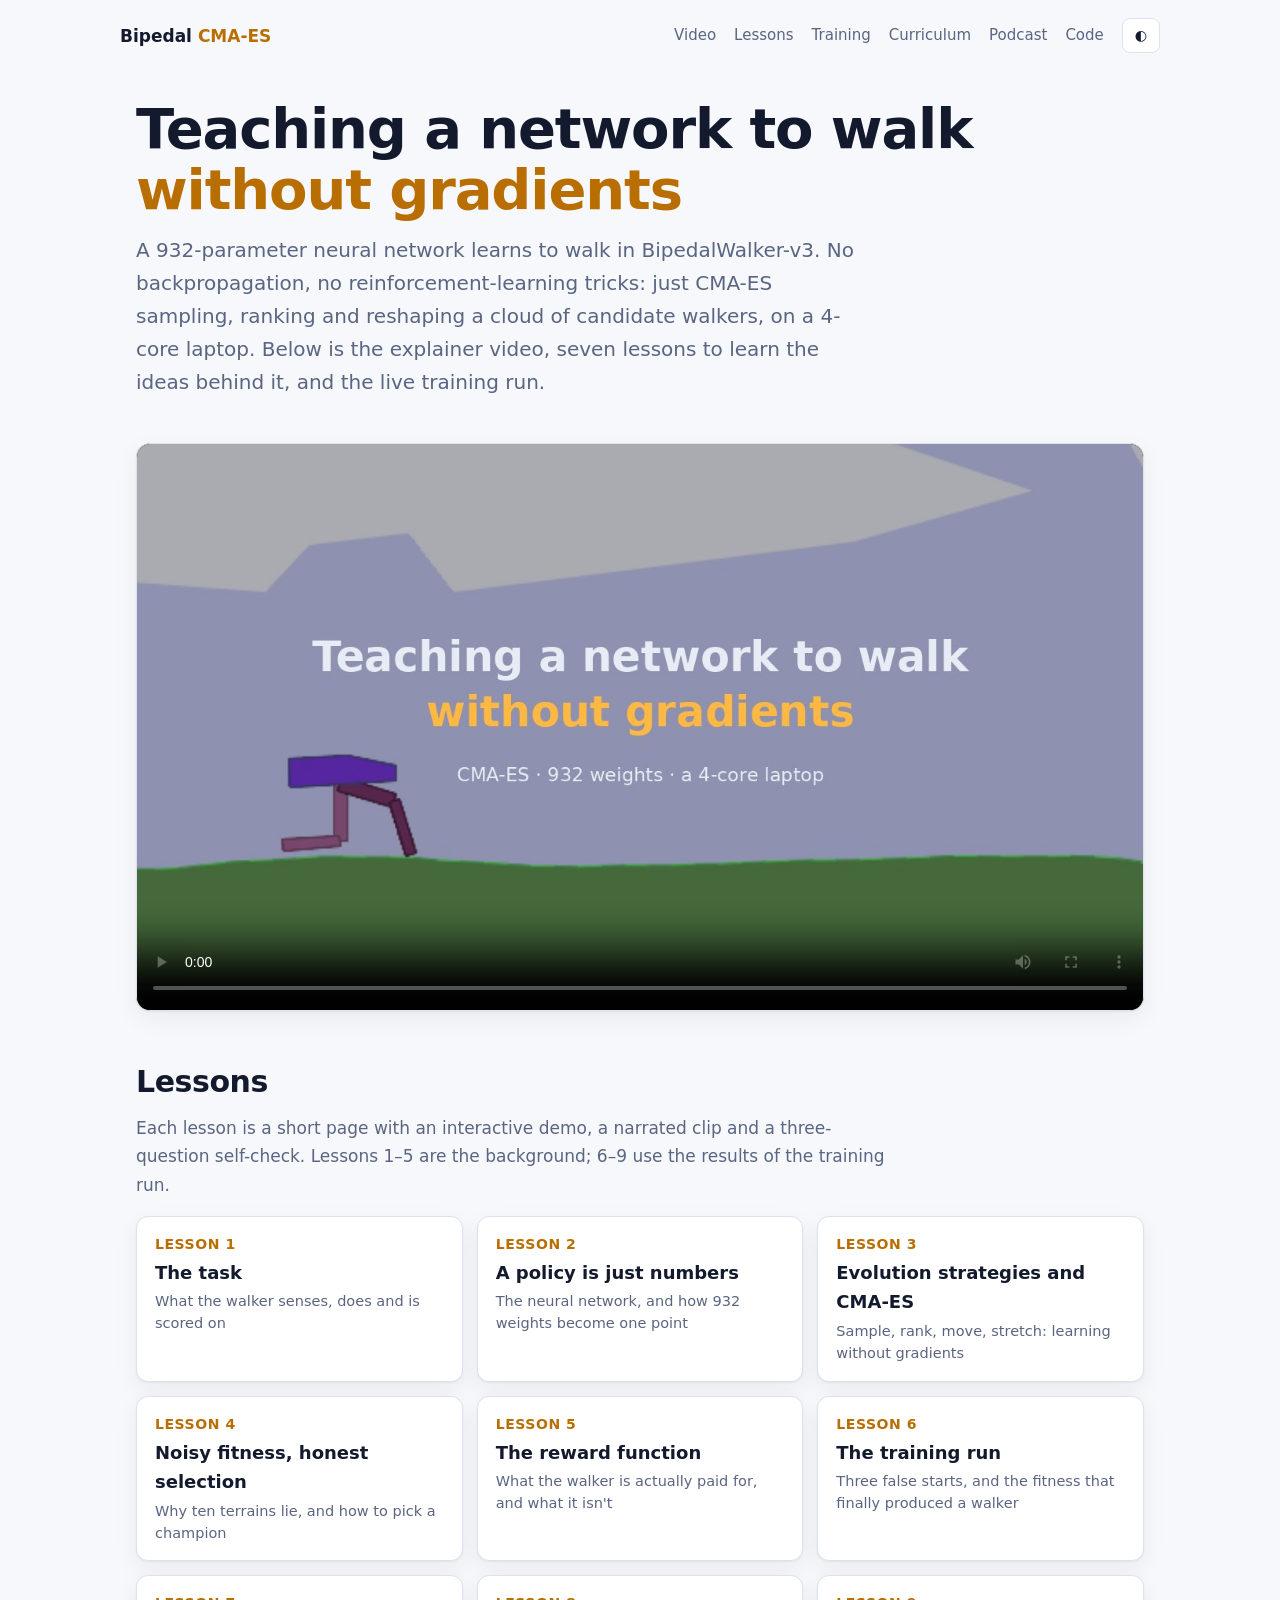
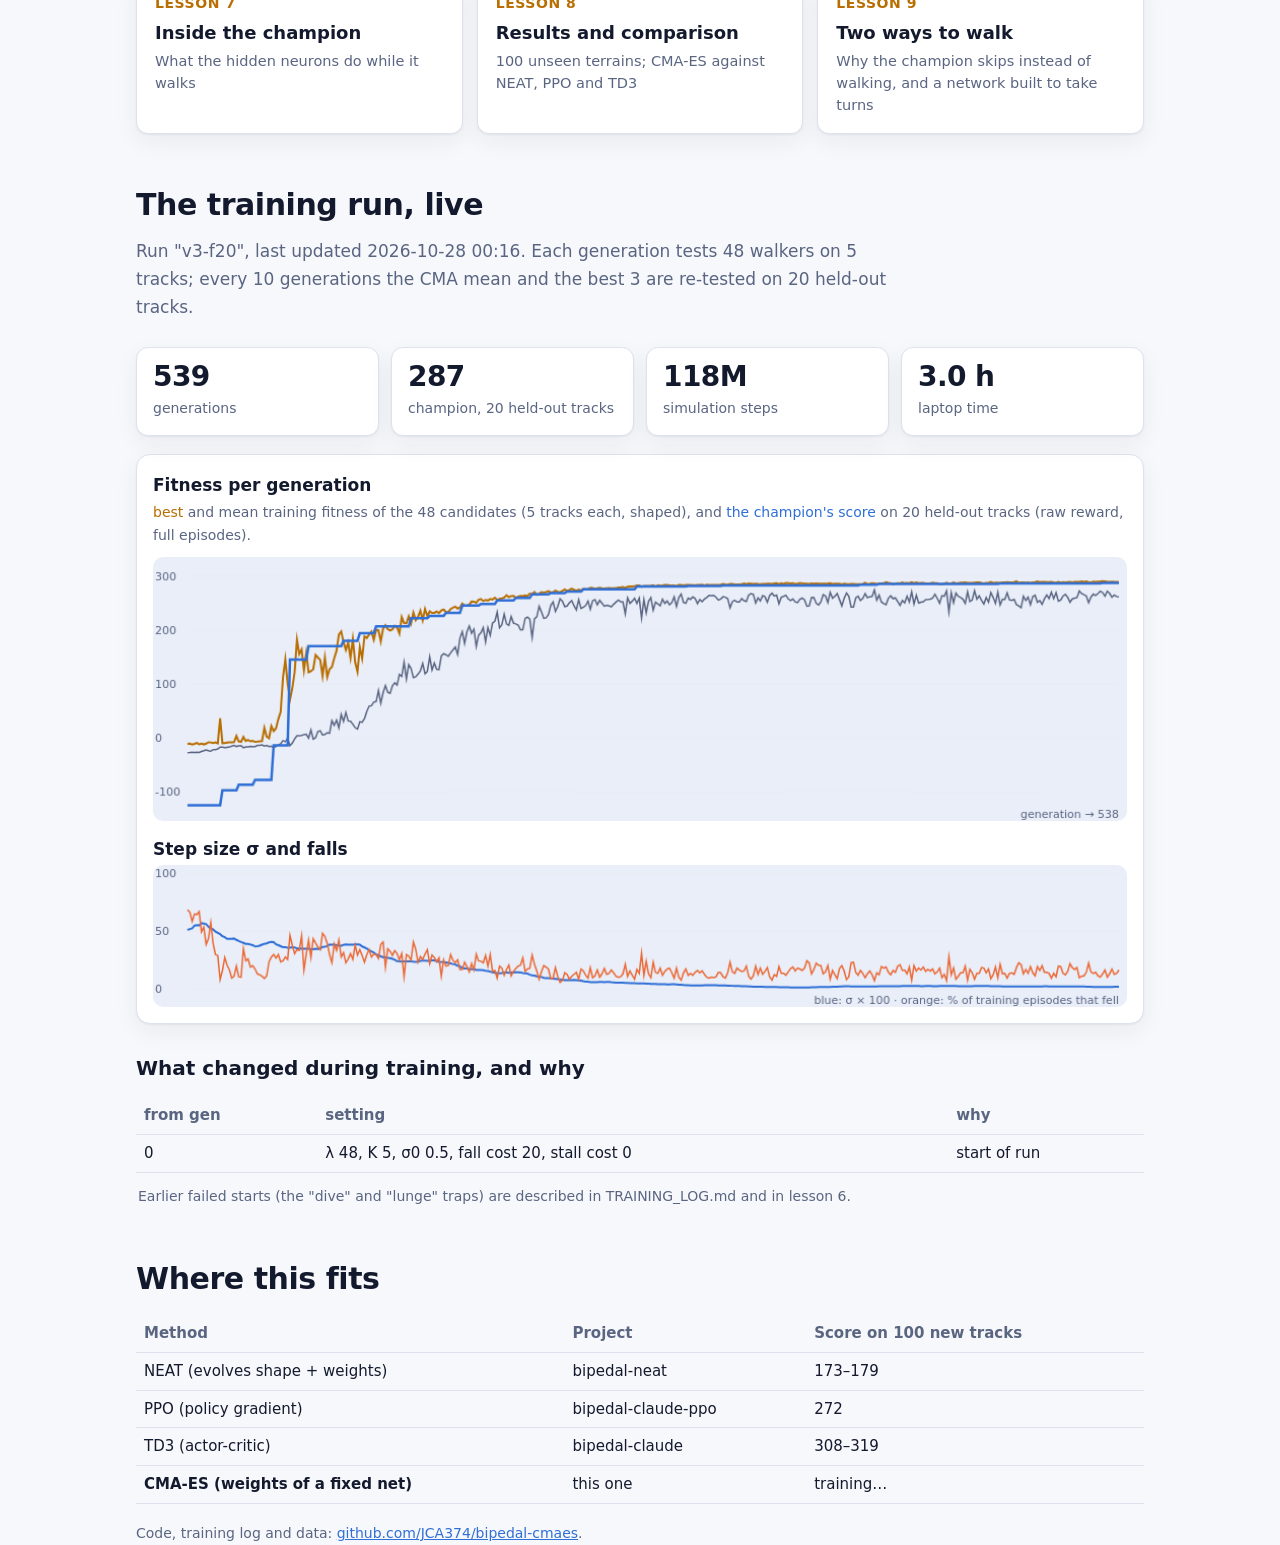
<file: docs/index.html>
<!doctype html>
<html lang="en">
<head>
<meta charset="utf-8">
<meta name="viewport" content="width=device-width, initial-scale=1">
<title>Bipedal CMA-ES</title>
<meta name="description" content="Evolving a neural network that walks, with CMA-ES. A narrated explainer video and seven interactive lessons.">
<link rel="stylesheet" href="assets/style.css">
<script src="assets/site.js"></script>
<script src="assets/walker.js"></script>
</head>
<body data-root=".">
<header id="top"></header>
<main class="wrap">

<div class="hero">
  <h1>Teaching a network to walk <em>without gradients</em></h1>
  <p class="lede">A 932-parameter neural network learns to walk in BipedalWalker-v3. No backpropagation, no
  reinforcement-learning tricks: just CMA-ES sampling, ranking and reshaping a cloud of candidate walkers, on a 4-core laptop.
  Below is the explainer video, seven lessons to learn the ideas behind it, and the live training run.</p>
</div>

<section id="video" style="padding-top:10px">
  <div id="video-slot"><div class="placeholder"><b>The explainer video is coming.</b><br>
    It's rendered once training finishes, from the real run. In the meantime, lessons 1–5 cover everything you need to follow it.</div></div>
</section>

<section id="lessons">
  <h2>Lessons</h2>
  <p class="intro">Each lesson is a short page with an interactive demo, a narrated clip and a three-question self-check.
  Lessons 1–5 are the background; 6–9 use the results of the training run.</p>
  <div class="lessons" id="lesson-list"></div>
</section>

<section id="training">
  <h2>The training run, live</h2>
  <p class="intro" id="tr-intro">Loading…</p>
  <div class="stats" id="tr-stats"></div>
  <div class="demo">
    <p class="demo-title">Fitness per generation</p>
    <p class="demo-sub"><span style="color:var(--accent)">best</span> and <span style="color:var(--muted)">mean</span> training fitness of the 48 candidates (5 tracks each, shaped),
    and <span style="color:var(--blue)">the champion's score</span> on 20 held-out tracks (raw reward, full episodes).</p>
    <canvas id="curve"></canvas>
    <p class="demo-title" style="margin-top:14px">Step size σ and falls</p>
    <canvas id="sig"></canvas>
  </div>
  <h3>What changed during training, and why</h3>
  <div id="history"></div>
</section>

<section>
  <h2>Where this fits</h2>
  <table class="t">
    <tr><th>Method</th><th>Project</th><th>Score on 100 new tracks</th></tr>
    <tr><td>NEAT (evolves shape + weights)</td><td>bipedal-neat</td><td>173–179</td></tr>
    <tr><td>PPO (policy gradient)</td><td>bipedal-claude-ppo</td><td>272</td></tr>
    <tr><td>TD3 (actor-critic)</td><td>bipedal-claude</td><td>308–319</td></tr>
    <tr><td><b>CMA-ES (weights of a fixed net)</b></td><td>this one</td><td id="cma-score">training…</td></tr>
  </table>
</section>
</main>
<footer class="wrap">Code, training log and data: <a href="https://github.com/JCA374/bipedal-cmaes">github.com/JCA374/bipedal-cmaes</a>.</footer>

<script>
(async function () {
  try { if ((await fetch("video/explainer.mp4", { method: "HEAD" })).ok)
    document.getElementById("video-slot").innerHTML = `<div class="video-card"><video controls preload="metadata" poster="video/explainer.jpg">
      <source src="video/explainer.mp4" type="video/mp4"><track kind="captions" src="video/explainer.vtt" srclang="en" label="English" default></video></div>`;
  } catch (e) {}
  let d;
  try { d = await (await fetch("data/progress.json")).json(); } catch (e) { document.getElementById("tr-intro").textContent = "No training data yet."; return; }
  const ch = d.champion || {};
  document.getElementById("tr-intro").textContent =
    `Run "${d.run}", last updated ${d.updated}. Each generation tests 48 walkers on 5 tracks; every 10 generations the CMA mean and the best 3 are re-tested on 20 held-out tracks.`;
  const stat = (b, s) => `<div class="stat"><b>${b}</b><span>${s}</span></div>`;
  document.getElementById("tr-stats").innerHTML =
    stat(d.generation, "generations") + stat(ch.mean != null ? ch.mean.toFixed(0) : "–", "champion, 20 held-out tracks") +
    stat((d.env_steps / 1e6).toFixed(0) + "M", "simulation steps") + stat(d.hours.toFixed(1) + " h", "laptop time");
  const cv = document.getElementById("curve"), ctx = setupCanvas(cv, 960, 260);
  const sv = document.getElementById("sig"), sctx = setupCanvas(sv, 960, 140);
  function draw() {
    const c = d.curve, champ = []; let last = null;
    for (const p of c) { if (p.champ != null) last = p.champ; champ.push(last ?? NaN); }
    const firstChamp = champ.findIndex(v => !isNaN(v));
    drawSeries(cv, ctx, [{ ys: c.map(p => p.mean), color: css("--muted"), width: 1.5 }, { ys: c.map(p => p.best), color: css("--accent") },
      { ys: champ.map((v, i) => i < firstChamp ? champ[firstChamp] : v), color: css("--blue"), width: 2.5 }], null,
      { lo: Math.min(-120, ...c.map(p => p.mean)), hi: Math.max(320, ...c.map(p => p.best)), ticks: [-100, 0, 100, 200, 300], xlabel: `generation → ${c[c.length - 1].g}` });
    drawSeries(sv, sctx, [{ ys: c.map(p => p.sigma * 100), color: css("--blue") }, { ys: c.map(p => p.falls * 100), color: css("--neg"), width: 1.5 }], null,
      { lo: 0, hi: 100, ticks: [0, 50, 100], xlabel: "blue: σ × 100 · orange: % of training episodes that fell" });
  }
  draw(); window.addEventListener("themechange", draw);
  document.getElementById("history").innerHTML = '<table class="t"><tr><th>from gen</th><th>setting</th><th>why</th></tr>' +
    d.history.map(h => `<tr><td>${h.generation}</td><td>λ ${h.popsize}, K ${h.k}, σ0 ${h.sigma0}, fall cost ${h.fall_cost}, stall cost ${h.stall_penalty}</td><td>${h.reason || "start of run"}</td></tr>`).join("") +
    '</table><p class="note">Earlier failed starts (the "dive" and "lunge" traps) are described in TRAINING_LOG.md and in lesson 6.</p>';
})();
</script>
</body>
</html>
</file>
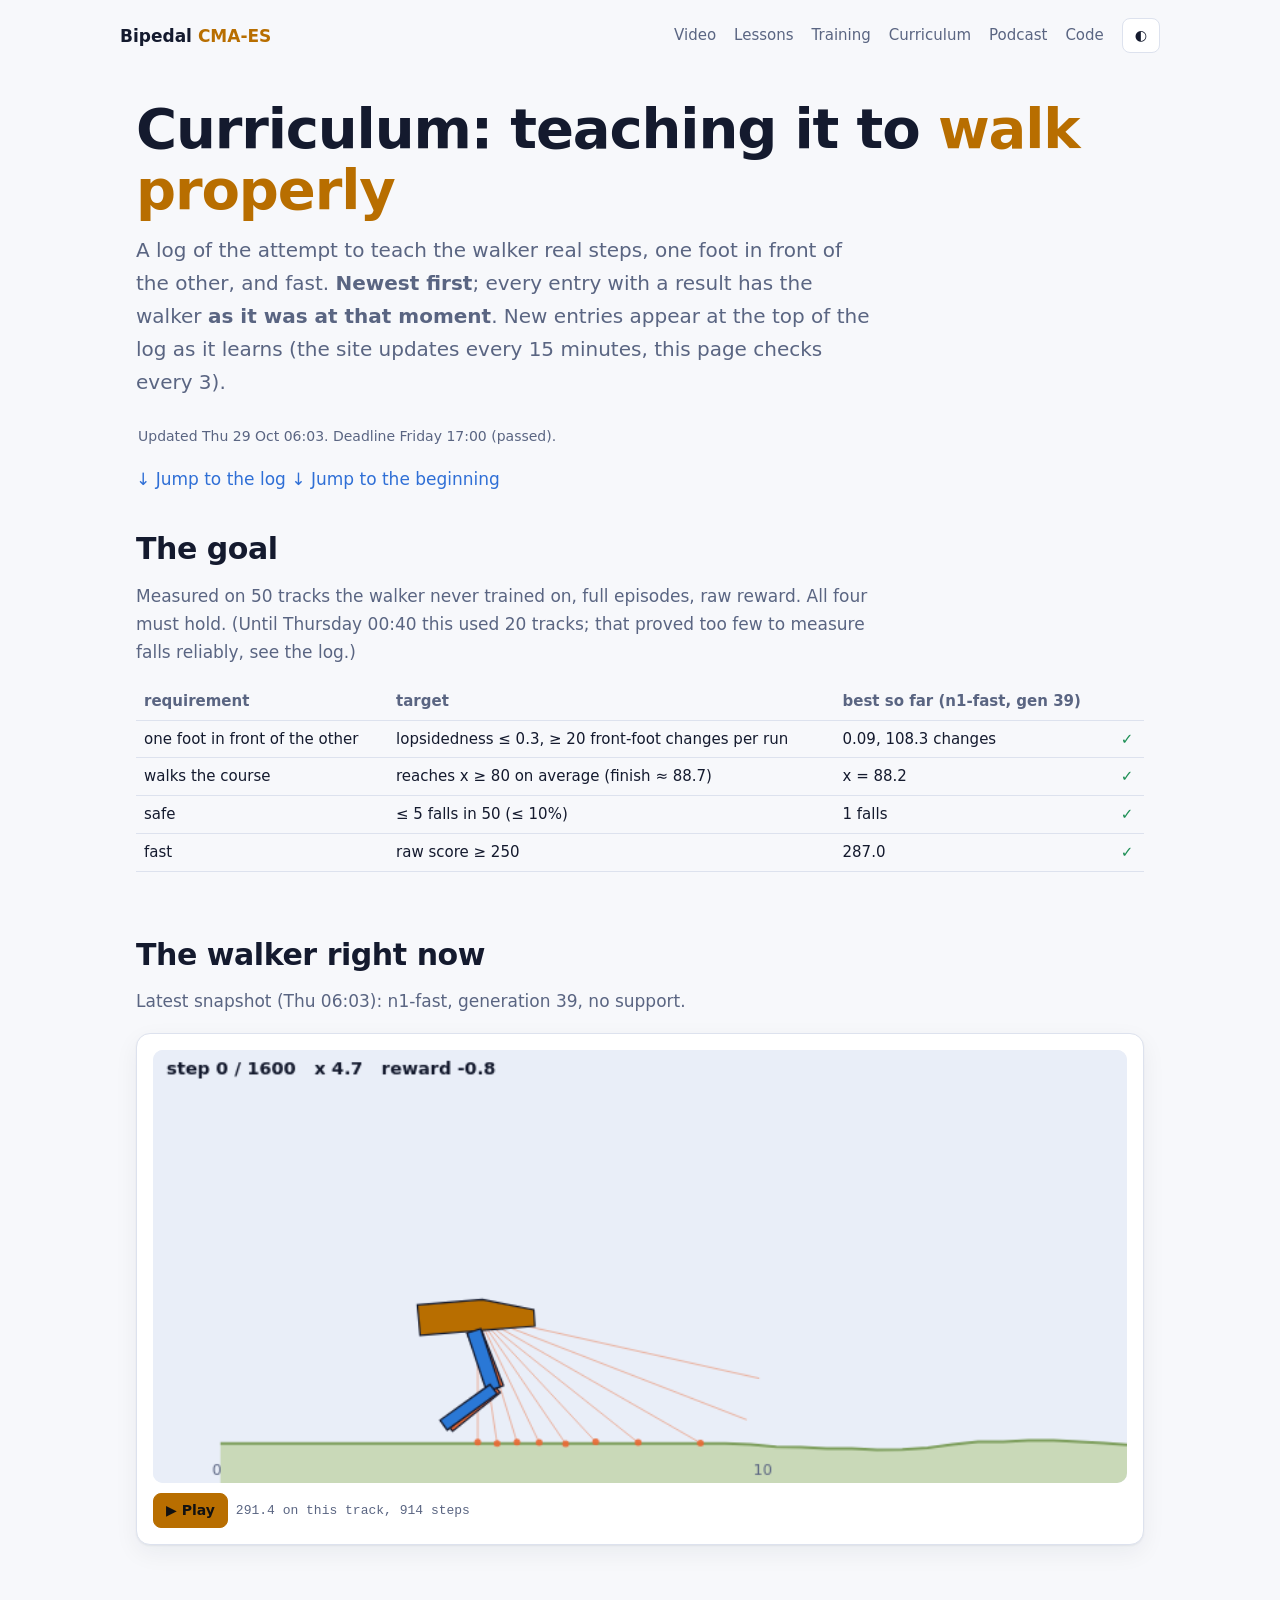
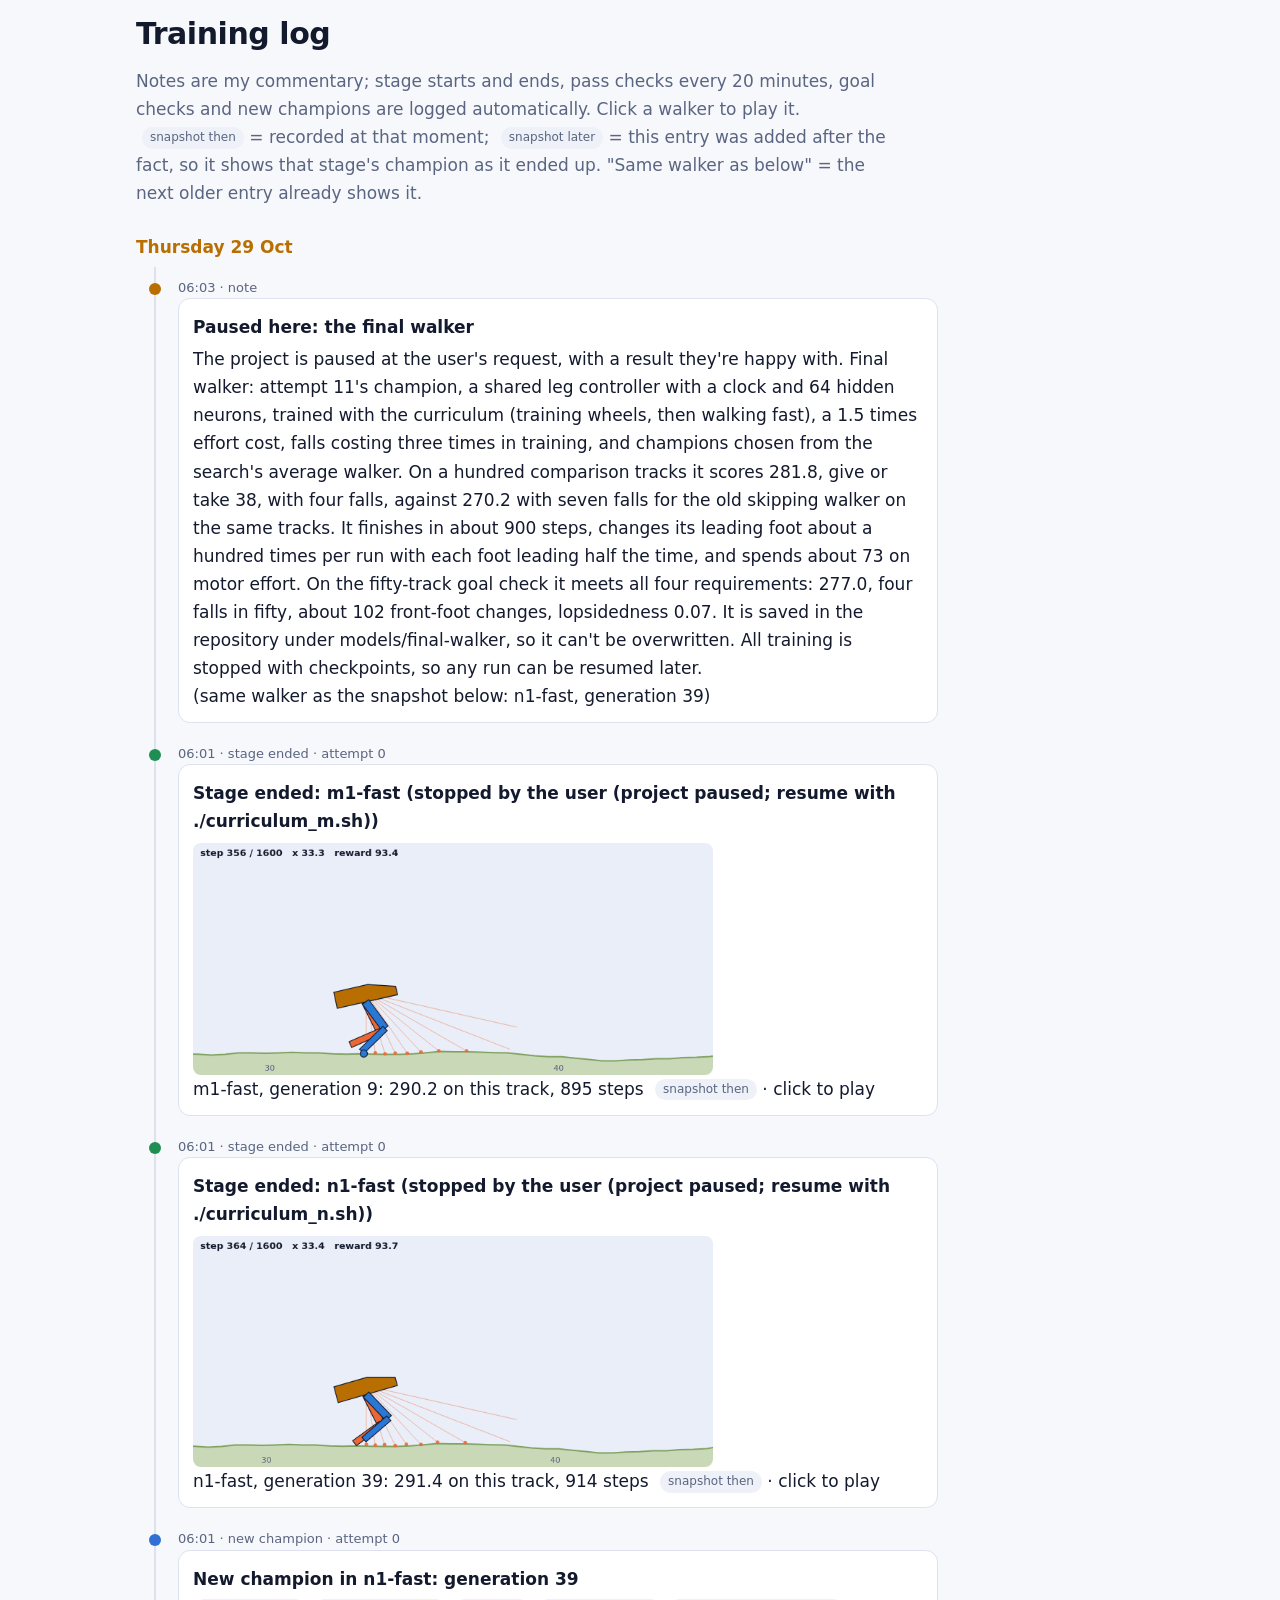
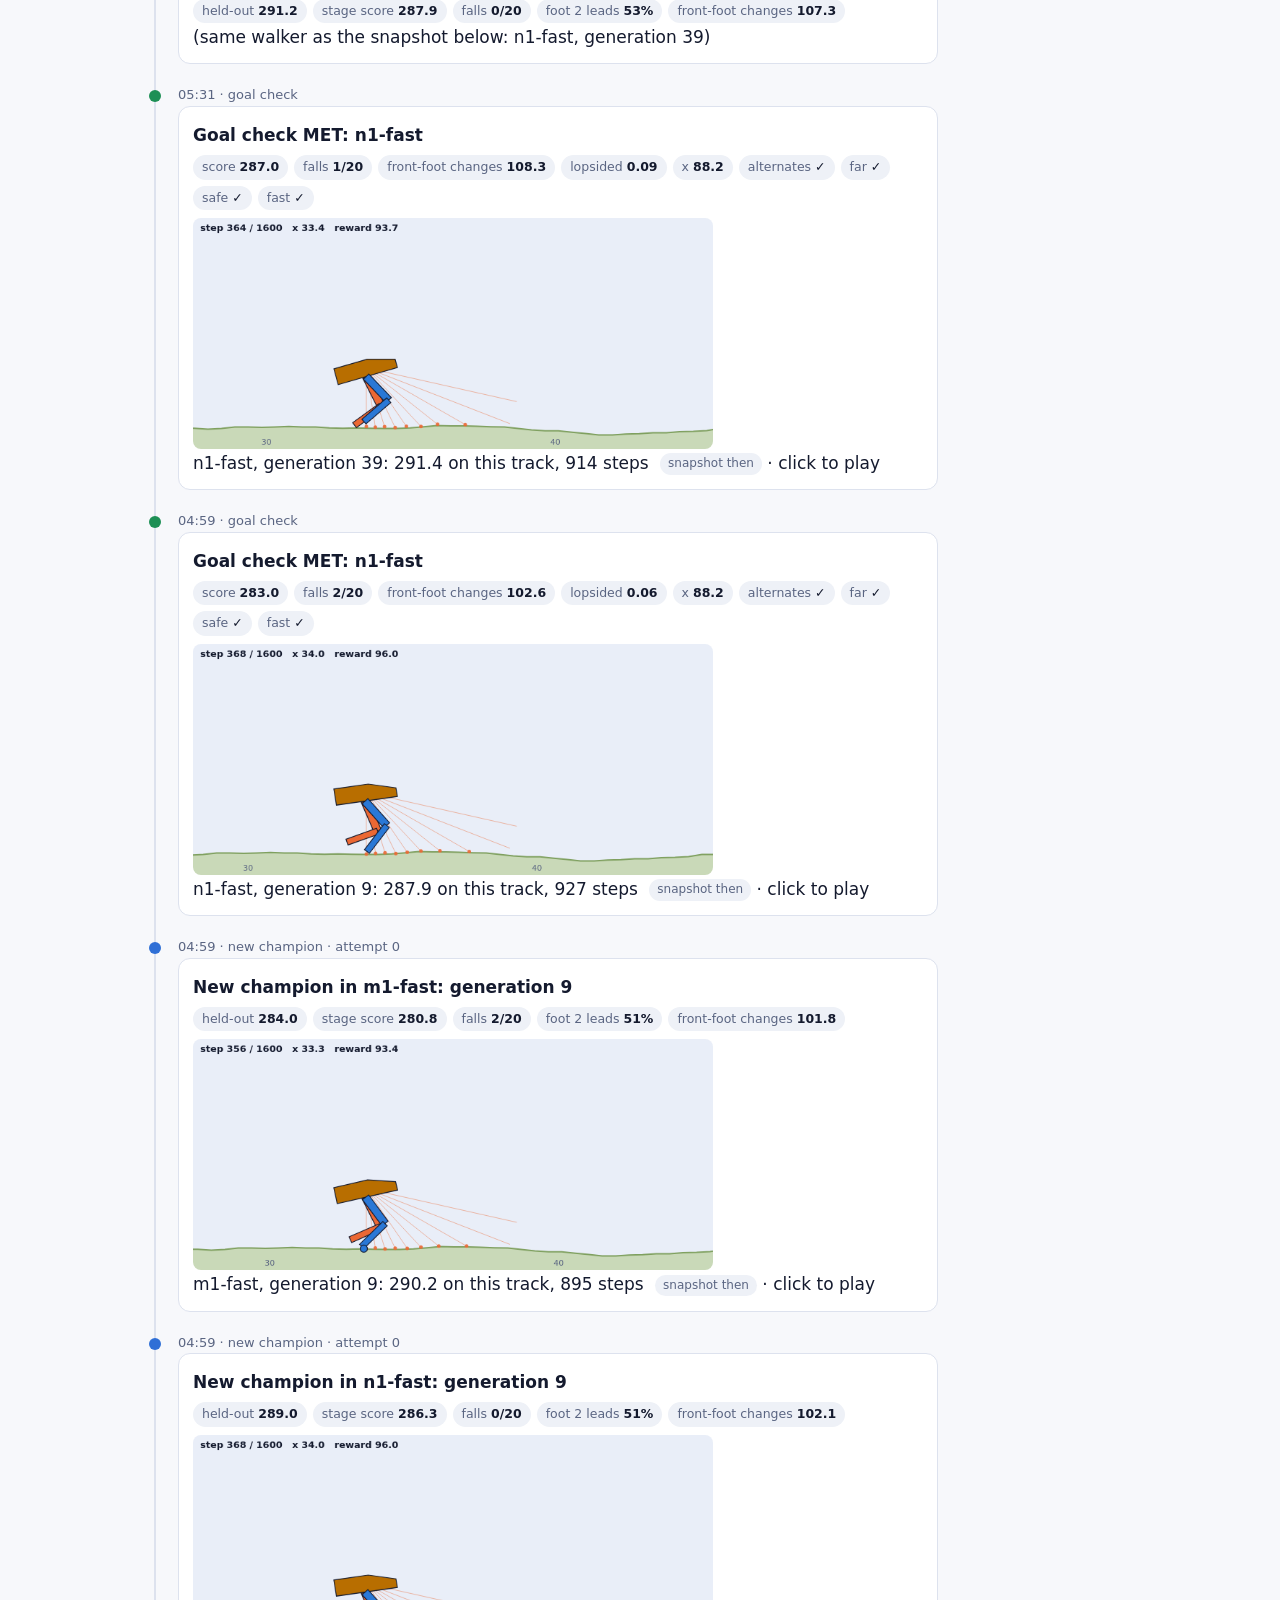
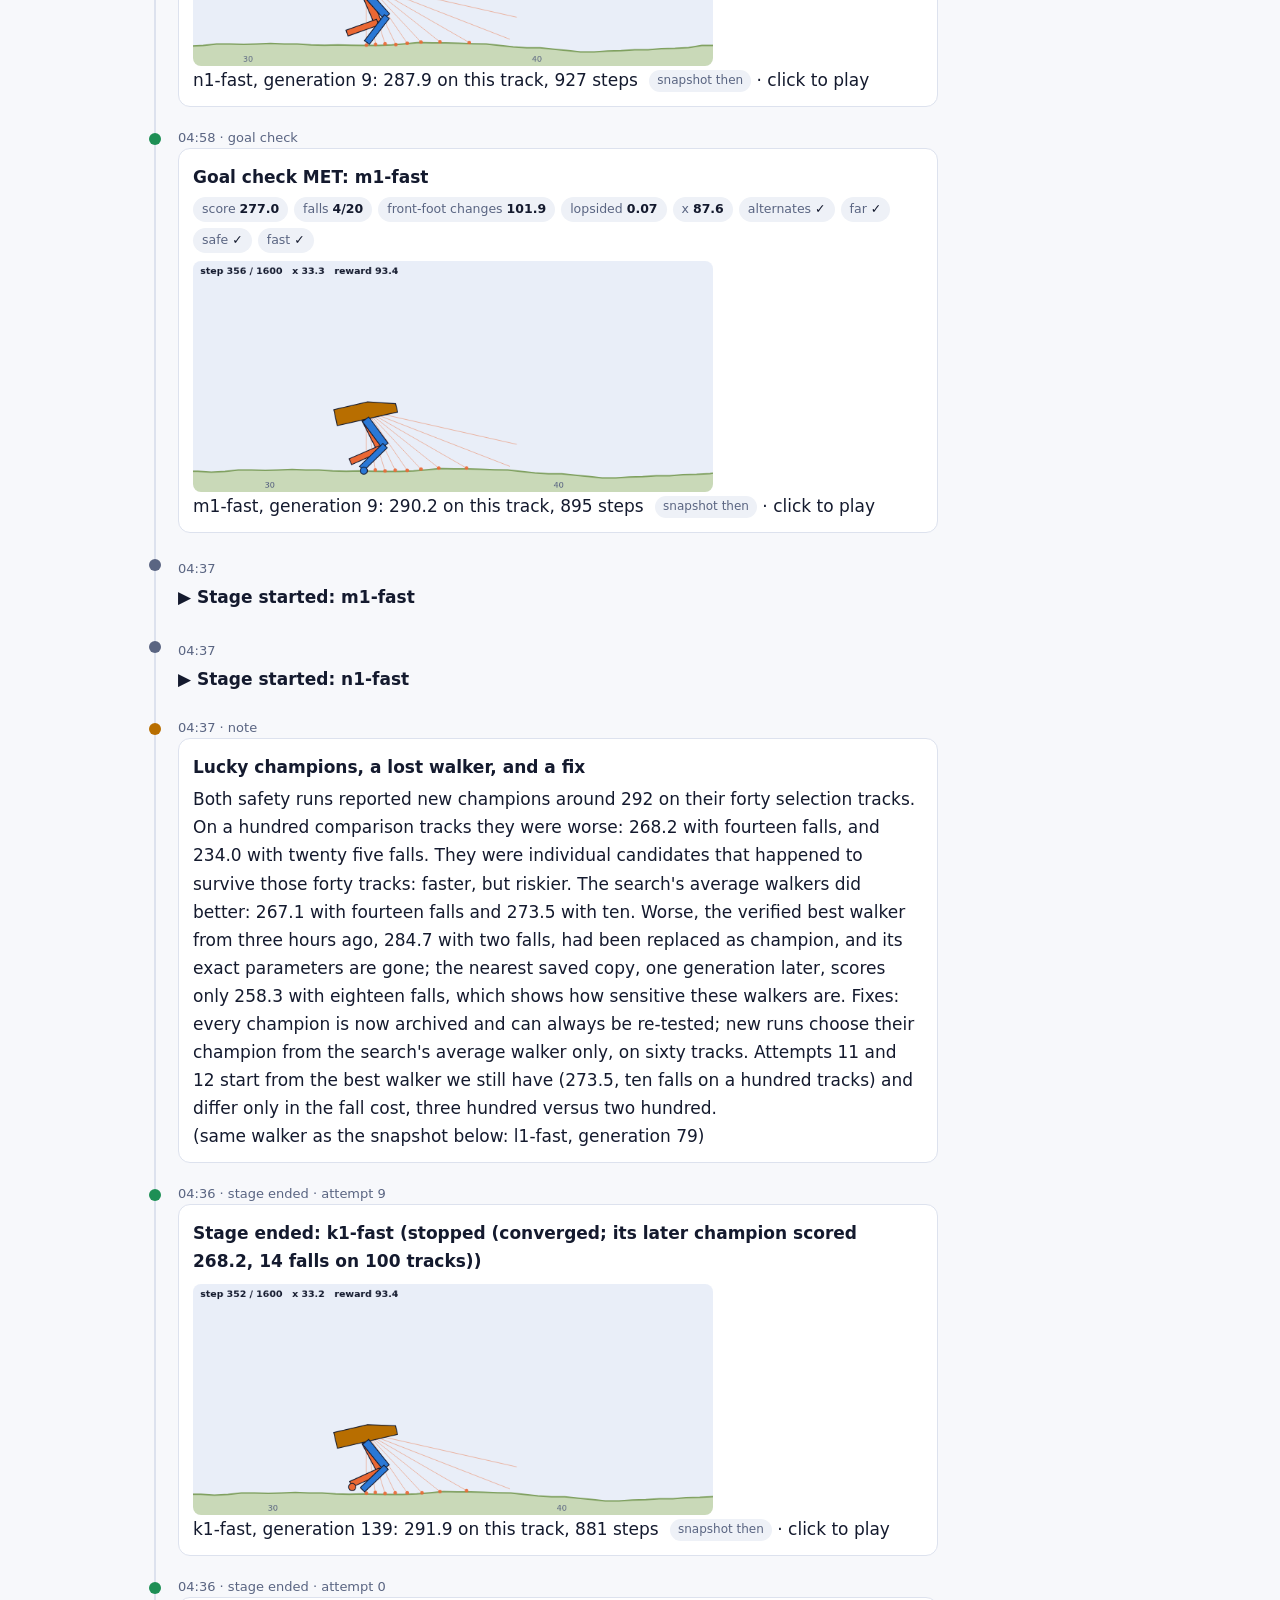
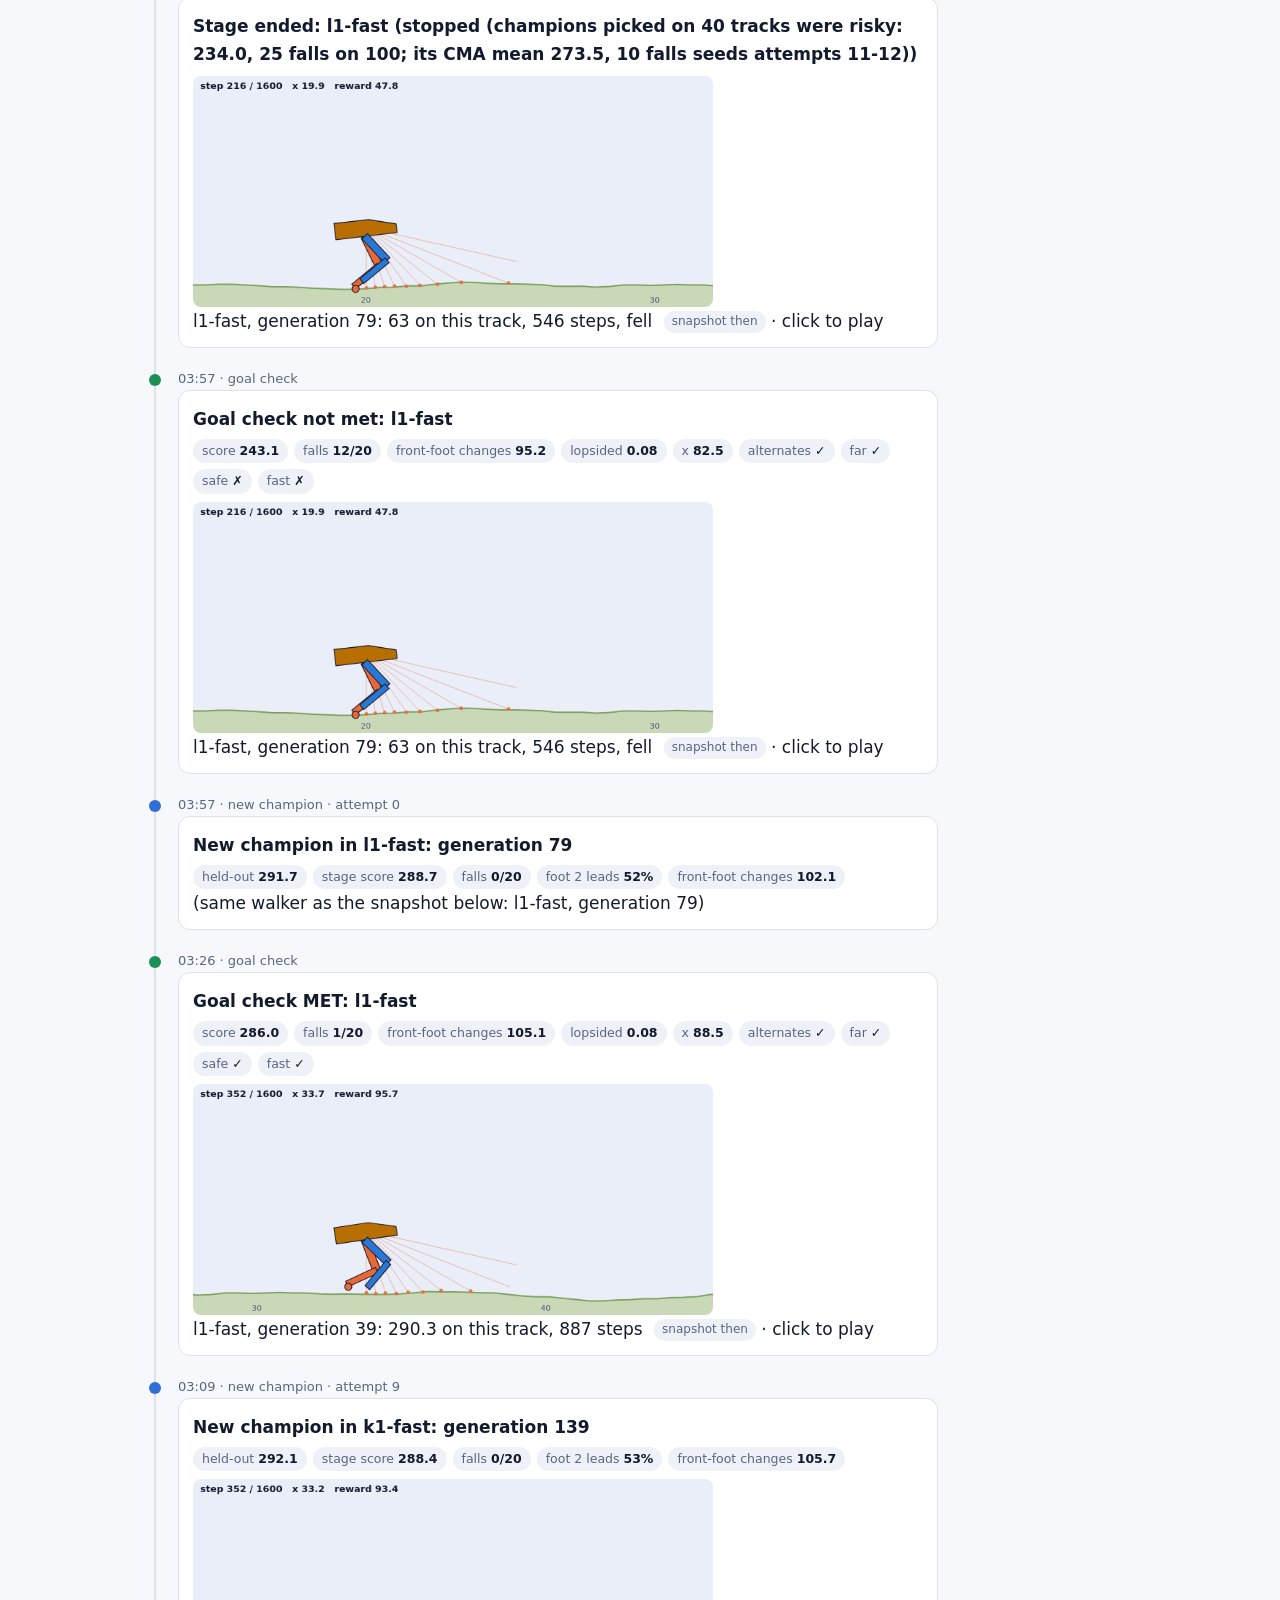
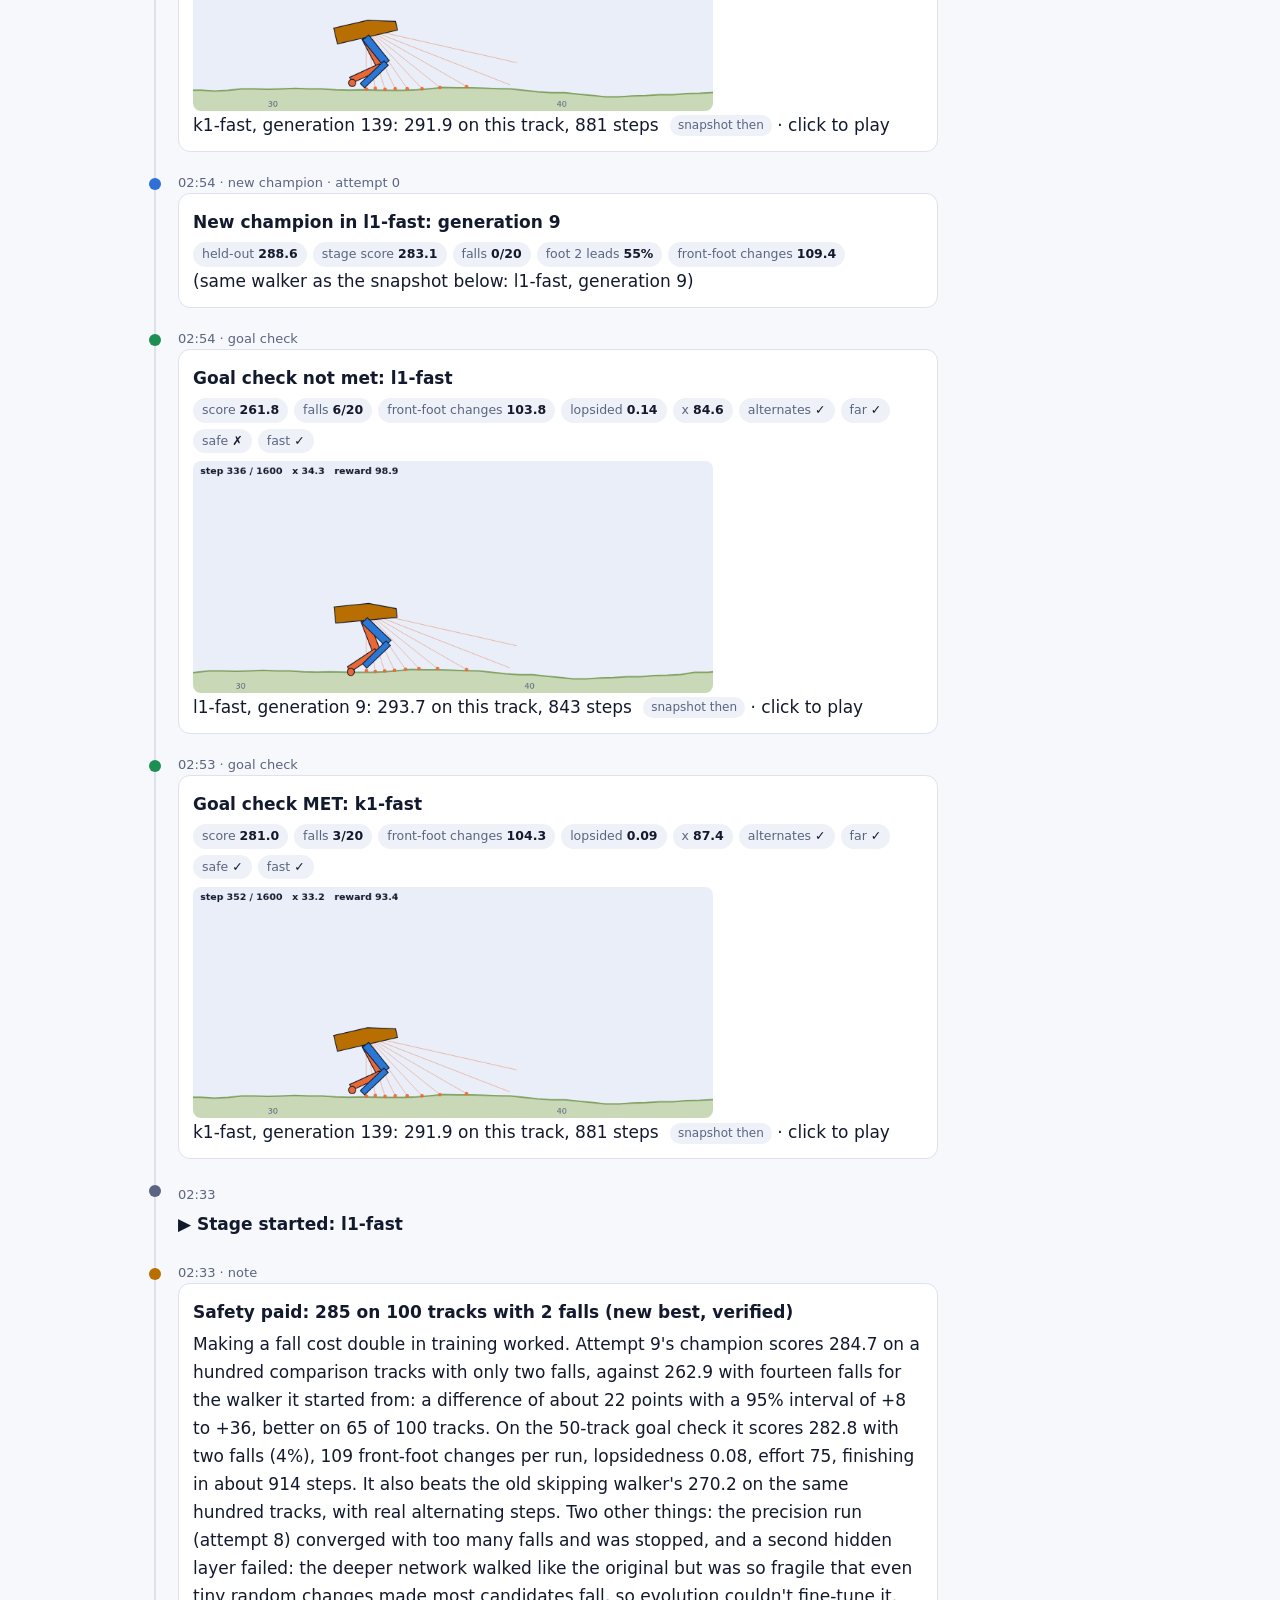
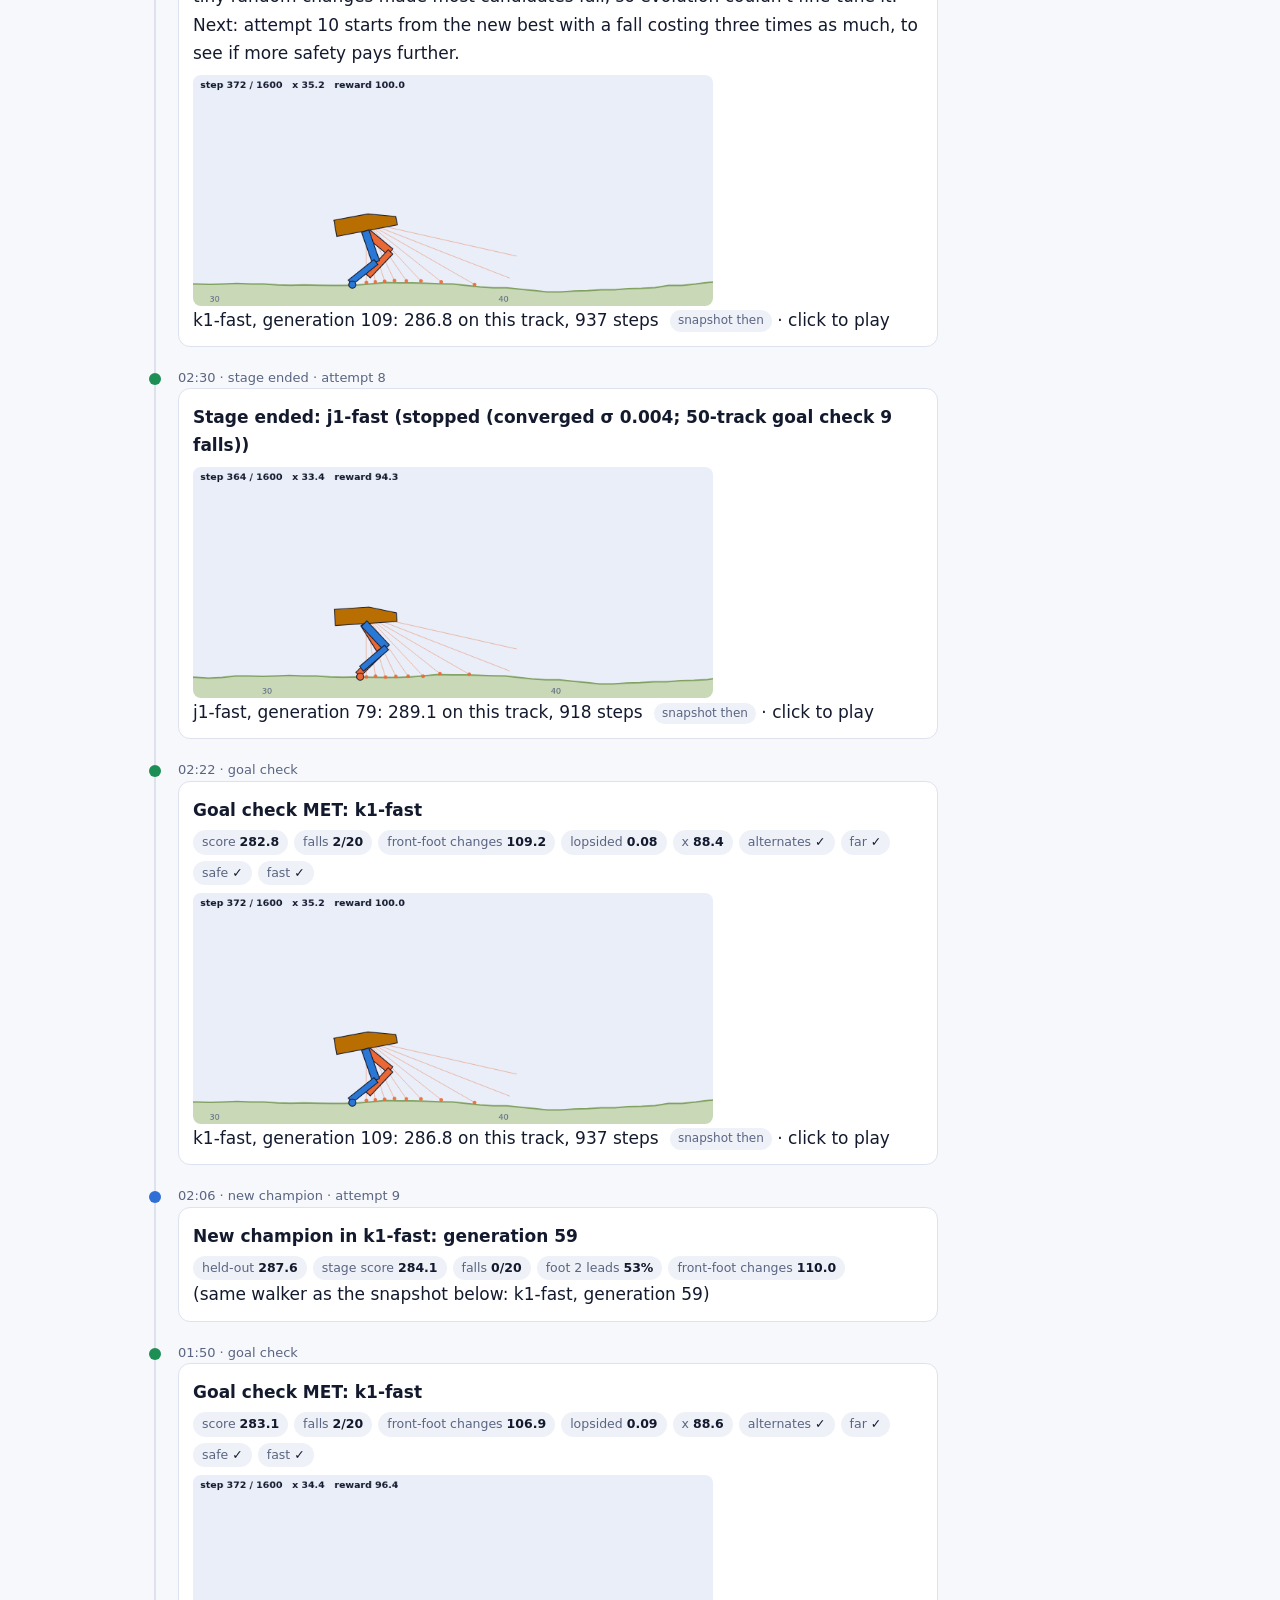
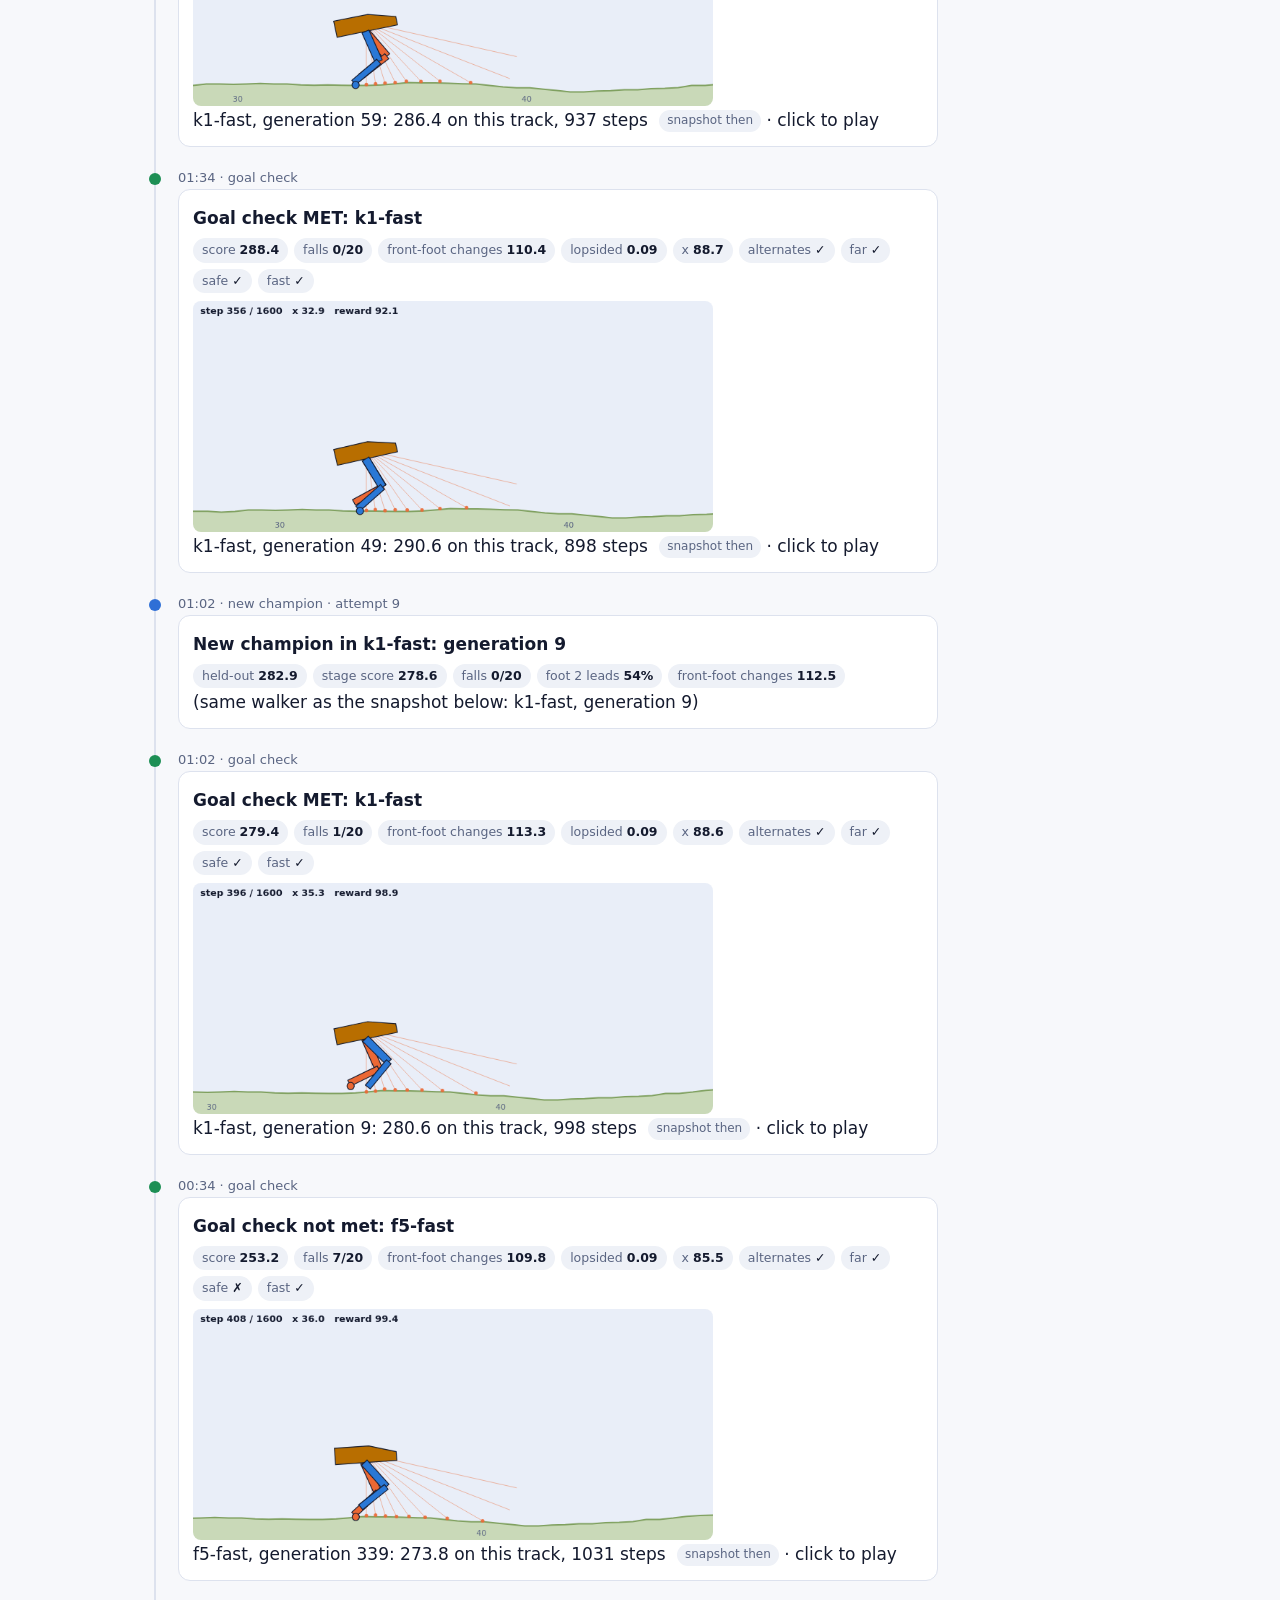
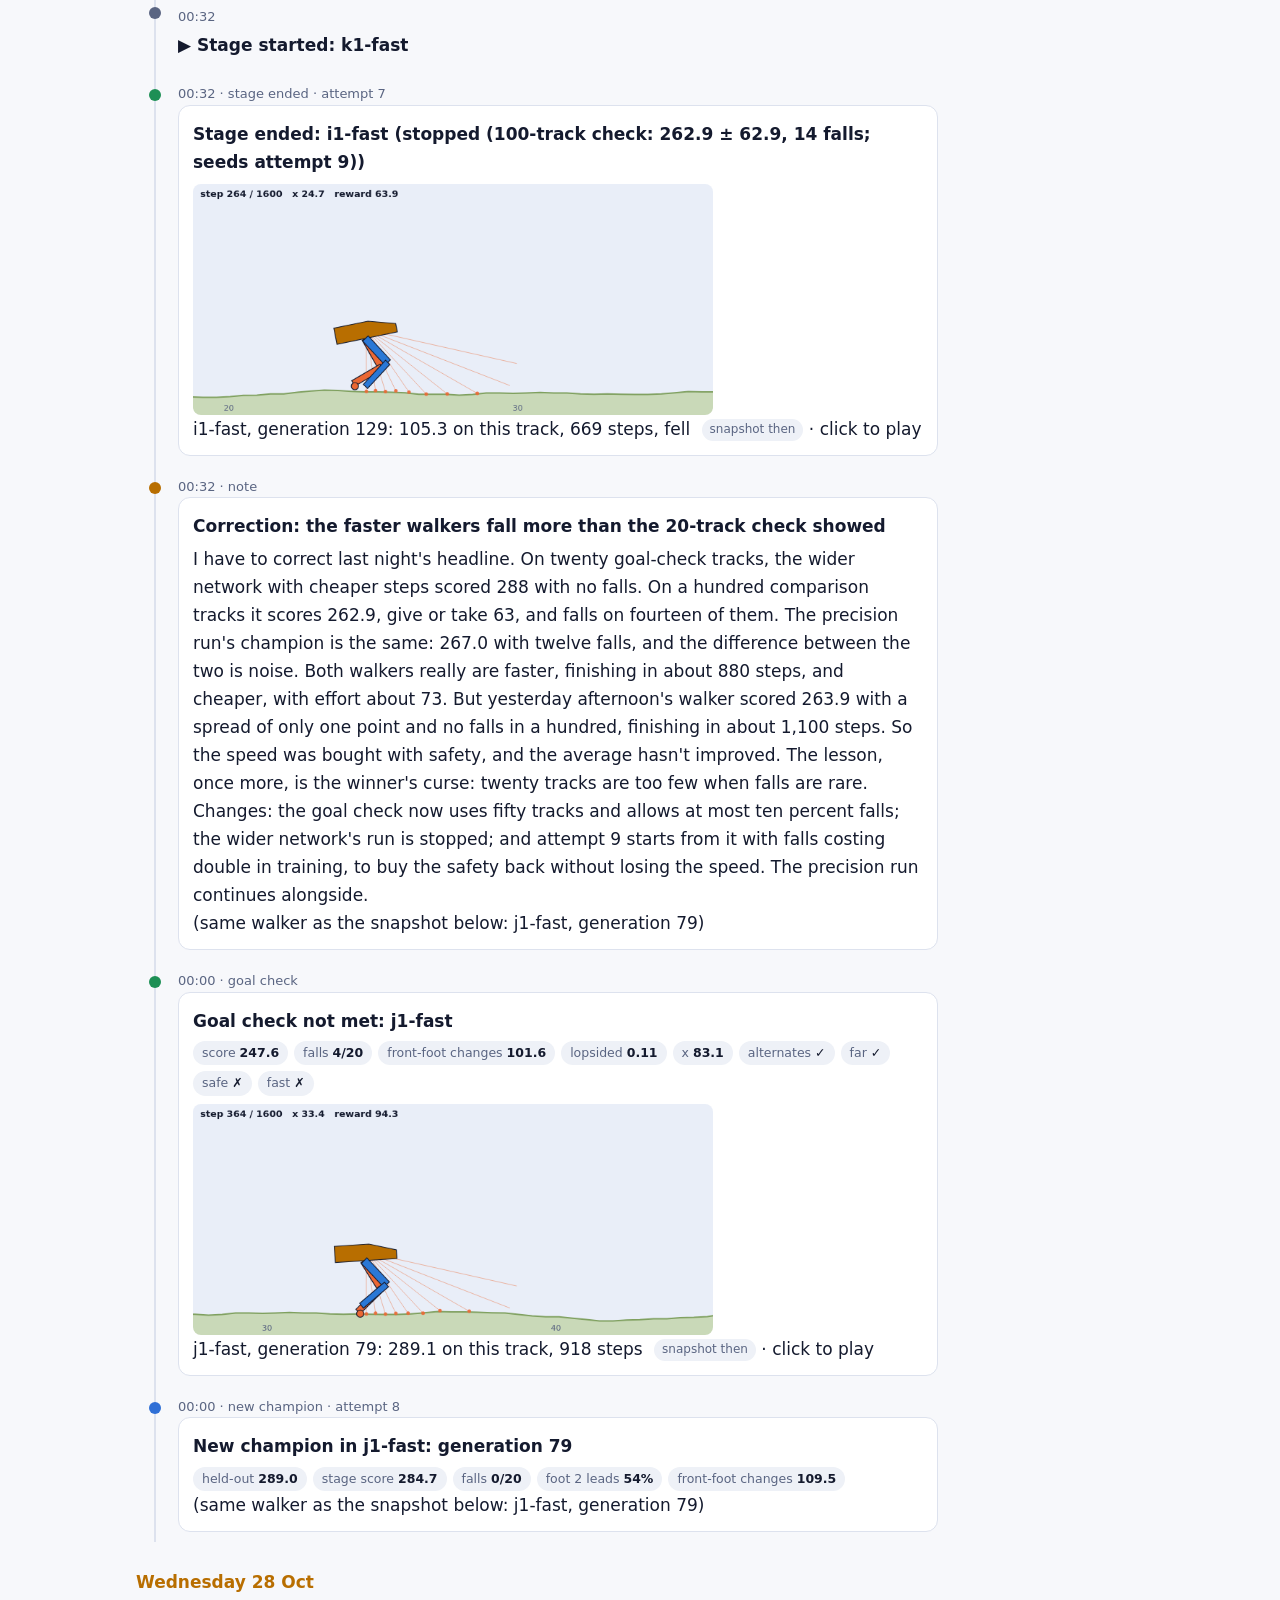
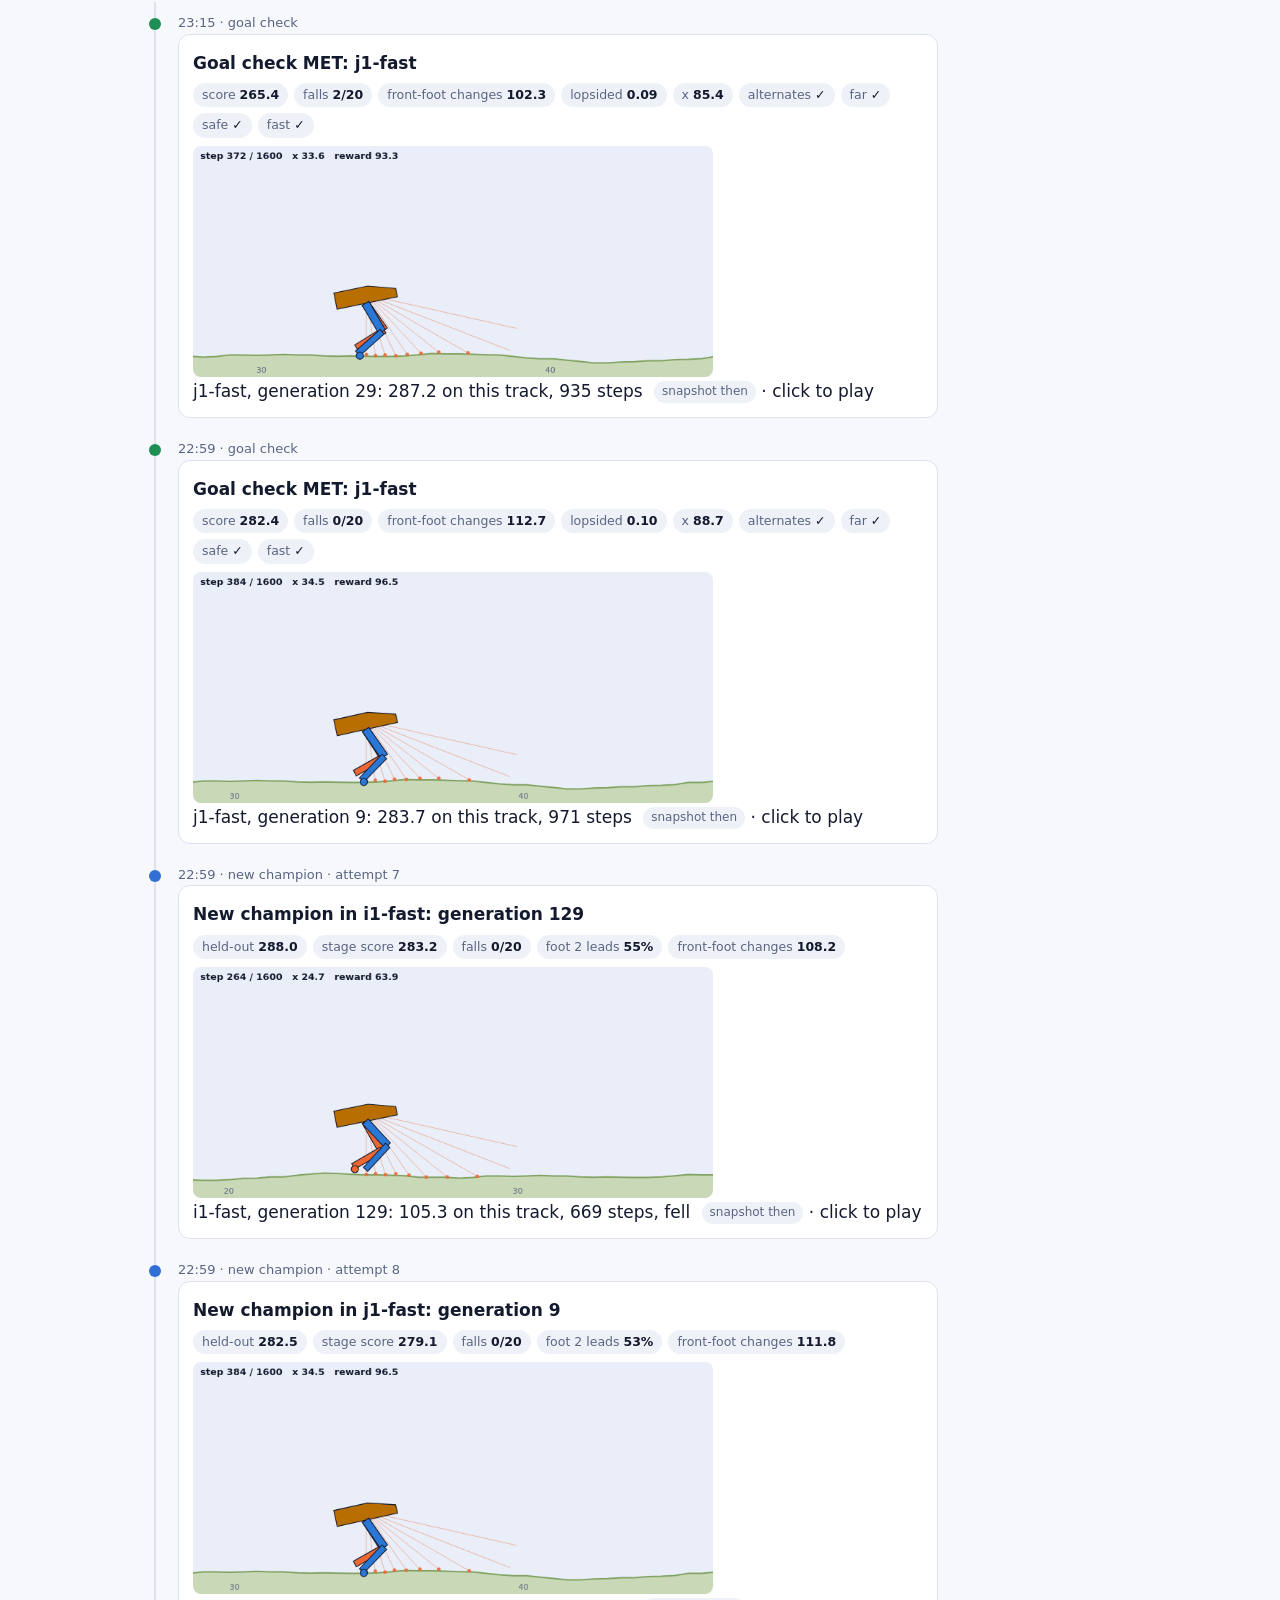
<file: docs/curriculum/index.html>
<!doctype html>
<html lang="en">
<head>
<meta charset="utf-8">
<meta name="viewport" content="width=device-width, initial-scale=1">
<title>Curriculum Training</title>
<link rel="stylesheet" href="../assets/style.css">
<script src="../assets/site.js"></script>
<script src="../assets/walker.js"></script>
<style>
  .pipeline { display: grid; grid-template-columns: repeat(4, 1fr); gap: 10px; margin: 12px 0; }
  .stagecard { background: var(--surface); border: 1px solid var(--line); border-radius: 12px; padding: 12px 14px; cursor: pointer; }
  .stagecard.sel { border-color: var(--accent); box-shadow: 0 0 0 2px color-mix(in srgb, var(--accent) 35%, transparent); }
  .stagecard h3 { margin: 2px 0 2px; font-size: 16px; }
  .stagecard p { margin: 0; color: var(--muted); font-size: 13px; line-height: 1.45; }
  .badge { display: inline-block; font-size: 12px; font-weight: 600; border-radius: 999px; padding: 1px 9px; background: var(--surface-2); }
  .b-passed { background: color-mix(in srgb, var(--green) 25%, var(--surface)); }
  .b-running { background: color-mix(in srgb, var(--blue) 25%, var(--surface)); }
  .b-plateau, .b-timecap { background: color-mix(in srgb, var(--accent) 30%, var(--surface)); }
  .b-failed { background: color-mix(in srgb, var(--red) 25%, var(--surface)); }
  .goalrow td:last-child { font-weight: 700; }
  .ok { color: var(--green); } .no { color: var(--red); }
  .spec { background: var(--surface); border: 1px solid var(--line); border-radius: 12px; padding: 14px 18px; margin: 12px 0; }
  .spec h3 { margin: 0 0 4px; }
  .spec .formula { font-family: ui-monospace, Menlo, Consolas, monospace; font-size: 13.5px; background: var(--surface-2); border-radius: 8px; padding: 8px 10px; margin: 8px 0; }
  .spec table.t td:first-child { white-space: nowrap; font-weight: 600; }
  .spec .meta { display: grid; grid-template-columns: 1fr 1fr; gap: 6px 18px; font-size: 14px; margin-top: 8px; }
  .spec .meta b { color: var(--muted); font-weight: 600; display: block; font-size: 12.5px; }
  .expect { border-left: 4px solid var(--green); padding: 4px 10px; margin: 6px 0; }
  .risk { border-left: 4px solid var(--red); padding: 4px 10px; margin: 6px 0; }
  @media (max-width: 760px) { .spec .meta { grid-template-columns: 1fr; } }
  .howto { margin-top: 40px; } .howto > summary { cursor: pointer; padding: 8px 0; }
  .ev { position: relative; margin: 0 0 0 18px; padding: 10px 0 10px 22px; border-left: 2px solid var(--line); }
  .ev::before { content: ""; position: absolute; left: -7px; top: 16px; width: 12px; height: 12px; border-radius: 50%; background: var(--muted); }
  .ev.t-note::before { background: var(--accent); } .ev.t-stage_end::before, .ev.t-goal::before { background: var(--green); }
  .ev.t-champion::before { background: var(--blue); } .ev.t-check::before { width: 8px; height: 8px; left: -5px; top: 15px; }
  .ev .when { color: var(--muted); font-size: 13px; } .ev h3 { margin: 2px 0 4px; font-size: 17px; }
  .ev.t-check h3 { font-size: 14px; font-weight: 500; display: inline; } .ev.t-check { padding: 4px 0 4px 22px; }
  .ev .card { background: var(--surface); border: 1px solid var(--line); border-radius: 12px; padding: 12px 14px; max-width: 760px; }
  .ev canvas { margin-top: 8px; cursor: pointer; border-radius: 8px; max-width: 520px; }
  .chips { display: flex; flex-wrap: wrap; gap: 6px; margin-top: 6px; }
  .chip { font-size: 12.5px; background: var(--surface-2); border-radius: 999px; padding: 2px 9px; color: var(--muted); } .chip b { color: var(--text); }
  .dayhead { margin: 26px 0 6px; font-weight: 700; color: var(--accent); }
  .journal .entry { border-left: 3px solid var(--accent); padding: 4px 0 4px 14px; margin: 14px 0; }
  .journal .entry b { display: block; }
  .journal .entry span { color: var(--muted); font-size: 13px; }
  @media (max-width: 760px) { .pipeline { grid-template-columns: 1fr 1fr; } }
</style>
</head>
<body data-root="..">
<header id="top"></header>
<main class="wrap">
  <div class="hero" style="padding-bottom:0">
    <h1>Curriculum: teaching it to <em>walk properly</em></h1>
    <p class="lede">A log of the attempt to teach the walker real steps, one foot in front of the other, and fast. <b>Newest first</b>;
    every entry with a result has the walker <b>as it was at that moment</b>. New entries appear at the top of the log as it learns
    (the site updates every 15 minutes, this page checks every 3).</p>
    <p class="note" id="status"></p>
    <p><a href="#log" class="btn" style="text-decoration:none">↓ Jump to the log</a> <a href="#latest" class="btn" style="text-decoration:none">↓ Jump to the beginning</a></p>
  </div>

  <section style="padding-top:14px">
    <h2>The goal</h2>
    <p class="intro">Measured on 50 tracks the walker never trained on, full episodes, raw reward. All four must hold.
    (Until Thursday 00:40 this used 20 tracks; that proved too few to measure falls reliably, see the log.)</p>
    <table class="t" id="goal"></table>
  </section>

  <section id="now">
    <h2>The walker right now</h2>
    <p class="intro" id="now-sub"></p>
    <div class="demo"><canvas id="now-world"></canvas>
      <div class="controls"><button class="btn primary" id="now-play">▶ Play</button><span class="readout" id="now-info"></span></div></div>
  </section>

  <section>
    <h2>Training log</h2>
    <p class="intro">Notes are my commentary; stage starts and ends, pass checks every 20 minutes, goal checks and new champions are logged automatically.
    Click a walker to play it. <span class="tag">snapshot then</span> = recorded at that moment; <span class="tag">snapshot later</span> = this entry was added
    after the fact, so it shows that stage's champion as it ended up. "Same walker as below" = the next older entry already shows it.</p>
    <div id="log"></div>
    <div id="latest"></div>
  </section>

  <details class="howto"><summary><h2 style="display:inline">How the curriculum works</h2> (rewards, stages, curves)</summary>
  <section>
    <h2>What each stage pays for</h2>
    <p class="intro">The training reward of every stage, exactly as <code>train.py</code> computes it, scored per episode and averaged over 5 tracks.
    Reported results everywhere else use the real game reward. Each stage also has an expected outcome and the shortcut it might take instead.
    (<a href="../lessons/the-reward/index.html">Lesson 5</a> explains the game's own reward.)</p>
    <div id="specs"></div>
  </section>

  <section>
    <h2>The stages</h2>
    <p class="intro">Each stage has its own training reward and a pass test on 20 held-out tracks. It starts from the previous stage's champion,
    and moves on when it passes, when training plateaus, or at its time cap. <b>Click a stage</b> to see its champion walk and its training curves.</p>
    <div id="attempts"></div>
  </section>

  <section id="detail" style="display:none">
    <h2 id="d-title"></h2>
    <p class="intro" id="d-sub"></p>
    <div class="demo">
      <canvas id="d-world"></canvas>
      <div class="controls"><button class="btn primary" id="d-play">▶ Play</button><input type="range" id="d-scrub" min="0" value="0" style="flex:1"></div>
      <canvas id="d-lead" style="margin-top:8px"></canvas>
      <p class="readout" id="d-info"></p>
    </div>
    <div class="cols">
      <div class="demo"><p class="demo-title">Training</p><p class="demo-sub"><span style="color:var(--accent)">best candidate</span>, <span style="color:var(--muted)">mean</span>,
        <span style="color:var(--blue)">champion (held-out, stage score)</span></p><canvas id="d-curve"></canvas></div>
      <div class="demo"><p class="demo-title">Gait in training</p><p class="demo-sub"><span style="color:var(--accent)">front-foot changes per episode</span>,
        <span style="color:var(--blue)">% of time foot 2 leads</span> (scaled; middle = 50%)</p><canvas id="d-gait"></canvas></div>
    </div>
    <div class="cols" id="d-spec"></div>
    <table class="t" id="d-checks"></table>
  </section>

  </details>
</main>
<footer class="wrap">Part of <a href="../index.html">Bipedal CMA-ES</a>. Code: <code>curriculum.sh</code>, <code>experiments/stage_check.py</code>, <code>experiments/goal_check.py</code>.</footer>

<script>
let D = null, sel = null;
const cx = pts => { let s = 0; for (let k = 0; k < pts.length; k += 2) s += pts[k]; return s / (pts.length / 2); };
const f = (v, d = 1) => v == null ? "–" : (+v).toFixed(d);
const badge = o => { const k = (o || "pending").replace(/\s/g, ""); return `<span class="badge b-${k}">${o || "pending"}</span>`; };
const wr = new WalkerReplay(document.getElementById("d-world"));
const lc = document.getElementById("d-lead"), lctx = setupCanvas(lc, 900, 130);
let lead = [];
wr.onFrame = (fr, i) => { drawLead(i); document.getElementById("d-scrub").value = i; };
function drawLead(i) {
  const W = 900, H = 130, n = lead.length; lctx.clearRect(0, 0, W, H); if (!n) return;
  const mx = Math.max(1, ...lead.map(Math.abs)), X = k => 30 + (W - 40) * k / Math.max(1, n - 1), Y = v => 65 - v / mx * 55;
  lctx.strokeStyle = css("--line"); lctx.beginPath(); lctx.moveTo(30, 65); lctx.lineTo(W - 10, 65); lctx.stroke();
  lctx.fillStyle = css("--muted"); lctx.font = "11px system-ui"; lctx.fillText("foot 1 ahead", 34, 12); lctx.fillText("foot 2 ahead", 34, 126);
  lctx.strokeStyle = css("--accent"); lctx.lineWidth = 2; lctx.beginPath(); lead.forEach((v, k) => (k ? lctx.lineTo : lctx.moveTo).call(lctx, X(k), Y(v))); lctx.stroke();
  if (i != null) { lctx.strokeStyle = css("--text"); lctx.lineWidth = 1; lctx.beginPath(); lctx.moveTo(X(i), 0); lctx.lineTo(X(i), H); lctx.stroke(); }
}
document.getElementById("d-play").onclick = () => { const b = document.getElementById("d-play"); if (wr.playing) { wr.pause(); b.textContent = "▶ Play"; } else { wr.play(); b.textContent = "❚❚ Pause"; } };
document.getElementById("d-scrub").oninput = e => { wr.pause(); wr.seek(+e.target.value); };

function goalTable() {
  const G = D.goal, withGoal = D.attempts.filter(a => a.goal).map(a => a.goal);
  const m = withGoal.sort((p, q) => (q.met - p.met) || (q.score - p.score))[0];   // best across attempts: met first, then score
  const row = (name, target, val, ok) => `<tr class="goalrow"><td>${name}</td><td>${target}</td><td>${val}</td><td class="${ok == null ? "" : ok ? "ok" : "no"}">${ok == null ? "–" : ok ? "✓" : "✗"}</td></tr>`;
  document.getElementById("goal").innerHTML = `<tr><th>requirement</th><th>target</th><th>${m ? `best so far (${m.run.split("/").pop()}, gen ${m.champion_gen})` : "best so far"}</th><th></th></tr>` +
    row("one foot in front of the other", `lopsidedness ≤ ${G.lopsided_max}, ≥ ${G.lead_changes_min} front-foot changes per run`, m ? `${f(m.lopsided, 2)}, ${f(m.lead_changes)} changes` : "not measured yet", m ? m.checks.alternates : null) +
    row("walks the course", `reaches x ≥ ${G.x_min} on average (finish ≈ 88.7)`, m ? `x = ${f(m.x)}` : "–", m ? m.checks.far : null) +
    row("safe", `≤ ${G.falls_max} falls in ${G.tracks || 20} (≤ 10%)`, m ? `${m.falls} falls` : "–", m ? m.checks.safe : null) +
    row("fast", `raw score ≥ ${G.score_min}`, m ? f(m.score) : "–", m ? m.checks.fast : null);
}
function attempts() {
  document.getElementById("attempts").innerHTML = D.attempts.map((a, ai) => `
    <h3>${a.title}</h3><p class="note" style="margin-top:0">${a.note || ""}</p>
    <div class="pipeline">${a.stages.map((s, si) => {
      const sm = s.summary, ch = sm && sm.champion, last = s.checks && s.checks[s.checks.length - 1];
      return `<div class="stagecard" data-a="${ai}" data-s="${si}"><div>${badge(s.outcome)}</div><h3>${si + 1}. ${s.name}</h3><p>${s.desc}</p>
        <p style="margin-top:6px">${sm ? `${sm.generations} gens · ${f(sm.hours)} h · champion ${f(ch.selection ?? ch.mean)}` : "not started"}</p>
        ${last ? `<p>last check ${last.time}: ${last.passed ? "passed" : "not yet"} (falls ${last.falls}, changes ${f(last.lead_changes)}, x ${f(last.x)})</p>` : ""}</div>`;
    }).join("")}</div>`).join("") +
    (D.extra.length ? `<h3>Comparison runs</h3><div class="pipeline">${D.extra.map((e, ei) => `<div class="stagecard" data-x="${ei}"><div>${badge("stopped")}</div><h3>${e.run}</h3>
      <p>${e.config.init_from ? "warm start from " + e.config.init_from.split("/").pop() : "from scratch"} · ${e.generations} gens · champion ${f(e.champion.selection ?? e.champion.mean)}</p></div>`).join("")}</div>` : "");
  document.querySelectorAll(".stagecard").forEach(c => c.onclick = () => {
    const s = c.dataset.x != null ? { name: D.extra[+c.dataset.x].run, run: D.extra[+c.dataset.x].run, summary: D.extra[+c.dataset.x], checks: [], outcome: "comparison" }
      : D.attempts[+c.dataset.a].stages[+c.dataset.s];
    document.querySelectorAll(".stagecard").forEach(x => x.classList.toggle("sel", x === c));
    showStage(s);
  });
}
async function showStage(s) {
  sel = s.run;
  const sm = s.summary, det = document.getElementById("detail");
  det.style.display = "";
  document.getElementById("d-title").textContent = `${s.name}: ${s.run}`;
  if (!sm) { document.getElementById("d-sub").textContent = "Not started yet."; return; }
  const ch = sm.champion, c = sm.config;
  document.getElementById("d-sub").textContent = `${sm.generations} generations, ${f(sm.hours)} h, σ ${f(sm.sigma, 3)}. Objective ${c.objective || "walk"}` +
    `${c.gait_weight ? `, gait tax ${c.gait_weight}/${c.offset_weight}${c.gait_per_distance ? " per distance" : ""}` : ""}, fall cost ${c.fall_cost}. ` +
    `Champion: generation ${ch.generation}, held-out raw ${f(ch.mean)} (stage score ${f(ch.selection)}), ${ch.falls ?? "–"} falls in 20, foot 2 in front ${ch.front2_share != null ? Math.round(ch.front2_share * 100) + "%" : "–"}.`;
  if (sm.replay) {
    wr.pause(); document.getElementById("d-play").textContent = "▶ Play";
    const ep = await wr.load("../data/" + sm.replay + "?t=" + D.updated);
    lead = ep.frames.map(fr => cx(fr.p[2]) - cx(fr.p[4]));
    let changes = 0, side = 0; for (const v of lead) { const sd = v > .15 ? 1 : v < -.15 ? -1 : side; if (side && sd !== side) changes++; side = sd; }
    document.getElementById("d-scrub").max = ep.frames.length - 1;
    document.getElementById("d-info").textContent = `champion on a typical track: reward ${ep.reward}${ep.fell ? " (fell)" : ""}, ${ep.steps} steps, front foot changed ${changes} times.`;
    wr.seek(0);
  }
  const cv = sm.curve, g = cv.map(r => r.g);
  const cc = document.getElementById("d-curve"), cctx = cc._c || (cc._c = setupCanvas(cc, 440, 220));
  let champ = [], last = null; for (const r of cv) { if (r.champ != null) last = r.champ; champ.push(last); }
  const vals = [...cv.map(r => r.best), ...cv.map(r => r.mean), ...champ].filter(v => v != null);
  const lo = Math.min(...vals), hi = Math.max(...vals);
  drawSeries(cc, cctx, [{ ys: cv.map(r => r.mean), color: css("--muted"), width: 1 }, { ys: cv.map(r => r.best), color: css("--accent") },
    { ys: champ.map(v => v ?? lo), color: css("--blue"), width: 2.5 }], null, { lo, hi: hi + 1e-6, xlabel: `generation → ${g[g.length - 1]}` });
  const gc = document.getElementById("d-gait"), gctx = gc._c || (gc._c = setupCanvas(gc, 440, 220));
  const lmax = Math.max(5, ...cv.map(r => r.lead || 0));
  drawSeries(gc, gctx, [{ ys: cv.map(r => r.lead ?? 0), color: css("--accent") }, { ys: cv.map(r => (r.front2 ?? .5) * lmax), color: css("--blue"), width: 1.5 }], null,
    { lo: 0, hi: lmax, ticks: [0, Math.round(lmax / 2), Math.round(lmax)], xlabel: "generation →" });
  const lastChk = s.checks && s.checks[s.checks.length - 1];
  document.getElementById("d-spec").innerHTML = s.spec ? `<div class="expect"><b>Expected:</b> ${s.spec.expect}<br><b>Passes when:</b> ${s.spec.pass}</div>
    <div class="${lastChk && lastChk.passed ? "expect" : "risk"}"><b>Actual (latest check${lastChk ? " " + lastChk.time : ""}):</b> ${lastChk ? `${lastChk.passed ? "passed" : "not passed yet"}: ${lastChk.falls} falls in 20, ${f(lastChk.lead_changes)} front-foot changes, lopsided ${f(lastChk.lopsided, 2)}, |offset| ${f(lastChk.abs_offset, 2)}, tilt ${f(lastChk.angle, 2)}, x ${f(lastChk.x)}` : "no check yet"}</div>` : "";
  document.getElementById("d-checks").innerHTML = s.checks && s.checks.length ? "<tr><th>check at</th><th>passed</th><th>falls</th><th>front-foot changes</th><th>lopsided</th><th>x</th><th>raw reward</th></tr>" +
    s.checks.slice(-8).reverse().map(k => `<tr><td>${k.time}</td><td class="${k.passed ? "ok" : "no"}">${k.passed ? "✓" : "✗"}</td><td>${k.falls}</td><td>${f(k.lead_changes)}</td><td>${f(k.lopsided, 2)}</td><td>${f(k.x)}</td><td>${f(k.reward)}</td></tr>`).join("") : "";
}
function specHTML(sp, i) {
  if (!sp) return "";
  return `<div class="spec"><h3>${i != null ? (i + 1) + ". " : ""}${sp.name}</h3>
    <div class="formula">fitness = ${sp.reward}</div>
    <table class="t">${sp.terms.map(t => `<tr><td>${t[0]}</td><td>${t[1]}</td></tr>`).join("")}</table>
    <div class="meta"><div><b>episode</b>${sp.episode}</div><div><b>starts from</b>${sp.start}</div><div><b>passes when (20 held-out tracks)</b>${sp.pass}</div></div>
    <div class="expect"><b>Expected outcome.</b> ${sp.expect}</div><div class="risk"><b>Shortcut to watch for.</b> ${sp.risk}</div></div>`;
}
function specs() {
  const a = D.attempts[D.attempts.length - 1];
  document.getElementById("specs").innerHTML = `<p class="note">${a.title}${D.attempts.length > 1 ? " (latest attempt; earlier attempts' rewards are in their stage details)" : ""}</p>` +
    a.stages.map((s, i) => specHTML(s.spec, i)).join("");
}
function journal() {
  document.getElementById("journal").innerHTML = D.journal.map(j => `<div class="entry"><span>${j.time}</span><b>${j.title}</b>${j.text}</div>`).join("");
}
function status() {
  const left = (new Date(D.deadline) - new Date()) / 3600e3;
  const running = D.attempts.flatMap(a => a.stages).find(s => s.outcome === "running");
  document.getElementById("status").textContent = `Updated ${D.updated}. ${running ? `Now training: ${running.name} (${running.run}). ` : ""}` +
    `Deadline Friday 17:00${left > 0 ? `, ${Math.floor(left)} h ${Math.round((left % 1) * 60)} min left` : " (passed)"}.`;
}
// ---------------------------------------------------------------- training log
let L = null, shown = new Set(), lastDay = null, playing = null;
const chip = (k, v) => `<span class="chip">${k} <b>${v}</b></span>`;
function metricsChips(e) {
  const m = e.metrics || {}, out = [];
  if (e.type === "check") {
    out.push(chip("falls", m.falls + "/20"), chip("front-foot changes", f(m.lead_changes)), chip("lopsided", f(m.lopsided, 2)), chip("x", f(m.x)));
    if (m.step_touchdowns != null) out.push(chip("real steps", f(m.step_touchdowns)));
    if (m.support) out.push(chip("support", m.support));
  } else if (e.type === "goal") {
    out.push(chip("score", f(m.score)), chip("falls", m.falls + "/20"), chip("front-foot changes", f(m.lead_changes)), chip("lopsided", f(m.lopsided, 2)), chip("x", f(m.x)));
    out.push(...Object.entries(m.checks || {}).map(([k, v]) => chip(k, v ? "✓" : "✗")));
  } else if (e.type === "champion") {
    out.push(chip("held-out", f(m.mean)), chip("stage score", f(m.selection)), chip("falls", m.falls + "/20"));
    if (m.front2_share != null) out.push(chip("foot 2 leads", Math.round(m.front2_share * 100) + "%"));
    if (m.lead_changes != null) out.push(chip("front-foot changes", f(m.lead_changes)));
  }
  return out.length ? `<div class="chips">${out.join("")}</div>` : "";
}
let lastShot = null;
function evHTML(e) {
  const d = new Date(e.iso), day = d.toLocaleDateString("en-GB", { weekday: "long", day: "numeric", month: "short" });
  const time = d.toLocaleTimeString("en-GB", { hour: "2-digit", minute: "2-digit" });
  let head = "";
  if (day !== lastDay) { head = `<div class="dayhead">${day}</div>`; lastDay = day; }
  if (e.type === "check" || e.type === "stage_start") {
    return head + `<div class="ev t-${e.type}" id="ev-${e.id}"><span class="when">${time}</span> &nbsp;
      <h3>${e.type === "check" ? (e.passed ? "✓ " : "✗ ") : "▶ "}${e.title}</h3>${e.type === "check" ? metricsChips(e) : ""}</div>`;
  }
  const ri = e.replay_info;
  const same = ri && lastShot === `${ri.run}|${ri.gen}|${ri.support}`;
  return head + `<div class="ev t-${e.type}" id="ev-${e.id}"><div class="when">${time} · ${{ note: "note", stage_end: "stage ended", goal: "goal check", champion: "new champion" }[e.type] || e.type}${e.attempt ? " · attempt " + ("cdefghijk".indexOf(e.attempt) + 1) : ""}</div>
    <div class="card"><h3>${e.title}</h3>${e.text ? `<div>${e.text}</div>` : ""}${metricsChips(e)}
    ${e.replay && same ? `<div class="readout">(same walker as the snapshot below: ${ri.run}, generation ${ri.gen})</div>` : ""}
    ${e.replay && !same ? `<canvas data-replay="${e.replay}" data-id="${e.id}"></canvas>
      <div class="readout">${ri.run}, generation ${ri.gen}${ri.support ? `, with training wheels (support ${ri.support})` : ""}: ${ri.reward} on this track, ${ri.steps} steps${ri.fell ? ", fell" : ""}
      <span class="tag">snapshot ${e.replay_when === "now" ? "then" : "later"}</span> · click to play</div>` : ""}</div></div>`;
}
const io = new IntersectionObserver(entries => entries.forEach(async en => {
  if (!en.isIntersecting || en.target._rp) return;
  const cv = en.target, rp = new WalkerReplay(cv);
  cv._rp = rp; io.unobserve(cv);
  const ep = await rp.load("../data/" + cv.dataset.replay);
  rp.seek(Math.floor(ep.frames.length * 0.4));
  cv.onclick = () => { if (playing && playing !== rp) playing.pause(); if (rp.playing) { rp.pause(); } else { if (rp.i >= rp.n - 1) rp.seek(0); rp.play(); playing = rp; } };
}), { rootMargin: "300px" });
function renderLog(append) {
  const el = document.getElementById("log");
  const fresh = L.events.filter(e => !shown.has(e.id));
  if (!fresh.length) return;
  // "same walker as below": decide in chronological order, then render newest first
  lastShot = null;
  const flags = {};
  for (const e of L.events) { const ri = e.replay_info; if (!ri) continue; const k = `${ri.run}|${ri.gen}|${ri.support}`; flags[e.id] = k === lastShot; lastShot = k; }
  const desc = fresh.slice().sort((p, q) => q.iso.localeCompare(p.iso));
  lastDay = append ? null : null;
  let html = "";
  for (const e of desc) { lastShot = flags[e.id] ? (e.replay_info && `${e.replay_info.run}|${e.replay_info.gen}|${e.replay_info.support}`) : "__none__"; html += evHTML(e); }
  if (append && el.firstElementChild) {
    // merge into today's group if the newest existing day header is the same day
    const tmp = document.createElement("div"); tmp.innerHTML = html;
    const firstHead = el.querySelector(".dayhead"), newHead = tmp.querySelector(".dayhead");
    if (firstHead && newHead && firstHead.textContent === newHead.textContent) { newHead.remove(); firstHead.after(...tmp.childNodes); }
    else el.prepend(...tmp.childNodes);
  } else el.insertAdjacentHTML("beforeend", html);
  fresh.forEach(e => shown.add(e.id));
  el.querySelectorAll("canvas[data-replay]").forEach(cv => { if (!cv._obs) { cv._obs = 1; io.observe(cv); } });
}
const nowRp = new WalkerReplay(document.getElementById("now-world"));
async function renderNow() {
  const last = [...L.events].reverse().find(e => e.replay);
  if (!last || nowRp._src === last.replay) return;
  nowRp._src = last.replay;
  const ep = await nowRp.load("../data/" + last.replay);
  const ri = last.replay_info;
  document.getElementById("now-sub").textContent = `Latest snapshot (${new Date(last.iso).toLocaleString("en-GB", { weekday: "short", hour: "2-digit", minute: "2-digit" })}): ${ri.run}, generation ${ri.gen}${ri.support ? `, with training wheels (support ${ri.support})` : ", no support"}.`;
  document.getElementById("now-info").textContent = `${ep.reward} on this track, ${ep.steps} steps${ep.fell ? ", fell" : ""}`;
  nowRp.seek(0);
}
document.getElementById("now-play").onclick = () => { const b = document.getElementById("now-play"); if (nowRp.playing) { nowRp.pause(); b.textContent = "▶ Play"; } else { if (nowRp.i >= nowRp.n - 1) nowRp.seek(0); nowRp.play(); b.textContent = "❚❚ Pause"; } };
nowRp.onEnd = () => document.getElementById("now-play").textContent = "▶ Play";
async function pollLog(append) {
  try { L = await (await fetch("../data/curriculum_log.json", { cache: "no-store" })).json(); } catch (e) { return; }
  renderLog(append); renderNow();
}
pollLog(false);
setInterval(() => pollLog(true), 180000);

fetch("../data/curriculum.json", { cache: "no-store" }).then(r => r.json()).then(d => {
  D = d; status(); goalTable(); specs(); attempts();
  const run = D.attempts.flatMap((a, ai) => a.stages.map((s, si) => ({ s, ai, si }))).filter(x => x.s.summary).pop();
  if (run) document.querySelector(`.stagecard[data-a="${run.ai}"][data-s="${run.si}"]`).click();
});
</script>
</body>
</html>
</file>
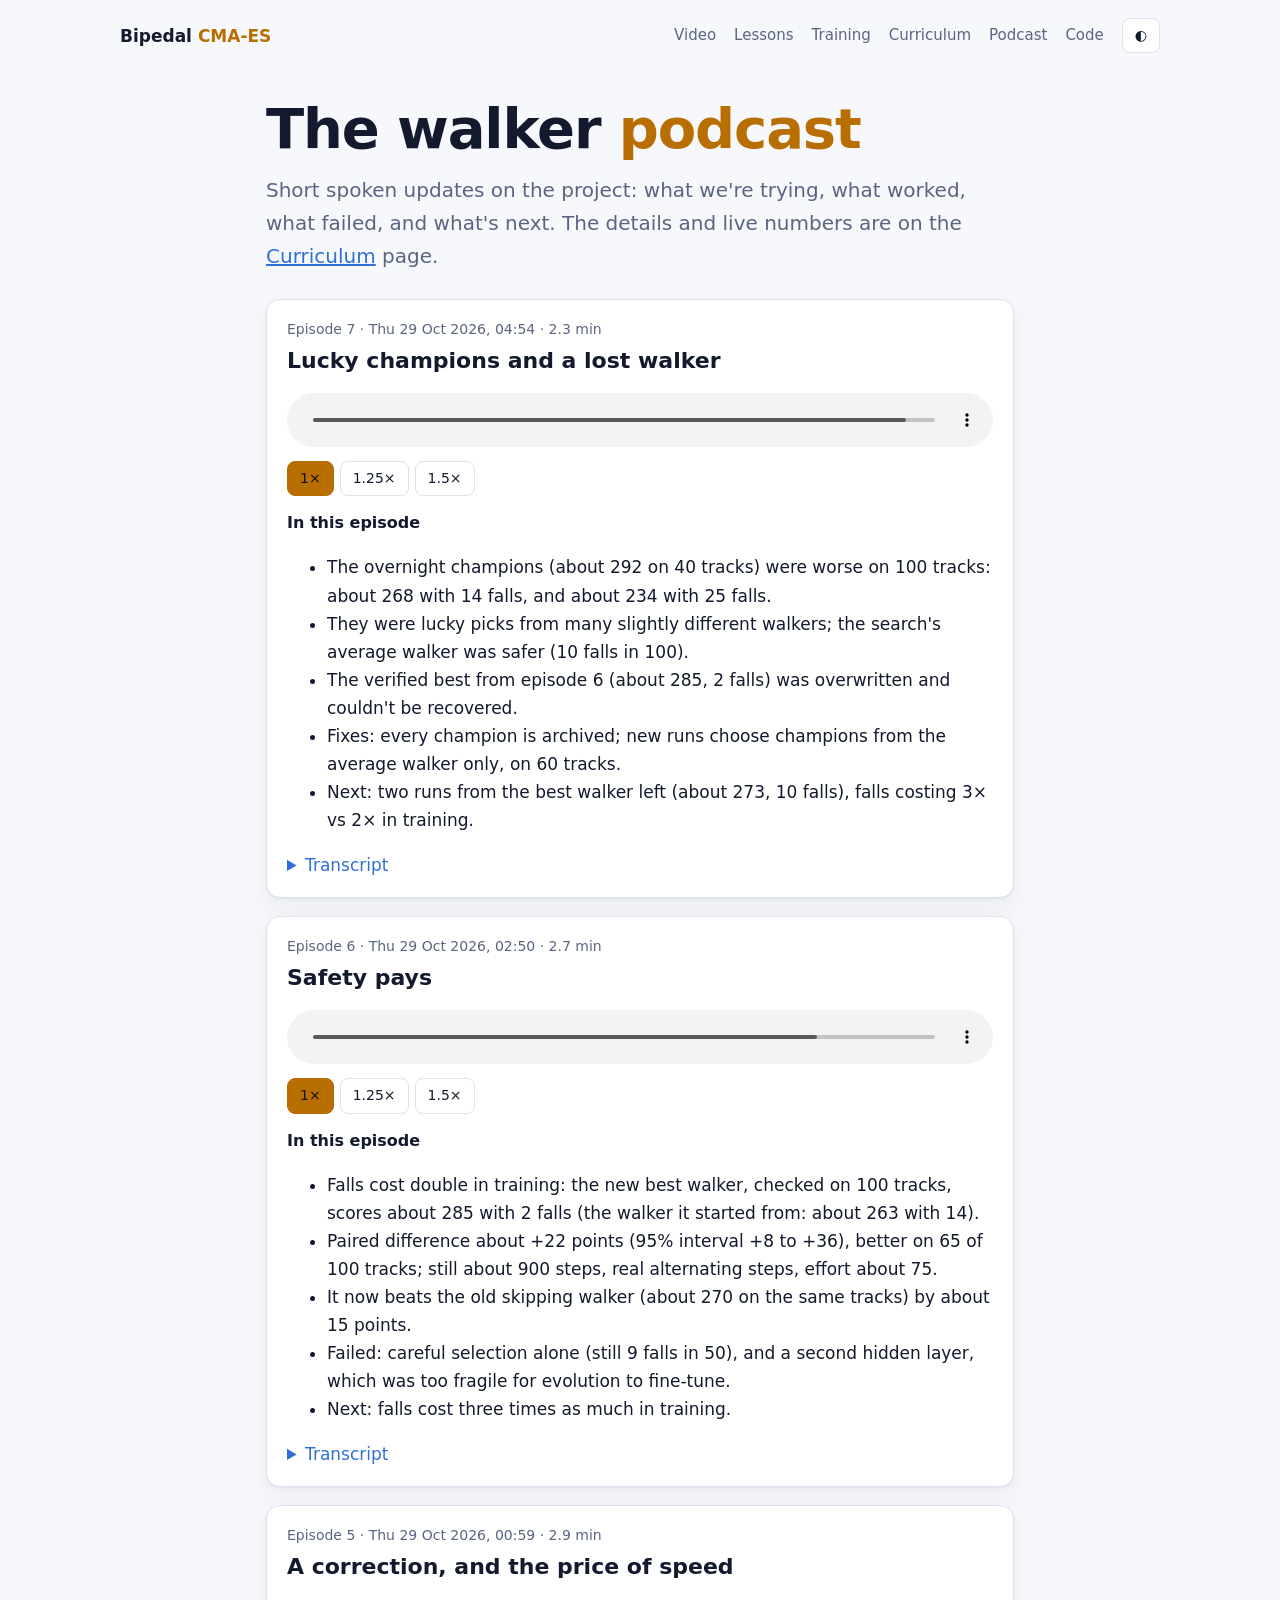
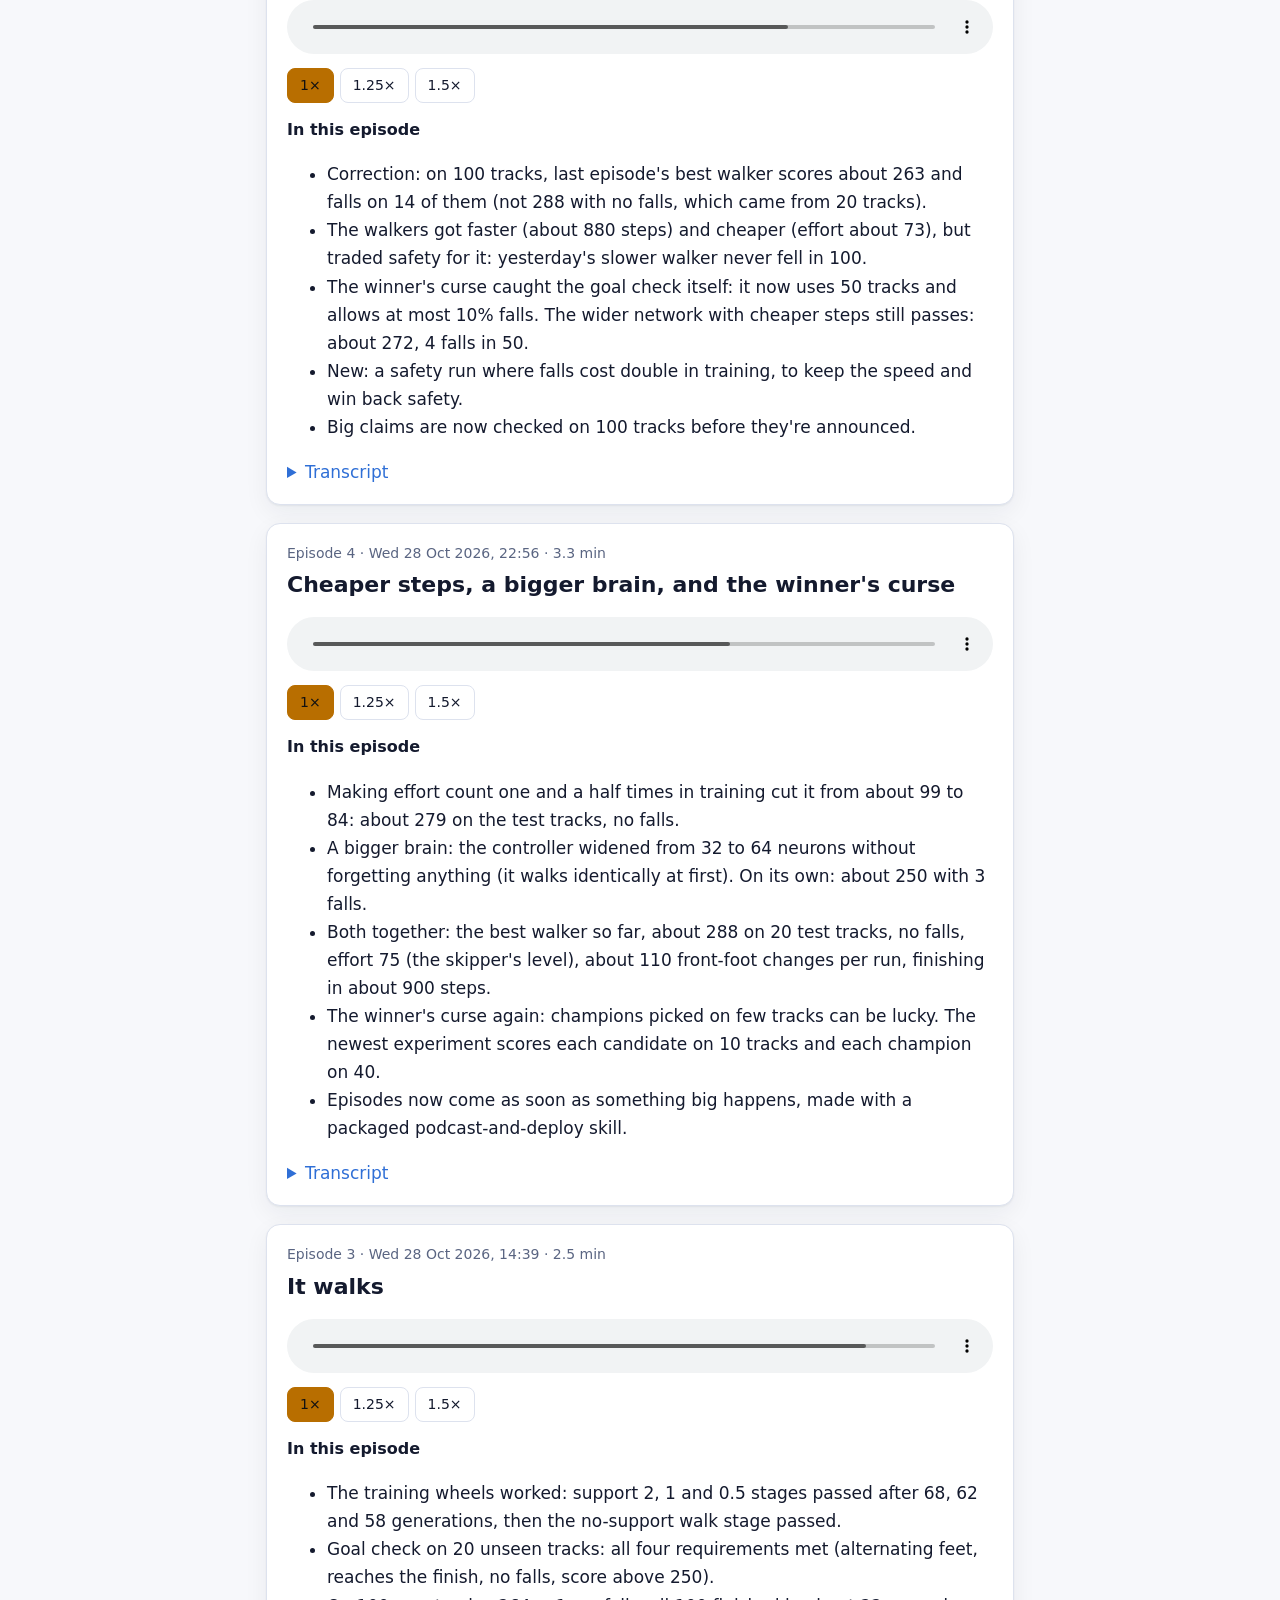
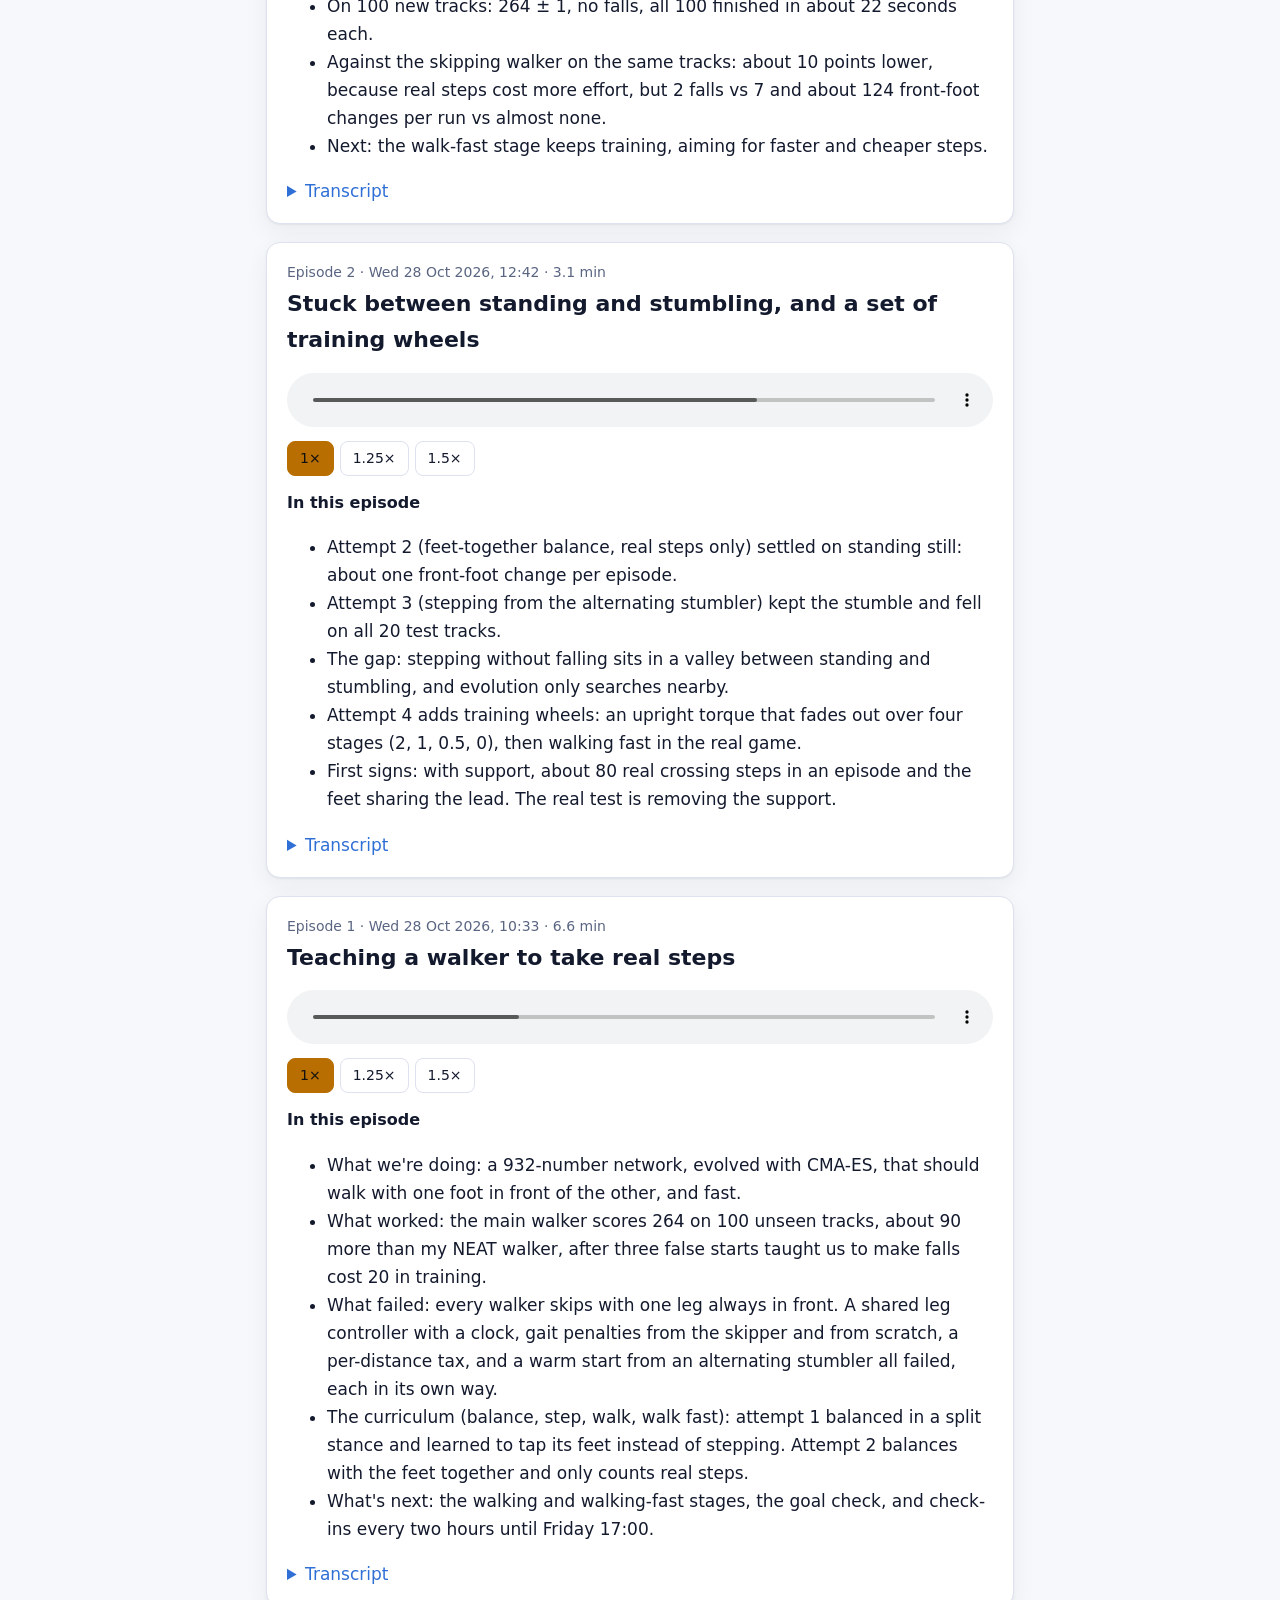
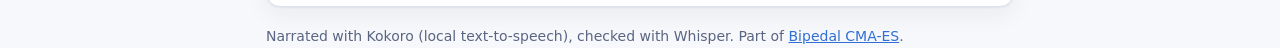
<file: docs/podcast/index.html>
<!doctype html>
<html lang="en">
<head>
<meta charset="utf-8">
<meta name="viewport" content="width=device-width, initial-scale=1">
<title>Walker Podcast</title>
<link rel="stylesheet" href="../assets/style.css">
<script src="../assets/site.js"></script>
<style>
  .ep { background: var(--surface); border: 1px solid var(--line); border-radius: 14px; padding: 18px 20px; margin: 18px 0; box-shadow: var(--shadow); }
  .ep h2 { margin: 2px 0 2px; font-size: 22px; }
  .ep .meta { color: var(--muted); font-size: 14px; }
  .ep audio { width: 100%; margin: 12px 0 6px; }
  .speeds { display: flex; gap: 6px; flex-wrap: wrap; }
  .speeds button.on { background: var(--accent); color: #111; border-color: var(--accent); }
  details { margin-top: 10px; } summary { cursor: pointer; color: var(--blue); }
  .transcript p { margin: 0 0 12px; }
</style>
</head>
<body data-root="..">
<header id="top"></header>
<main class="wrap narrow">
  <div class="hero" style="padding-bottom:0">
    <h1>The walker <em>podcast</em></h1>
    <p class="lede">Short spoken updates on the project: what we're trying, what worked, what failed, and what's next.
    The details and live numbers are on the <a href="../curriculum/index.html">Curriculum</a> page.</p>
  </div>
  <div id="eps"><p class="note">Loading…</p></div>
</main>
<footer class="wrap narrow">Narrated with Kokoro (local text-to-speech), checked with Whisper. Part of <a href="../index.html">Bipedal CMA-ES</a>.</footer>
<script>
fetch("../data/podcast.json", { cache: "no-store" }).then(r => r.json()).then(d => {
  document.getElementById("eps").innerHTML = d.episodes.length ? d.episodes.map(e => `
    <div class="ep"><div class="meta">Episode ${e.n} · ${e.date} · ${e.minutes} min</div><h2>${e.title.replace(/^Episode \d+:\s*/, "")}</h2>
      <audio controls preload="metadata" src="${e.mp3}"></audio>
      <div class="speeds">${[1, 1.25, 1.5].map(s => `<button class="btn${s === 1 ? " on" : ""}" data-s="${s}">${s}×</button>`).join("")}</div>
      ${e.notes.length ? `<h3 style="font-size:16px;margin:14px 0 4px">In this episode</h3><ul>${e.notes.map(n => `<li>${n}</li>`).join("")}</ul>` : ""}
      <details><summary>Transcript</summary><div class="transcript">${e.transcript.map(p => `<p>${p}</p>`).join("")}</div></details>
    </div>`).join("") : "<p>No episodes yet.</p>";
  document.querySelectorAll(".ep").forEach(ep => ep.querySelectorAll(".speeds button").forEach(b => b.onclick = () => {
    ep.querySelector("audio").playbackRate = +b.dataset.s;
    ep.querySelectorAll(".speeds button").forEach(x => x.classList.toggle("on", x === b));
  }));
});
</script>
</body>
</html>
</file>
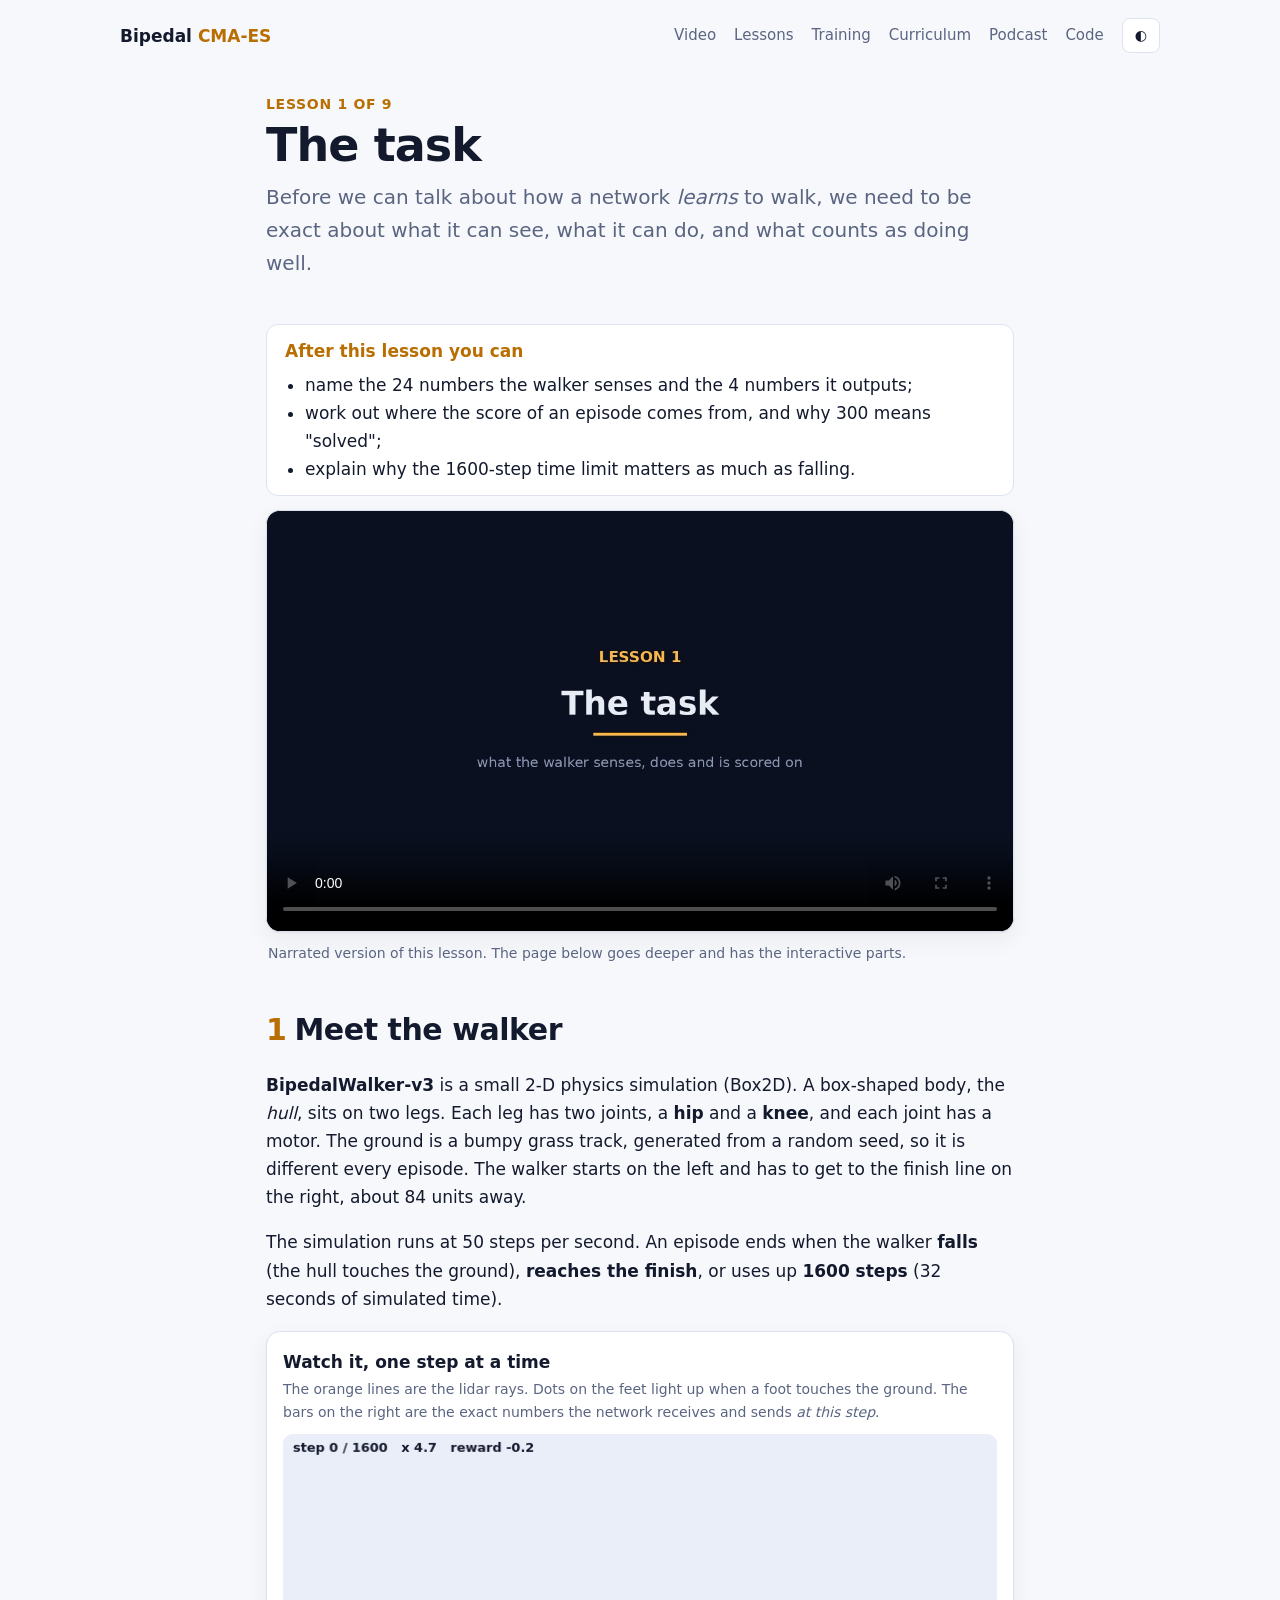
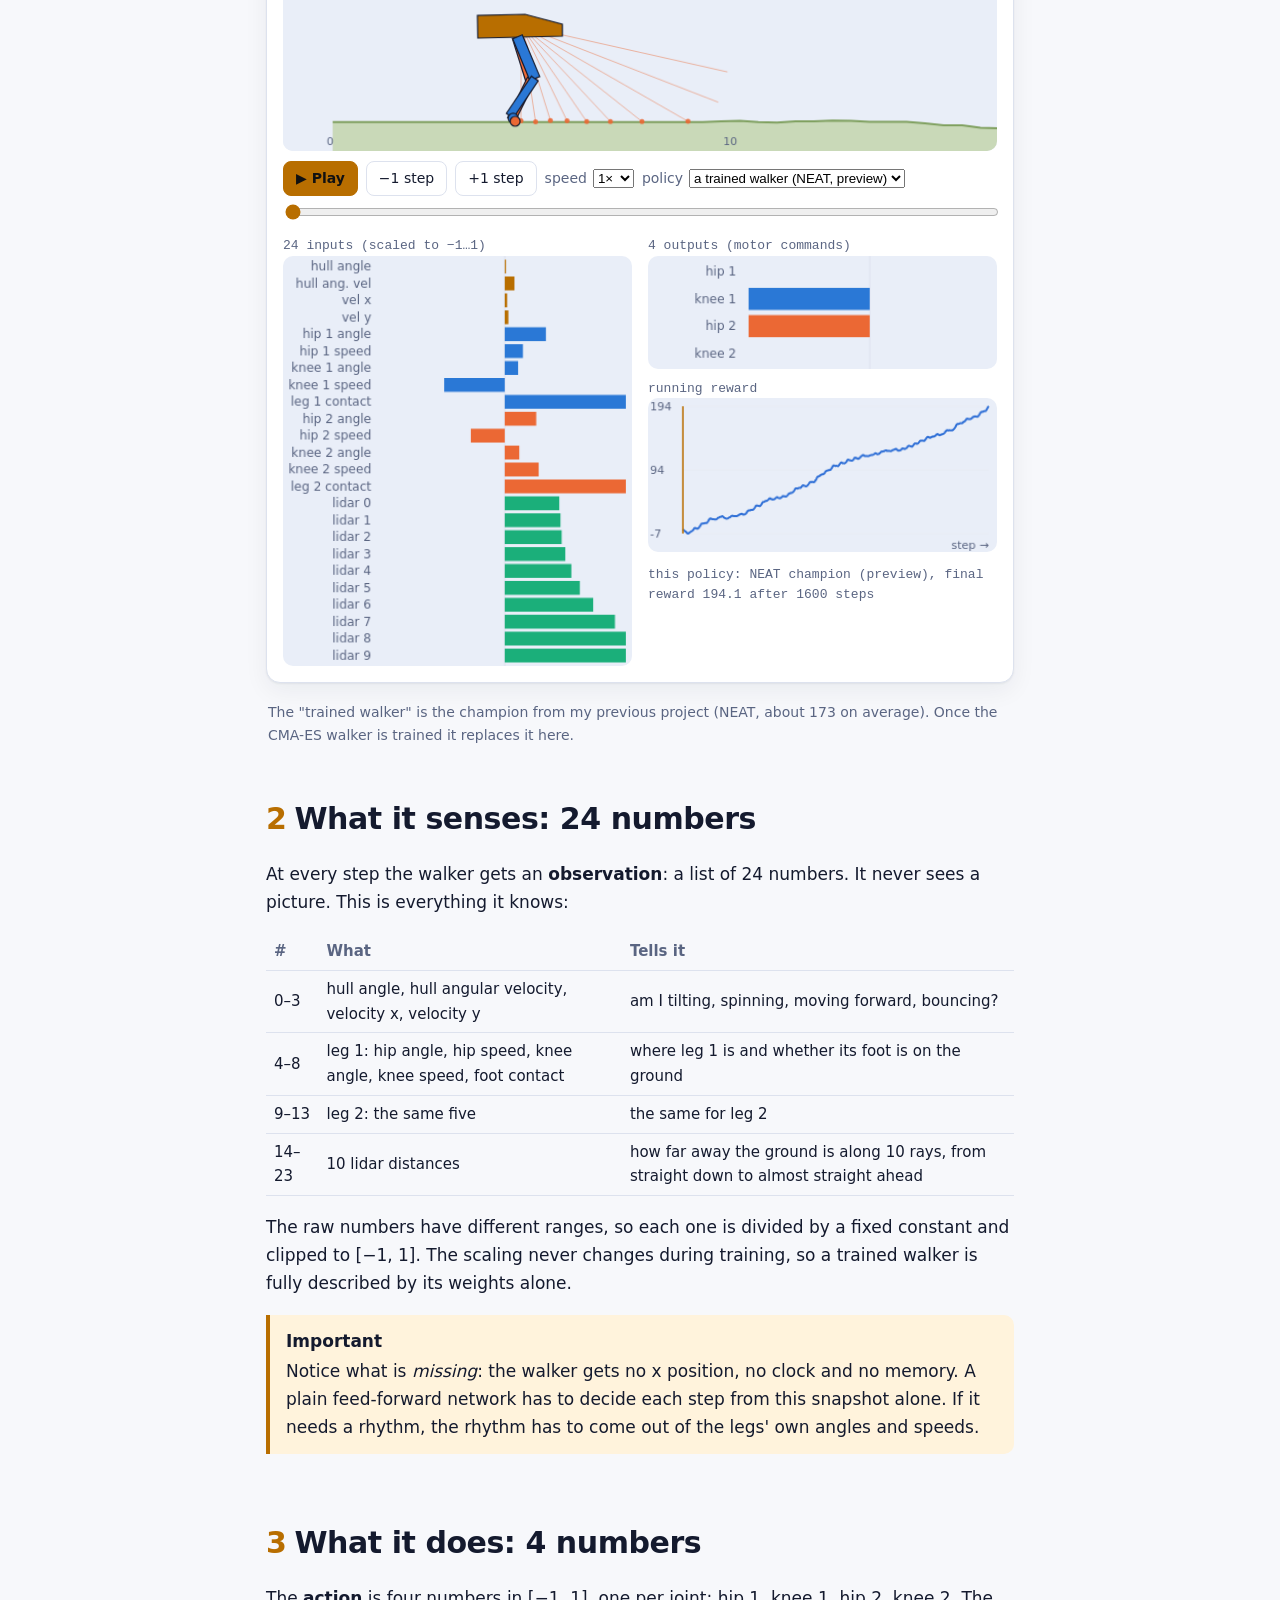
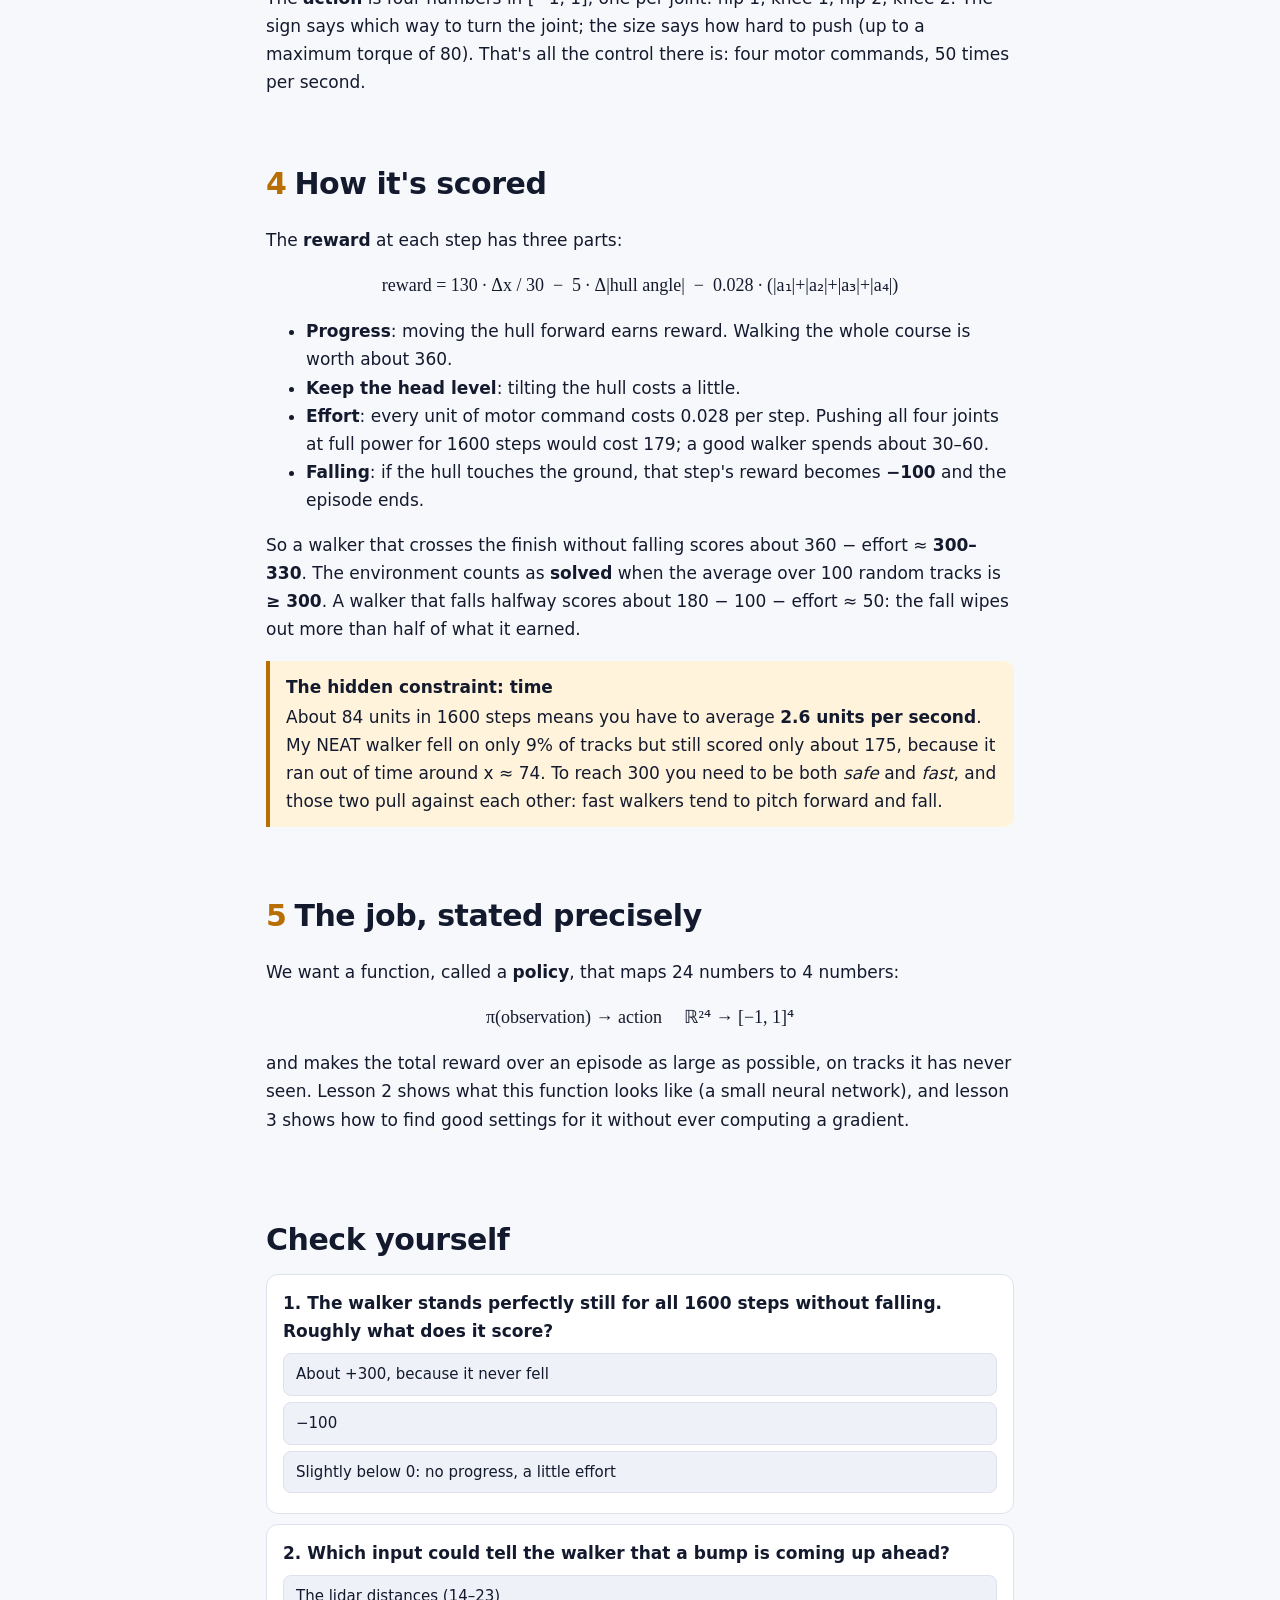
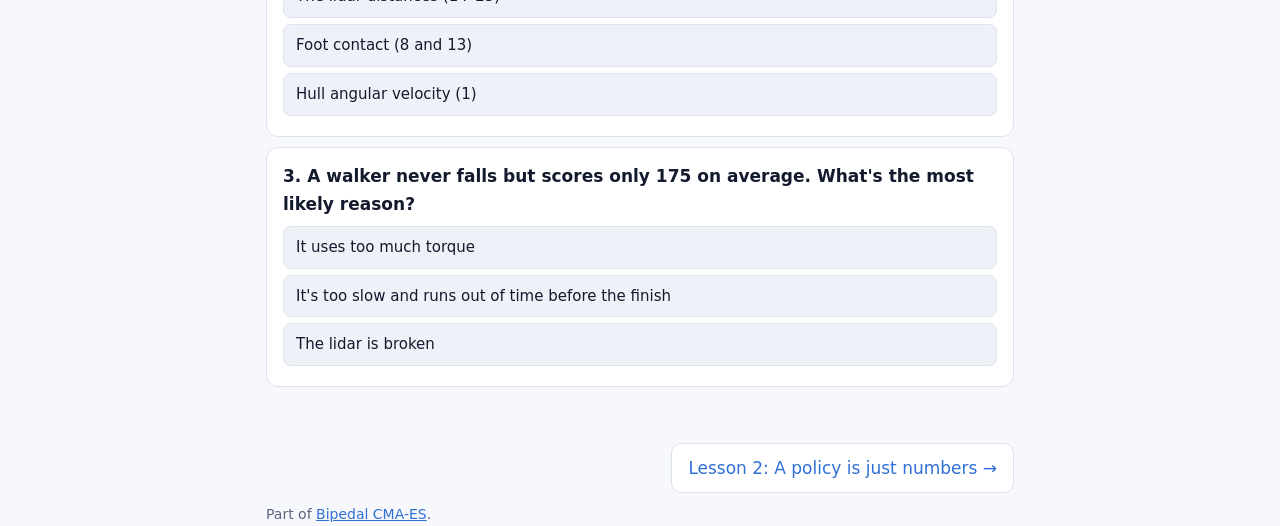
<file: docs/lessons/01-the-task/index.html>
<!doctype html>
<html lang="en">
<head>
<meta charset="utf-8">
<meta name="viewport" content="width=device-width, initial-scale=1">
<title>Lesson 1 · The task</title>
<link rel="stylesheet" href="../../assets/style.css">
<script src="../../assets/site.js"></script>
<script src="../../assets/walker.js"></script>
</head>
<body data-root="../.." data-lesson="01-the-task">
<header id="top"></header>
<main class="wrap narrow">

<div class="lesson-head">
  <div class="n">Lesson 1 of 9</div>
  <h1>The task</h1>
  <p class="lede">Before we can talk about how a network <em>learns</em> to walk, we need to be exact about
  what it can see, what it can do, and what counts as doing well.</p>
</div>

<div class="goals"><b>After this lesson you can</b>
  <ul>
    <li>name the 24 numbers the walker senses and the 4 numbers it outputs;</li>
    <li>work out where the score of an episode comes from, and why 300 means "solved";</li>
    <li>explain why the 1600-step time limit matters as much as falling.</li>
  </ul>
</div>

<div id="clip-slot"></div>

<section>
<h2><span class="num">1</span>Meet the walker</h2>
<p><b>BipedalWalker-v3</b> is a small 2-D physics simulation (Box2D). A box-shaped body, the <i>hull</i>,
sits on two legs. Each leg has two joints, a <b>hip</b> and a <b>knee</b>, and each joint has a motor.
The ground is a bumpy grass track, generated from a random seed, so it is different every episode.
The walker starts on the left and has to get to the finish line on the right, about 84 units away.</p>
<p>The simulation runs at 50 steps per second. An episode ends when the walker <b>falls</b> (the hull touches
the ground), <b>reaches the finish</b>, or uses up <b>1600 steps</b> (32 seconds of simulated time).</p>

<div class="demo" id="demo1">
  <p class="demo-title">Watch it, one step at a time</p>
  <p class="demo-sub">The orange lines are the lidar rays. Dots on the feet light up when a foot touches the ground.
  The bars on the right are the exact numbers the network receives and sends <i>at this step</i>.</p>
  <canvas id="world"></canvas>
  <div class="controls">
    <button class="btn primary" id="play">▶ Play</button>
    <button class="btn" id="back">−1 step</button><button class="btn" id="fwd">+1 step</button>
    <label>speed <select id="speed"><option value="0.25">¼×</option><option value="1" selected>1×</option><option value="3">3×</option></select></label>
    <label>policy <select id="which">
      <option value="neat">a trained walker (NEAT, preview)</option>
      <option value="random">a random network</option>
    </select></label>
  </div>
  <input type="range" id="scrub" min="0" value="0" style="width:100%;margin-top:8px">
  <div class="cols" style="margin-top:8px">
    <div>
      <div class="readout">24 inputs (scaled to −1…1)</div>
      <canvas id="inputs"></canvas>
    </div>
    <div>
      <div class="readout">4 outputs (motor commands)</div>
      <canvas id="outputs"></canvas>
      <div class="readout" style="margin-top:10px">running reward</div>
      <canvas id="reward"></canvas>
      <p class="readout" id="rr"></p>
    </div>
  </div>
</div>
<p class="note">The "trained walker" is the champion from my previous project (NEAT, about 173 on average).
Once the CMA-ES walker is trained it replaces it here.</p>
</section>

<section>
<h2><span class="num">2</span>What it senses: 24 numbers</h2>
<p>At every step the walker gets an <b>observation</b>: a list of 24 numbers. It never sees a picture. This is everything it knows:</p>
<table class="t">
<tr><th>#</th><th>What</th><th>Tells it</th></tr>
<tr><td>0–3</td><td>hull angle, hull angular velocity, velocity x, velocity y</td><td>am I tilting, spinning, moving forward, bouncing?</td></tr>
<tr><td>4–8</td><td>leg 1: hip angle, hip speed, knee angle, knee speed, foot contact</td><td>where leg 1 is and whether its foot is on the ground</td></tr>
<tr><td>9–13</td><td>leg 2: the same five</td><td>the same for leg 2</td></tr>
<tr><td>14–23</td><td>10 lidar distances</td><td>how far away the ground is along 10 rays, from straight down to almost straight ahead</td></tr>
</table>
<p>The raw numbers have different ranges, so each one is divided by a fixed constant and clipped to [−1, 1].
The scaling never changes during training, so a trained walker is fully described by its weights alone.</p>
<div class="key"><b>Important</b>Notice what is <i>missing</i>: the walker gets no x position, no clock and no memory.
A plain feed-forward network has to decide each step from this snapshot alone. If it needs a rhythm,
the rhythm has to come out of the legs' own angles and speeds.</div>
</section>

<section>
<h2><span class="num">3</span>What it does: 4 numbers</h2>
<p>The <b>action</b> is four numbers in [−1, 1], one per joint: hip 1, knee 1, hip 2, knee 2.
The sign says which way to turn the joint; the size says how hard to push (up to a maximum torque of 80).
That's all the control there is: four motor commands, 50 times per second.</p>
</section>

<section>
<h2><span class="num">4</span>How it's scored</h2>
<p>The <b>reward</b> at each step has three parts:</p>
<div class="eq">reward = 130 · Δx / 30 &nbsp;−&nbsp; 5 · Δ|hull angle| &nbsp;−&nbsp; 0.028 · (|a₁|+|a₂|+|a₃|+|a₄|)</div>
<ul>
  <li><b>Progress</b>: moving the hull forward earns reward. Walking the whole course is worth about 360.</li>
  <li><b>Keep the head level</b>: tilting the hull costs a little.</li>
  <li><b>Effort</b>: every unit of motor command costs 0.028 per step. Pushing all four joints at full power for 1600 steps would cost 179; a good walker spends about 30–60.</li>
  <li><b>Falling</b>: if the hull touches the ground, that step's reward becomes <b>−100</b> and the episode ends.</li>
</ul>
<p>So a walker that crosses the finish without falling scores about 360 − effort ≈ <b>300–330</b>.
The environment counts as <b>solved</b> when the average over 100 random tracks is <b>≥ 300</b>.
A walker that falls halfway scores about 180 − 100 − effort ≈ 50: the fall wipes out more than half of what it earned.</p>
<div class="key"><b>The hidden constraint: time</b>About 84 units in 1600 steps means you have to average
<b>2.6 units per second</b>. My NEAT walker fell on only 9% of tracks but still scored only about 175, because it ran out of
time around x ≈ 74. To reach 300 you need to be both <i>safe</i> and <i>fast</i>, and those two pull against each other:
fast walkers tend to pitch forward and fall.</div>
</section>

<section>
<h2><span class="num">5</span>The job, stated precisely</h2>
<p>We want a function, called a <b>policy</b>, that maps 24 numbers to 4 numbers:</p>
<div class="eq">π(observation) → action &nbsp;&nbsp;&nbsp; ℝ²⁴ → [−1, 1]⁴</div>
<p>and makes the total reward over an episode as large as possible, on tracks it has never seen.
Lesson 2 shows what this function looks like (a small neural network), and lesson 3 shows how to find good settings
for it without ever computing a gradient.</p>
</section>

<section class="quiz">
<h2>Check yourself</h2>
<div class="q" data-answer="2"><p>1. The walker stands perfectly still for all 1600 steps without falling. Roughly what does it score?</p>
  <button>About +300, because it never fell</button><button>−100</button><button>Slightly below 0: no progress, a little effort</button>
  <div class="why">Reward comes from progress. With no progress it only pays the small effort cost, so it ends just below zero. Not falling isn't rewarded by itself.</div></div>
<div class="q" data-answer="0"><p>2. Which input could tell the walker that a bump is coming up ahead?</p>
  <button>The lidar distances (14–23)</button><button>Foot contact (8 and 13)</button><button>Hull angular velocity (1)</button>
  <div class="why">The lidar rays fan out forward and measure the distance to the ground, so a bump ahead shortens the forward rays before the walker gets there.</div></div>
<div class="q" data-answer="1"><p>3. A walker never falls but scores only 175 on average. What's the most likely reason?</p>
  <button>It uses too much torque</button><button>It's too slow and runs out of time before the finish</button><button>The lidar is broken</button>
  <div class="why">Progress is worth about 360 for the full course. Stopping at x ≈ 74 out of 88 when the 1600 steps run out leaves a lot of that reward behind. Effort costs only 30–60.</div></div>
</section>

<div id="pager"></div>
</main>
<footer class="wrap narrow">Part of <a href="../../index.html">Bipedal CMA-ES</a>.</footer>

<script>
const GROUP = i => i < 4 ? "--accent" : i < 9 ? "--s1" : i < 14 ? "--s2" : "--s3";
const world = document.getElementById("world");
const inCv = document.getElementById("inputs"), outCv = document.getElementById("outputs"), rwCv = document.getElementById("reward");
const inCtx = setupCanvas(inCv, 340, 400), outCtx = setupCanvas(outCv, 340, 110), rwCtx = setupCanvas(rwCv, 340, 150);
const NAMES = ["hull angle","hull ang. vel","vel x","vel y","hip 1 angle","hip 1 speed","knee 1 angle","knee 1 speed","leg 1 contact",
  "hip 2 angle","hip 2 speed","knee 2 angle","knee 2 speed","leg 2 contact"].concat([...Array(10)].map((_, i) => "lidar " + i));
const OUT = ["hip 1", "knee 1", "hip 2", "knee 2"];
let rewards = [];
const rp = new WalkerReplay(world, {
  onFrame: (f, i) => {
    drawBars(inCv, inCtx, f.o, NAMES, k => css(GROUP(k)), { labelW: 92, pad: 3 });
    drawBars(outCv, outCtx, f.a, OUT, k => css(k < 2 ? "--s1" : "--s2"), { labelW: 92, pad: 5 });
    drawSeries(rwCv, rwCtx, [{ ys: rewards, color: css("--blue") }], i, { n: 1600 / rp.ep.every, xlabel: "step →" });
    document.getElementById("scrub").value = i;
    document.getElementById("rr").textContent =
      `this policy: ${rp.ep.label}, final reward ${rp.ep.reward} after ${rp.ep.steps} steps${rp.ep.fell ? " (fell)" : ""}`;
  }
});
const play = document.getElementById("play");
rp.onEnd = () => play.textContent = "▶ Play";
async function load(which) {
  rp.pause(); play.textContent = "▶ Play";
  const ep = await rp.load(`../../data/episodes/${which}.json`);
  rewards = ep.frames.map(f => f.r);
  document.getElementById("scrub").max = ep.frames.length - 1;
  rp.seek(0);
}
play.onclick = () => { if (rp.playing) { rp.pause(); play.textContent = "▶ Play"; } else { rp.play(); play.textContent = "❚❚ Pause"; } };
document.getElementById("back").onclick = () => { rp.pause(); play.textContent = "▶ Play"; rp.seek(rp.i - 1); };
document.getElementById("fwd").onclick = () => { rp.pause(); play.textContent = "▶ Play"; rp.seek(rp.i + 1); };
document.getElementById("scrub").oninput = e => { rp.pause(); play.textContent = "▶ Play"; rp.seek(+e.target.value); };
document.getElementById("speed").onchange = e => rp.speed = +e.target.value;
document.getElementById("which").onchange = e => load(e.target.value);
window.addEventListener("themechange", () => rp.draw());
load("neat");
</script>
<script src="../../assets/clip.js"></script>
</body>
</html>
</file>
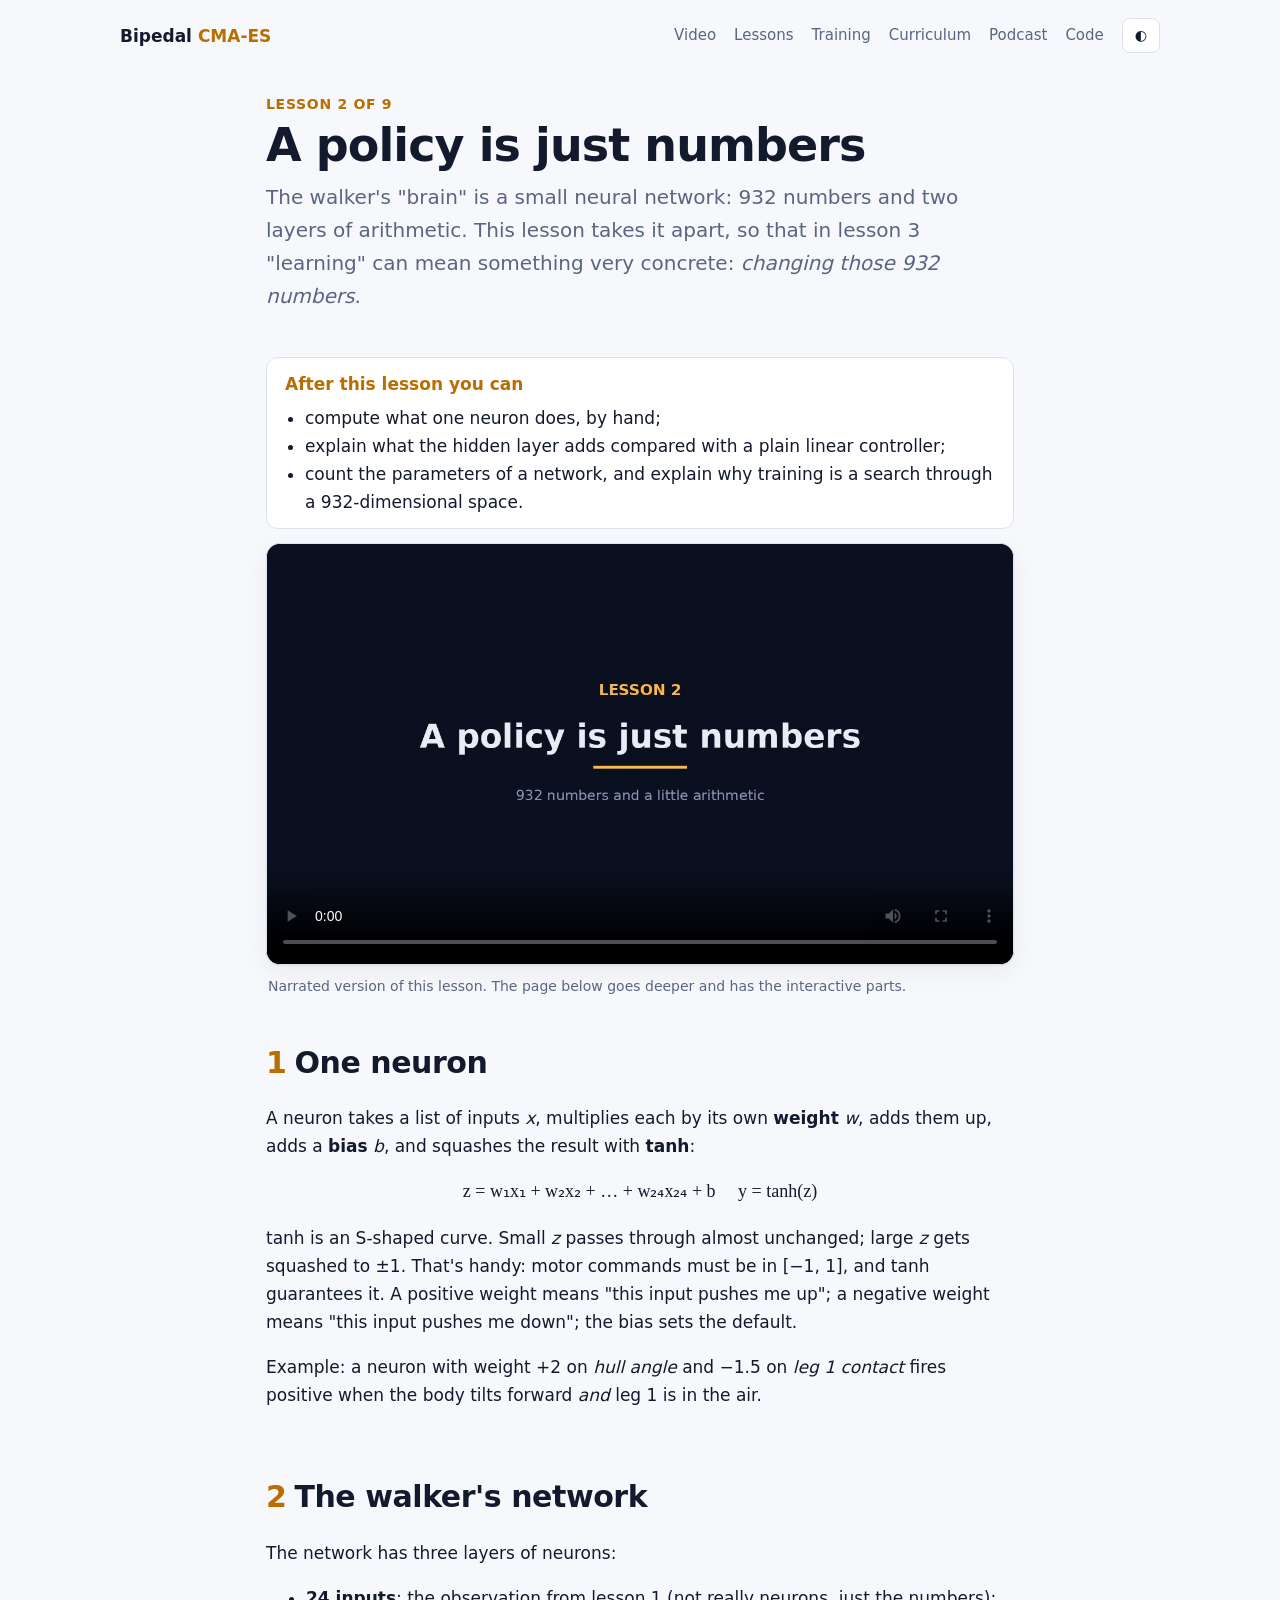
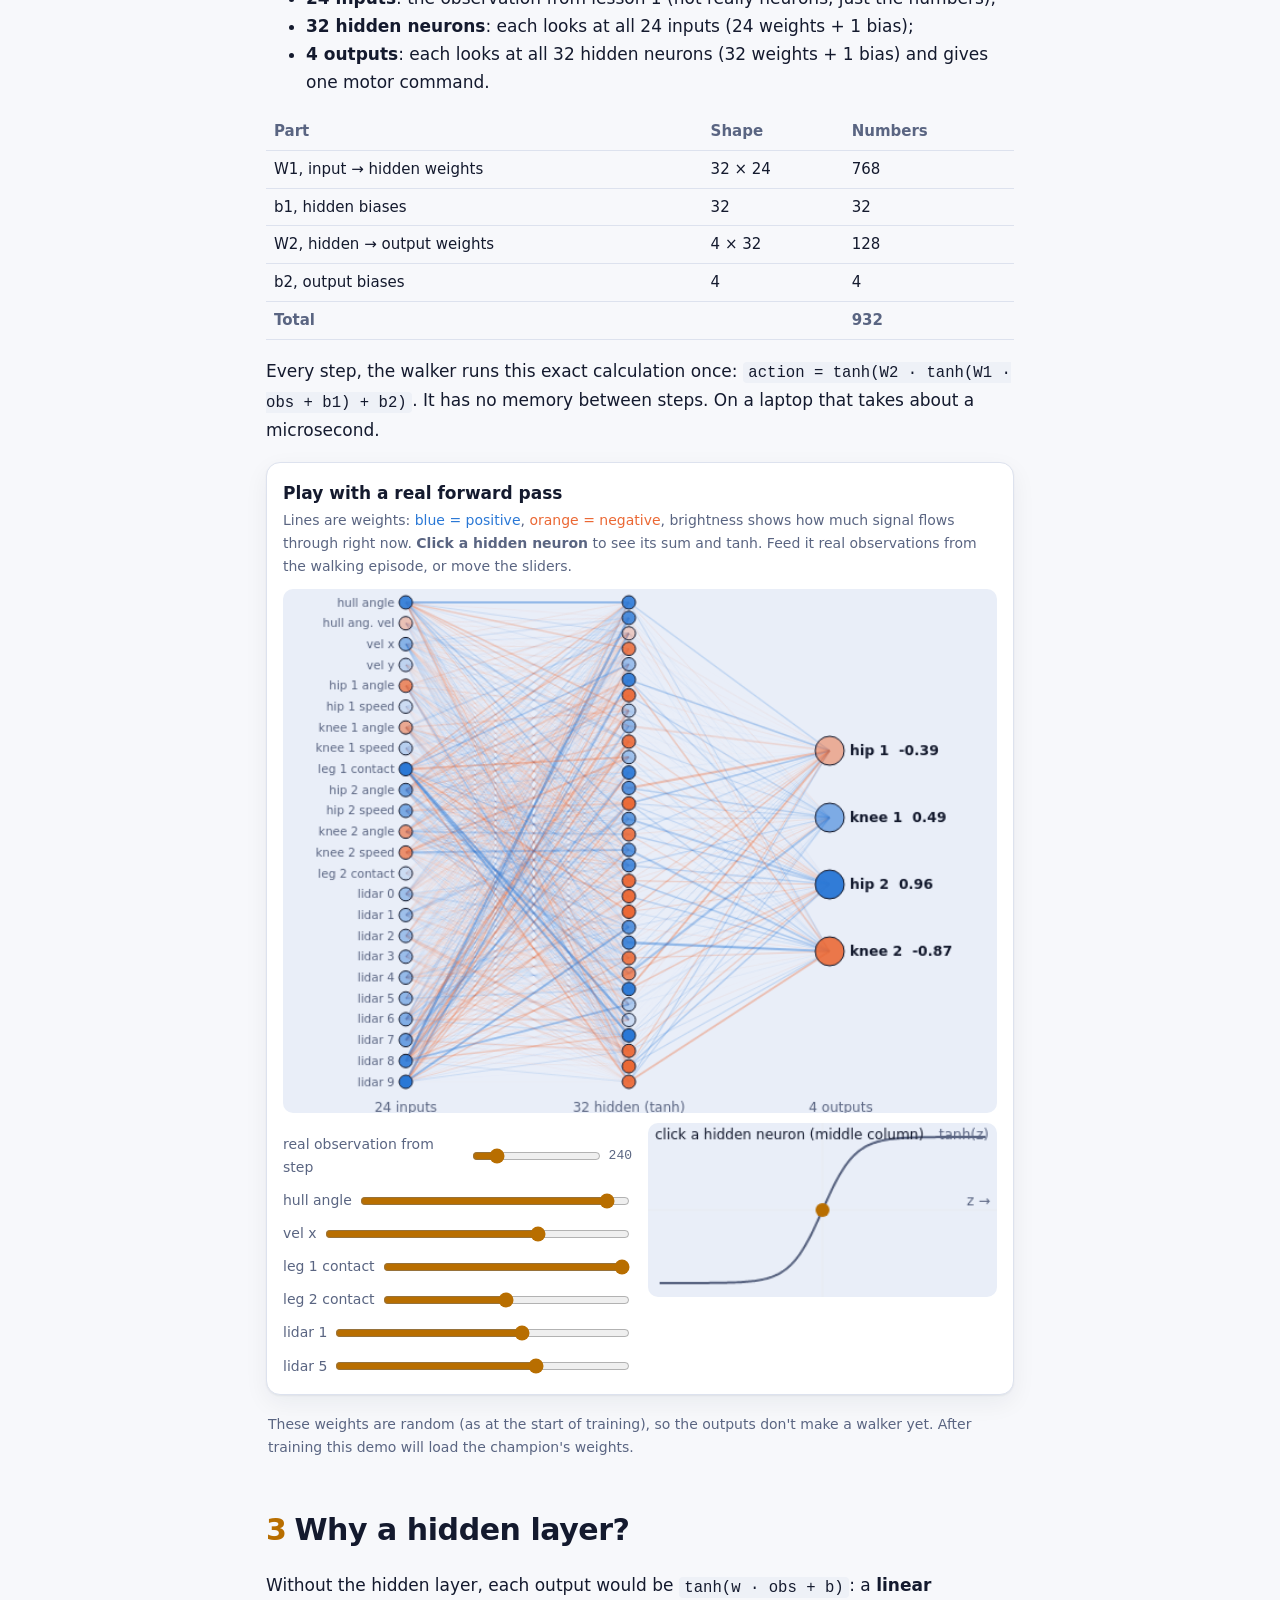
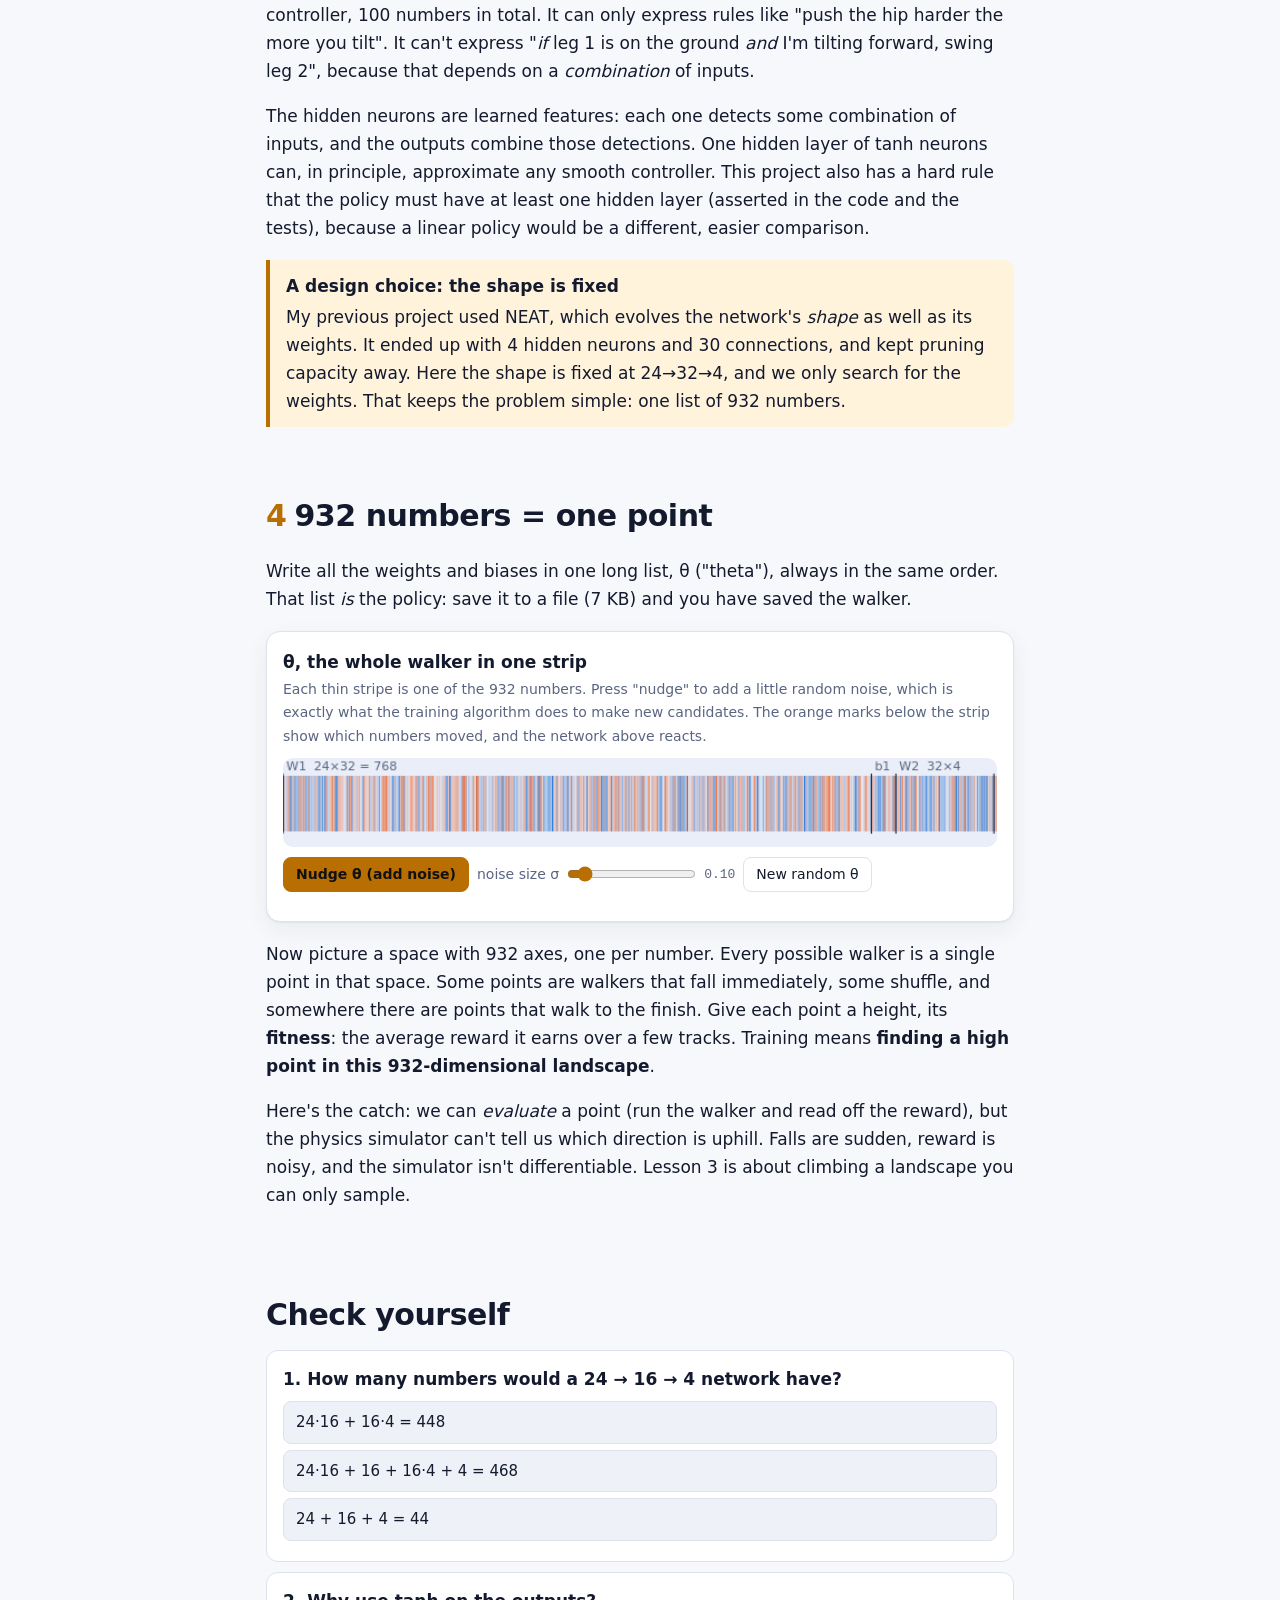
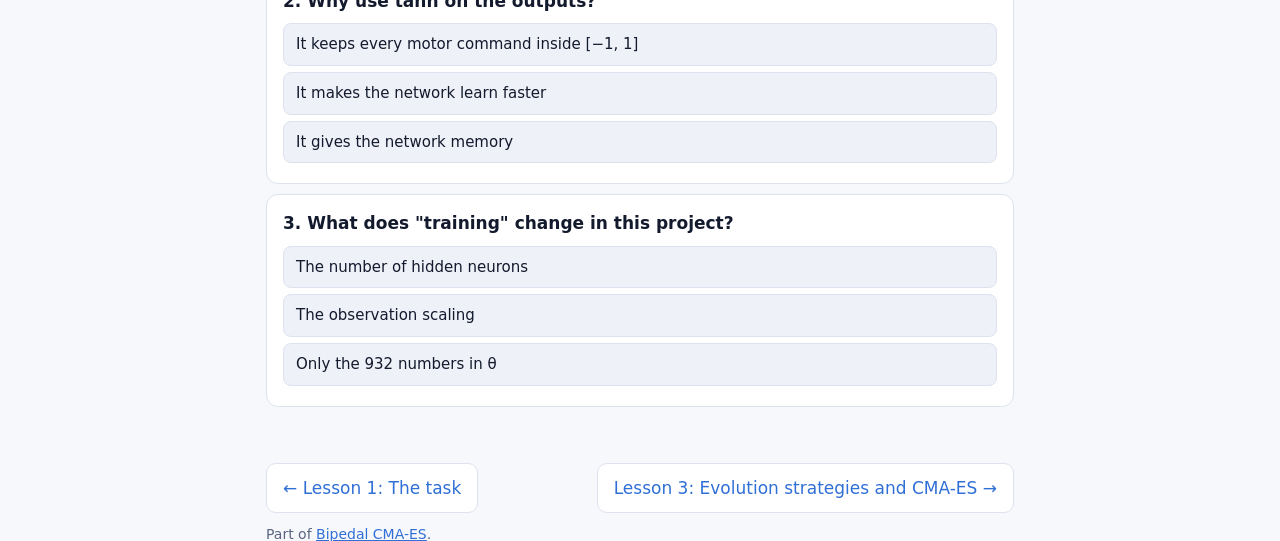
<file: docs/lessons/02-a-policy-is-numbers/index.html>
<!doctype html>
<html lang="en">
<head>
<meta charset="utf-8">
<meta name="viewport" content="width=device-width, initial-scale=1">
<title>Lesson 2 · A policy is numbers</title>
<link rel="stylesheet" href="../../assets/style.css">
<script src="../../assets/site.js"></script>
<script src="../../assets/walker.js"></script>
<script src="../../assets/mlp-demo.js"></script>
</head>
<body data-root="../.." data-lesson="02-a-policy-is-numbers">
<header id="top"></header>
<main class="wrap narrow">

<div class="lesson-head">
  <div class="n">Lesson 2 of 9</div>
  <h1>A policy is just numbers</h1>
  <p class="lede">The walker's "brain" is a small neural network: 932 numbers and two layers of arithmetic.
  This lesson takes it apart, so that in lesson 3 "learning" can mean something very concrete:
  <i>changing those 932 numbers</i>.</p>
</div>

<div class="goals"><b>After this lesson you can</b>
  <ul>
    <li>compute what one neuron does, by hand;</li>
    <li>explain what the hidden layer adds compared with a plain linear controller;</li>
    <li>count the parameters of a network, and explain why training is a search through a 932-dimensional space.</li>
  </ul>
</div>

<div id="clip-slot"></div>

<section>
<h2><span class="num">1</span>One neuron</h2>
<p>A neuron takes a list of inputs <i>x</i>, multiplies each by its own <b>weight</b> <i>w</i>, adds them up,
adds a <b>bias</b> <i>b</i>, and squashes the result with <b>tanh</b>:</p>
<div class="eq">z = w₁x₁ + w₂x₂ + … + w₂₄x₂₄ + b &nbsp;&nbsp;&nbsp; y = tanh(z)</div>
<p>tanh is an S-shaped curve. Small <i>z</i> passes through almost unchanged; large <i>z</i> gets squashed to ±1.
That's handy: motor commands must be in [−1, 1], and tanh guarantees it. A positive weight means
"this input pushes me up"; a negative weight means "this input pushes me down"; the bias sets the default.</p>
<p>Example: a neuron with weight +2 on <i>hull angle</i> and −1.5 on <i>leg 1 contact</i> fires positive when the body
tilts forward <i>and</i> leg 1 is in the air.</p>
</section>

<section>
<h2><span class="num">2</span>The walker's network</h2>
<p>The network has three layers of neurons:</p>
<ul>
  <li><b>24 inputs</b>: the observation from lesson 1 (not really neurons, just the numbers);</li>
  <li><b>32 hidden neurons</b>: each looks at all 24 inputs (24 weights + 1 bias);</li>
  <li><b>4 outputs</b>: each looks at all 32 hidden neurons (32 weights + 1 bias) and gives one motor command.</li>
</ul>
<table class="t">
<tr><th>Part</th><th>Shape</th><th>Numbers</th></tr>
<tr><td>W1, input → hidden weights</td><td>32 × 24</td><td>768</td></tr>
<tr><td>b1, hidden biases</td><td>32</td><td>32</td></tr>
<tr><td>W2, hidden → output weights</td><td>4 × 32</td><td>128</td></tr>
<tr><td>b2, output biases</td><td>4</td><td>4</td></tr>
<tr><th>Total</th><th></th><th>932</th></tr>
</table>
<p>Every step, the walker runs this exact calculation once: <code>action = tanh(W2 · tanh(W1 · obs + b1) + b2)</code>.
It has no memory between steps. On a laptop that takes about a microsecond.</p>

<div class="demo">
  <p class="demo-title">Play with a real forward pass</p>
  <p class="demo-sub">Lines are weights: <span style="color:var(--pos)">blue = positive</span>, <span style="color:var(--neg)">orange = negative</span>, brightness shows how much signal flows through right now.
  <b>Click a hidden neuron</b> to see its sum and tanh. Feed it real observations from the walking episode, or move the sliders.</p>
  <canvas id="net"></canvas>
  <div class="cols" style="margin-top:10px">
    <div>
      <div class="controls"><label>real observation from step <input type="range" id="t" min="0" max="799" value="120"> <span id="tval" class="readout"></span></label></div>
      <div id="sliders"></div>
    </div>
    <div>
      <canvas id="tanh"></canvas>
      <p class="readout" id="neuron"></p>
    </div>
  </div>
</div>
<p class="note">These weights are random (as at the start of training), so the outputs don't make a walker yet.
After training this demo will load the champion's weights.</p>
</section>

<section>
<h2><span class="num">3</span>Why a hidden layer?</h2>
<p>Without the hidden layer, each output would be <code>tanh(w · obs + b)</code>: a <b>linear</b> controller, 100 numbers in total.
It can only express rules like "push the hip harder the more you tilt". It can't express
"<i>if</i> leg 1 is on the ground <i>and</i> I'm tilting forward, swing leg 2", because that depends on a <i>combination</i> of inputs.</p>
<p>The hidden neurons are learned features: each one detects some combination of inputs, and the outputs combine those detections.
One hidden layer of tanh neurons can, in principle, approximate any smooth controller. This project also has
a hard rule that the policy must have at least one hidden layer (asserted in the code and the tests), because a linear policy would be a different, easier comparison.</p>
<div class="key"><b>A design choice: the shape is fixed</b>My previous project used NEAT, which evolves the network's <i>shape</i> as well as its weights.
It ended up with 4 hidden neurons and 30 connections, and kept pruning capacity away. Here the shape is fixed at 24→32→4,
and we only search for the weights. That keeps the problem simple: one list of 932 numbers.</div>
</section>

<section>
<h2><span class="num">4</span>932 numbers = one point</h2>
<p>Write all the weights and biases in one long list, θ ("theta"), always in the same order. That list <i>is</i> the policy:
save it to a file (7 KB) and you have saved the walker.</p>
<div class="demo">
  <p class="demo-title">θ, the whole walker in one strip</p>
  <p class="demo-sub">Each thin stripe is one of the 932 numbers. Press "nudge" to add a little random noise, which is exactly what the
  training algorithm does to make new candidates. The orange marks below the strip show which numbers moved, and the network above reacts.</p>
  <canvas id="theta"></canvas>
  <div class="controls">
    <button class="btn primary" id="nudge">Nudge θ (add noise)</button>
    <label>noise size σ <input type="range" id="sigma" min="0.01" max="1" step="0.01" value="0.1"> <span id="sval" class="readout"></span></label>
    <button class="btn" id="reset">New random θ</button>
  </div>
  <p class="readout" id="delta"></p>
</div>
<p>Now picture a space with 932 axes, one per number. Every possible walker is a single point in that space.
Some points are walkers that fall immediately, some shuffle, and somewhere there are points that walk to the finish.
Give each point a height, its <b>fitness</b>: the average reward it earns over a few tracks. Training means
<b>finding a high point in this 932-dimensional landscape</b>.</p>
<p>Here's the catch: we can <i>evaluate</i> a point (run the walker and read off the reward), but the physics
simulator can't tell us which direction is uphill. Falls are sudden, reward is noisy, and the simulator isn't differentiable.
Lesson 3 is about climbing a landscape you can only sample.</p>
</section>

<section class="quiz">
<h2>Check yourself</h2>
<div class="q" data-answer="1"><p>1. How many numbers would a 24 → 16 → 4 network have?</p>
  <button>24·16 + 16·4 = 448</button><button>24·16 + 16 + 16·4 + 4 = 468</button><button>24 + 16 + 4 = 44</button>
  <div class="why">Weights plus biases: 384 + 16 + 64 + 4 = 468. Every non-input neuron has one bias.</div></div>
<div class="q" data-answer="0"><p>2. Why use tanh on the outputs?</p>
  <button>It keeps every motor command inside [−1, 1]</button><button>It makes the network learn faster</button><button>It gives the network memory</button>
  <div class="why">The environment expects actions in [−1, 1]; tanh maps any number into that range. It doesn't add memory: the network still only sees the current step.</div></div>
<div class="q" data-answer="2"><p>3. What does "training" change in this project?</p>
  <button>The number of hidden neurons</button><button>The observation scaling</button><button>Only the 932 numbers in θ</button>
  <div class="why">The shape (24→32→4) and the input scaling are fixed. Training is a search for θ.</div></div>
</section>

<div id="pager"></div>
</main>
<footer class="wrap narrow">Part of <a href="../../index.html">Bipedal CMA-ES</a>.</footer>

<script>
const NAMES = ["hull angle","hull ang. vel","vel x","vel y","hip 1 angle","hip 1 speed","knee 1 angle","knee 1 speed","leg 1 contact",
  "hip 2 angle","hip 2 speed","knee 2 angle","knee 2 speed","leg 2 contact"].concat([...Array(10)].map((_, i) => "lidar " + i));
const OUT = ["hip 1", "knee 1", "hip 2", "knee 2"];
const net = new MLP([24, 32, 4]);
let seed = 7, theta, prev = null, x = new Array(24).fill(0), sel = null, ep = null, pos = null;
function newTheta() { const r = mulberry32(seed++); theta = Array.from({ length: net.n }, () => .5 * randn(r)); prev = null; }
newTheta();
const cv = document.getElementById("net"), ctx = setupCanvas(cv, 640, 470);
const tc = document.getElementById("tanh"), tctx = setupCanvas(tc, 300, 150);
const thc = document.getElementById("theta"), thctx = setupCanvas(thc, 640, 80);
const SL = [0, 2, 8, 13, 15, 19];
document.getElementById("sliders").innerHTML = SL.map(i =>
  `<div class="controls"><label style="width:100%">${NAMES[i]} <input style="flex:1" type="range" min="-1" max="1" step="0.01" data-i="${i}"></label></div>`).join("");

function render() {
  const res = net.forward(theta, x);
  pos = drawNet(cv, ctx, net, theta, res, sel, NAMES, OUT);
  drawTheta(thc, thctx, net, theta, prev);
  document.querySelectorAll("#sliders input").forEach(s => s.value = x[+s.dataset.i]);
  if (sel != null) {
    const z = res.pre[0][sel];
    let top = [...Array(24).keys()].map(i => [i, theta[net.w(0, sel, i)] * x[i]]).sort((a, b) => Math.abs(b[1]) - Math.abs(a[1])).slice(0, 3);
    drawTanh(tc, tctx, z, `hidden neuron ${sel + 1}: z = ${z.toFixed(2)}, y = ${Math.tanh(z).toFixed(2)}`);
    document.getElementById("neuron").innerHTML = `bias ${theta[net.b(0, sel)].toFixed(2)}; biggest contributions: ` +
      top.map(([i, c]) => `${NAMES[i]} (w ${theta[net.w(0, sel, i)].toFixed(2)} × x ${x[i].toFixed(2)} = ${c.toFixed(2)})`).join(", ");
  } else {
    drawTanh(tc, tctx, 0, "click a hidden neuron (middle column)");
    document.getElementById("neuron").textContent = "";
  }
}
cv.addEventListener("click", e => {
  const r = cv.getBoundingClientRect(), mx = (e.clientX - r.left) * 640 / r.width, my = (e.clientY - r.top) * 470 / r.height;
  let best = null, bd = 1e9;
  pos[1].forEach(([px, py], i) => { const d = (px - mx) ** 2 + (py - my) ** 2; if (d < bd) { bd = d; best = i; } });
  sel = bd < 400 ? (sel === best ? null : best) : null;
  render();
});
document.getElementById("sliders").addEventListener("input", e => { x[+e.target.dataset.i] = +e.target.value; render(); });
const t = document.getElementById("t");
t.oninput = () => { if (!ep) return; const f = ep.frames[+t.value]; x = f.o.slice(); document.getElementById("tval").textContent = (+t.value * ep.every); render(); };
const sg = document.getElementById("sigma");
sg.oninput = () => document.getElementById("sval").textContent = (+sg.value).toFixed(2); sg.oninput();
document.getElementById("nudge").onclick = () => {
  const r = mulberry32(Math.floor(Math.random() * 1e9)), s = +sg.value, before = net.forward(theta, x).acts[2];
  prev = theta.slice(); theta = theta.map(v => v + s * randn(r));
  const after = net.forward(theta, x).acts[2];
  document.getElementById("delta").textContent = "outputs before → after: " + OUT.map((o, i) => `${o} ${before[i].toFixed(2)} → ${after[i].toFixed(2)}`).join(" · ");
  render();
};
document.getElementById("reset").onclick = () => { newTheta(); document.getElementById("delta").textContent = ""; render(); };
window.addEventListener("themechange", render);
fetch("../../data/episodes/neat.json").then(r => r.json()).then(d => { ep = d; t.max = d.frames.length - 1; t.oninput(); });
render();
</script>
<script src="../../assets/clip.js"></script>
</body>
</html>
</file>
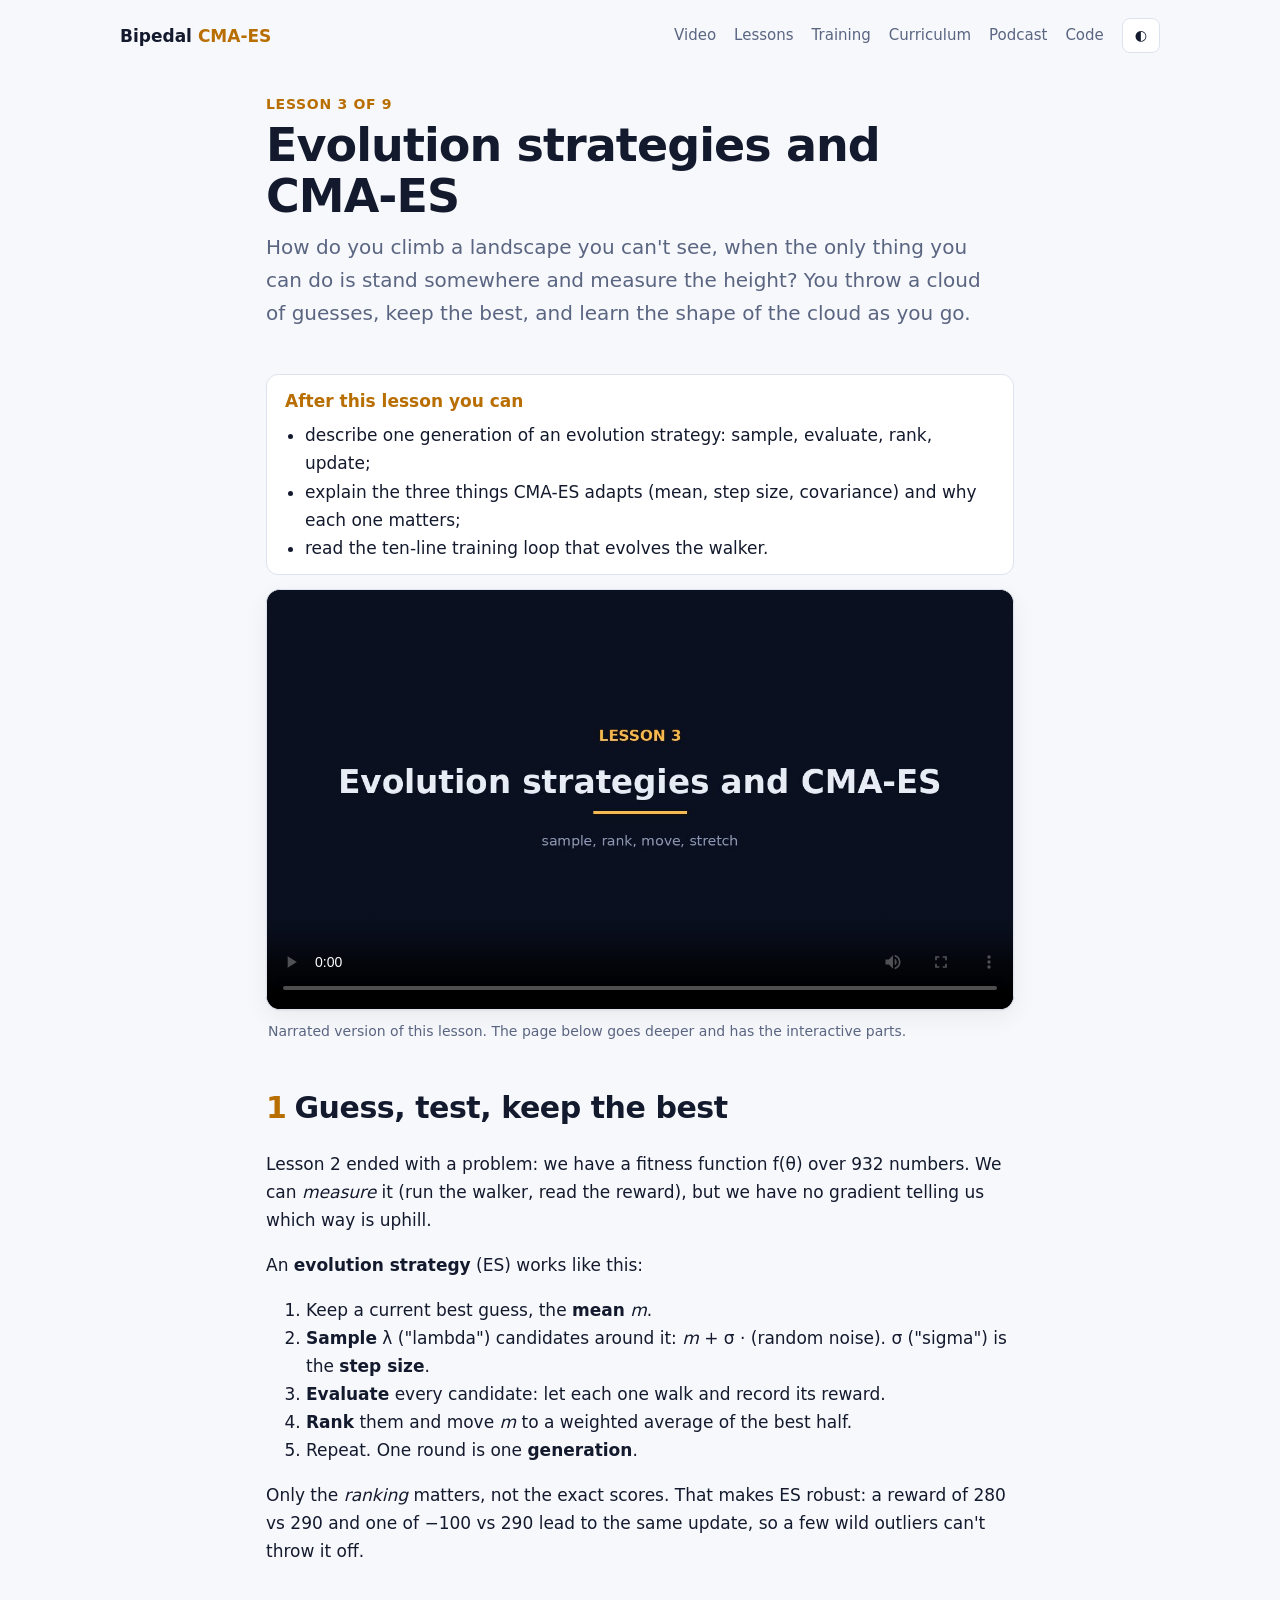
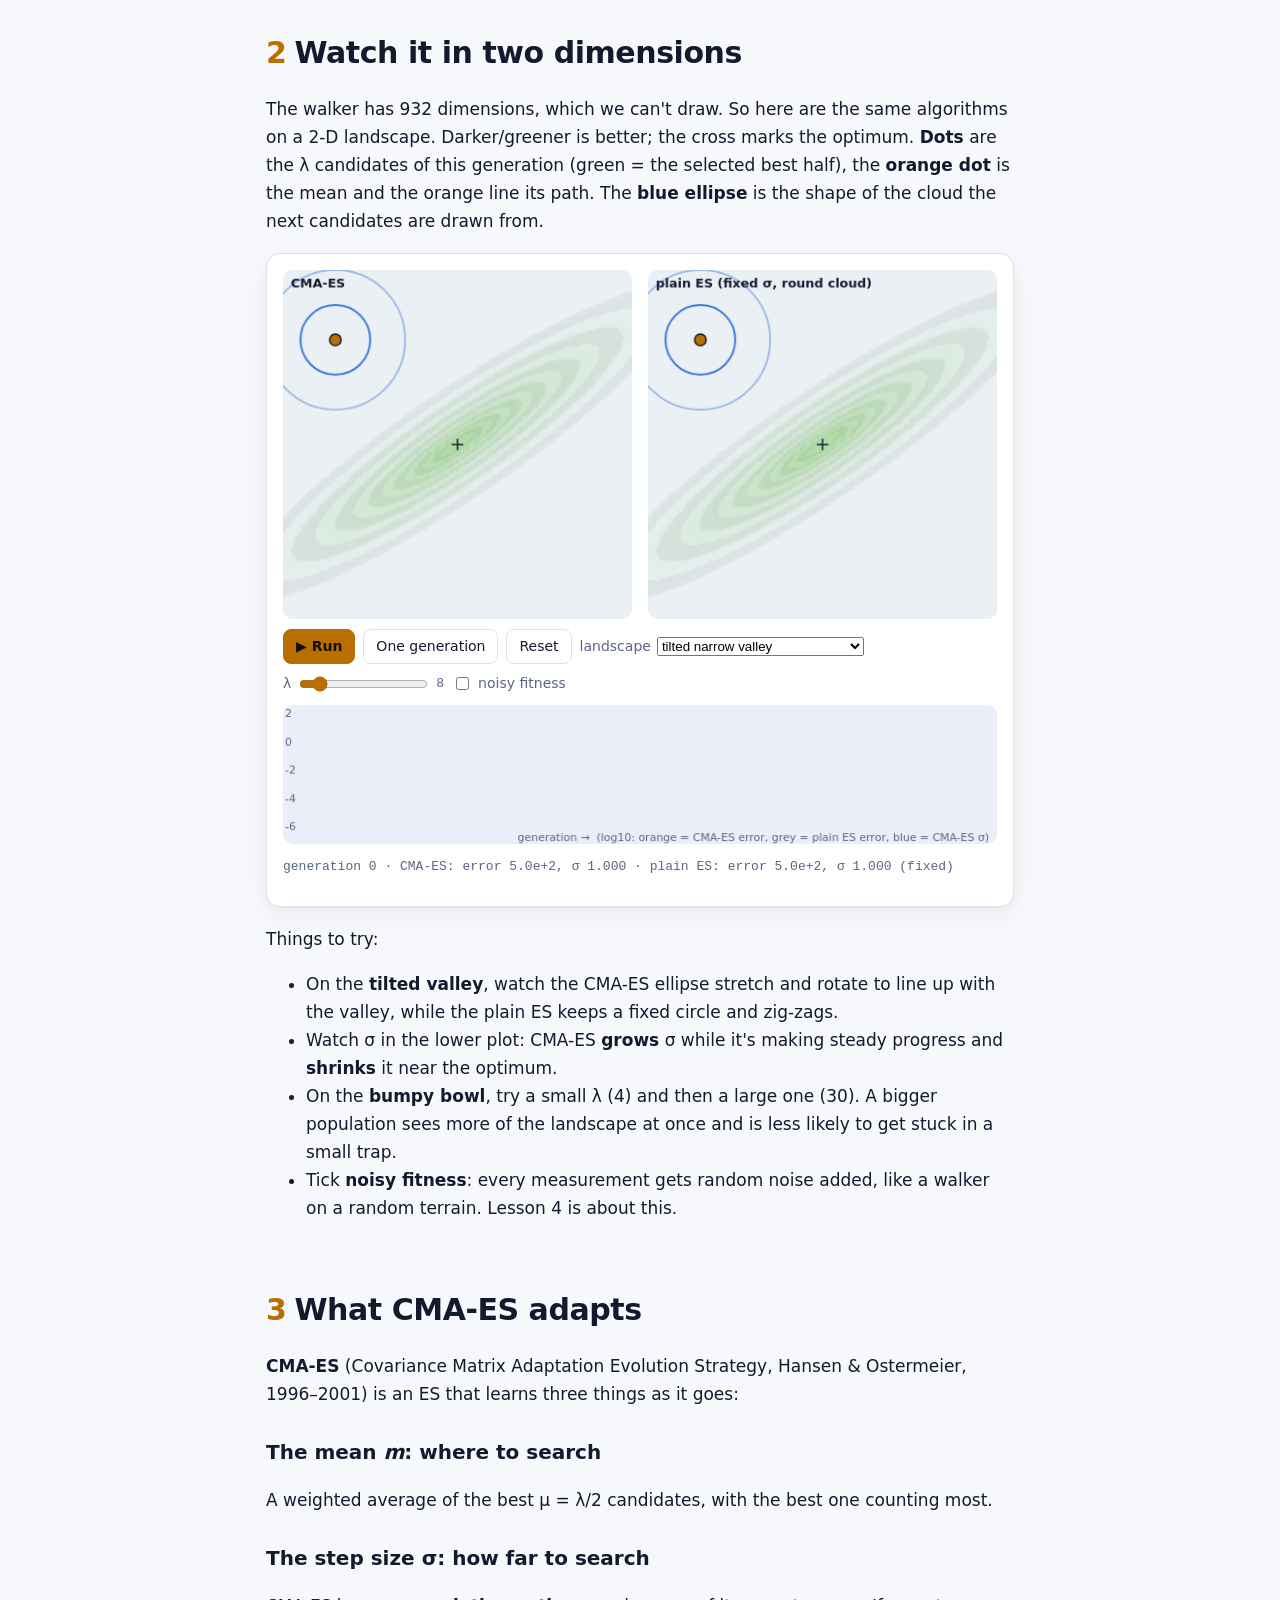
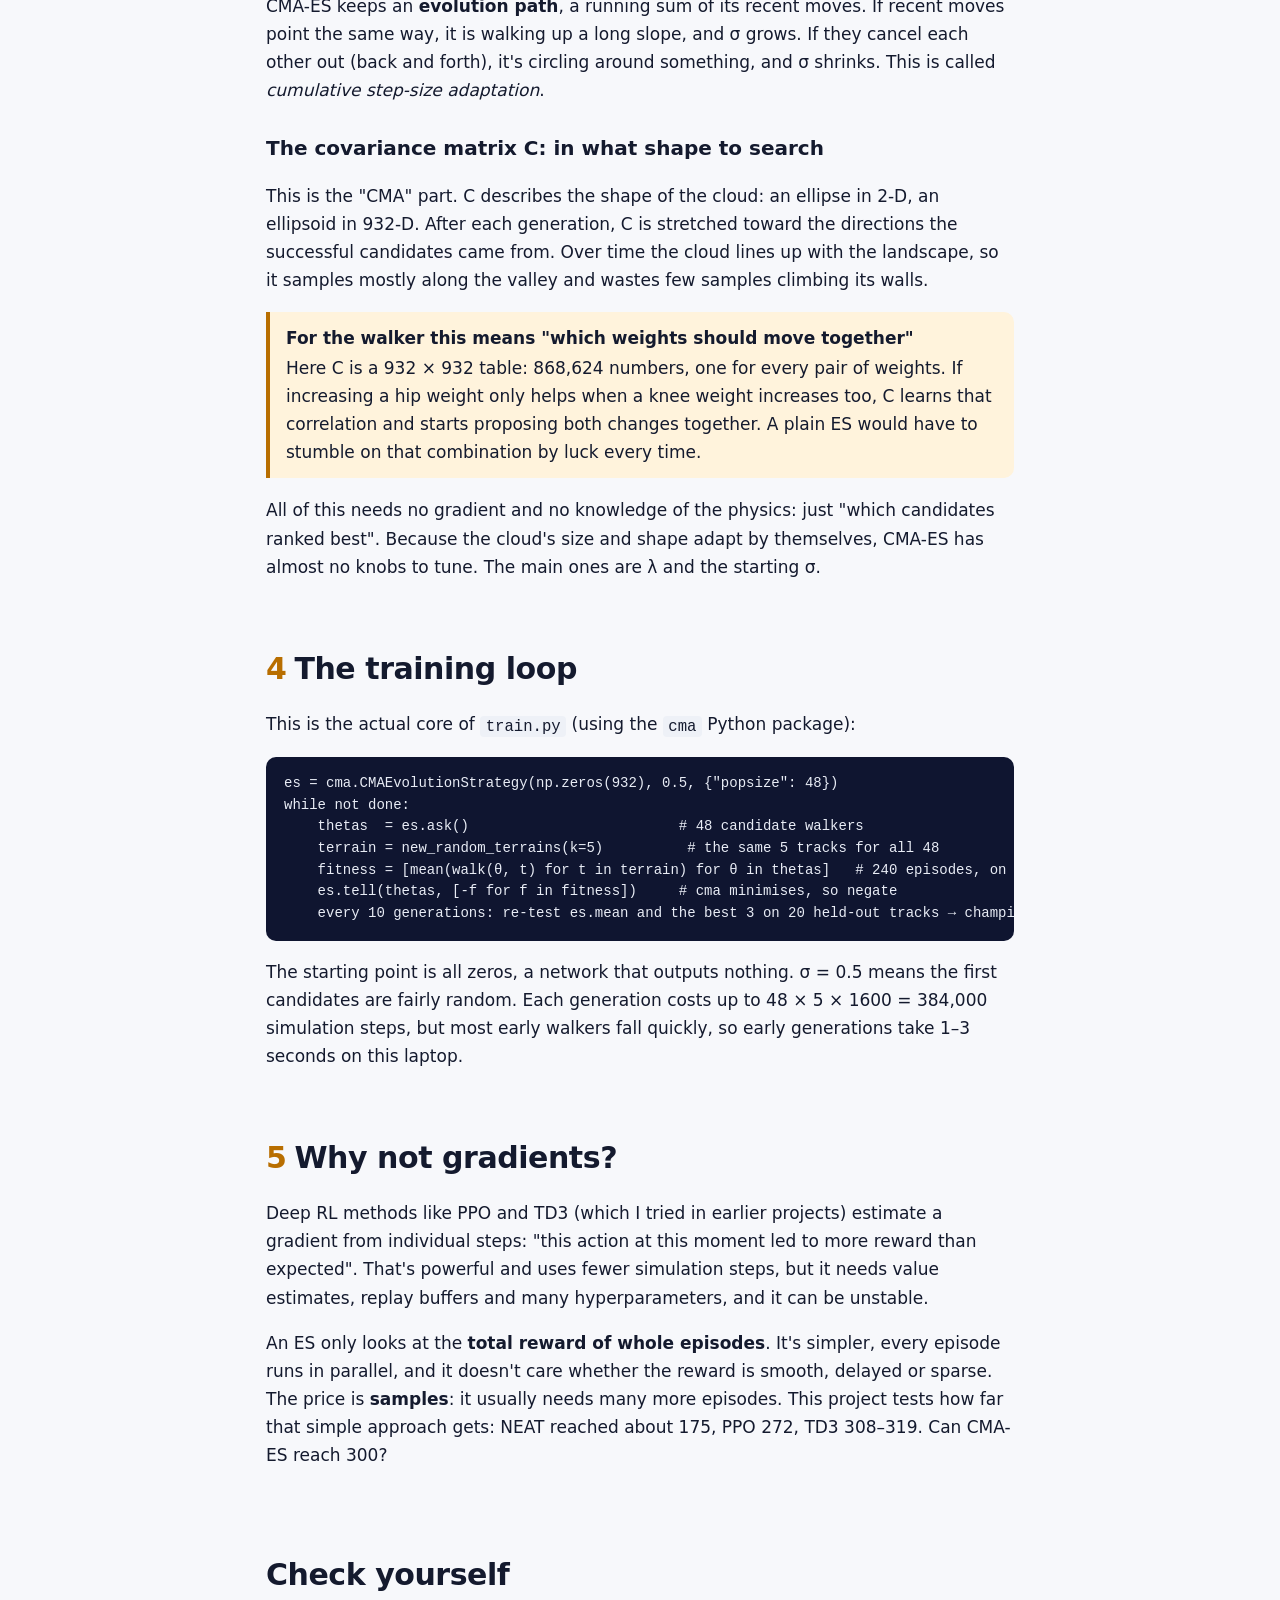
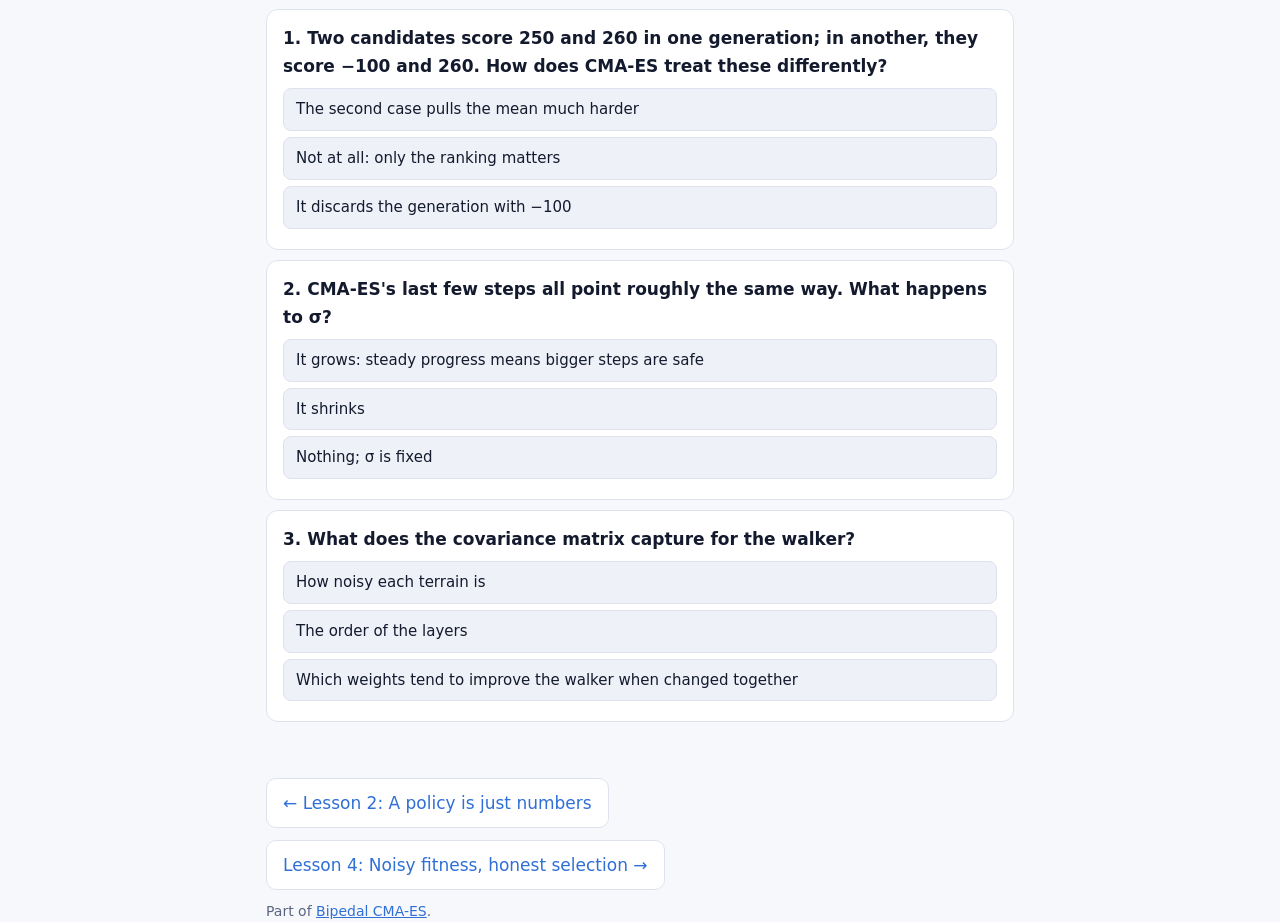
<file: docs/lessons/03-cma-es/index.html>
<!doctype html>
<html lang="en">
<head>
<meta charset="utf-8">
<meta name="viewport" content="width=device-width, initial-scale=1">
<title>Lesson 3 · CMA-ES</title>
<link rel="stylesheet" href="../../assets/style.css">
<script src="../../assets/site.js"></script>
<script src="../../assets/walker.js"></script>
<script src="../../assets/mlp-demo.js"></script>
<script src="../../assets/cmaes-demo.js"></script>
</head>
<body data-root="../.." data-lesson="03-cma-es">
<header id="top"></header>
<main class="wrap narrow">

<div class="lesson-head">
  <div class="n">Lesson 3 of 9</div>
  <h1>Evolution strategies and CMA-ES</h1>
  <p class="lede">How do you climb a landscape you can't see, when the only thing you can do is stand somewhere and
  measure the height? You throw a cloud of guesses, keep the best, and learn the shape of the cloud as you go.</p>
</div>

<div class="goals"><b>After this lesson you can</b>
  <ul>
    <li>describe one generation of an evolution strategy: sample, evaluate, rank, update;</li>
    <li>explain the three things CMA-ES adapts (mean, step size, covariance) and why each one matters;</li>
    <li>read the ten-line training loop that evolves the walker.</li>
  </ul>
</div>

<div id="clip-slot"></div>

<section>
<h2><span class="num">1</span>Guess, test, keep the best</h2>
<p>Lesson 2 ended with a problem: we have a fitness function f(θ) over 932 numbers. We can <i>measure</i> it
(run the walker, read the reward), but we have no gradient telling us which way is uphill.</p>
<p>An <b>evolution strategy</b> (ES) works like this:</p>
<ol>
  <li>Keep a current best guess, the <b>mean</b> <i>m</i>.</li>
  <li><b>Sample</b> λ ("lambda") candidates around it: <i>m</i> + σ · (random noise). σ ("sigma") is the <b>step size</b>.</li>
  <li><b>Evaluate</b> every candidate: let each one walk and record its reward.</li>
  <li><b>Rank</b> them and move <i>m</i> to a weighted average of the best half.</li>
  <li>Repeat. One round is one <b>generation</b>.</li>
</ol>
<p>Only the <i>ranking</i> matters, not the exact scores. That makes ES robust: a reward of 280 vs 290 and one of
−100 vs 290 lead to the same update, so a few wild outliers can't throw it off.</p>
</section>

<section>
<h2><span class="num">2</span>Watch it in two dimensions</h2>
<p>The walker has 932 dimensions, which we can't draw. So here are the same algorithms on a 2-D landscape.
Darker/greener is better; the cross marks the optimum. <b>Dots</b> are the λ candidates of this generation (green = the selected best half),
the <b>orange dot</b> is the mean and the orange line its path. The <b>blue ellipse</b> is the shape of the cloud the next candidates are drawn from.</p>

<div class="demo">
  <div class="cols">
    <canvas id="cvA"></canvas>
    <canvas id="cvB"></canvas>
  </div>
  <div class="controls">
    <button class="btn primary" id="run">▶ Run</button>
    <button class="btn" id="step">One generation</button>
    <button class="btn" id="reset">Reset</button>
    <label>landscape <select id="fn"></select></label>
    <label>λ <input type="range" id="lam" min="4" max="40" step="2" value="8"> <span id="lamv" class="readout"></span></label>
    <label><input type="checkbox" id="noisy"> noisy fitness</label>
  </div>
  <canvas id="hist" style="margin-top:10px"></canvas>
  <p class="readout" id="info"></p>
</div>
<p>Things to try:</p>
<ul>
  <li>On the <b>tilted valley</b>, watch the CMA-ES ellipse stretch and rotate to line up with the valley,
  while the plain ES keeps a fixed circle and zig-zags.</li>
  <li>Watch σ in the lower plot: CMA-ES <b>grows</b> σ while it's making steady progress and <b>shrinks</b> it near the optimum.</li>
  <li>On the <b>bumpy bowl</b>, try a small λ (4) and then a large one (30). A bigger population sees more of the landscape at once and is
  less likely to get stuck in a small trap.</li>
  <li>Tick <b>noisy fitness</b>: every measurement gets random noise added, like a walker on a random terrain. Lesson 4 is about this.</li>
</ul>
</section>

<section>
<h2><span class="num">3</span>What CMA-ES adapts</h2>
<p><b>CMA-ES</b> (Covariance Matrix Adaptation Evolution Strategy, Hansen &amp; Ostermeier, 1996–2001) is an ES
that learns three things as it goes:</p>
<h3>The mean <i>m</i>: where to search</h3>
<p>A weighted average of the best μ = λ/2 candidates, with the best one counting most.</p>
<h3>The step size σ: how far to search</h3>
<p>CMA-ES keeps an <b>evolution path</b>, a running sum of its recent moves. If recent moves point the same way,
it is walking up a long slope, and σ grows. If they cancel each other out (back and forth), it's circling around something, and σ shrinks.
This is called <i>cumulative step-size adaptation</i>.</p>
<h3>The covariance matrix C: in what shape to search</h3>
<p>This is the "CMA" part. C describes the shape of the cloud: an ellipse in 2-D, an ellipsoid in 932-D.
After each generation, C is stretched toward the directions the successful candidates came from. Over time the cloud lines up with the
landscape, so it samples mostly along the valley and wastes few samples climbing its walls.</p>
<div class="key"><b>For the walker this means "which weights should move together"</b>Here C is a 932 × 932 table:
868,624 numbers, one for every pair of weights. If increasing a hip weight only helps when a knee weight increases too,
C learns that correlation and starts proposing both changes together. A plain ES would have to stumble on that
combination by luck every time.</div>
<p>All of this needs no gradient and no knowledge of the physics: just "which candidates ranked best".
Because the cloud's size and shape adapt by themselves, CMA-ES has almost no knobs to tune. The main ones are λ and the starting σ.</p>
</section>

<section>
<h2><span class="num">4</span>The training loop</h2>
<p>This is the actual core of <code>train.py</code> (using the <code>cma</code> Python package):</p>
<pre>es = cma.CMAEvolutionStrategy(np.zeros(932), 0.5, {"popsize": 48})
while not done:
    thetas  = es.ask()                         # 48 candidate walkers
    terrain = new_random_terrains(k=5)          # the same 5 tracks for all 48
    fitness = [mean(walk(θ, t) for t in terrain) for θ in thetas]   # 240 episodes, on 4 CPU cores
    es.tell(thetas, [-f for f in fitness])     # cma minimises, so negate
    every 10 generations: re-test es.mean and the best 3 on 20 held-out tracks → champion</pre>
<p>The starting point is all zeros, a network that outputs nothing. σ = 0.5 means the first candidates are fairly random.
Each generation costs up to 48 × 5 × 1600 = 384,000 simulation steps, but most early walkers fall quickly,
so early generations take 1–3 seconds on this laptop.</p>
</section>

<section>
<h2><span class="num">5</span>Why not gradients?</h2>
<p>Deep RL methods like PPO and TD3 (which I tried in earlier projects) estimate a gradient from individual
steps: "this action at this moment led to more reward than expected". That's powerful and uses fewer simulation steps, but it needs value
estimates, replay buffers and many hyperparameters, and it can be unstable.</p>
<p>An ES only looks at the <b>total reward of whole episodes</b>. It's simpler, every episode runs in parallel, and it doesn't care
whether the reward is smooth, delayed or sparse. The price is <b>samples</b>: it usually needs many more episodes.
This project tests how far that simple approach gets: NEAT reached about 175, PPO 272, TD3 308–319. Can CMA-ES reach 300?</p>
</section>

<section class="quiz">
<h2>Check yourself</h2>
<div class="q" data-answer="1"><p>1. Two candidates score 250 and 260 in one generation; in another, they score −100 and 260. How does CMA-ES treat these differently?</p>
  <button>The second case pulls the mean much harder</button><button>Not at all: only the ranking matters</button><button>It discards the generation with −100</button>
  <div class="why">CMA-ES uses ranks. The better candidate is better by the same rank in both cases, so the update is the same.</div></div>
<div class="q" data-answer="0"><p>2. CMA-ES's last few steps all point roughly the same way. What happens to σ?</p>
  <button>It grows: steady progress means bigger steps are safe</button><button>It shrinks</button><button>Nothing; σ is fixed</button>
  <div class="why">A long evolution path (moves that add up) means it hasn't reached the optimum yet, so σ increases.</div></div>
<div class="q" data-answer="2"><p>3. What does the covariance matrix capture for the walker?</p>
  <button>How noisy each terrain is</button><button>The order of the layers</button><button>Which weights tend to improve the walker when changed together</button>
  <div class="why">C learns correlated directions in weight space and shapes the sampling cloud along them.</div></div>
</section>

<div id="pager"></div>
</main>
<footer class="wrap narrow">Part of <a href="../../index.html">Bipedal CMA-ES</a>.</footer>

<script>
const fnSel = document.getElementById("fn");
for (const [k, v] of Object.entries(FUNCS)) fnSel.innerHTML += `<option value="${k}">${v.name}</option>`;
const A = new ESView(document.getElementById("cvA"), "CMA-ES"), B = new ESView(document.getElementById("cvB"), "plain ES (fixed σ, round cloud)");
const hc = document.getElementById("hist"), hctx = setupCanvas(hc, 720, 140);
let F, cma, ses, trailA, trailB, histA, histB, sigA, timer = null, seed = 1;
const OPT = { valley: [0, 0], rosen: [1.5, .75], bumpy: [0, 0] };
const lam = document.getElementById("lam");
function evalf(x) { const v = F.f(x[0], x[1]); return document.getElementById("noisy").checked ? v + 6 * randn(Math.random) : v; }
function reset() {
  F = FUNCS[fnSel.value];
  const r1 = mulberry32(seed), r2 = mulberry32(seed++);
  cma = new CMA2(F.start, 1.0, +lam.value, r1); ses = new SimpleES(F.start, 1.0, +lam.value, r2);
  trailA = [cma.m.slice()]; trailB = [ses.m.slice()]; histA = [F.f(...cma.m)]; histB = [F.f(...ses.m)]; sigA = [cma.sigma];
  A.background(F); B.background(F); draw();
}
function step() {
  for (const [es, tr, h] of [[cma, trailA, histA], [ses, trailB, histB]]) {
    const pop = es.ask(); es.tell(pop.map(p => evalf(p.x))); tr.push(es.m.slice()); h.push(F.f(...es.m));
  }
  sigA.push(cma.sigma); draw();
  if (cma.gen >= 150 || F.f(...cma.m) < 1e-12) stop();
}
function draw() {
  A.draw(cma, trailA, OPT[fnSel.value]); B.draw(ses, trailB, OPT[fnSel.value]);
  const lg = a => a.map(v => Math.log10(v + 1e-6));
  drawSeries(hc, hctx, [{ ys: lg(histA), color: css("--accent") }, { ys: lg(histB), color: css("--muted") },
    { ys: sigA.map(s => Math.log10(s)), color: css("--blue"), width: 1.5 }], null,
    { lo: -6, hi: 2, n: 150, ticks: [-6, -4, -2, 0, 2], xlabel: "generation →  (log10: orange = CMA-ES error, grey = plain ES error, blue = CMA-ES σ)" });
  document.getElementById("info").textContent =
    `generation ${cma.gen} · CMA-ES: error ${F.f(...cma.m).toExponential(1)}, σ ${cma.sigma.toFixed(3)} · plain ES: error ${F.f(...ses.m).toExponential(1)}, σ ${ses.sigma.toFixed(3)} (fixed)`;
}
function stop() { clearInterval(timer); timer = null; document.getElementById("run").textContent = "▶ Run"; }
document.getElementById("run").onclick = () => { if (timer) return stop(); if (cma.gen >= 150) reset(); timer = setInterval(step, 160); document.getElementById("run").textContent = "❚❚ Pause"; };
document.getElementById("step").onclick = () => { stop(); step(); };
document.getElementById("reset").onclick = () => { stop(); reset(); };
fnSel.onchange = () => { stop(); reset(); };
lam.oninput = () => { document.getElementById("lamv").textContent = lam.value; };
lam.onchange = () => { stop(); reset(); };
lam.oninput();
window.addEventListener("themechange", () => { A.background(F); B.background(F); draw(); });
reset();
</script>
<script src="../../assets/clip.js"></script>
</body>
</html>
</file>
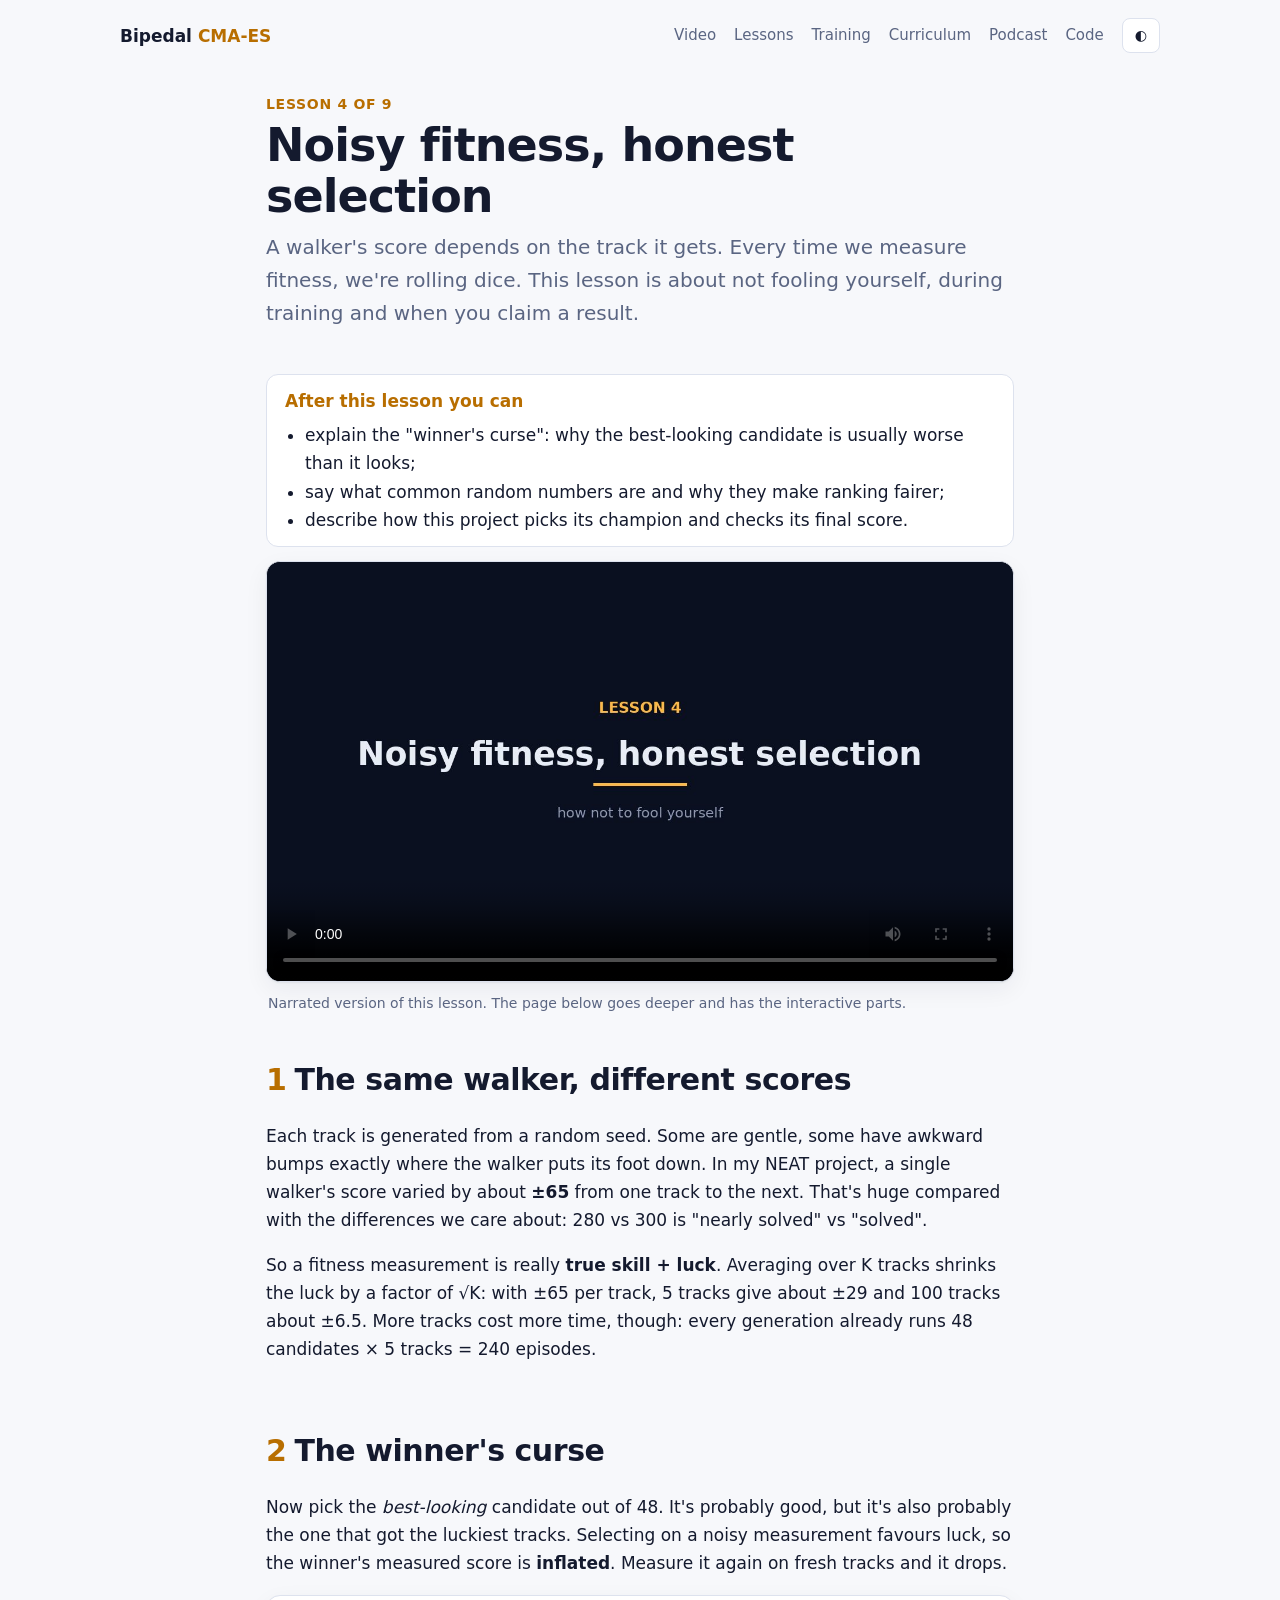
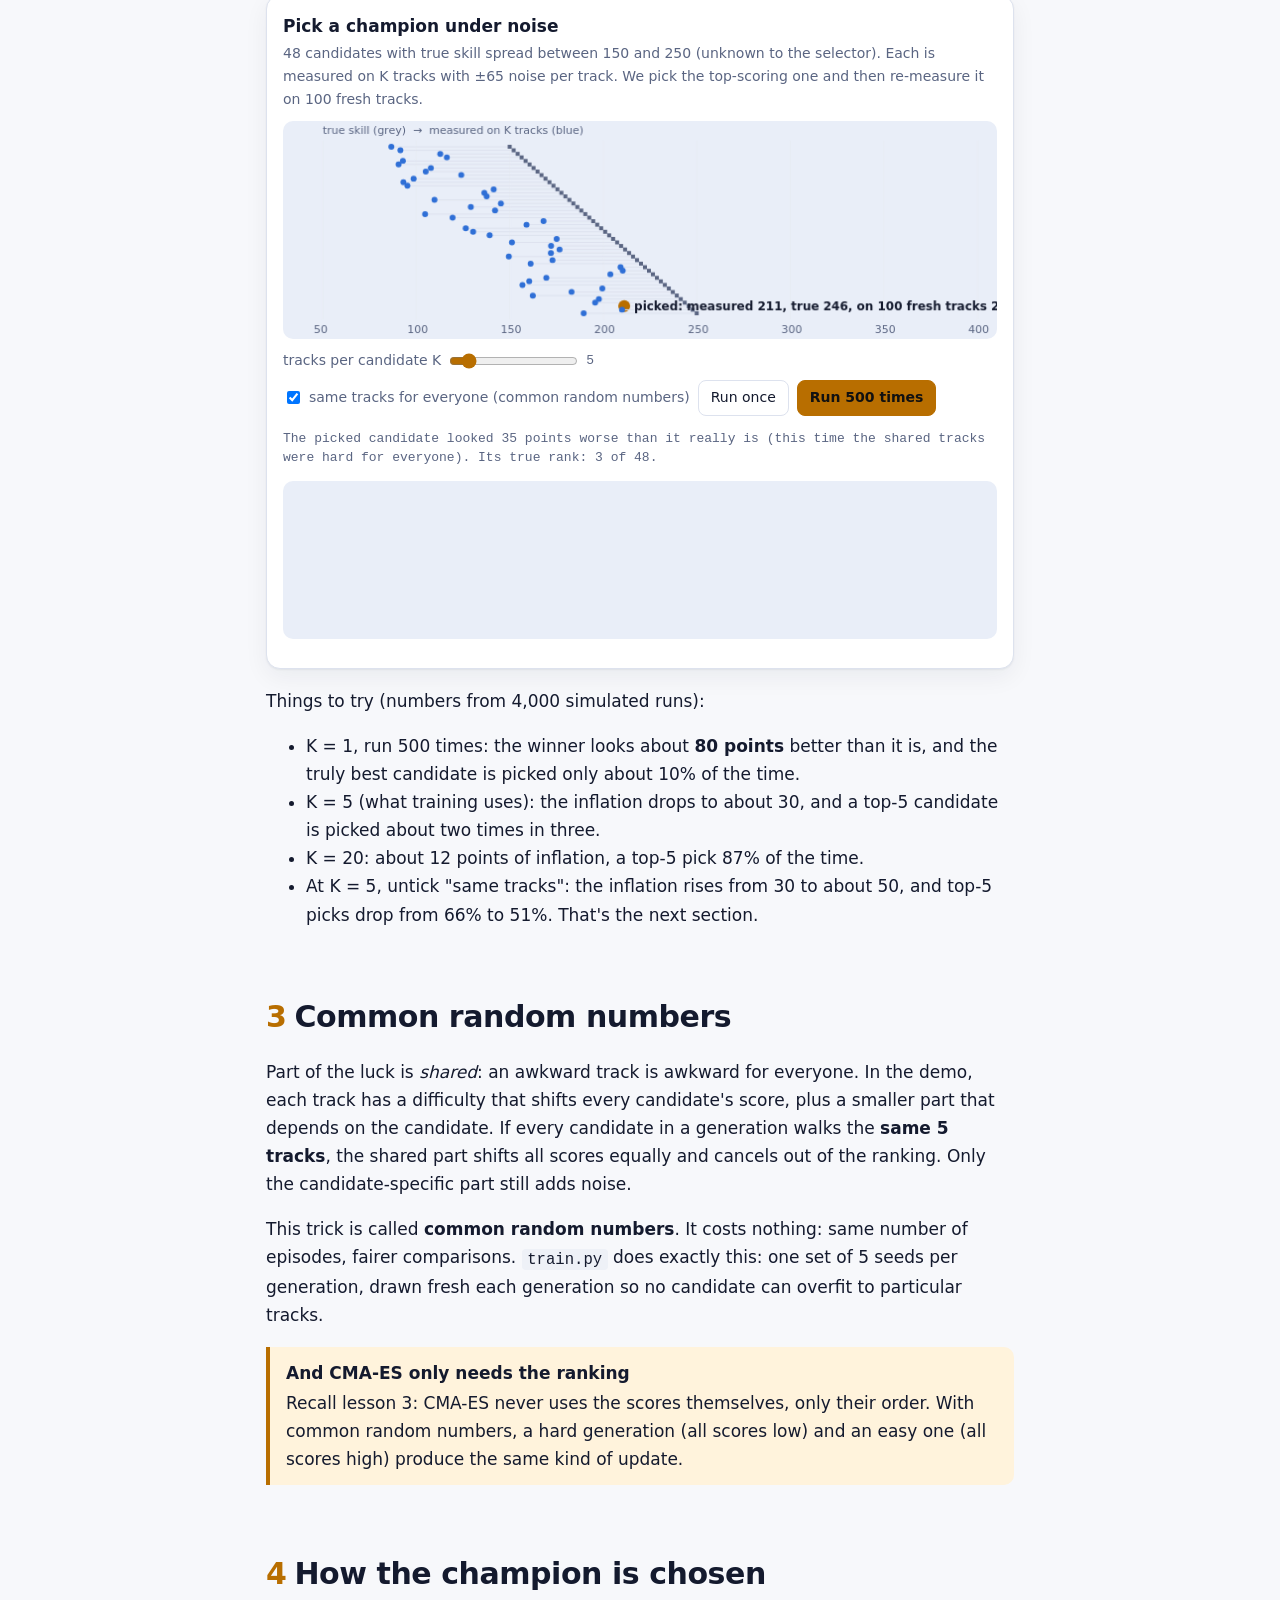
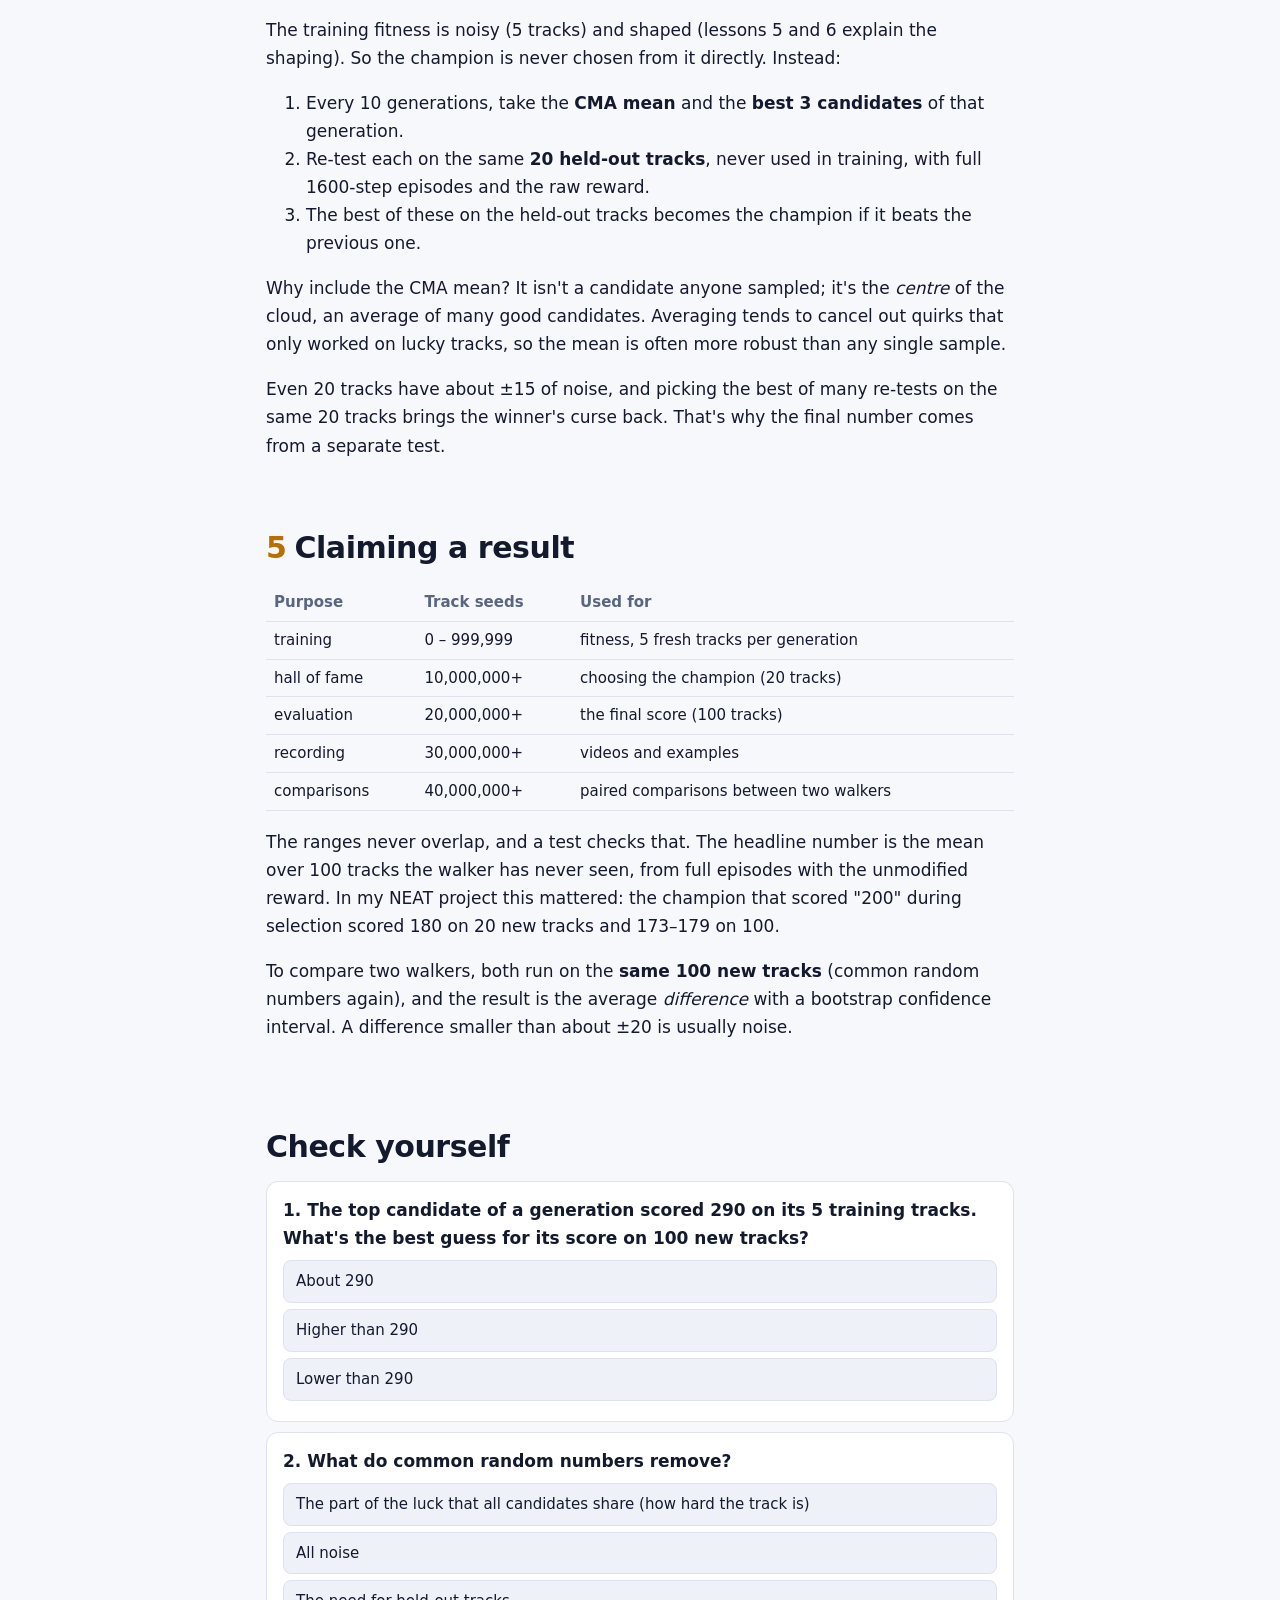
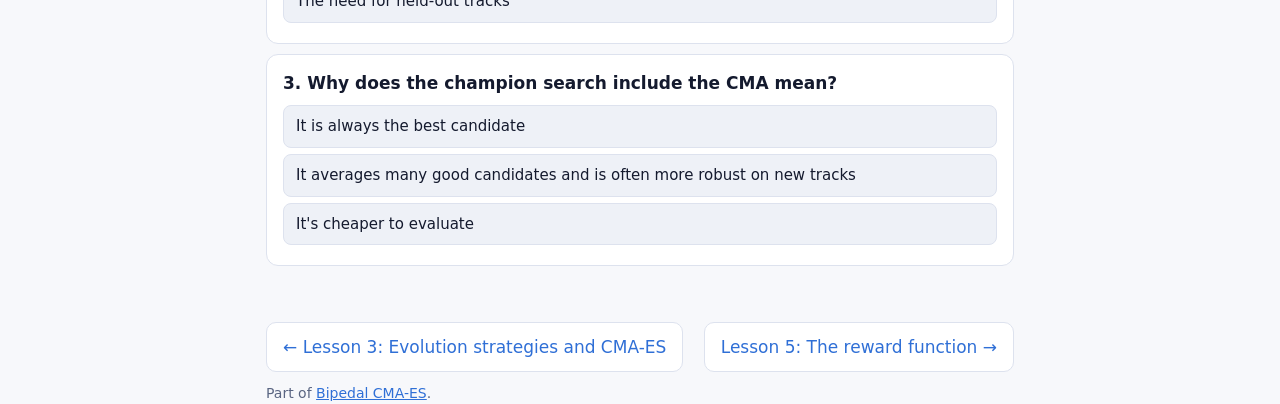
<file: docs/lessons/04-noisy-fitness/index.html>
<!doctype html>
<html lang="en">
<head>
<meta charset="utf-8">
<meta name="viewport" content="width=device-width, initial-scale=1">
<title>Lesson 4 · Noisy fitness</title>
<link rel="stylesheet" href="../../assets/style.css">
<script src="../../assets/site.js"></script>
<script src="../../assets/walker.js"></script>
<script src="../../assets/mlp-demo.js"></script>
</head>
<body data-root="../.." data-lesson="04-noisy-fitness">
<header id="top"></header>
<main class="wrap narrow">

<div class="lesson-head">
  <div class="n">Lesson 4 of 9</div>
  <h1>Noisy fitness, honest selection</h1>
  <p class="lede">A walker's score depends on the track it gets. Every time we measure fitness, we're rolling dice.
  This lesson is about not fooling yourself, during training and when you claim a result.</p>
</div>

<div class="goals"><b>After this lesson you can</b>
  <ul>
    <li>explain the "winner's curse": why the best-looking candidate is usually worse than it looks;</li>
    <li>say what common random numbers are and why they make ranking fairer;</li>
    <li>describe how this project picks its champion and checks its final score.</li>
  </ul>
</div>

<div id="clip-slot"></div>

<section>
<h2><span class="num">1</span>The same walker, different scores</h2>
<p>Each track is generated from a random seed. Some are gentle, some have awkward bumps exactly where the walker
puts its foot down. In my NEAT project, a single walker's score varied by about <b>±65</b> from one track to the next.
That's huge compared with the differences we care about: 280 vs 300 is "nearly solved" vs "solved".</p>
<p>So a fitness measurement is really <b>true skill + luck</b>. Averaging over K tracks shrinks the luck by a factor of √K:
with ±65 per track, 5 tracks give about ±29 and 100 tracks about ±6.5. More tracks cost more time, though: every
generation already runs 48 candidates × 5 tracks = 240 episodes.</p>
</section>

<section>
<h2><span class="num">2</span>The winner's curse</h2>
<p>Now pick the <i>best-looking</i> candidate out of 48. It's probably good, but it's also probably the one that got the luckiest tracks.
Selecting on a noisy measurement favours luck, so the winner's measured score is <b>inflated</b>. Measure it again on fresh tracks and it drops.</p>

<div class="demo">
  <p class="demo-title">Pick a champion under noise</p>
  <p class="demo-sub">48 candidates with true skill spread between 150 and 250 (unknown to the selector). Each is measured on K tracks
  with ±65 noise per track. We pick the top-scoring one and then re-measure it on 100 fresh tracks.</p>
  <canvas id="dots"></canvas>
  <div class="controls">
    <label>tracks per candidate K <input type="range" id="k" min="1" max="40" value="5"> <span id="kv" class="readout"></span></label>
    <label><input type="checkbox" id="crn" checked> same tracks for everyone (common random numbers)</label>
    <button class="btn" id="once">Run once</button>
    <button class="btn primary" id="many">Run 500 times</button>
  </div>
  <p class="readout" id="out1"></p>
  <canvas id="histo" style="margin-top:8px"></canvas>
  <p class="readout" id="out2"></p>
</div>
<p>Things to try (numbers from 4,000 simulated runs):</p>
<ul>
  <li>K = 1, run 500 times: the winner looks about <b>80 points</b> better than it is, and the truly best candidate is picked only about 10% of the time.</li>
  <li>K = 5 (what training uses): the inflation drops to about 30, and a top-5 candidate is picked about two times in three.</li>
  <li>K = 20: about 12 points of inflation, a top-5 pick 87% of the time.</li>
  <li>At K = 5, untick "same tracks": the inflation rises from 30 to about 50, and top-5 picks drop from 66% to 51%. That's the next section.</li>
</ul>
</section>

<section>
<h2><span class="num">3</span>Common random numbers</h2>
<p>Part of the luck is <i>shared</i>: an awkward track is awkward for everyone. In the demo, each track has a difficulty that shifts
every candidate's score, plus a smaller part that depends on the candidate.
If every candidate in a generation walks the <b>same 5 tracks</b>, the shared part shifts all scores equally and cancels out of the
ranking. Only the candidate-specific part still adds noise.</p>
<p>This trick is called <b>common random numbers</b>. It costs nothing: same number of episodes, fairer comparisons.
<code>train.py</code> does exactly this: one set of 5 seeds per generation, drawn fresh each generation so no candidate can
overfit to particular tracks.</p>
<div class="key"><b>And CMA-ES only needs the ranking</b>Recall lesson 3: CMA-ES never uses the scores themselves, only their order.
With common random numbers, a hard generation (all scores low) and an easy one (all scores high) produce the same kind of update.</div>
</section>

<section>
<h2><span class="num">4</span>How the champion is chosen</h2>
<p>The training fitness is noisy (5 tracks) and shaped (lessons 5 and 6 explain the shaping). So the champion is never chosen from it directly. Instead:</p>
<ol>
  <li>Every 10 generations, take the <b>CMA mean</b> and the <b>best 3 candidates</b> of that generation.</li>
  <li>Re-test each on the same <b>20 held-out tracks</b>, never used in training, with full 1600-step episodes and the raw reward.</li>
  <li>The best of these on the held-out tracks becomes the champion if it beats the previous one.</li>
</ol>
<p>Why include the CMA mean? It isn't a candidate anyone sampled; it's the <i>centre</i> of the cloud, an average of many good candidates.
Averaging tends to cancel out quirks that only worked on lucky tracks, so the mean is often more robust than any single sample.</p>
<p>Even 20 tracks have about ±15 of noise, and picking the best of many re-tests on the same 20 tracks brings the
winner's curse back. That's why the final number comes from a separate test.</p>
</section>

<section>
<h2><span class="num">5</span>Claiming a result</h2>
<table class="t">
<tr><th>Purpose</th><th>Track seeds</th><th>Used for</th></tr>
<tr><td>training</td><td>0 – 999,999</td><td>fitness, 5 fresh tracks per generation</td></tr>
<tr><td>hall of fame</td><td>10,000,000+</td><td>choosing the champion (20 tracks)</td></tr>
<tr><td>evaluation</td><td>20,000,000+</td><td>the final score (100 tracks)</td></tr>
<tr><td>recording</td><td>30,000,000+</td><td>videos and examples</td></tr>
<tr><td>comparisons</td><td>40,000,000+</td><td>paired comparisons between two walkers</td></tr>
</table>
<p>The ranges never overlap, and a test checks that. The headline number is the mean over 100 tracks the walker has never seen, from full episodes with the
unmodified reward. In my NEAT project this mattered: the champion that scored "200" during selection scored 180 on 20 new tracks and
173–179 on 100.</p>
<p>To compare two walkers, both run on the <b>same 100 new tracks</b> (common random numbers again), and the result is the
average <i>difference</i> with a bootstrap confidence interval. A difference smaller than about ±20 is usually noise.</p>
</section>

<section class="quiz">
<h2>Check yourself</h2>
<div class="q" data-answer="2"><p>1. The top candidate of a generation scored 290 on its 5 training tracks. What's the best guess for its score on 100 new tracks?</p>
  <button>About 290</button><button>Higher than 290</button><button>Lower than 290</button>
  <div class="why">It was selected <i>because</i> it scored highest, so part of that 290 is luck. On fresh tracks it regresses toward its true skill.</div></div>
<div class="q" data-answer="0"><p>2. What do common random numbers remove?</p>
  <button>The part of the luck that all candidates share (how hard the track is)</button><button>All noise</button><button>The need for held-out tracks</button>
  <div class="why">The shared difficulty cancels out of the comparison. The candidate-specific part, and the winner's curse, remain.</div></div>
<div class="q" data-answer="1"><p>3. Why does the champion search include the CMA mean?</p>
  <button>It is always the best candidate</button><button>It averages many good candidates and is often more robust on new tracks</button><button>It's cheaper to evaluate</button>
  <div class="why">The mean is the centre of the search cloud, which smooths out single lucky solutions. It isn't always the best, so it competes with the top 3.</div></div>
</section>

<div id="pager"></div>
</main>
<footer class="wrap narrow">Part of <a href="../../index.html">Bipedal CMA-ES</a>.</footer>

<script>
const N = 48, NOISE = 65, SHARED = 50, OWN = Math.sqrt(NOISE * NOISE - SHARED * SHARED);  // per-track noise split into shared + own
const dc = document.getElementById("dots"), dctx = setupCanvas(dc, 720, 220);
const hc = document.getElementById("histo"), hctx = setupCanvas(hc, 720, 160);
const kS = document.getElementById("k"), crn = document.getElementById("crn");
let rng = mulberry32(11);
const skill = Array.from({ length: N }, (_, i) => 150 + 100 * i / (N - 1));
function measure(K, shared) {
  const tracks = Array.from({ length: K }, () => SHARED * randn(rng));
  return skill.map(s => {
    let t = 0;
    for (let k = 0; k < K; k++) t += s + (shared ? tracks[k] : SHARED * randn(rng)) + OWN * randn(rng);
    return t / K;
  });
}
function once() {
  const K = +kS.value, m = measure(K, crn.checked);
  const w = m.indexOf(Math.max(...m));
  const re = skill[w] + NOISE / 10 * randn(rng);  // 100 fresh tracks: ±6.5
  return { m, w, re };
}
function drawDots(r) {
  const W = 720, H = 220; dctx.clearRect(0, 0, W, H);
  const X = s => 40 + (W - 60) * (s - 50) / 350;
  dctx.strokeStyle = css("--grid"); dctx.fillStyle = css("--muted"); dctx.font = "11px system-ui";
  for (let v = 50; v <= 400; v += 50) { dctx.beginPath(); dctx.moveTo(X(v), 20); dctx.lineTo(X(v), H - 20); dctx.stroke(); dctx.fillText(v, X(v) - 9, H - 6); }
  dctx.fillText("true skill (grey)  →  measured on K tracks (blue)", 40, 13);
  r.m.forEach((v, i) => {
    const y = 26 + (H - 52) * i / (N - 1);
    dctx.strokeStyle = css("--line"); dctx.beginPath(); dctx.moveTo(X(skill[i]), y); dctx.lineTo(X(v), y); dctx.stroke();
    dctx.fillStyle = css("--muted"); dctx.fillRect(X(skill[i]) - 2, y - 2, 4, 4);
    dctx.beginPath(); dctx.arc(X(v), y, i === r.w ? 6 : 3, 0, 7); dctx.fillStyle = i === r.w ? css("--accent") : css("--blue"); dctx.fill();
  });
  const y = 26 + (H - 52) * r.w / (N - 1);
  dctx.fillStyle = css("--text"); dctx.font = "600 12px system-ui";
  dctx.fillText(`picked: measured ${r.m[r.w].toFixed(0)}, true ${skill[r.w].toFixed(0)}, on 100 fresh tracks ${r.re.toFixed(0)}`, Math.min(X(r.m[r.w]) + 10, 420), Math.max(16, y + 4));
}
document.getElementById("once").onclick = () => {
  const r = once(); drawDots(r);
  const d = r.m[r.w] - skill[r.w];
  document.getElementById("out1").textContent = `The picked candidate looked ${Math.abs(d).toFixed(0)} points ${d >= 0 ? "better" : "worse"} than it really is` +
    (d < 0 ? " (this time the shared tracks were hard for everyone)" : "") + `. Its true rank: ${N - r.w} of ${N}.`;
};
document.getElementById("many").onclick = () => {
  const infl = [], ranks = []; let last;
  for (let t = 0; t < 500; t++) { last = once(); infl.push(last.m[last.w] - skill[last.w]); ranks.push(N - last.w); }
  drawDots(last);
  const bins = new Array(30).fill(0), lo = -60, hi = 240;
  infl.forEach(v => bins[Math.max(0, Math.min(29, Math.floor((v - lo) / (hi - lo) * 30)))]++);
  const W = 720, H = 160, mx = Math.max(...bins); hctx.clearRect(0, 0, W, H);
  bins.forEach((b, i) => { hctx.fillStyle = css("--accent"); const h = (H - 30) * b / mx; hctx.fillRect(20 + i * (W - 40) / 30, H - 20 - h, (W - 40) / 30 - 2, h); });
  hctx.fillStyle = css("--muted"); hctx.font = "11px system-ui";
  for (let v = lo; v <= hi; v += 60) hctx.fillText(v, 20 + (v - lo) / (hi - lo) * (W - 40) - 6, H - 5);
  hctx.fillText("how much the winner's measured score exceeded its true skill, 500 runs", 20, 12);
  const mean = infl.reduce((a, b) => a + b) / infl.length, top1 = ranks.filter(r => r === 1).length / 5, top5 = ranks.filter(r => r <= 5).length / 5;
  document.getElementById("out2").textContent = `K = ${kS.value}, ${crn.checked ? "same" : "different"} tracks: average inflation ${mean.toFixed(0)} points · picked the truly best ${top1.toFixed(0)}% of the time · picked a top-5 candidate ${top5.toFixed(0)}% of the time`;
};
kS.oninput = () => document.getElementById("kv").textContent = kS.value; kS.oninput();
window.addEventListener("themechange", () => document.getElementById("once").click());
document.getElementById("once").click();
</script>
<script src="../../assets/clip.js"></script>
</body>
</html>
</file>
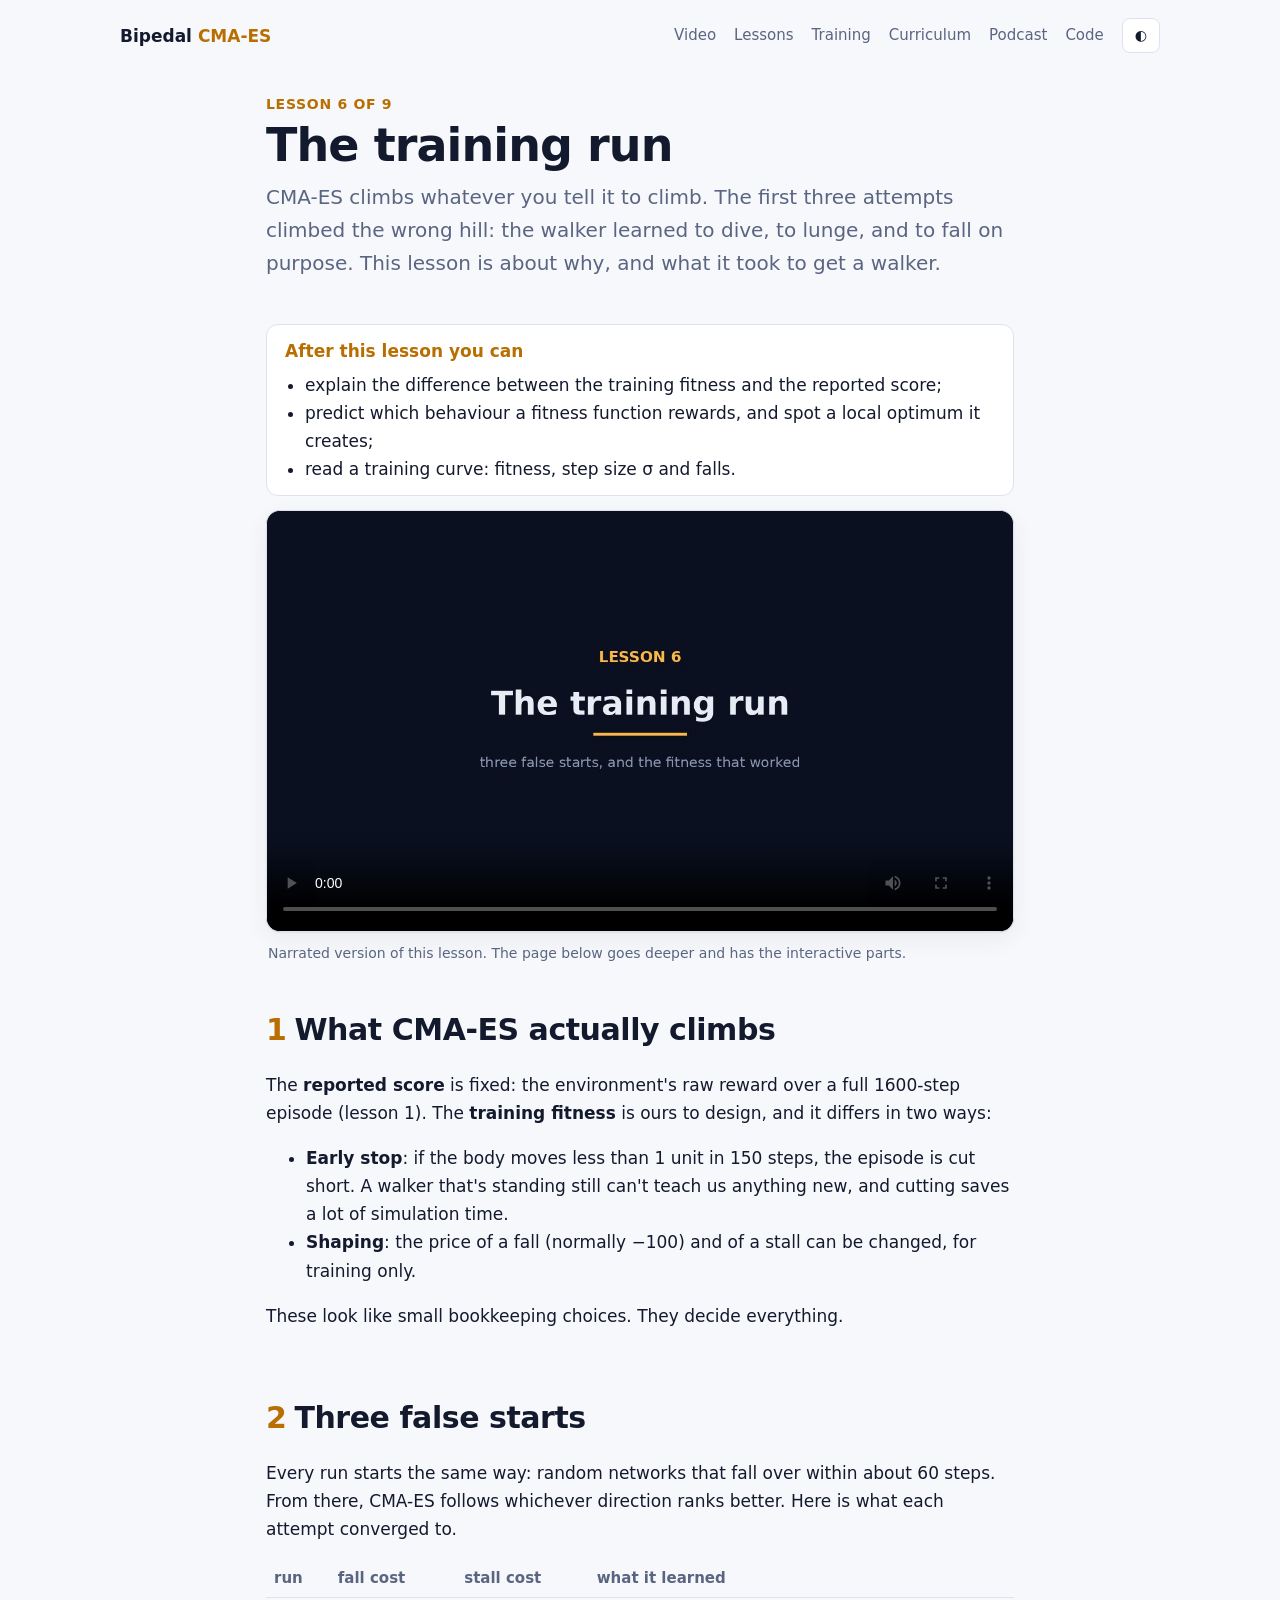
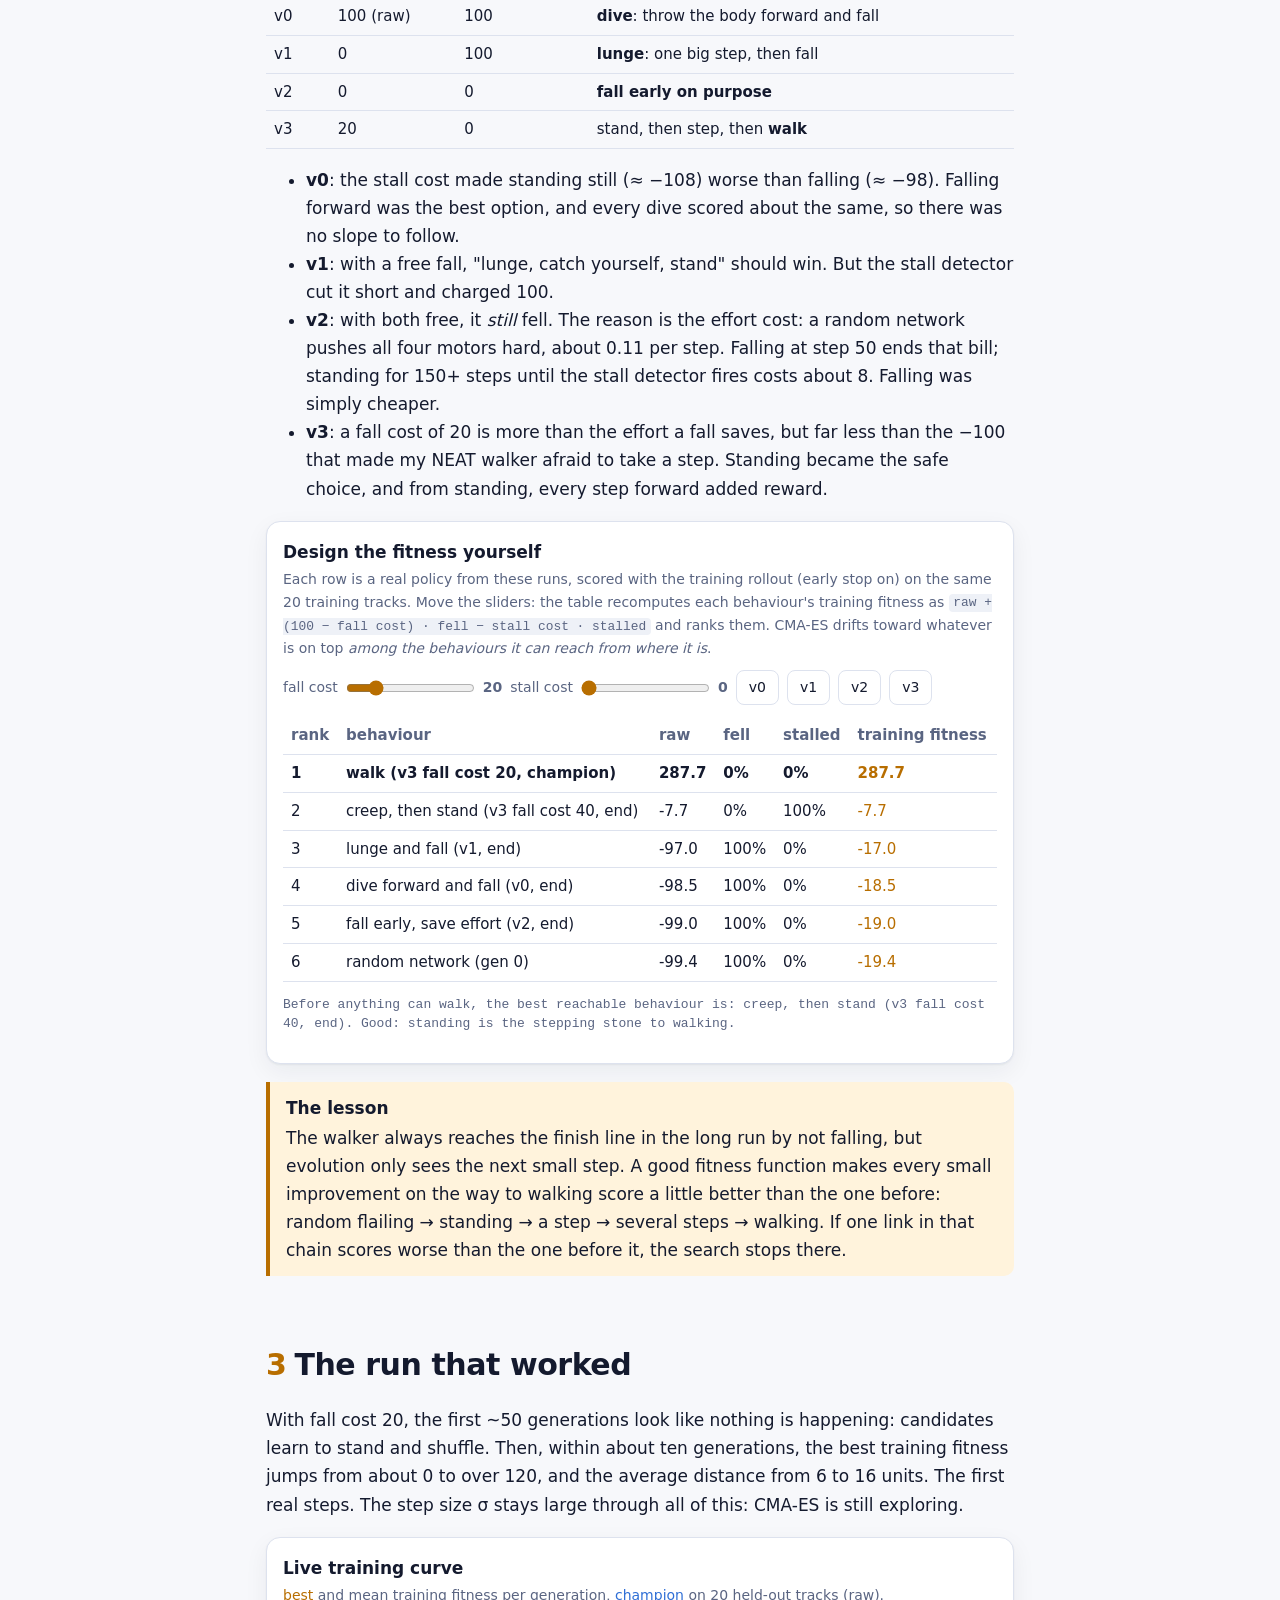
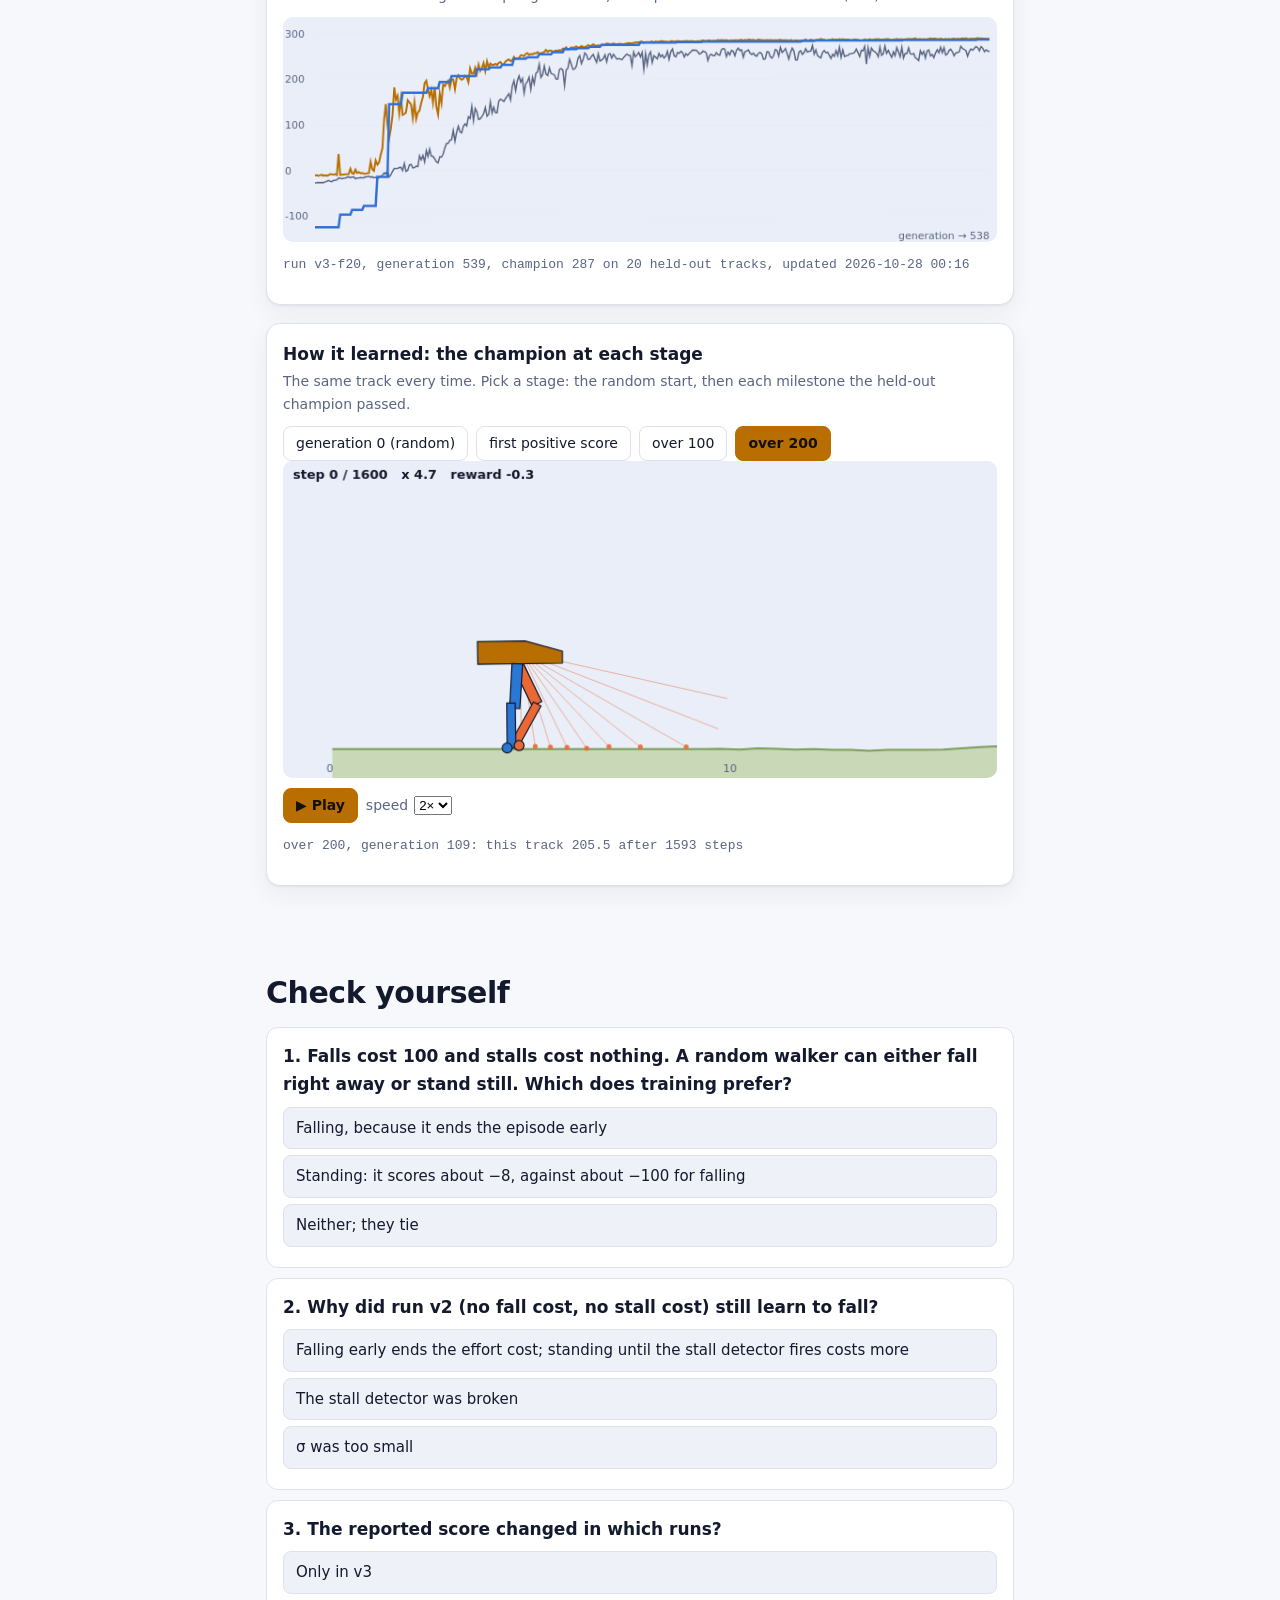
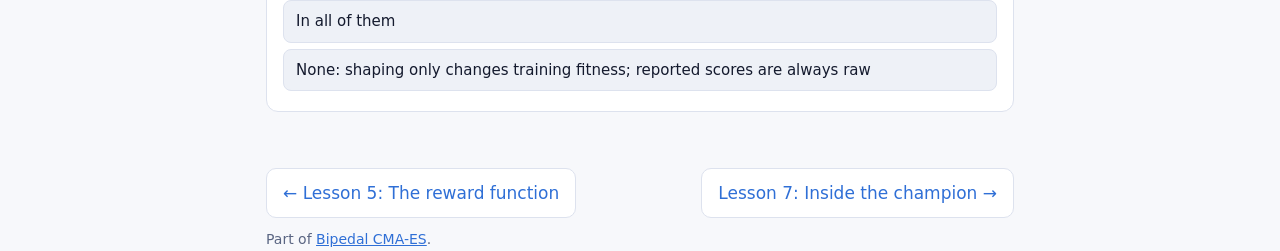
<file: docs/lessons/05-the-training-run/index.html>
<!doctype html>
<html lang="en">
<head>
<meta charset="utf-8">
<meta name="viewport" content="width=device-width, initial-scale=1">
<title>Lesson 6 · The training run</title>
<link rel="stylesheet" href="../../assets/style.css">
<script src="../../assets/site.js"></script>
<script src="../../assets/walker.js"></script>
</head>
<body data-root="../.." data-lesson="05-the-training-run">
<header id="top"></header>
<main class="wrap narrow">

<div class="lesson-head">
  <div class="n">Lesson 6 of 9</div>
  <h1>The training run</h1>
  <p class="lede">CMA-ES climbs whatever you tell it to climb. The first three attempts climbed the wrong hill:
  the walker learned to dive, to lunge, and to fall on purpose. This lesson is about why, and what it took to get a walker.</p>
</div>

<div class="goals"><b>After this lesson you can</b>
  <ul>
    <li>explain the difference between the training fitness and the reported score;</li>
    <li>predict which behaviour a fitness function rewards, and spot a local optimum it creates;</li>
    <li>read a training curve: fitness, step size σ and falls.</li>
  </ul>
</div>

<div id="clip-slot"></div>

<section>
<h2><span class="num">1</span>What CMA-ES actually climbs</h2>
<p>The <b>reported score</b> is fixed: the environment's raw reward over a full 1600-step episode (lesson 1).
The <b>training fitness</b> is ours to design, and it differs in two ways:</p>
<ul>
  <li><b>Early stop</b>: if the body moves less than 1 unit in 150 steps, the episode is cut short. A walker that's standing still
  can't teach us anything new, and cutting saves a lot of simulation time.</li>
  <li><b>Shaping</b>: the price of a fall (normally −100) and of a stall can be changed, for training only.</li>
</ul>
<p>These look like small bookkeeping choices. They decide everything.</p>
</section>

<section>
<h2><span class="num">2</span>Three false starts</h2>
<p>Every run starts the same way: random networks that fall over within about 60 steps. From there, CMA-ES follows
whichever direction ranks better. Here is what each attempt converged to.</p>
<table class="t">
<tr><th>run</th><th>fall cost</th><th>stall cost</th><th>what it learned</th></tr>
<tr><td>v0</td><td>100 (raw)</td><td>100</td><td><b>dive</b>: throw the body forward and fall</td></tr>
<tr><td>v1</td><td>0</td><td>100</td><td><b>lunge</b>: one big step, then fall</td></tr>
<tr><td>v2</td><td>0</td><td>0</td><td><b>fall early on purpose</b></td></tr>
<tr><td>v3</td><td>20</td><td>0</td><td>stand, then step, then <b>walk</b></td></tr>
</table>
<ul>
  <li><b>v0</b>: the stall cost made standing still (≈ −108) worse than falling (≈ −98). Falling forward was the best option, and every dive scored about the same, so there was no slope to follow.</li>
  <li><b>v1</b>: with a free fall, "lunge, catch yourself, stand" should win. But the stall detector cut it short and charged 100.</li>
  <li><b>v2</b>: with both free, it <i>still</i> fell. The reason is the effort cost: a random network pushes all four motors hard, about 0.11 per step. Falling at step 50 ends that bill; standing for 150+ steps until the stall detector fires costs about 8. Falling was simply cheaper.</li>
  <li><b>v3</b>: a fall cost of 20 is more than the effort a fall saves, but far less than the −100 that made my NEAT walker afraid to take a step. Standing became the safe choice, and from standing, every step forward added reward.</li>
</ul>

<div class="demo">
  <p class="demo-title">Design the fitness yourself</p>
  <p class="demo-sub">Each row is a real policy from these runs, scored with the training rollout (early stop on) on the same 20 training tracks.
  Move the sliders: the table recomputes each behaviour's training fitness as <code>raw + (100 − fall cost) · fell − stall cost · stalled</code>
  and ranks them. CMA-ES drifts toward whatever is on top <i>among the behaviours it can reach from where it is</i>.</p>
  <div class="controls">
    <label>fall cost <input type="range" id="fc" min="0" max="100" step="5" value="20"> <b id="fcv"></b></label>
    <label>stall cost <input type="range" id="sc" min="0" max="100" step="5" value="0"> <b id="scv"></b></label>
    <button class="btn" data-p="100,100">v0</button><button class="btn" data-p="0,100">v1</button>
    <button class="btn" data-p="0,0">v2</button><button class="btn" data-p="20,0">v3</button>
  </div>
  <table class="t" id="arch"></table>
  <p class="readout" id="verdict"></p>
</div>
<div class="key"><b>The lesson</b>The walker always reaches the finish line in the long run by not falling, but evolution only sees the next
small step. A good fitness function makes every small improvement on the way to walking score a little better than the one before:
random flailing → standing → a step → several steps → walking. If one link in that chain scores worse than the one before it, the search stops there.</div>
</section>

<section>
<h2><span class="num">3</span>The run that worked</h2>
<p>With fall cost 20, the first ~50 generations look like nothing is happening: candidates learn to stand and shuffle.
Then, within about ten generations, the best training fitness jumps from about 0 to over 120, and the average distance from 6 to 16 units.
The first real steps. The step size σ stays large through all of this: CMA-ES is still exploring.</p>
<div class="demo">
  <p class="demo-title">Live training curve</p>
  <p class="demo-sub"><span style="color:var(--accent)">best</span> and <span style="color:var(--muted)">mean</span> training fitness per generation, <span style="color:var(--blue)">champion</span> on 20 held-out tracks (raw).</p>
  <canvas id="curve"></canvas>
  <p class="readout" id="cinfo"></p>
</div>
<div class="demo">
  <p class="demo-title">How it learned: the champion at each stage</p>
  <p class="demo-sub">The same track every time. Pick a stage: the random start, then each milestone the held-out champion passed.</p>
  <div class="controls" id="stage-btns"></div>
  <canvas id="stage"></canvas>
  <div class="controls"><button class="btn primary" id="splay">▶ Play</button><label>speed <select id="sspeed"><option value="1">1×</option><option value="2" selected>2×</option><option value="4">4×</option></select></label></div>
  <p class="readout" id="sinfo"></p>
</div>
</section>

<section class="quiz">
<h2>Check yourself</h2>
<div class="q" data-answer="1"><p>1. Falls cost 100 and stalls cost nothing. A random walker can either fall right away or stand still. Which does training prefer?</p>
  <button>Falling, because it ends the episode early</button><button>Standing: it scores about −8, against about −100 for falling</button><button>Neither; they tie</button>
  <div class="why">That's NEAT's trap: standing is far better than any risky step, so the search can get stuck standing still.</div></div>
<div class="q" data-answer="0"><p>2. Why did run v2 (no fall cost, no stall cost) still learn to fall?</p>
  <button>Falling early ends the effort cost; standing until the stall detector fires costs more</button><button>The stall detector was broken</button><button>σ was too small</button>
  <div class="why">A random network uses a lot of torque. Every extra step alive costs effort, so the cheapest episode was a short one.</div></div>
<div class="q" data-answer="2"><p>3. The reported score changed in which runs?</p>
  <button>Only in v3</button><button>In all of them</button><button>None: shaping only changes training fitness; reported scores are always raw</button>
  <div class="why">Every number on this site outside the training curve is the raw environment reward from full episodes.</div></div>
</section>

<div id="pager"></div>
</main>
<footer class="wrap narrow">Part of <a href="../../index.html">Bipedal CMA-ES</a>.</footer>

<script>
let A = null;
const fc = document.getElementById("fc"), sc = document.getElementById("sc");
function table() {
  if (!A) return;
  document.getElementById("fcv").textContent = fc.value; document.getElementById("scv").textContent = sc.value;
  const rows = A.archetypes.map(a => ({ ...a, f: a.raw + (100 - fc.value) * a.fell - sc.value * a.stalled }));
  const order = [...rows].sort((p, q) => q.f - p.f);
  document.getElementById("arch").innerHTML = "<tr><th>rank</th><th>behaviour</th><th>raw</th><th>fell</th><th>stalled</th><th>training fitness</th></tr>" +
    order.map((r, i) => `<tr style="${r.key === "walk" ? "font-weight:600" : ""}"><td>${i + 1}</td><td>${r.name}</td><td>${r.raw.toFixed(1)}</td>
      <td>${Math.round(r.fell * 100)}%</td><td>${Math.round(r.stalled * 100)}%</td><td style="color:var(--accent)">${r.f.toFixed(1)}</td></tr>`).join("");
  const early = rows.filter(r => r.key !== "walk").sort((p, q) => q.f - p.f)[0];
  document.getElementById("verdict").textContent =
    `Before anything can walk, the best reachable behaviour is: ${early.name}. ` +
    (early.key === "stand" ? "Good: standing is the stepping stone to walking." : "A trap: from here, the first steps score worse, so the search stays put.");
}
fc.oninput = sc.oninput = table;
document.querySelectorAll("[data-p]").forEach(b => b.onclick = () => { const [f, s] = b.dataset.p.split(","); fc.value = f; sc.value = s; table(); });
fetch("../../data/archetypes.json").then(r => r.json()).then(d => { A = d; table(); });

const STAGE = { gen0: "generation 0 (random)", first_positive: "first positive score", "100": "over 100", "200": "over 200", "300": "over 300 (solved)" };
const srp = new WalkerReplay(document.getElementById("stage"));
const splay = document.getElementById("splay");
srp.onEnd = () => splay.textContent = "▶ Play";
splay.onclick = () => { if (srp.playing) { srp.pause(); splay.textContent = "▶ Play"; } else { srp.play(); splay.textContent = "❚❚ Pause"; } };
document.getElementById("sspeed").onchange = e => srp.speed = +e.target.value; srp.speed = 2;
async function loadStage(name, meta) {
  srp.pause(); splay.textContent = "▶ Play";
  const ep = await srp.load(`../../data/episodes/stage_${name}.json`);
  document.getElementById("sinfo").textContent = `${STAGE[name] || name}${meta ? `, generation ${meta}` : ""}: this track ${ep.reward}${ep.fell ? " (fell)" : ""} after ${ep.steps} steps`;
  document.querySelectorAll("#stage-btns button").forEach(b => b.classList.toggle("primary", b.dataset.s === name));
}
fetch("../../data/progress.json").then(r => r.json()).then(d => {
  const names = ["gen0", ...["first_positive", "100", "200", "300"].filter(m => d.milestones.includes(m))];
  const gens = Object.fromEntries((d.milestone_gens || []).map(x => [x[0], x[1]]));
  document.getElementById("stage-btns").innerHTML = names.map(n => `<button class="btn" data-s="${n}">${STAGE[n]}</button>`).join("");
  document.querySelectorAll("#stage-btns button").forEach(b => b.onclick = () => loadStage(b.dataset.s, gens[b.dataset.s]));
  loadStage(names[names.length - 1], gens[names[names.length - 1]]);
});
fetch("../../data/progress.json").then(r => r.json()).then(d => {
  const cv = document.getElementById("curve"), ctx = setupCanvas(cv, 760, 240);
  const draw = () => {
    const c = d.curve, champ = []; let last = null;
    for (const p of c) { if (p.champ != null) last = p.champ; champ.push(last); }
    const f0 = champ.findIndex(v => v != null);
    drawSeries(cv, ctx, [{ ys: c.map(p => p.mean), color: css("--muted"), width: 1.5 }, { ys: c.map(p => p.best), color: css("--accent") },
      { ys: champ.map((v, i) => v ?? champ[f0]), color: css("--blue"), width: 2.5 }], null,
      { lo: -120, hi: 320, ticks: [-100, 0, 100, 200, 300], xlabel: `generation → ${c[c.length - 1].g}` });
  };
  draw(); window.addEventListener("themechange", draw);
  document.getElementById("cinfo").textContent = `run ${d.run}, generation ${d.generation}, champion ${d.champion.mean?.toFixed(0)} on 20 held-out tracks, updated ${d.updated}`;
});
</script>
<script src="../../assets/clip.js"></script>
</body>
</html>
</file>
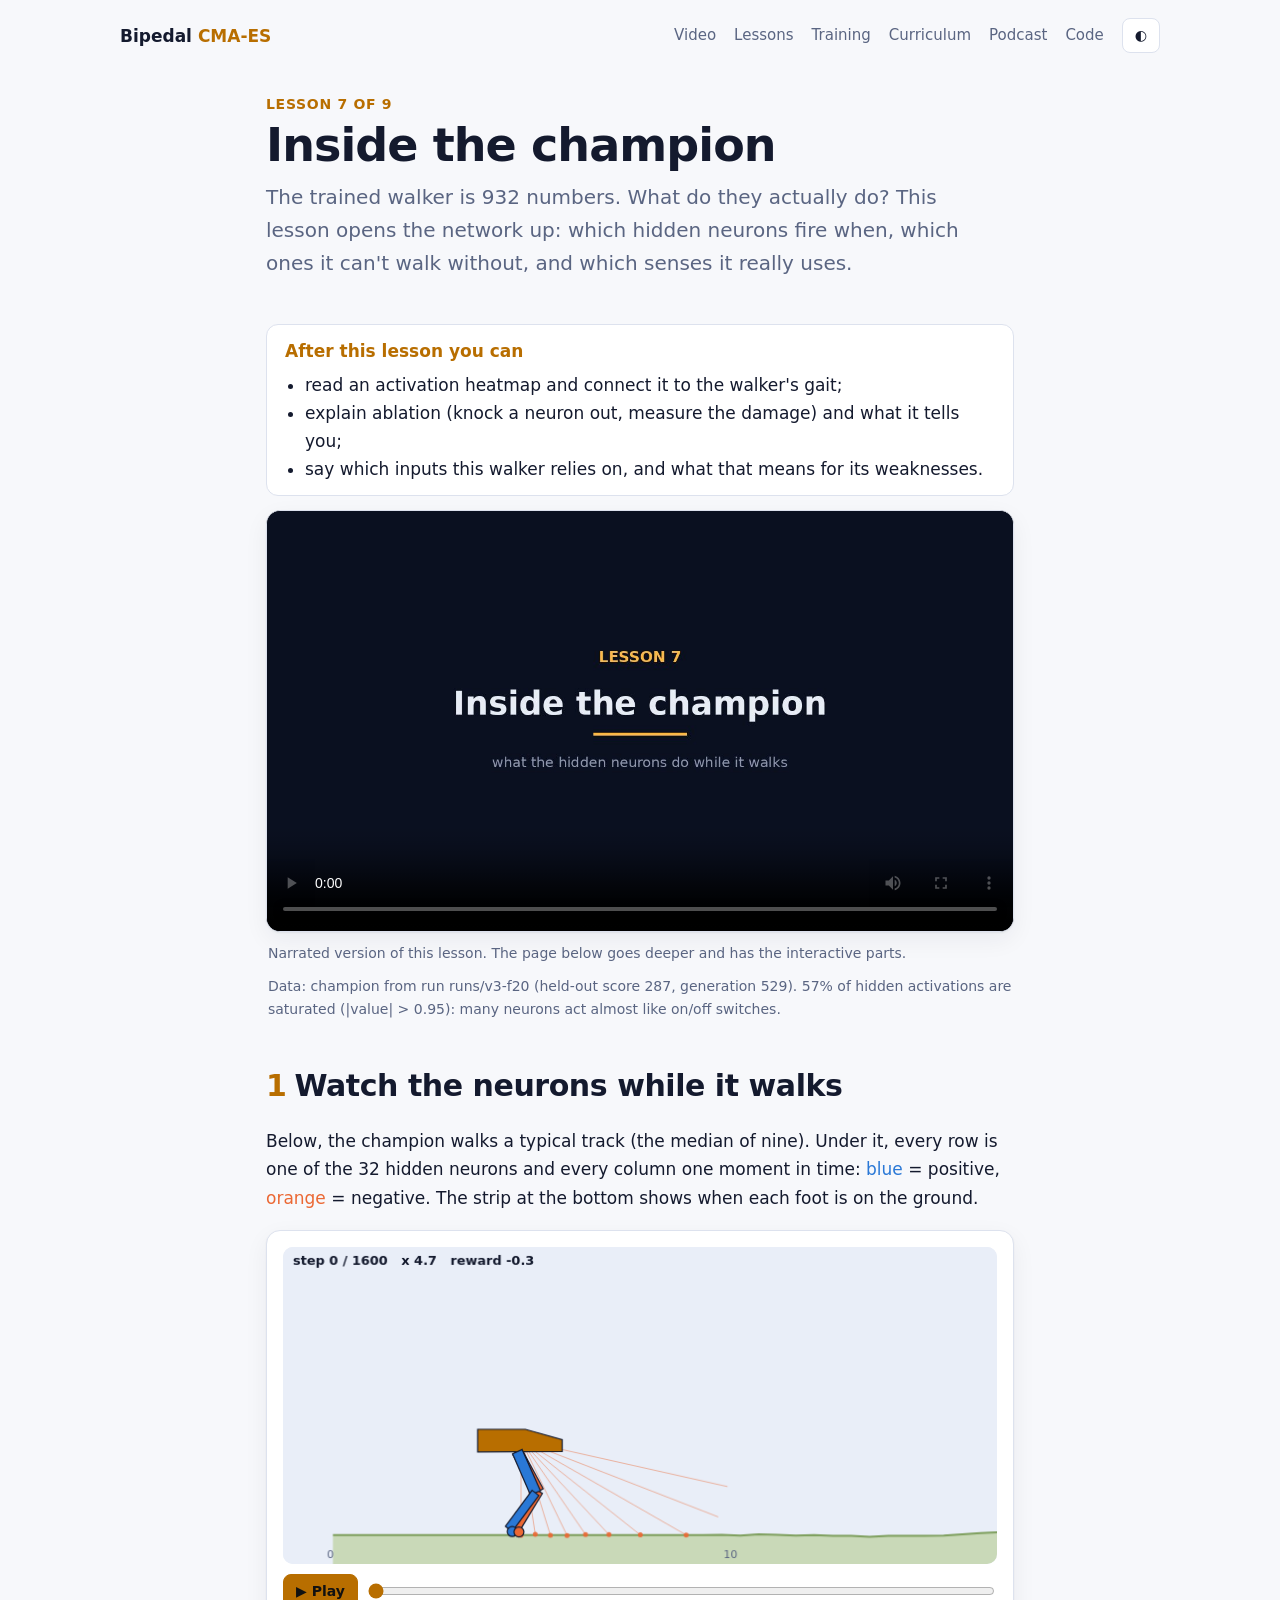
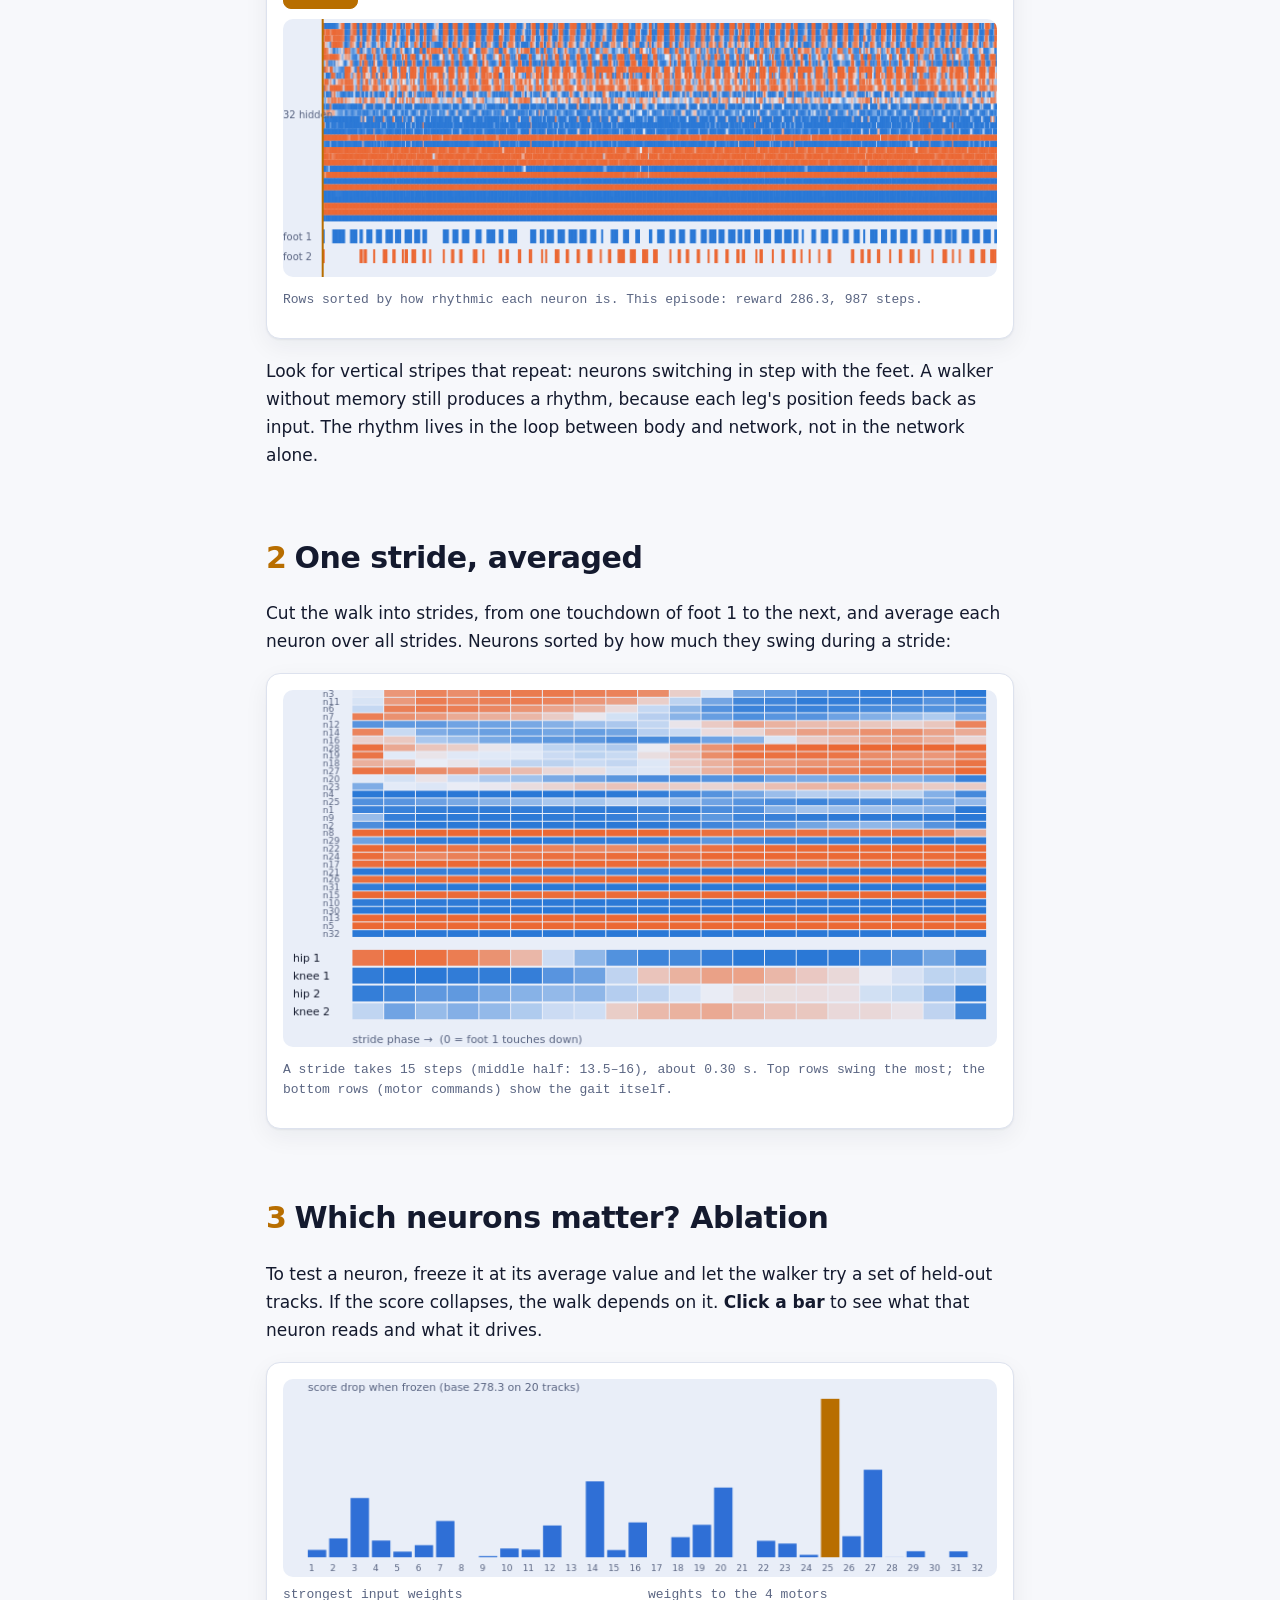
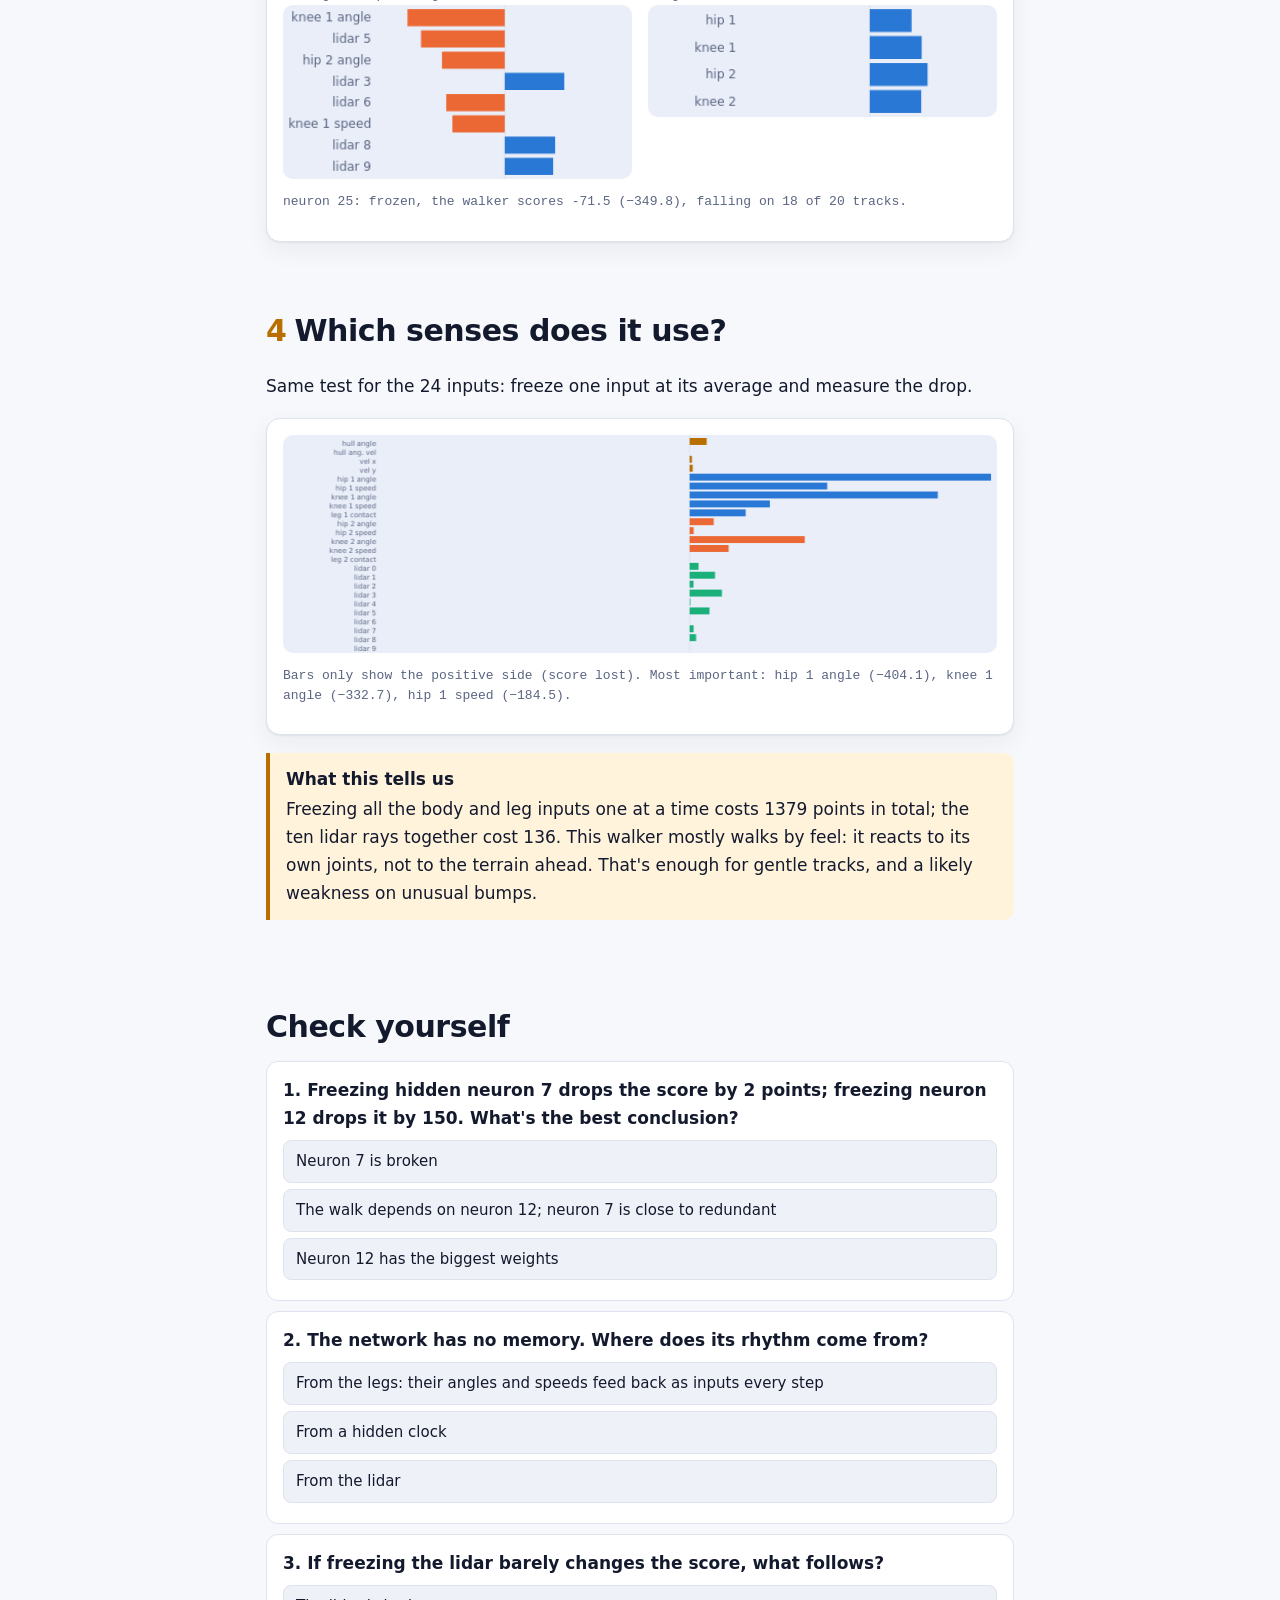
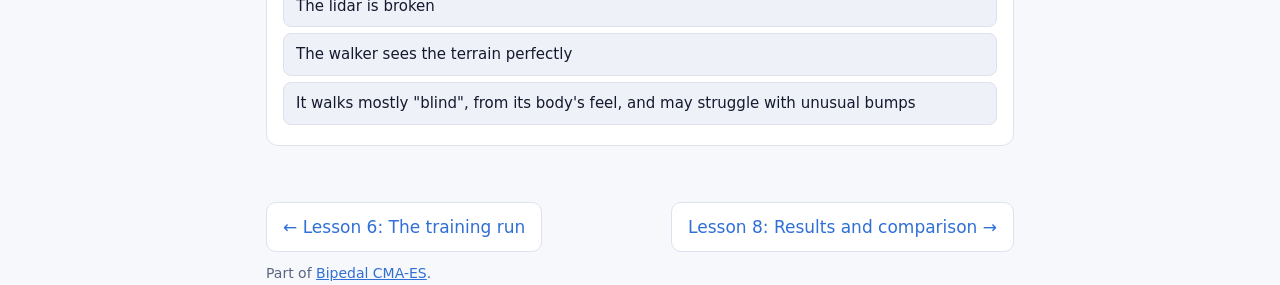
<file: docs/lessons/06-inside-the-champion/index.html>
<!doctype html>
<html lang="en">
<head>
<meta charset="utf-8">
<meta name="viewport" content="width=device-width, initial-scale=1">
<title>Lesson 7 · Inside the champion</title>
<link rel="stylesheet" href="../../assets/style.css">
<script src="../../assets/site.js"></script>
<script src="../../assets/walker.js"></script>
</head>
<body data-root="../.." data-lesson="06-inside-the-champion">
<header id="top"></header>
<main class="wrap narrow">

<div class="lesson-head">
  <div class="n">Lesson 7 of 9</div>
  <h1>Inside the champion</h1>
  <p class="lede">The trained walker is 932 numbers. What do they actually do? This lesson opens the network up:
  which hidden neurons fire when, which ones it can't walk without, and which senses it really uses.</p>
</div>

<div class="goals"><b>After this lesson you can</b>
  <ul>
    <li>read an activation heatmap and connect it to the walker's gait;</li>
    <li>explain ablation (knock a neuron out, measure the damage) and what it tells you;</li>
    <li>say which inputs this walker relies on, and what that means for its weaknesses.</li>
  </ul>
</div>

<div id="clip-slot"></div>
<p class="note" id="prelim"></p>

<section>
<h2><span class="num">1</span>Watch the neurons while it walks</h2>
<p>Below, the champion walks a typical track (the median of nine). Under it, every row is one of the 32 hidden neurons
and every column one moment in time: <span style="color:var(--pos)">blue</span> = positive, <span style="color:var(--neg)">orange</span> = negative.
The strip at the bottom shows when each foot is on the ground.</p>
<div class="demo">
  <canvas id="world"></canvas>
  <div class="controls">
    <button class="btn primary" id="play">▶ Play</button>
    <input type="range" id="scrub" min="0" value="0" style="flex:1">
  </div>
  <canvas id="heat" style="margin-top:10px"></canvas>
  <p class="readout" id="hinfo"></p>
</div>
<p>Look for vertical stripes that repeat: neurons switching in step with the feet. A walker without memory still produces a rhythm,
because each leg's position feeds back as input. The rhythm lives in the loop between body and network, not in the network alone.</p>
</section>

<section>
<h2><span class="num">2</span>One stride, averaged</h2>
<p>Cut the walk into strides, from one touchdown of foot 1 to the next, and average each neuron over all strides.
Neurons sorted by how much they swing during a stride:</p>
<div class="demo">
  <canvas id="gait"></canvas>
  <p class="readout" id="ginfo"></p>
</div>
</section>

<section>
<h2><span class="num">3</span>Which neurons matter? Ablation</h2>
<p>To test a neuron, freeze it at its average value and let the walker try a set of held-out tracks. If the score collapses, the walk depends on it.
<b>Click a bar</b> to see what that neuron reads and what it drives.</p>
<div class="demo">
  <canvas id="abl"></canvas>
  <div class="cols" style="margin-top:8px">
    <div><div class="readout">strongest input weights</div><canvas id="win"></canvas></div>
    <div><div class="readout">weights to the 4 motors</div><canvas id="wout"></canvas></div>
  </div>
  <p class="readout" id="ainfo"></p>
</div>
</section>

<section>
<h2><span class="num">4</span>Which senses does it use?</h2>
<p>Same test for the 24 inputs: freeze one input at its average and measure the drop.</p>
<div class="demo"><canvas id="inp"></canvas><p class="readout" id="iinfo"></p></div>
<div class="key" id="takeaway"><b>What this tells us</b>Loading…</div>
</section>

<section class="quiz">
<h2>Check yourself</h2>
<div class="q" data-answer="1"><p>1. Freezing hidden neuron 7 drops the score by 2 points; freezing neuron 12 drops it by 150. What's the best conclusion?</p>
  <button>Neuron 7 is broken</button><button>The walk depends on neuron 12; neuron 7 is close to redundant</button><button>Neuron 12 has the biggest weights</button>
  <div class="why">Ablation measures dependence, not weight size. A big weight on an input that never changes can matter very little.</div></div>
<div class="q" data-answer="0"><p>2. The network has no memory. Where does its rhythm come from?</p>
  <button>From the legs: their angles and speeds feed back as inputs every step</button><button>From a hidden clock</button><button>From the lidar</button>
  <div class="why">Body and network form a loop: the action moves the legs, and the new leg state changes the next action.</div></div>
<div class="q" data-answer="2"><p>3. If freezing the lidar barely changes the score, what follows?</p>
  <button>The lidar is broken</button><button>The walker sees the terrain perfectly</button><button>It walks mostly "blind", from its body's feel, and may struggle with unusual bumps</button>
  <div class="why">The normal tracks are gentle enough to walk by feel. That's a hypothesis to check against the falls in lesson 8.</div></div>
</section>

<div id="pager"></div>
</main>
<footer class="wrap narrow">Part of <a href="../../index.html">Bipedal CMA-ES</a>.</footer>

<script>
const NAMES = ["hull angle","hull ang. vel","vel x","vel y","hip 1 angle","hip 1 speed","knee 1 angle","knee 1 speed","leg 1 contact",
  "hip 2 angle","hip 2 speed","knee 2 angle","knee 2 speed","leg 2 contact"].concat([...Array(10)].map((_, i) => "lidar " + i));
const OUT = ["hip 1", "knee 1", "hip 2", "knee 2"];
let D = null, sel = null;
const heat = document.getElementById("heat"), hctx = setupCanvas(heat, 720, 260);
const gait = document.getElementById("gait"), gctx = setupCanvas(gait, 720, 360);
const abl = document.getElementById("abl"), actx = setupCanvas(abl, 720, 200);
const win = document.getElementById("win"), wictx = setupCanvas(win, 340, 170);
const wout = document.getElementById("wout"), woctx = setupCanvas(wout, 340, 110);
const inp = document.getElementById("inp"), ictx = setupCanvas(inp, 720, 220);
function col(v) {
  const c = v >= 0 ? css("--pos") : css("--neg"), a = Math.min(1, Math.abs(v));
  return [c, a];
}
function cell(ctx, x, y, w, h, v) { const [c, a] = col(v); ctx.globalAlpha = a; ctx.fillStyle = c; ctx.fillRect(x, y, w, h); ctx.globalAlpha = 1; }
let order = null;
function drawHeat(cursor) {
  const W = 720, H = 260, T = D.trace.hid.length, rows = 32, top = 4, bh = 200 / rows;
  hctx.clearRect(0, 0, W, H);
  const cw = (W - 40) / T;
  for (let t = 0; t < T; t++) for (let j = 0; j < rows; j++) cell(hctx, 40 + t * cw, top + j * bh, Math.ceil(cw), bh, D.trace.hid[t][order[j]]);
  hctx.fillStyle = css("--muted"); hctx.font = "10px system-ui"; hctx.fillText("32 hidden", 0, 100);
  for (let t = 0; t < T; t++) {
    if (D.trace.obs[t][8] > .5) { hctx.fillStyle = css("--s1"); hctx.fillRect(40 + t * cw, 212, Math.ceil(cw), 14); }
    if (D.trace.obs[t][13] > .5) { hctx.fillStyle = css("--s2"); hctx.fillRect(40 + t * cw, 232, Math.ceil(cw), 14); }
  }
  hctx.fillStyle = css("--muted"); hctx.fillText("foot 1", 0, 223); hctx.fillText("foot 2", 0, 243);
  if (cursor != null) { hctx.strokeStyle = css("--accent"); hctx.lineWidth = 2; hctx.beginPath(); hctx.moveTo(40 + cursor * cw, 0); hctx.lineTo(40 + cursor * cw, H); hctx.stroke(); }
}
function drawGait() {
  const g = D.gait; if (!g) { document.getElementById("ginfo").textContent = "No regular stride found."; return; }
  const W = 720, H = 360, prof = g.profile, nb = prof[0].length, idx = [...prof.keys()].sort((a, b) => g.rhythmic[b] - g.rhythmic[a]);
  gctx.clearRect(0, 0, W, H);
  const rh = 250 / 32, cw = (W - 80) / nb;
  idx.forEach((j, r) => { for (let k = 0; k < nb; k++) cell(gctx, 70 + k * cw, r * rh, cw - 1, rh - 1, prof[j][k]); gctx.fillStyle = css("--muted"); gctx.font = "9px system-ui"; gctx.fillText("n" + (j + 1), 40, r * rh + rh - 1); });
  D.gait.action_profile.forEach((ap, i) => { for (let k = 0; k < nb; k++) cell(gctx, 70 + k * cw, 262 + i * 18, cw - 1, 16, ap[k]); gctx.fillStyle = css("--text"); gctx.font = "11px system-ui"; gctx.fillText(OUT[i], 10, 274 + i * 18); });
  gctx.fillStyle = css("--muted"); gctx.font = "11px system-ui"; gctx.fillText("stride phase →  (0 = foot 1 touches down)", 70, H - 4);
  document.getElementById("ginfo").textContent = `A stride takes ${g.stride_steps_median} steps (middle half: ${g.stride_steps_iqr[0]}–${g.stride_steps_iqr[1]}), about ${(g.stride_steps_median / 50).toFixed(2)} s. ` +
    `Top rows swing the most; the bottom rows (motor commands) show the gait itself.`;
}
function drawAbl() {
  const h = D.ablation.hidden, W = 720, H = 200, mx = Math.max(...h.map(d => d.drop), 1), bw = (W - 30) / h.length;
  actx.clearRect(0, 0, W, H);
  h.forEach((d, i) => {
    const bh = Math.max(0, d.drop) / mx * (H - 40);
    actx.fillStyle = i === sel ? css("--accent") : css("--blue"); actx.fillRect(25 + i * bw, H - 20 - bh, bw - 3, bh);
    actx.fillStyle = css("--muted"); actx.font = "9px system-ui"; actx.fillText(i + 1, 25 + i * bw + 1, H - 6);
  });
  actx.fillStyle = css("--muted"); actx.font = "11px system-ui"; actx.fillText(`score drop when frozen (base ${D.ablation.base} on ${D.ablation.episodes} tracks)`, 25, 12);
  if (sel != null) {
    const w1 = D.W1[sel], top = [...w1.keys()].sort((a, b) => Math.abs(w1[b]) - Math.abs(w1[a])).slice(0, 8);
    drawBars(win, wictx, top.map(i => w1[i] / 3), top.map(i => NAMES[i]), k => w1[top[k]] >= 0 ? css("--pos") : css("--neg"), { labelW: 92, pad: 4 });
    const w2 = D.W2.map(r => r[sel]);
    drawBars(wout, woctx, w2.map(v => v / 3), OUT, k => w2[k] >= 0 ? css("--pos") : css("--neg"), { labelW: 92, pad: 4 });
    const d = h[sel];
    document.getElementById("ainfo").textContent = `neuron ${sel + 1}: frozen, the walker scores ${d.mean} (−${d.drop}), falling on ${d.falls} of ${D.ablation.episodes} tracks.`;
  }
}
abl.addEventListener("click", e => {
  const r = abl.getBoundingClientRect(), x = (e.clientX - r.left) * 720 / r.width;
  const i = Math.floor((x - 25) / ((720 - 30) / 32)); if (i >= 0 && i < 32) { sel = i; drawAbl(); }
});
function drawInp() {
  const v = D.ablation.inputs, mx = Math.max(...v.map(d => d.drop), 1);
  drawBars(inp, ictx, v.map(d => Math.max(0, d.drop) / mx), v.map(d => d.name), k => css(k < 4 ? "--accent" : k < 9 ? "--s1" : k < 14 ? "--s2" : "--s3"), { labelW: 100, pad: 2 });
  const lid = v.slice(14).reduce((a, d) => a + Math.max(0, d.drop), 0), body = v.slice(0, 14).reduce((a, d) => a + Math.max(0, d.drop), 0);
  const top = [...v].sort((a, b) => b.drop - a.drop).slice(0, 3).map(d => `${d.name} (−${d.drop})`).join(", ");
  document.getElementById("iinfo").textContent = `Bars only show the positive side (score lost). Most important: ${top}.`;
  document.getElementById("takeaway").innerHTML = `<b>What this tells us</b>Freezing all the body and leg inputs one at a time costs ${body.toFixed(0)} points in total; the ten lidar rays together cost ${lid.toFixed(0)}. ` +
    (lid < body / 10 ? "This walker mostly walks by feel: it reacts to its own joints, not to the terrain ahead. That's enough for gentle tracks, and a likely weakness on unusual bumps." :
      "The lidar matters too: the walker adjusts to the terrain ahead, not only to its own joints.");
}
const world = document.getElementById("world");
const rp = new WalkerReplay(world, { onFrame: (f, i) => { if (D) { drawHeat(Math.min(D.trace.hid.length - 1, Math.round(i * rp.ep.every / D.trace.every))); document.getElementById("scrub").value = i; } } });
const play = document.getElementById("play");
rp.onEnd = () => play.textContent = "▶ Play";
play.onclick = () => { if (rp.playing) { rp.pause(); play.textContent = "▶ Play"; } else { rp.play(); play.textContent = "❚❚ Pause"; } };
document.getElementById("scrub").oninput = e => { rp.pause(); play.textContent = "▶ Play"; rp.seek(+e.target.value); };
Promise.all([fetch("../../data/inside.json").then(r => r.json()), rp.load("../../data/episodes/champion.json")]).then(([d, ep]) => {
  D = d;
  document.getElementById("scrub").max = ep.frames.length - 1;
  const rh = d.gait ? d.gait.rhythmic : d.trace.hid[0].map(() => 0);
  order = [...rh.keys()].sort((a, b) => rh[b] - rh[a]);
  sel = d.ablation.hidden.reduce((b, x, i, a) => x.drop > a[b].drop ? i : b, 0);
  document.getElementById("prelim").textContent = `Data: champion from run ${d.run} (held-out score ${d.champion.mean?.toFixed(0)}, generation ${d.champion.generation}). ` +
    `${Math.round(d.saturation * 100)}% of hidden activations are saturated (|value| > 0.95): many neurons act almost like on/off switches.`;
  document.getElementById("hinfo").textContent = `Rows sorted by how rhythmic each neuron is. This episode: reward ${d.trace.reward}, ${d.trace.steps} steps.`;
  rp.seek(0); drawGait(); drawAbl(); drawInp();
  window.addEventListener("themechange", () => { rp.draw(); drawGait(); drawAbl(); drawInp(); });
});
</script>
<script src="../../assets/clip.js"></script>
</body>
</html>
</file>
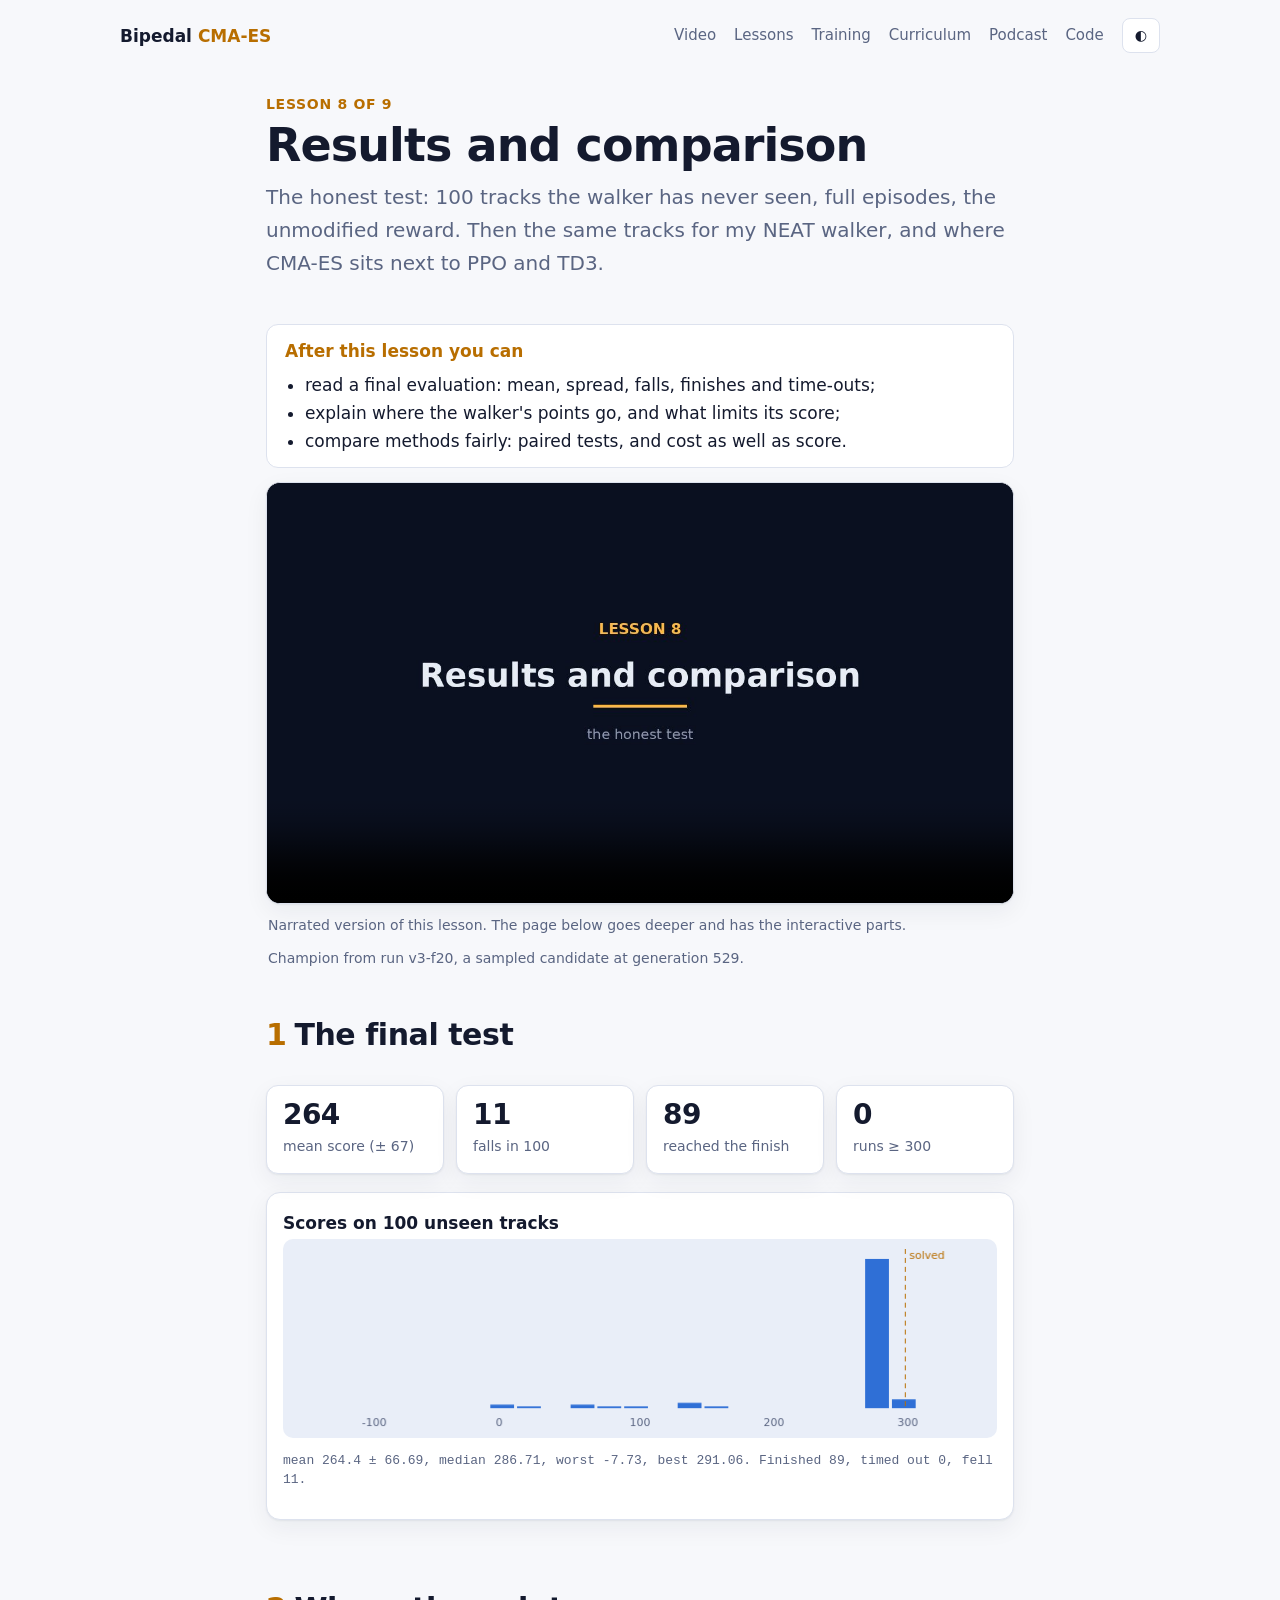
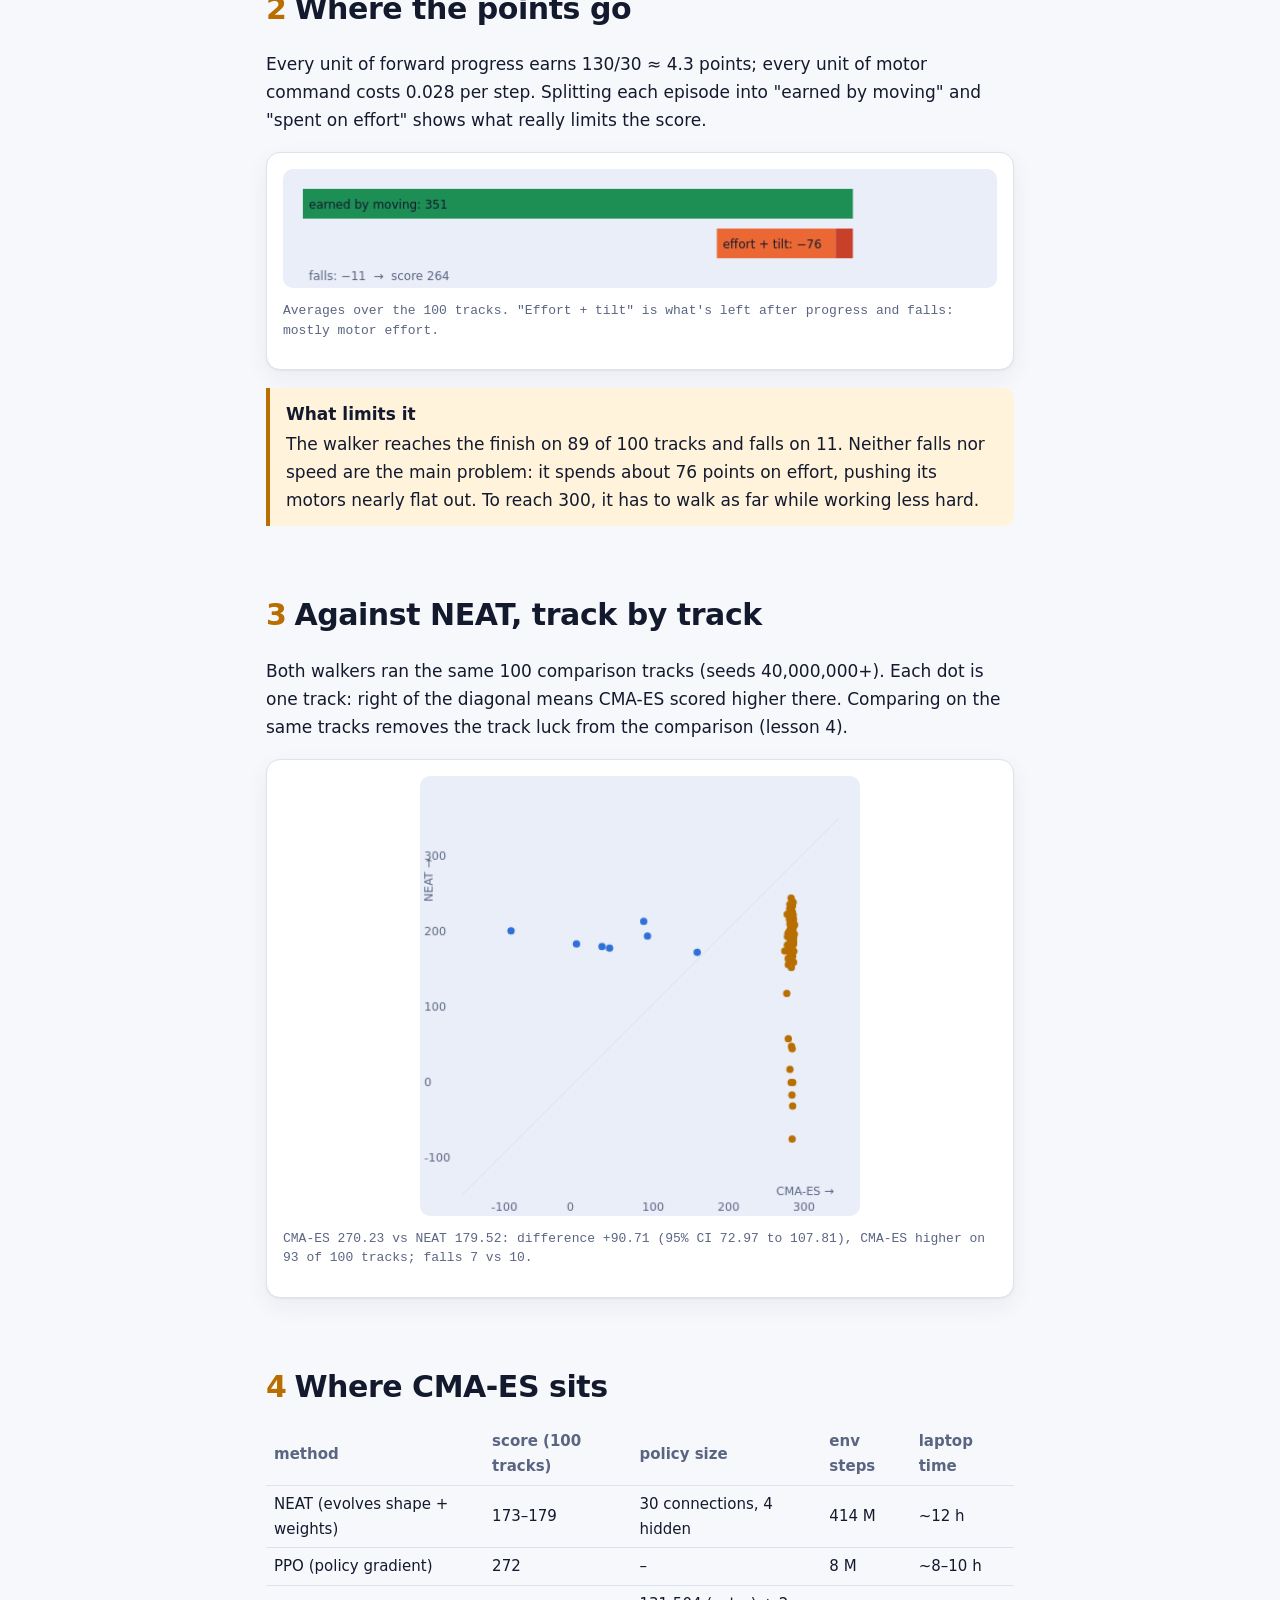
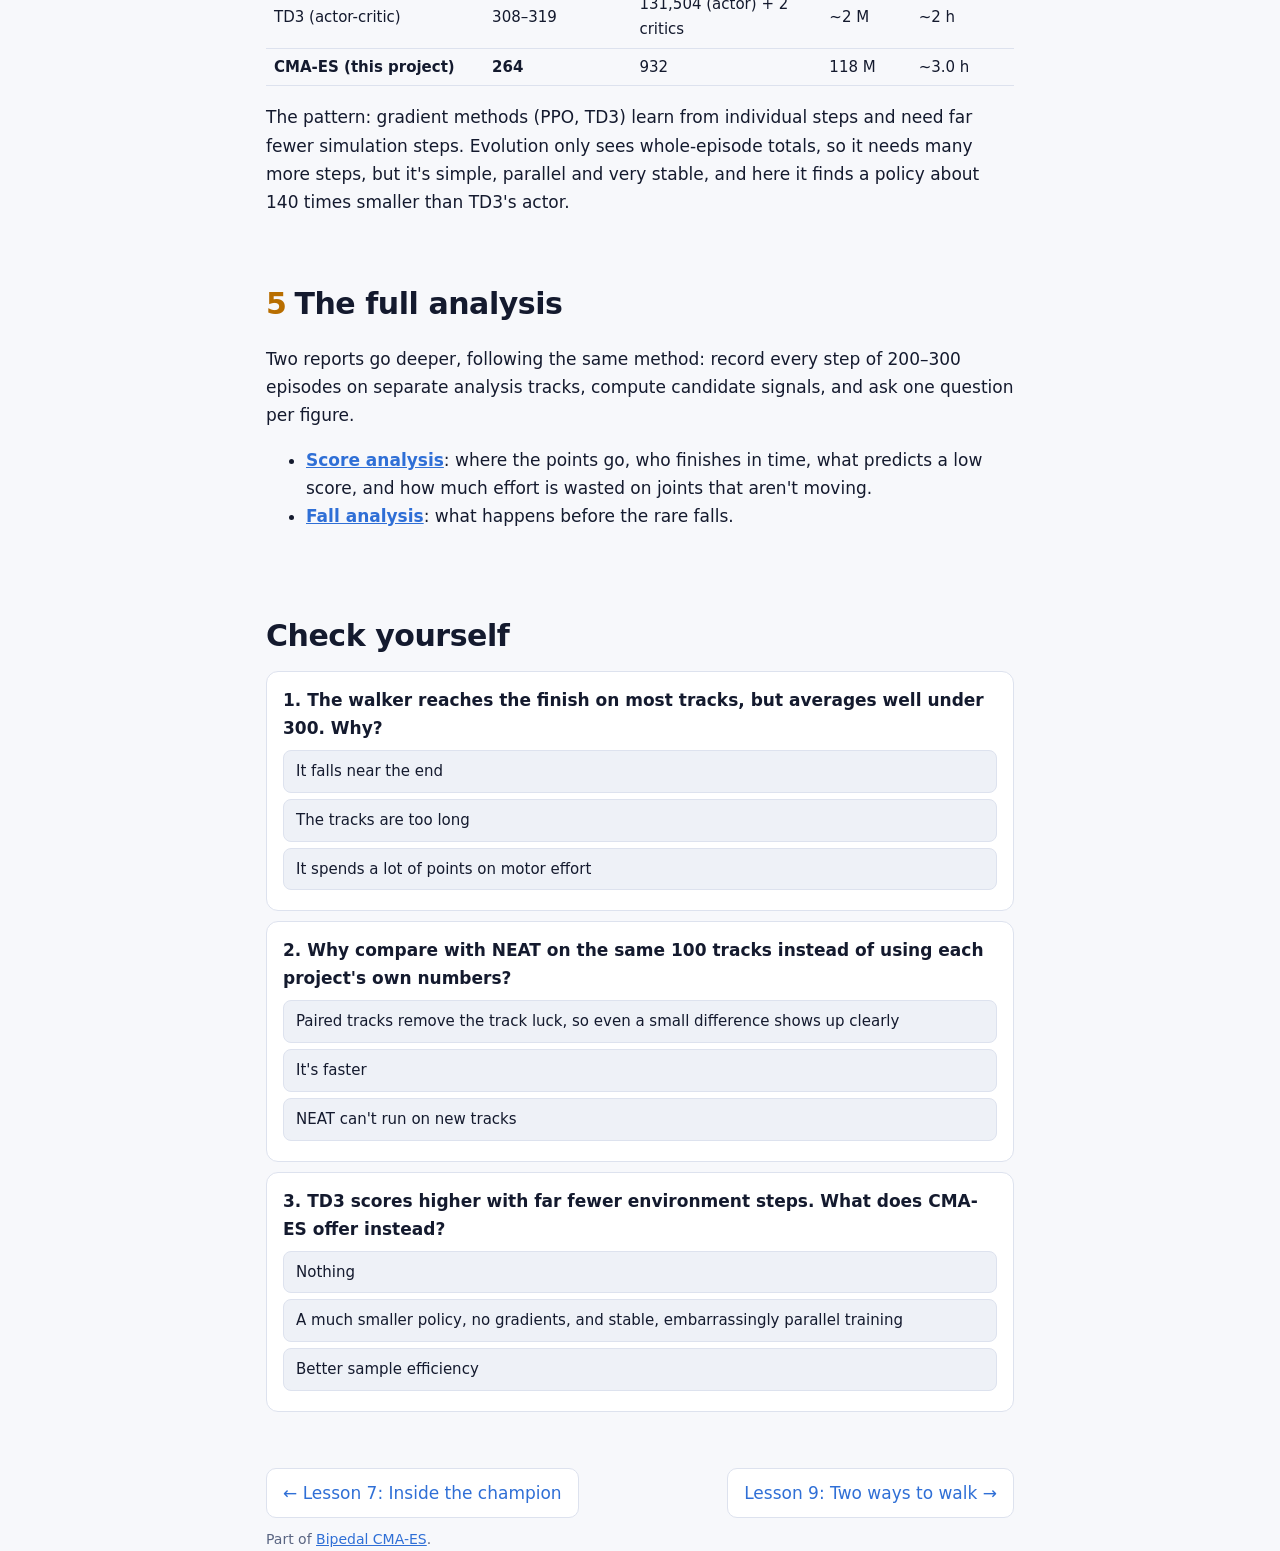
<file: docs/lessons/07-results/index.html>
<!doctype html>
<html lang="en">
<head>
<meta charset="utf-8">
<meta name="viewport" content="width=device-width, initial-scale=1">
<title>Lesson 8 · Results</title>
<link rel="stylesheet" href="../../assets/style.css">
<script src="../../assets/site.js"></script>
<script src="../../assets/walker.js"></script>
</head>
<body data-root="../.." data-lesson="07-results">
<header id="top"></header>
<main class="wrap narrow">

<div class="lesson-head">
  <div class="n">Lesson 8 of 9</div>
  <h1>Results and comparison</h1>
  <p class="lede">The honest test: 100 tracks the walker has never seen, full episodes, the unmodified reward.
  Then the same tracks for my NEAT walker, and where CMA-ES sits next to PPO and TD3.</p>
</div>

<div class="goals"><b>After this lesson you can</b>
  <ul>
    <li>read a final evaluation: mean, spread, falls, finishes and time-outs;</li>
    <li>explain where the walker's points go, and what limits its score;</li>
    <li>compare methods fairly: paired tests, and cost as well as score.</li>
  </ul>
</div>

<div id="clip-slot"></div>
<p class="note" id="status"></p>

<section>
<h2><span class="num">1</span>The final test</h2>
<div class="stats" id="stats"></div>
<div class="demo">
  <p class="demo-title">Scores on 100 unseen tracks</p>
  <canvas id="hist"></canvas>
  <p class="readout" id="hinfo"></p>
</div>
</section>

<section>
<h2><span class="num">2</span>Where the points go</h2>
<p>Every unit of forward progress earns 130/30 ≈ 4.3 points; every unit of motor command costs 0.028 per step. Splitting each episode into
"earned by moving" and "spent on effort" shows what really limits the score.</p>
<div class="demo"><canvas id="budget"></canvas><p class="readout" id="binfo"></p></div>
<div class="key" id="limit"><b>What limits it</b>Loading…</div>
</section>

<section>
<h2><span class="num">3</span>Against NEAT, track by track</h2>
<p>Both walkers ran the same 100 comparison tracks (seeds 40,000,000+). Each dot is one track: right of the diagonal means CMA-ES scored higher there.
Comparing on the same tracks removes the track luck from the comparison (lesson 4).</p>
<div class="demo"><canvas id="pair" style="max-width:440px;margin:0 auto"></canvas><p class="readout" id="pinfo"></p></div>
</section>

<section>
<h2><span class="num">4</span>Where CMA-ES sits</h2>
<table class="t" id="cmp">
<tr><th>method</th><th>score (100 tracks)</th><th>policy size</th><th>env steps</th><th>laptop time</th></tr>
<tr><td>NEAT (evolves shape + weights)</td><td>173–179</td><td>30 connections, 4 hidden</td><td>414 M</td><td>~12 h</td></tr>
<tr><td>PPO (policy gradient)</td><td>272</td><td>–</td><td>8 M</td><td>~8–10 h</td></tr>
<tr><td>TD3 (actor-critic)</td><td>308–319</td><td>131,504 (actor) + 2 critics</td><td>~2 M</td><td>~2 h</td></tr>
<tr id="cma-row"><td><b>CMA-ES (this project)</b></td><td>…</td><td>932</td><td>…</td><td>…</td></tr>
</table>
<p>The pattern: gradient methods (PPO, TD3) learn from individual steps and need far fewer simulation steps.
Evolution only sees whole-episode totals, so it needs many more steps, but it's simple, parallel and very stable,
and here it finds a policy about 140 times smaller than TD3's actor.</p>
</section>

<section>
<h2><span class="num">5</span>The full analysis</h2>
<p>Two reports go deeper, following the same method: record every step of 200–300 episodes on separate analysis tracks,
compute candidate signals, and ask one question per figure.</p>
<ul>
  <li><a href="../../analysis/score/report.html"><b>Score analysis</b></a>: where the points go, who finishes in time,
  what predicts a low score, and how much effort is wasted on joints that aren't moving.</li>
  <li><a href="../../analysis/falls/report.html"><b>Fall analysis</b></a>: what happens before the rare falls.</li>
</ul>
</section>

<section class="quiz">
<h2>Check yourself</h2>
<div class="q" data-answer="2"><p>1. The walker reaches the finish on most tracks, but averages well under 300. Why?</p>
  <button>It falls near the end</button><button>The tracks are too long</button><button>It spends a lot of points on motor effort</button>
  <div class="why">The finish is worth about 360 in progress. Whatever is missing went to effort (and the occasional fall or time-out).</div></div>
<div class="q" data-answer="0"><p>2. Why compare with NEAT on the same 100 tracks instead of using each project's own numbers?</p>
  <button>Paired tracks remove the track luck, so even a small difference shows up clearly</button><button>It's faster</button><button>NEAT can't run on new tracks</button>
  <div class="why">Track difficulty affects both walkers the same way and cancels out of the difference (lesson 4).</div></div>
<div class="q" data-answer="1"><p>3. TD3 scores higher with far fewer environment steps. What does CMA-ES offer instead?</p>
  <button>Nothing</button><button>A much smaller policy, no gradients, and stable, embarrassingly parallel training</button><button>Better sample efficiency</button>
  <div class="why">ES trades samples for simplicity: no critic, no replay buffer, no learning-rate schedules, and a 932-number policy.</div></div>
</section>

<div id="pager"></div>
</main>
<footer class="wrap narrow">Part of <a href="../../index.html">Bipedal CMA-ES</a>.</footer>

<script>
const J = u => fetch(u).then(r => r.ok ? r.json() : null).catch(() => null);
Promise.all([J("../../data/eval_best.json"), J("../../data/compare_neat.json"), J("../../data/progress.json")]).then(([E, P, G]) => {
  if (!E) { document.getElementById("status").textContent = "Results appear here when training is done."; return; }
  const eps = E.episodes_detail, rw = eps.map(e => e.reward);
  document.getElementById("status").textContent = G ? `Champion from run ${G.run}, ${G.champion.label === "mean" ? "the CMA mean" : "a sampled candidate"} at generation ${G.champion.generation}.` : "";
  const st = (b, s) => `<div class="stat"><b>${b}</b><span>${s}</span></div>`;
  document.getElementById("stats").innerHTML = st(`${E.mean.toFixed(0)}`, `mean score (± ${E.std.toFixed(0)})`) + st(`${E.falls}`, "falls in 100") +
    st(`${E.finished}`, "reached the finish") + st(`${E.n_ge_300}`, "runs ≥ 300");
  // histogram
  const hc = document.getElementById("hist"), hctx = setupCanvas(hc, 720, 200);
  const draw = () => {
    hctx.clearRect(0, 0, 720, 200);
    const lo = -150, hi = 350, nb = 25, bins = new Array(nb).fill(0);
    rw.forEach(v => bins[Math.max(0, Math.min(nb - 1, Math.floor((v - lo) / (hi - lo) * nb)))]++);
    const mx = Math.max(...bins);
    bins.forEach((b, i) => { hctx.fillStyle = css("--blue"); const h = 150 * b / mx; hctx.fillRect(20 + i * 27, 170 - h, 24, h); });
    hctx.fillStyle = css("--muted"); hctx.font = "11px system-ui";
    for (let v = -100; v <= 300; v += 100) hctx.fillText(v, 20 + (v - lo) / (hi - lo) * 675 - 8, 188);
    hctx.strokeStyle = css("--accent"); hctx.setLineDash([5, 4]); const x3 = 20 + (300 - lo) / (hi - lo) * 675;
    hctx.beginPath(); hctx.moveTo(x3, 10); hctx.lineTo(x3, 172); hctx.stroke(); hctx.setLineDash([]); hctx.fillStyle = css("--accent"); hctx.fillText("solved", x3 + 4, 20);
    // budget
    const bc = document.getElementById("budget"), bctx = setupCanvas(bc, 720, 120);
    const prog = eps.map(e => 130 / 30 * (Math.min(e.x, 88.67) - 4.67)), fallp = eps.map(e => e.fell ? 100 : 0);
    const effort = eps.map((e, i) => prog[i] - fallp[i] - e.reward);
    const m = a => a.reduce((s, v) => s + v, 0) / a.length, P_ = m(prog), Ef = m(effort), F = m(fallp);
    const sc = 600 / 380;
    bctx.clearRect(0, 0, 720, 120);
    bctx.fillStyle = css("--green"); bctx.fillRect(20, 20, P_ * sc, 30);
    bctx.fillStyle = css("--neg"); bctx.fillRect(20 + (P_ - Ef - F) * sc, 60, Ef * sc, 30);
    bctx.fillStyle = css("--red"); bctx.fillRect(20 + (P_ - F) * sc, 60, F * sc, 30);
    bctx.fillStyle = css("--text"); bctx.font = "12px system-ui";
    bctx.fillText(`earned by moving: ${P_.toFixed(0)}`, 26, 40); bctx.fillText(`effort + tilt: −${Ef.toFixed(0)}`, 26 + (P_ - Ef - F) * sc, 80);
    bctx.fillStyle = css("--muted"); bctx.fillText(`falls: −${F.toFixed(0)}  →  score ${(P_ - Ef - F).toFixed(0)}`, 26, 112);
    document.getElementById("binfo").textContent = `Averages over the 100 tracks. "Effort + tilt" is what's left after progress and falls: mostly motor effort.`;
    document.getElementById("limit").innerHTML = `<b>What limits it</b>` + (E.finished >= 50
      ? `The walker reaches the finish on ${E.finished} of 100 tracks and falls on ${E.falls}. Neither falls nor speed are the main problem: it spends about ${Ef.toFixed(0)} points on effort, pushing its motors nearly flat out. To reach 300, it has to walk as far while working less hard.`
      : `It reaches the finish on only ${E.finished} of 100 tracks (${E.timeouts} time-outs, ${E.falls} falls): speed and safety are the limits, as well as effort (about ${Ef.toFixed(0)} points).`);
    if (P) {
      const pc = document.getElementById("pair"), pctx = setupCanvas(pc, 420, 420), L = 40, S = 360, X = v => L + (v + 150) / 500 * S, Y = v => 400 - (v + 150) / 500 * S;
      pctx.clearRect(0, 0, 420, 420);
      pctx.strokeStyle = css("--line"); pctx.beginPath(); pctx.moveTo(X(-150), Y(-150)); pctx.lineTo(X(350), Y(350)); pctx.stroke();
      pctx.fillStyle = css("--muted"); pctx.font = "11px system-ui";
      for (let v = -100; v <= 300; v += 100) { pctx.fillText(v, X(v) - 8, 415); pctx.fillText(v, 4, Y(v) + 4); }
      pctx.fillText("CMA-ES →", 340, 400); pctx.save(); pctx.translate(12, 120); pctx.rotate(-Math.PI / 2); pctx.fillText("NEAT →", 0, 0); pctx.restore();
      P.pairs.forEach(([s, a, b]) => { pctx.beginPath(); pctx.arc(X(a), Y(b), 3.5, 0, 7); pctx.fillStyle = a >= b ? css("--accent") : css("--blue"); pctx.fill(); });
      document.getElementById("pinfo").textContent = `CMA-ES ${P.mean_a} vs NEAT ${P.mean_b}: difference ${P.diff_mean > 0 ? "+" : ""}${P.diff_mean} (95% CI ${P.diff_ci95[0]} to ${P.diff_ci95[1]}), CMA-ES higher on ${P.a_better_on} of ${P.episodes} tracks; falls ${P.falls_a} vs ${P.falls_b}.`;
    }
  };
  draw(); window.addEventListener("themechange", draw);
  document.getElementById("hinfo").textContent = `mean ${E.mean} ± ${E.std}, median ${E.median}, worst ${E.min}, best ${E.max}. Finished ${E.finished}, timed out ${E.timeouts}${E.timeout_mean_x ? ` (at x ≈ ${E.timeout_mean_x}, finish 88.7)` : ""}, fell ${E.falls}.`;
  if (G) {
    const r = document.getElementById("cma-row").children;
    r[1].innerHTML = `<b>${E.mean.toFixed(0)}</b>`; r[3].textContent = `${(G.env_steps / 1e6).toFixed(0)} M`; r[4].textContent = `~${G.hours.toFixed(1)} h`;
  }
});
</script>
<script src="../../assets/clip.js"></script>
</body>
</html>
</file>
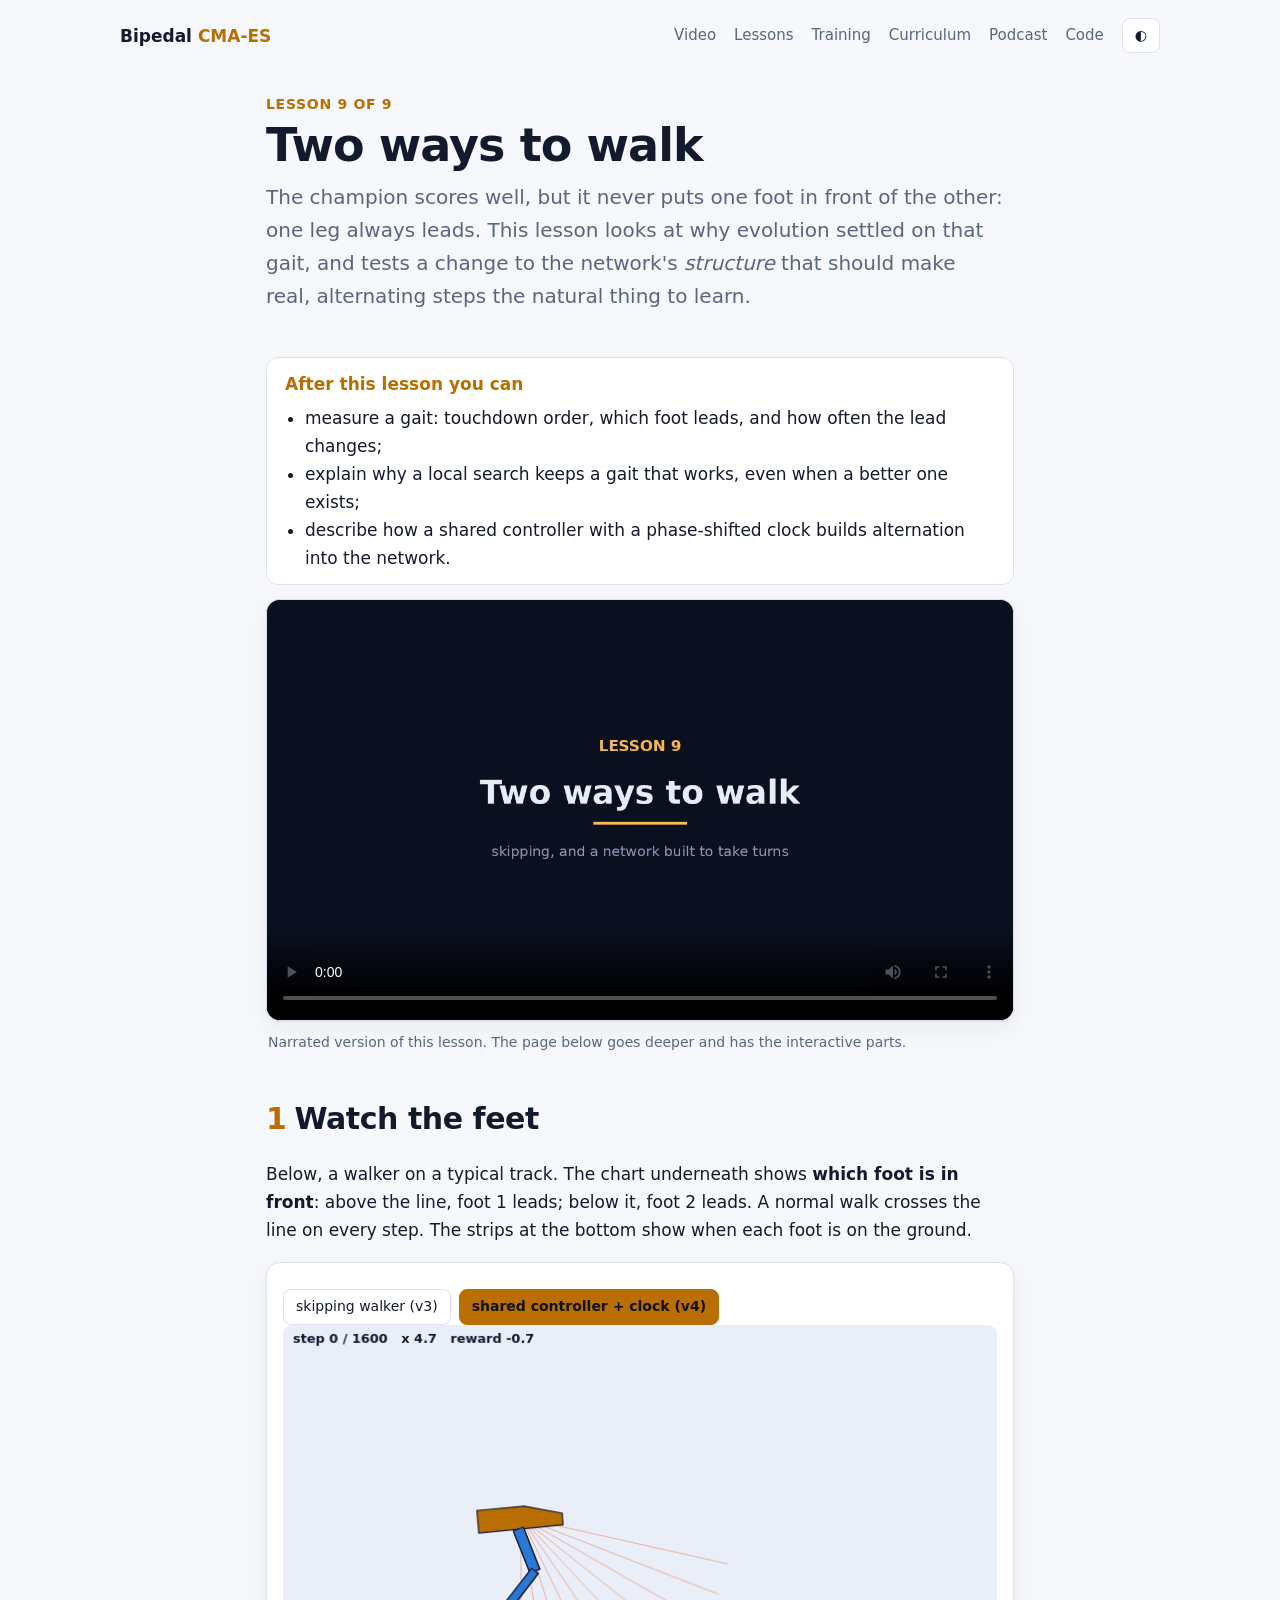
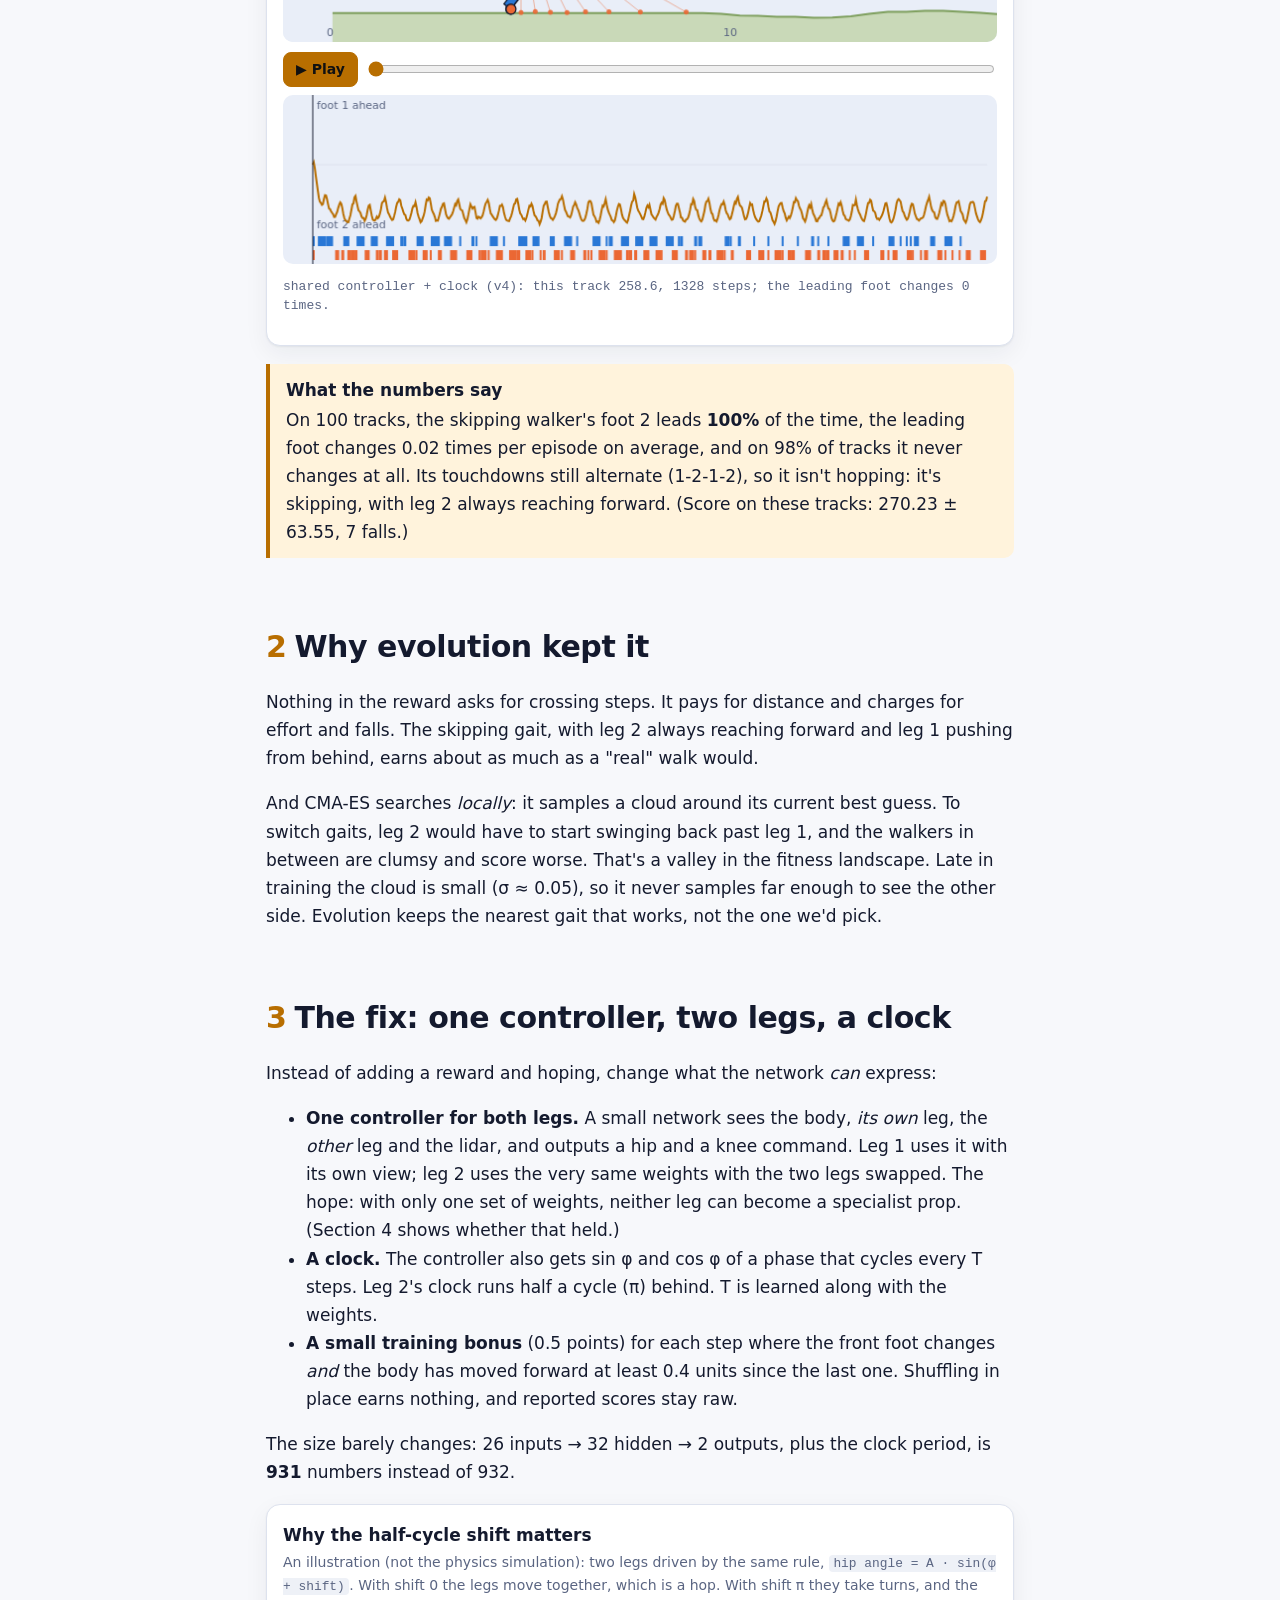
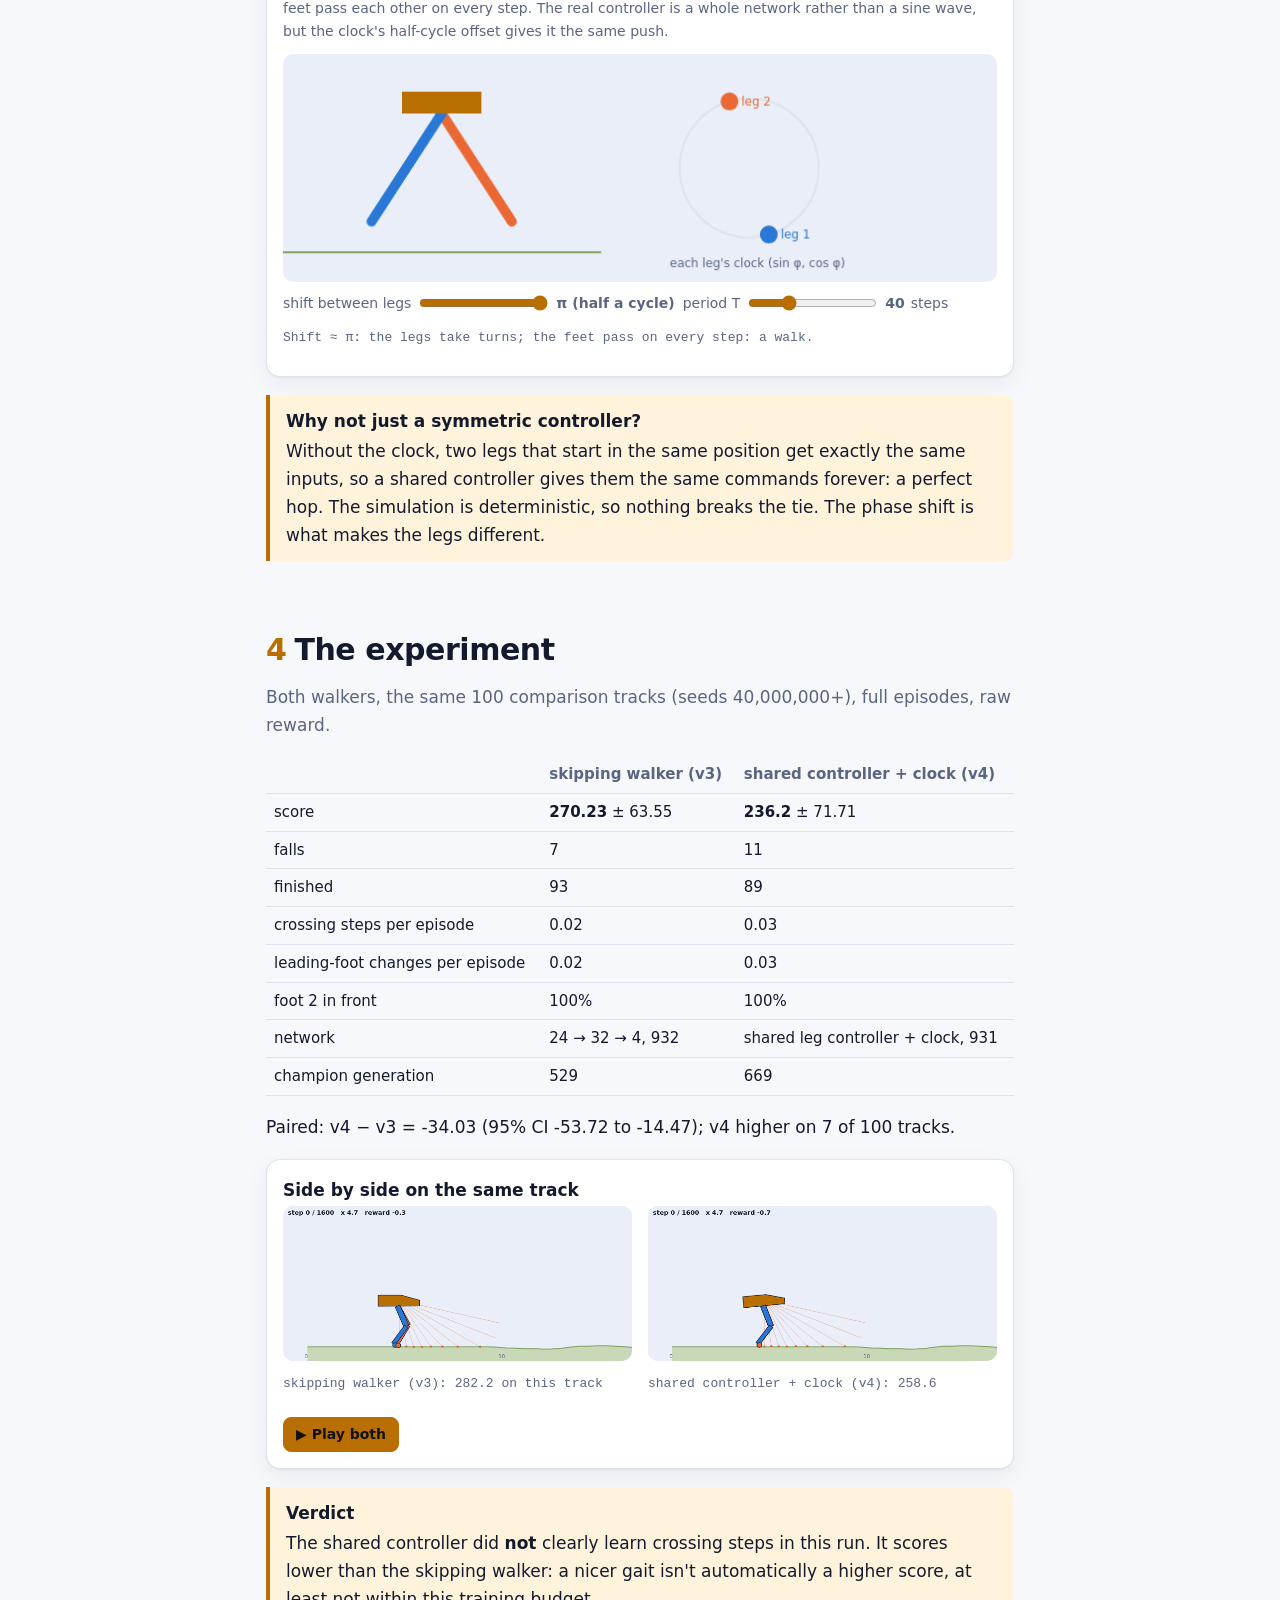
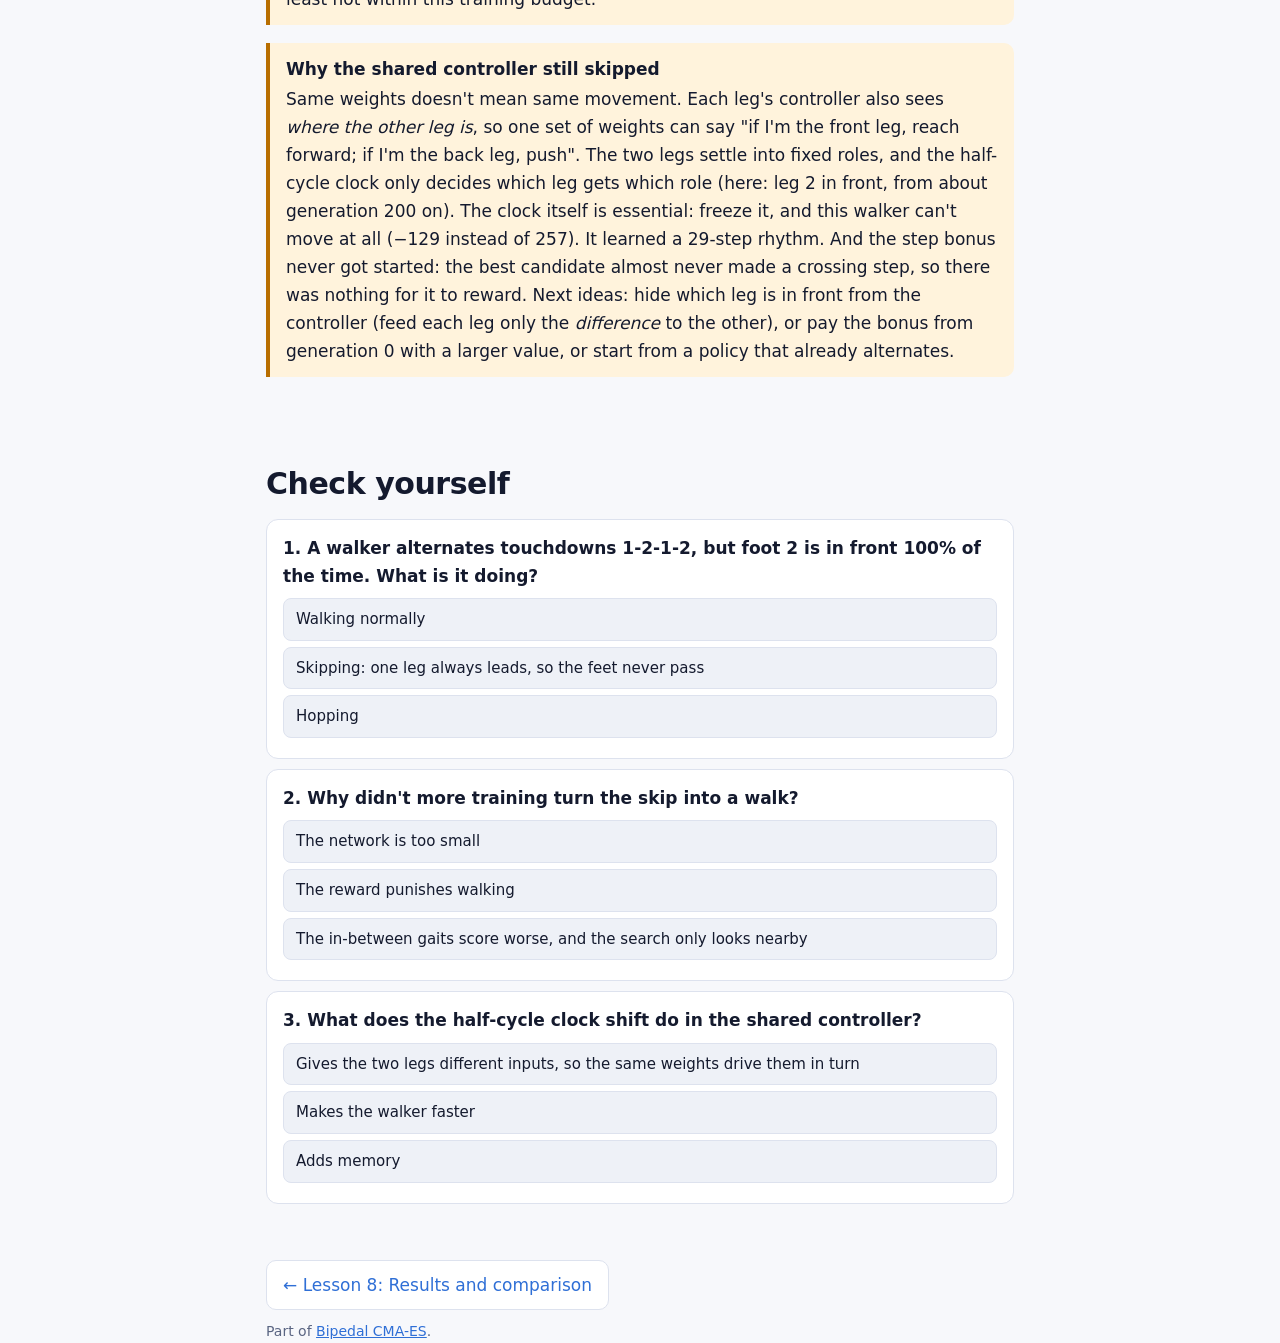
<file: docs/lessons/08-two-ways-to-walk/index.html>
<!doctype html>
<html lang="en">
<head>
<meta charset="utf-8">
<meta name="viewport" content="width=device-width, initial-scale=1">
<title>Lesson 9 · Two ways to walk</title>
<link rel="stylesheet" href="../../assets/style.css">
<script src="../../assets/site.js"></script>
<script src="../../assets/walker.js"></script>
</head>
<body data-root="../.." data-lesson="08-two-ways-to-walk">
<header id="top"></header>
<main class="wrap narrow">

<div class="lesson-head">
  <div class="n">Lesson 9 of 9</div>
  <h1>Two ways to walk</h1>
  <p class="lede">The champion scores well, but it never puts one foot in front of the other: one leg always leads.
  This lesson looks at why evolution settled on that gait, and tests a change to the network's <i>structure</i>
  that should make real, alternating steps the natural thing to learn.</p>
</div>

<div class="goals"><b>After this lesson you can</b>
  <ul>
    <li>measure a gait: touchdown order, which foot leads, and how often the lead changes;</li>
    <li>explain why a local search keeps a gait that works, even when a better one exists;</li>
    <li>describe how a shared controller with a phase-shifted clock builds alternation into the network.</li>
  </ul>
</div>

<div id="clip-slot"></div>

<section>
<h2><span class="num">1</span>Watch the feet</h2>
<p>Below, a walker on a typical track. The chart underneath shows <b>which foot is in front</b>: above the line, foot 1 leads;
below it, foot 2 leads. A normal walk crosses the line on every step. The strips at the bottom show when each foot is on the ground.</p>
<div class="demo">
  <div class="controls" id="w-btns"></div>
  <canvas id="w-world"></canvas>
  <div class="controls"><button class="btn primary" id="w-play">▶ Play</button><input type="range" id="w-scrub" min="0" value="0" style="flex:1"></div>
  <canvas id="w-lead" style="margin-top:8px"></canvas>
  <p class="readout" id="w-info"></p>
</div>
<div class="key" id="diag"><b>What the numbers say</b>Loading…</div>
</section>

<section>
<h2><span class="num">2</span>Why evolution kept it</h2>
<p>Nothing in the reward asks for crossing steps. It pays for distance and charges for effort and falls. The skipping gait,
with leg 2 always reaching forward and leg 1 pushing from behind, earns about as much as a "real" walk would.</p>
<p>And CMA-ES searches <i>locally</i>: it samples a cloud around its current best guess. To switch gaits, leg 2 would have to start swinging
back past leg 1, and the walkers in between are clumsy and score worse. That's a valley in the fitness landscape. Late in training the cloud
is small (σ ≈ 0.05), so it never samples far enough to see the other side. Evolution keeps the nearest gait that works, not the one we'd pick.</p>
</section>

<section>
<h2><span class="num">3</span>The fix: one controller, two legs, a clock</h2>
<p>Instead of adding a reward and hoping, change what the network <i>can</i> express:</p>
<ul>
  <li><b>One controller for both legs.</b> A small network sees the body, <i>its own</i> leg, the <i>other</i> leg and the lidar, and outputs a hip and a knee command.
  Leg 1 uses it with its own view; leg 2 uses the very same weights with the two legs swapped. The hope: with only one set of weights,
  neither leg can become a specialist prop. (Section 4 shows whether that held.)</li>
  <li><b>A clock.</b> The controller also gets sin φ and cos φ of a phase that cycles every T steps. Leg 2's clock runs half a cycle (π) behind.
  T is learned along with the weights.</li>
  <li><b>A small training bonus</b> (0.5 points) for each step where the front foot changes <i>and</i> the body has moved forward at least 0.4 units since the last one.
  Shuffling in place earns nothing, and reported scores stay raw.</li>
</ul>
<p>The size barely changes: 26 inputs → 32 hidden → 2 outputs, plus the clock period, is <b>931</b> numbers instead of 932.</p>

<div class="demo">
  <p class="demo-title">Why the half-cycle shift matters</p>
  <p class="demo-sub">An illustration (not the physics simulation): two legs driven by the same rule, <code>hip angle = A · sin(φ + shift)</code>.
  With shift 0 the legs move together, which is a hop. With shift π they take turns, and the feet pass each other on every step.
  The real controller is a whole network rather than a sine wave, but the clock's half-cycle offset gives it the same push.</p>
  <canvas id="clock"></canvas>
  <div class="controls">
    <label>shift between legs <input type="range" id="shift" min="0" max="3.1416" step="0.01" value="3.1416"> <b id="shiftv"></b></label>
    <label>period T <input type="range" id="period" min="15" max="100" value="40"> <b id="periodv"></b> steps</label>
  </div>
  <p class="readout" id="clockinfo"></p>
</div>
<div class="key"><b>Why not just a symmetric controller?</b>Without the clock, two legs that start in the same position get exactly the same inputs,
so a shared controller gives them the same commands forever: a perfect hop. The simulation is deterministic, so nothing breaks the tie.
The phase shift is what makes the legs different.</div>
</section>

<section>
<h2><span class="num">4</span>The experiment</h2>
<p id="exp-status" class="intro">Loading…</p>
<div id="live" class="demo" style="display:none">
  <p class="demo-title">v4 training, live</p>
  <p class="demo-sub"><span style="color:var(--accent)">crossing steps per episode</span> in training (best candidate dashed), and
  <span style="color:var(--blue)">% of the time foot 2 leads</span> (about 50% = the legs take turns). Updated hourly.</p>
  <canvas id="live-gait"></canvas>
  <p class="readout" id="live-info"></p>
</div>
<div id="results" style="display:none">
  <table class="t" id="r-table"></table>
  <p class="readout" id="r-cmp"></p>
  <div class="demo">
    <p class="demo-title">Side by side on the same track</p>
    <div class="cols"><div><canvas id="sA"></canvas><p class="readout" id="sAi"></p></div><div><canvas id="sB"></canvas><p class="readout" id="sBi"></p></div></div>
    <div class="controls"><button class="btn primary" id="s-play">▶ Play both</button></div>
  </div>
  <div class="key" id="verdict"><b>Verdict</b></div>
  <div class="key" id="whyskip" style="display:none"><b>Why the shared controller still skipped</b>Same weights doesn't mean same movement.
  Each leg's controller also sees <i>where the other leg is</i>, so one set of weights can say "if I'm the front leg, reach forward;
  if I'm the back leg, push". The two legs settle into fixed roles, and the half-cycle clock only decides which leg gets which role
  (here: leg 2 in front, from about generation 200 on). The clock itself is essential: freeze it, and this walker can't move at all
  (−129 instead of 257). It learned a 29-step rhythm. And the step bonus never got started: the best candidate almost never made a crossing
  step, so there was nothing for it to reward. Next ideas: hide which leg is in front from the controller (feed each leg only the
  <i>difference</i> to the other), or pay the bonus from generation 0 with a larger value, or start from a policy that already alternates.</div>
</div>
</section>

<section class="quiz">
<h2>Check yourself</h2>
<div class="q" data-answer="1"><p>1. A walker alternates touchdowns 1-2-1-2, but foot 2 is in front 100% of the time. What is it doing?</p>
  <button>Walking normally</button><button>Skipping: one leg always leads, so the feet never pass</button><button>Hopping</button>
  <div class="why">Alternating touchdowns isn't enough. In a walk, the leading foot changes on every step.</div></div>
<div class="q" data-answer="2"><p>2. Why didn't more training turn the skip into a walk?</p>
  <button>The network is too small</button><button>The reward punishes walking</button><button>The in-between gaits score worse, and the search only looks nearby</button>
  <div class="why">A fitness valley separates the two gaits; a local search with a small σ doesn't cross it.</div></div>
<div class="q" data-answer="0"><p>3. What does the half-cycle clock shift do in the shared controller?</p>
  <button>Gives the two legs different inputs, so the same weights drive them in turn</button><button>Makes the walker faster</button><button>Adds memory</button>
  <div class="why">Same weights + opposite phase = the same movement, taking turns. Without the shift, identical legs would move identically.</div></div>
</section>

<div id="pager"></div>
</main>
<footer class="wrap narrow">Part of <a href="../../index.html">Bipedal CMA-ES</a>.</footer>

<script>
const J = u => fetch(u, { cache: "no-store" }).then(r => r.ok ? r.json() : null).catch(() => null);
const cx = pts => { let s = 0; for (let k = 0; k < pts.length; k += 2) s += pts[k]; return s / (pts.length / 2); };
// 1. replay + foot lead chart
const wr = new WalkerReplay(document.getElementById("w-world"));
const lc = document.getElementById("w-lead"), lctx = setupCanvas(lc, 720, 170);
let lead = [], c1 = [], c2 = [];
function drawLead(i) {
  const W = 720, H = 170, n = lead.length; lctx.clearRect(0, 0, W, H);
  if (!n) return;
  const mx = Math.max(1, ...lead.map(Math.abs)), X = k => 30 + (W - 40) * k / (n - 1), Y = v => 70 - v / mx * 60;
  lctx.strokeStyle = css("--line"); lctx.beginPath(); lctx.moveTo(30, 70); lctx.lineTo(W - 10, 70); lctx.stroke();
  lctx.fillStyle = css("--muted"); lctx.font = "11px system-ui"; lctx.fillText("foot 1 ahead", 34, 14); lctx.fillText("foot 2 ahead", 34, 134);
  lctx.strokeStyle = css("--accent"); lctx.lineWidth = 2; lctx.beginPath(); lead.forEach((v, k) => (k ? lctx.lineTo : lctx.moveTo).call(lctx, X(k), Y(v))); lctx.stroke();
  for (let k = 0; k < n; k++) {
    if (c1[k]) { lctx.fillStyle = css("--s1"); lctx.fillRect(X(k), 142, Math.ceil((W - 40) / n), 10); }
    if (c2[k]) { lctx.fillStyle = css("--s2"); lctx.fillRect(X(k), 156, Math.ceil((W - 40) / n), 10); }
  }
  if (i != null) { lctx.strokeStyle = css("--text"); lctx.lineWidth = 1; lctx.beginPath(); lctx.moveTo(X(i), 0); lctx.lineTo(X(i), H); lctx.stroke(); }
}
wr.onFrame = (f, i) => { drawLead(i); document.getElementById("w-scrub").value = i; };
async function loadWalker(w) {
  wr.pause(); document.getElementById("w-play").textContent = "▶ Play";
  const ep = await wr.load("../../data/" + w.replay);
  lead = ep.frames.map(f => cx(f.p[2]) - cx(f.p[4])); c1 = ep.frames.map(f => f.o[8] > .5); c2 = ep.frames.map(f => f.o[13] > .5);
  let changes = 0, side = 0; for (const v of lead) { const s = v > .15 ? 1 : v < -.15 ? -1 : side; if (side && s !== side) changes++; side = s; }
  document.getElementById("w-scrub").max = ep.frames.length - 1;
  document.getElementById("w-info").textContent = `${w.label}: this track ${ep.reward}${ep.fell ? " (fell)" : ""}, ${ep.steps} steps; the leading foot changes ${changes} times.`;
  document.querySelectorAll("#w-btns button").forEach(b => b.classList.toggle("primary", b.dataset.r === w.run));
  wr.seek(0);
}
document.getElementById("w-play").onclick = () => { const b = document.getElementById("w-play"); if (wr.playing) { wr.pause(); b.textContent = "▶ Play"; } else { wr.play(); b.textContent = "❚❚ Pause"; } };
document.getElementById("w-scrub").oninput = e => { wr.pause(); wr.seek(+e.target.value); };

// 3. clock illustration
const ck = document.getElementById("clock"), kctx = setupCanvas(ck, 720, 230);
let t0 = performance.now();
function drawClock(now) {
  const shift = +document.getElementById("shift").value, T = +document.getElementById("period").value;
  document.getElementById("shiftv").textContent = shift > 3.1 ? "π (half a cycle)" : shift < .01 ? "0" : (shift / Math.PI).toFixed(2) + "π";
  document.getElementById("periodv").textContent = T;
  const t = (now - t0) / 1000 * 50, ph = 2 * Math.PI * t / T, A = .6, W = 720, H = 230;
  kctx.clearRect(0, 0, W, H);
  kctx.strokeStyle = css("--ground-line"); kctx.lineWidth = 2; kctx.beginPath(); kctx.moveTo(0, 200); kctx.lineTo(320, 200); kctx.stroke();
  const hip = [160, 60], L = 130;
  [[shift, "--s2"], [0, "--s1"]].forEach(([s, c]) => {
    const a = A * Math.sin(ph + s), fx = hip[0] + Math.sin(a) * L, fy = hip[1] + Math.cos(a) * L;
    kctx.strokeStyle = css(c); kctx.lineWidth = 10; kctx.lineCap = "round"; kctx.beginPath(); kctx.moveTo(...hip); kctx.lineTo(fx, fy); kctx.stroke();
  });
  kctx.fillStyle = css("--accent"); kctx.fillRect(hip[0] - 40, hip[1] - 22, 80, 22);
  // phase circle
  const cxp = 470, cyp = 115, R = 70;
  kctx.strokeStyle = css("--line"); kctx.lineWidth = 2; kctx.beginPath(); kctx.arc(cxp, cyp, R, 0, 7); kctx.stroke();
  [[0, "--s1", "leg 1"], [shift, "--s2", "leg 2"]].forEach(([s, c, nm]) => {
    const x = cxp + R * Math.cos(ph + s), y = cyp - R * Math.sin(ph + s);
    kctx.fillStyle = css(c); kctx.beginPath(); kctx.arc(x, y, 9, 0, 7); kctx.fill(); kctx.font = "12px system-ui"; kctx.fillText(nm, x + 12, y + 4);
  });
  kctx.fillStyle = css("--muted"); kctx.font = "12px system-ui"; kctx.fillText("each leg's clock (sin φ, cos φ)", cxp - 80, 215);
  const passes = shift > 0.3;
  document.getElementById("clockinfo").textContent = shift < 0.3 ? "Shift ≈ 0: the legs swing together: a hop. The feet never pass." :
    shift > 2.8 ? "Shift ≈ π: the legs take turns; the feet pass on every step: a walk." : "In between: the legs overlap in time, an uneven gait.";
  requestAnimationFrame(drawClock);
}
requestAnimationFrame(drawClock);

// 4. experiment
Promise.all([J("../../data/gait.json"), J("../../data/progress_v4.json")]).then(([G, P]) => {
  if (!G) return;
  const ws = G.walkers;
  document.getElementById("w-btns").innerHTML = ws.map(w => `<button class="btn" data-r="${w.run}">${w.label}</button>`).join("");
  document.querySelectorAll("#w-btns button").forEach(b => b.onclick = () => loadWalker(ws.find(w => w.run === b.dataset.r)));
  loadWalker(ws[ws.length - 1]);
  const v3 = ws.find(w => w.run === "v3-f20");
  if (v3) document.getElementById("diag").innerHTML = `<b>What the numbers say</b>On 100 tracks, the skipping walker's foot 2 leads <b>${Math.round(v3.front2_share * 100)}%</b> of the time,
    the leading foot changes ${v3.lead_changes} times per episode on average, and on ${Math.round(v3.zero_change_share * 100)}% of tracks it never changes at all.
    Its touchdowns still alternate (1-2-1-2), so it isn't hopping: it's skipping, with leg 2 always reaching forward. (Score on these tracks: ${v3.mean} ± ${v3.std}, ${v3.falls} falls.)`;
  const v4 = ws.find(w => w.run === "v4-walk");
  const st = document.getElementById("exp-status");
  if (!v4) {
    st.textContent = P ? `Run v4-walk is training: generation ${P.generation}, champion ${P.champion.mean != null ? P.champion.mean.toFixed(0) : "–"} on 20 held-out tracks (updated ${P.updated}). Results appear here when it's done.`
      : "Run v4-walk starts automatically after the main run finishes, and trains for 8 hours. Its live progress and then the results appear here.";
    if (P && P.gait && P.gait.length) {
      document.getElementById("live").style.display = "";
      const gc = document.getElementById("live-gait"), gx = setupCanvas(gc, 720, 200), g = P.gait, cmax = Math.max(10, ...g.map(r => r.best)) * 1.1;
      const draw = () => drawSeries(gc, gx, [{ ys: g.map(r => r.crossings), color: css("--accent") }, { ys: g.map(r => r.best), color: css("--accent"), width: 1 },
        { ys: g.map(r => r.front2 * cmax), color: css("--blue"), width: 1.5 }], null, { lo: 0, hi: cmax, ticks: [0, Math.round(cmax / 2), Math.round(cmax)], xlabel: `generation → ${g[g.length - 1].g}` });
      draw(); window.addEventListener("themechange", draw);
      const last = g[g.length - 1];
      document.getElementById("live-info").textContent = `latest: ${last.crossings.toFixed(1)} crossing steps per training episode, foot 2 leads ${Math.round(last.front2 * 100)}% of the time.`;
    }
    return;
  }
  st.textContent = "Both walkers, the same 100 comparison tracks (seeds 40,000,000+), full episodes, raw reward.";
  document.getElementById("results").style.display = "";
  const row = (k, f) => `<tr><td>${k}</td>${ws.map(w => `<td>${f(w)}</td>`).join("")}</tr>`;
  document.getElementById("r-table").innerHTML = `<tr><th></th>${ws.map(w => `<th>${w.label}</th>`).join("")}</tr>` +
    row("score", w => `<b>${w.mean}</b> ± ${w.std}`) + row("falls", w => w.falls) + row("finished", w => w.finished) +
    row("crossing steps per episode", w => w.crossings) + row("leading-foot changes per episode", w => w.lead_changes) +
    row("foot 2 in front", w => Math.round(w.front2_share * 100) + "%") + row("network", w => w.policy === "symclock" ? "shared leg controller + clock, 931" : "24 → 32 → 4, 932") +
    row("champion generation", w => w.generation);
  const C = G.compare;
  if (C) document.getElementById("r-cmp").textContent = `Paired: v4 − v3 = ${C.diff_mean > 0 ? "+" : ""}${C.diff_mean} (95% CI ${C.diff_ci95[0]} to ${C.diff_ci95[1]}); v4 higher on ${C.a_better_on} of ${C.episodes} tracks.`;
  const walks = v4.crossings > 10 * Math.max(1, v3.crossings) && v4.front2_share > .2 && v4.front2_share < .8;
  if (!walks) document.getElementById("whyskip").style.display = "";
  const better = C && C.diff_ci95[0] > 0, worse = C && C.diff_ci95[1] < 0;
  document.getElementById("verdict").innerHTML = `<b>Verdict</b>` + (walks ? "The shared controller with a clock <b>walks</b>: the leading foot changes on every step and both legs take turns in front. " :
    "The shared controller did <b>not</b> clearly learn crossing steps in this run. ") +
    (better ? "And it scores significantly higher than the skipping walker." : worse ? "It scores lower than the skipping walker: a nicer gait isn't automatically a higher score, at least not within this training budget." :
      "Its score isn't significantly different from the skipping walker's.");
  const A = new WalkerReplay(document.getElementById("sA")), B = new WalkerReplay(document.getElementById("sB"));
  Promise.all([A.load("../../data/" + v3.replay), B.load("../../data/" + v4.replay)]).then(([a, b]) => {
    document.getElementById("sAi").textContent = `${v3.label}: ${a.reward} on this track`; document.getElementById("sBi").textContent = `${v4.label}: ${b.reward}`;
  });
  document.getElementById("s-play").onclick = () => { A.seek(0); B.seek(0); A.play(); B.play(); };
});
</script>
<script src="../../assets/clip.js"></script>
</body>
</html>
</file>
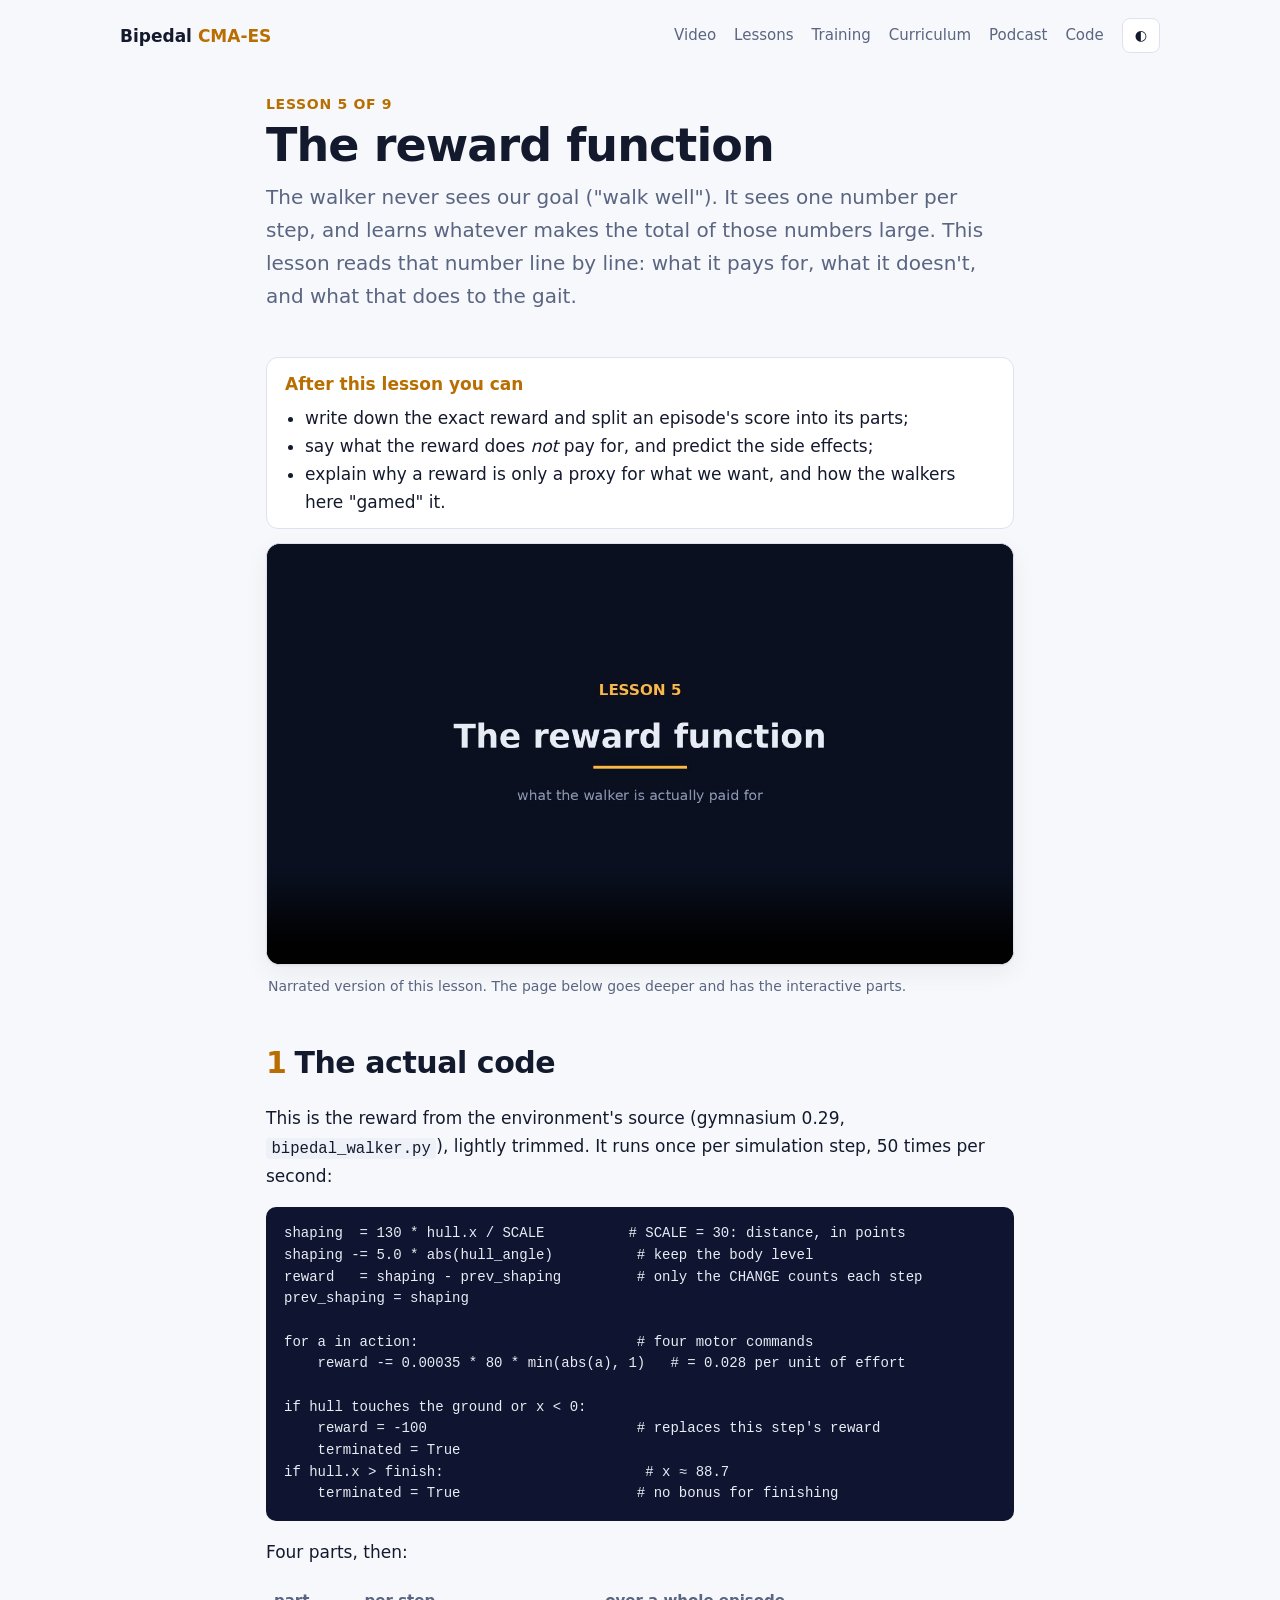
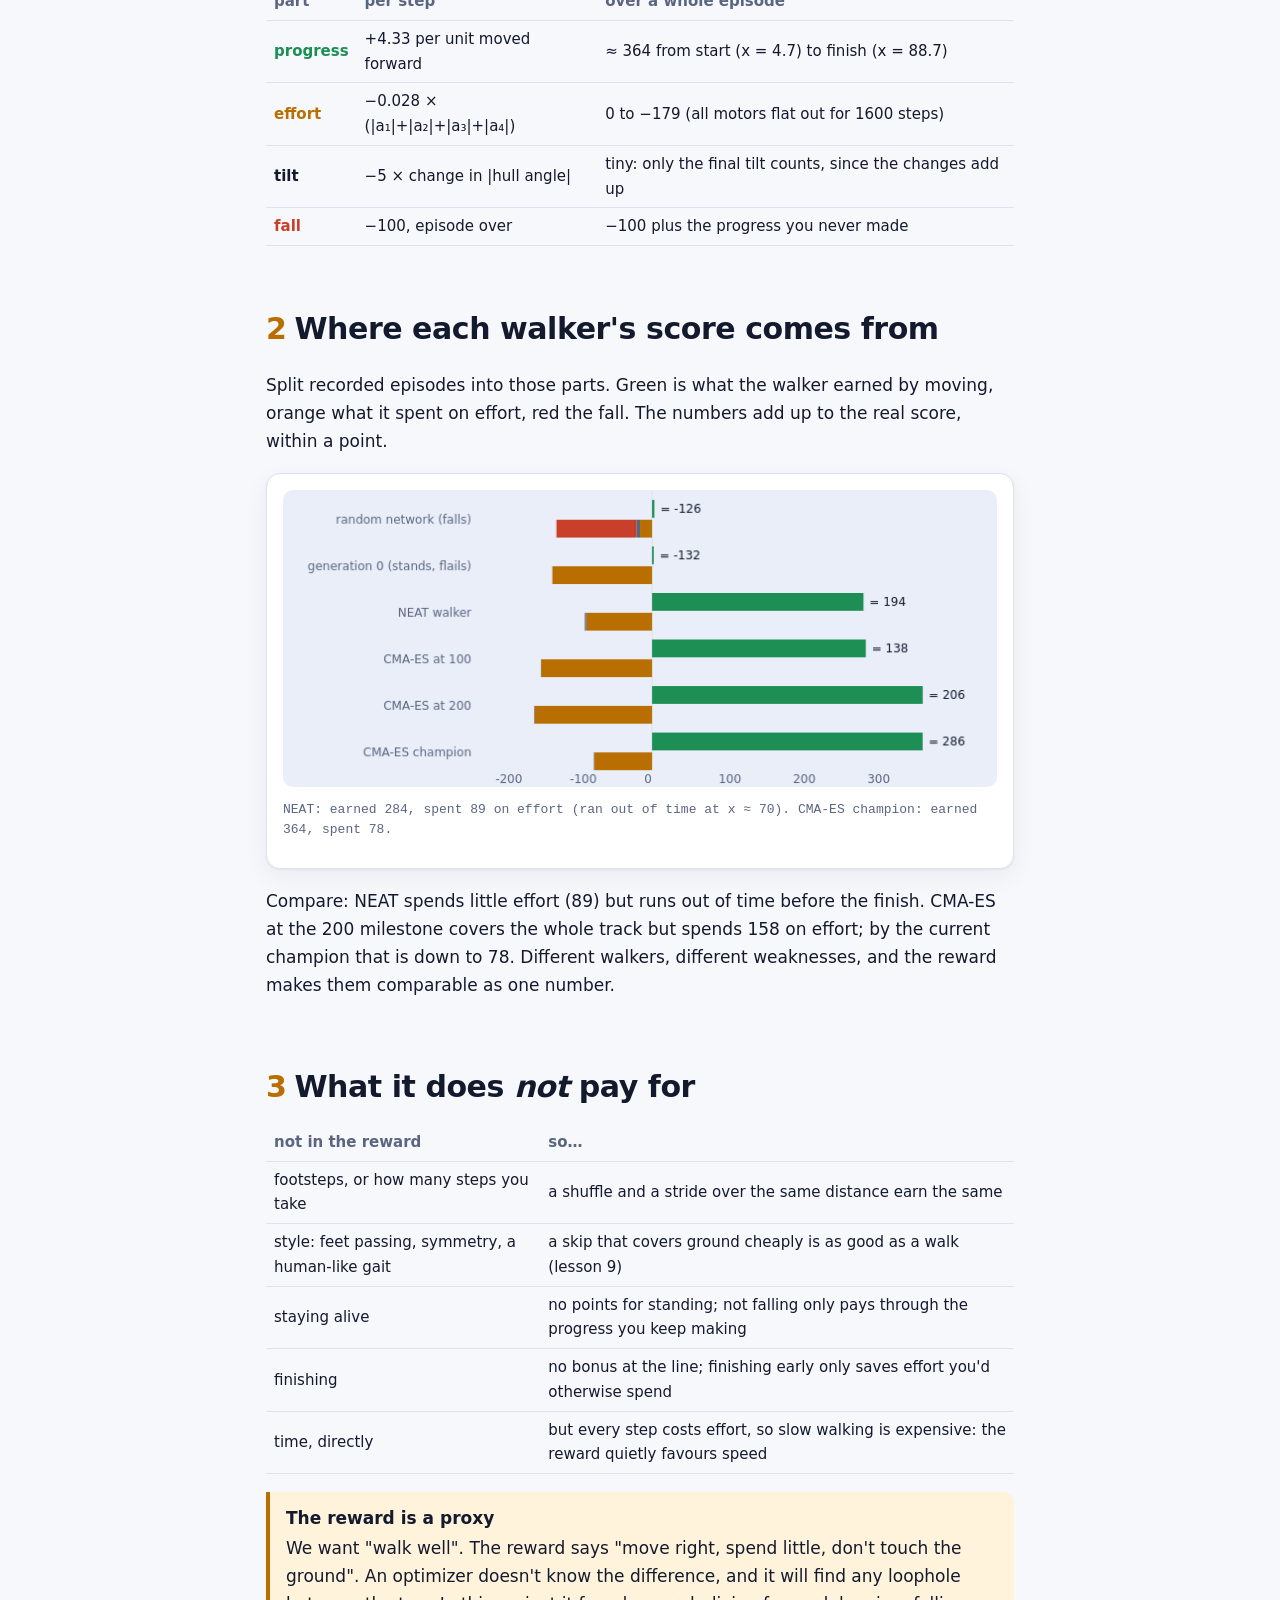
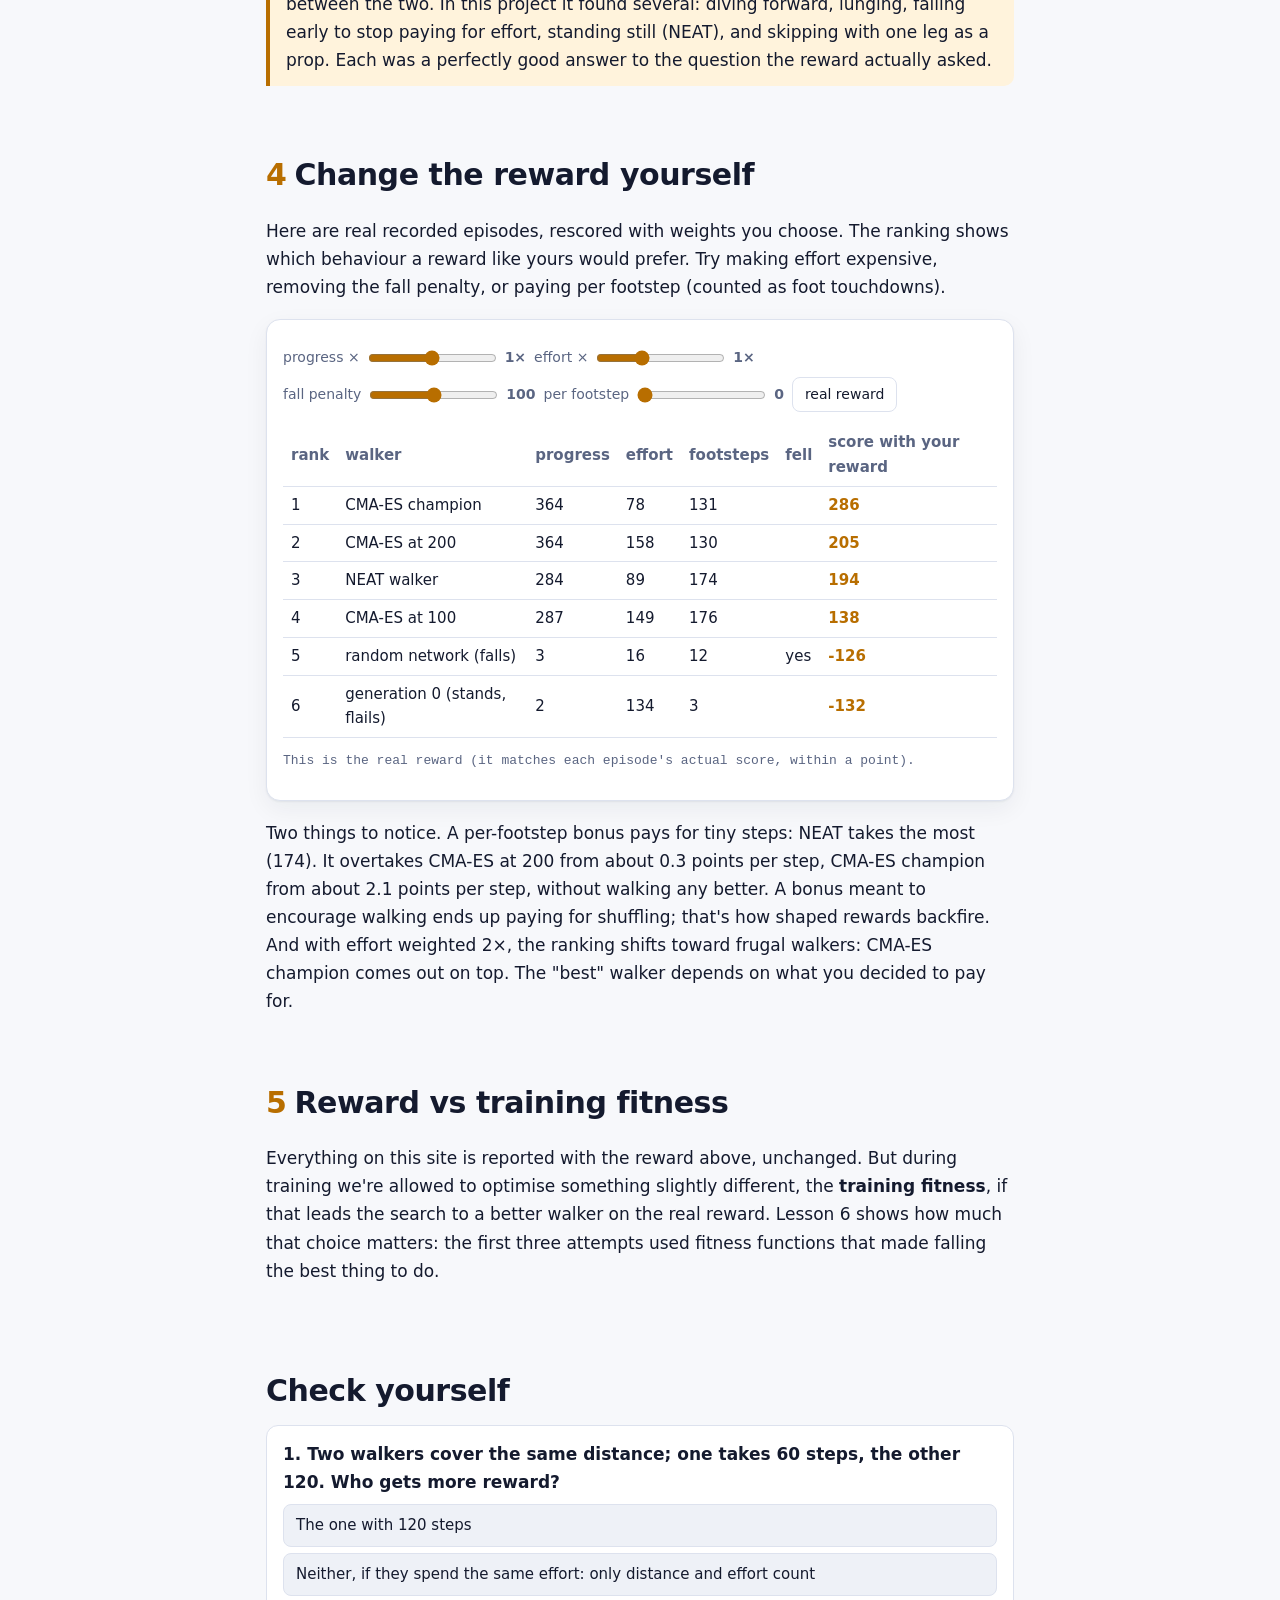
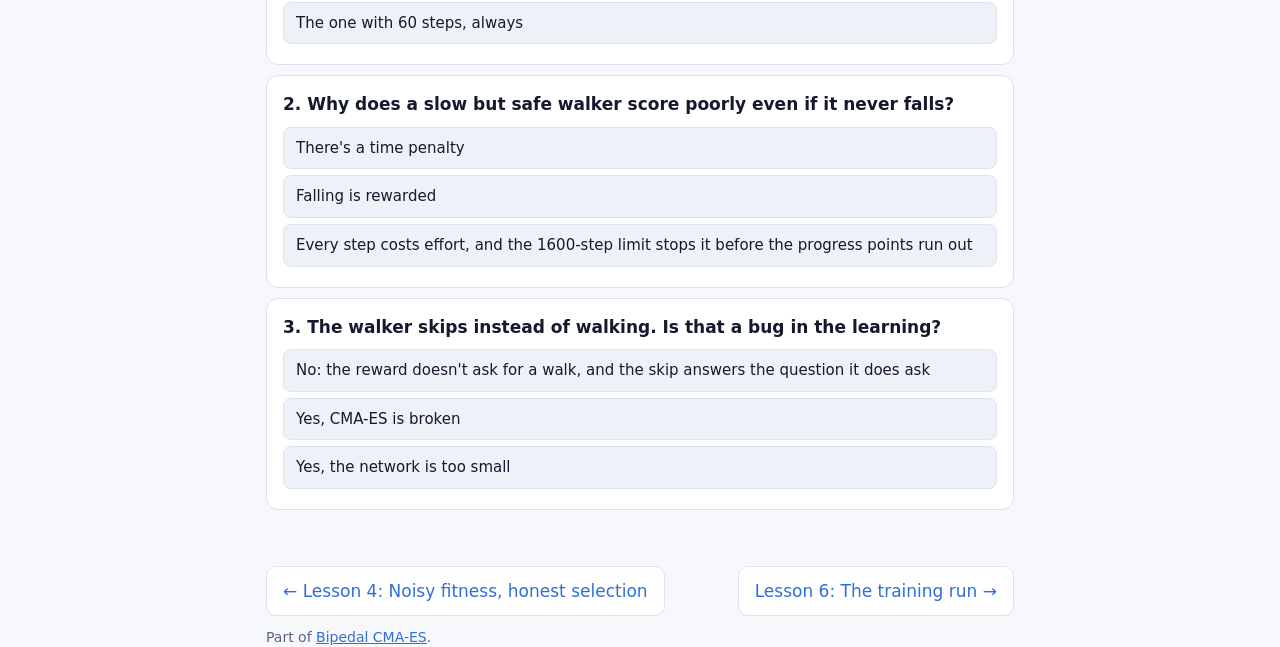
<file: docs/lessons/the-reward/index.html>
<!doctype html>
<html lang="en">
<head>
<meta charset="utf-8">
<meta name="viewport" content="width=device-width, initial-scale=1">
<title>Lesson 5 · The reward function</title>
<link rel="stylesheet" href="../../assets/style.css">
<script src="../../assets/site.js"></script>
<script src="../../assets/walker.js"></script>
</head>
<body data-root="../.." data-lesson="the-reward">
<header id="top"></header>
<main class="wrap narrow">

<div class="lesson-head">
  <div class="n">Lesson 5 of 9</div>
  <h1>The reward function</h1>
  <p class="lede">The walker never sees our goal ("walk well"). It sees one number per step, and learns whatever makes the total
  of those numbers large. This lesson reads that number line by line: what it pays for, what it doesn't, and what that does to the gait.</p>
</div>

<div class="goals"><b>After this lesson you can</b>
  <ul>
    <li>write down the exact reward and split an episode's score into its parts;</li>
    <li>say what the reward does <i>not</i> pay for, and predict the side effects;</li>
    <li>explain why a reward is only a proxy for what we want, and how the walkers here "gamed" it.</li>
  </ul>
</div>

<div id="clip-slot"></div>

<section>
<h2><span class="num">1</span>The actual code</h2>
<p>This is the reward from the environment's source (gymnasium 0.29, <code>bipedal_walker.py</code>), lightly trimmed. It runs once per simulation step, 50 times per second:</p>
<pre>shaping  = 130 * hull.x / SCALE          # SCALE = 30: distance, in points
shaping -= 5.0 * abs(hull_angle)          # keep the body level
reward   = shaping - prev_shaping         # only the CHANGE counts each step
prev_shaping = shaping

for a in action:                          # four motor commands
    reward -= 0.00035 * 80 * min(abs(a), 1)   # = 0.028 per unit of effort

if hull touches the ground or x &lt; 0:
    reward = -100                         # replaces this step's reward
    terminated = True
if hull.x &gt; finish:                        # x ≈ 88.7
    terminated = True                     # no bonus for finishing</pre>
<p>Four parts, then:</p>
<table class="t">
<tr><th>part</th><th>per step</th><th>over a whole episode</th></tr>
<tr><td style="color:var(--green)"><b>progress</b></td><td>+4.33 per unit moved forward</td><td>≈ 364 from start (x = 4.7) to finish (x = 88.7)</td></tr>
<tr><td style="color:var(--accent)"><b>effort</b></td><td>−0.028 × (|a₁|+|a₂|+|a₃|+|a₄|)</td><td>0 to −179 (all motors flat out for 1600 steps)</td></tr>
<tr><td><b>tilt</b></td><td>−5 × change in |hull angle|</td><td>tiny: only the final tilt counts, since the changes add up</td></tr>
<tr><td style="color:var(--red)"><b>fall</b></td><td>−100, episode over</td><td>−100 plus the progress you never made</td></tr>
</table>
</section>

<section>
<h2><span class="num">2</span>Where each walker's score comes from</h2>
<p>Split recorded episodes into those parts. Green is what the walker earned by moving, orange what it spent on effort, red the fall.
The numbers add up to the real score, within a point.</p>
<div class="demo">
  <canvas id="bud"></canvas>
  <p class="readout" id="budinfo"></p>
</div>
<p id="budtxt"></p>
</section>

<section>
<h2><span class="num">3</span>What it does <i>not</i> pay for</h2>
<table class="t">
<tr><th>not in the reward</th><th>so…</th></tr>
<tr><td>footsteps, or how many steps you take</td><td>a shuffle and a stride over the same distance earn the same</td></tr>
<tr><td>style: feet passing, symmetry, a human-like gait</td><td>a skip that covers ground cheaply is as good as a walk (lesson 9)</td></tr>
<tr><td>staying alive</td><td>no points for standing; not falling only pays through the progress you keep making</td></tr>
<tr><td>finishing</td><td>no bonus at the line; finishing early only saves effort you'd otherwise spend</td></tr>
<tr><td>time, directly</td><td>but every step costs effort, so slow walking is expensive: the reward quietly favours speed</td></tr>
</table>
<div class="key"><b>The reward is a proxy</b>We want "walk well". The reward says "move right, spend little, don't touch the ground".
An optimizer doesn't know the difference, and it will find any loophole between the two. In this project it found several:
diving forward, lunging, falling early to stop paying for effort, standing still (NEAT), and skipping with one leg as a prop.
Each was a perfectly good answer to the question the reward actually asked.</div>
</section>

<section>
<h2><span class="num">4</span>Change the reward yourself</h2>
<p>Here are real recorded episodes, rescored with weights you choose. The ranking shows which behaviour a reward like yours would prefer.
Try making effort expensive, removing the fall penalty, or paying per footstep (counted as foot touchdowns).</p>
<div class="demo">
  <div class="controls">
    <label>progress × <input type="range" id="wp" min="0" max="2" step="0.1" value="1"> <b id="wpv"></b></label>
    <label>effort × <input type="range" id="we" min="0" max="3" step="0.1" value="1"> <b id="wev"></b></label>
    <label>fall penalty <input type="range" id="wf" min="0" max="200" step="10" value="100"> <b id="wfv"></b></label>
    <label>per footstep <input type="range" id="ws" min="0" max="3" step="0.1" value="0"> <b id="wsv"></b></label>
    <button class="btn" id="wreset">real reward</button>
  </div>
  <table class="t" id="rank"></table>
  <p class="readout" id="rankinfo"></p>
</div>
<p id="ranktxt"></p>
</section>

<section>
<h2><span class="num">5</span>Reward vs training fitness</h2>
<p>Everything on this site is reported with the reward above, unchanged. But during training we're allowed to optimise something slightly different,
the <b>training fitness</b>, if that leads the search to a better walker on the real reward. Lesson 6 shows how much that choice matters:
the first three attempts used fitness functions that made falling the best thing to do.</p>
</section>

<section class="quiz">
<h2>Check yourself</h2>
<div class="q" data-answer="1"><p>1. Two walkers cover the same distance; one takes 60 steps, the other 120. Who gets more reward?</p>
  <button>The one with 120 steps</button><button>Neither, if they spend the same effort: only distance and effort count</button><button>The one with 60 steps, always</button>
  <div class="why">There's no term for footsteps. Fewer, bigger steps only help if they cost less effort.</div></div>
<div class="q" data-answer="2"><p>2. Why does a slow but safe walker score poorly even if it never falls?</p>
  <button>There's a time penalty</button><button>Falling is rewarded</button><button>Every step costs effort, and the 1600-step limit stops it before the progress points run out</button>
  <div class="why">Time isn't penalised directly, but effort accumulates per step and progress stops at the time limit.</div></div>
<div class="q" data-answer="0"><p>3. The walker skips instead of walking. Is that a bug in the learning?</p>
  <button>No: the reward doesn't ask for a walk, and the skip answers the question it does ask</button><button>Yes, CMA-ES is broken</button><button>Yes, the network is too small</button>
  <div class="why">The optimizer did its job. If we want a particular gait, we have to ask for it, in the reward or in the network's structure (lesson 9).</div></div>
</section>

<div id="pager"></div>
</main>
<footer class="wrap narrow">Part of <a href="../../index.html">Bipedal CMA-ES</a>.</footer>

<script>
const EPS = [["random", "random network (falls)"], ["stage_gen0", "generation 0 (stands, flails)"], ["neat", "NEAT walker"],
             ["stage_100", "CMA-ES at 100"], ["stage_200", "CMA-ES at 200"], ["champion", "CMA-ES champion"]];
let parts = [];
function decompose(d, label) {
  const F = d.frames, e = d.every, prog = 130 / 30 * (F[F.length - 1].x - 4.67);
  const eff = F.reduce((s, f) => s + 0.028 * f.a.reduce((t, a) => t + Math.min(1, Math.abs(a)), 0), 0) * e;
  const tilt = -5 * Math.abs(F[F.length - 1].o[0]);
  let steps = 0;
  for (let k = 1; k < F.length; k++) for (const c of [8, 13]) if (F[k].o[c] > .5 && F[k - 1].o[c] <= .5) steps++;
  const fall = d.fell ? d.reward - (prog - eff + tilt) : 0;
  return { label, reward: d.reward, prog, eff, tilt, fall, fell: d.fell, steps, len: d.steps };
}
const bc = document.getElementById("bud"), bctx = setupCanvas(bc, 720, 300);
function drawBudget() {
  const W = 720, H = 300, x0 = 200, sc = 300 / 400, zero = x0 + 170 * sc * 1.35, rh = 40;
  bctx.clearRect(0, 0, W, H); bctx.font = "12px system-ui";
  const X = v => zero + v * sc;
  bctx.strokeStyle = css("--line"); bctx.beginPath(); bctx.moveTo(X(0), 0); bctx.lineTo(X(0), H - 20); bctx.stroke();
  parts.forEach((p, i) => {
    const y = 10 + i * (rh + 7);
    bctx.fillStyle = css("--muted"); bctx.textAlign = "right"; bctx.fillText(p.label, x0 - 10, y + rh / 2 + 4); bctx.textAlign = "left";
    bctx.fillStyle = css("--green"); bctx.fillRect(X(0), y, p.prog * sc, rh / 2 - 2);
    let neg = 0;
    for (const [v, c] of [[p.eff, "--accent"], [-p.tilt, "--muted"], [-p.fall, "--red"]]) { if (v > 0) { bctx.fillStyle = css(c); bctx.fillRect(X(-neg - v), y + rh / 2, v * sc, rh / 2 - 2); neg += v; } }
    bctx.fillStyle = css("--text"); bctx.fillText(`= ${p.reward.toFixed(0)}`, X(Math.max(p.prog, 0)) + 6, y + 13);
  });
  bctx.fillStyle = css("--muted");
  for (const v of [-200, -100, 0, 100, 200, 300]) bctx.fillText(v, X(v) - 8, H - 4);
}
function rank() {
  const wp = +document.getElementById("wp").value, we = +document.getElementById("we").value, wf = +document.getElementById("wf").value, ws = +document.getElementById("ws").value;
  for (const [k, v] of [["wpv", wp + "×"], ["wev", we + "×"], ["wfv", wf], ["wsv", ws]]) document.getElementById(k).textContent = v;
  const rows = parts.map(p => ({ ...p, s: wp * p.prog - we * p.eff + p.tilt + (p.fell ? -wf + (p.fall + 100) : 0) + ws * p.steps })).sort((a, b) => b.s - a.s);
  document.getElementById("rank").innerHTML = "<tr><th>rank</th><th>walker</th><th>progress</th><th>effort</th><th>footsteps</th><th>fell</th><th>score with your reward</th></tr>" +
    rows.map((r, i) => `<tr><td>${i + 1}</td><td>${r.label}</td><td>${r.prog.toFixed(0)}</td><td>${r.eff.toFixed(0)}</td><td>${r.steps}</td><td>${r.fell ? "yes" : ""}</td><td style="color:var(--accent);font-weight:600">${r.s.toFixed(0)}</td></tr>`).join("");
  document.getElementById("rankinfo").textContent = wp === 1 && we === 1 && wf === 100 && ws === 0 ? "This is the real reward (it matches each episode's actual score, within a point)." : "A different reward: different winners.";
}
["wp", "we", "wf", "ws"].forEach(k => document.getElementById(k).oninput = rank);
document.getElementById("wreset").onclick = () => { document.getElementById("wp").value = 1; document.getElementById("we").value = 1; document.getElementById("wf").value = 100; document.getElementById("ws").value = 0; rank(); };
Promise.all(EPS.map(([f, l]) => fetch(`../../data/episodes/${f}.json`).then(r => r.ok ? r.json() : null).then(d => d && decompose(d, l)))).then(ps => {
  parts = ps.filter(Boolean);
  drawBudget(); rank();
  const c = parts.find(p => p.label === "CMA-ES champion"), n = parts.find(p => p.label === "NEAT walker");
  if (c && n) document.getElementById("budinfo").textContent = `NEAT: earned ${n.prog.toFixed(0)}, spent ${n.eff.toFixed(0)} on effort (ran out of time at x ≈ ${(n.prog * 30 / 130 + 4.67).toFixed(0)}). CMA-ES champion: earned ${c.prog.toFixed(0)}, spent ${c.eff.toFixed(0)}.`;
  window.addEventListener("themechange", () => drawBudget());
  const b2 = parts.find(p => p.label === "CMA-ES at 200");
  if (c && n && b2) {
    document.getElementById("budtxt").textContent = `Compare: NEAT spends little effort (${n.eff.toFixed(0)}) but runs out of time before the finish. ` +
      `CMA-ES at the 200 milestone covers the whole track but spends ${b2.eff.toFixed(0)} on effort; by the current champion that is down to ${c.eff.toFixed(0)}. ` +
      `Different walkers, different weaknesses, and the reward makes them comparable as one number.`;
    // per-footstep bonus at which NEAT (most, shortest steps) overtakes each CMA-ES walker
    const cmas = parts.filter(p => p.label.startsWith("CMA-ES"));
    const flip = cmas.map(p => ({ p, b: n.steps > p.steps ? (p.reward - n.reward) / (n.steps - p.steps) : Infinity }));
    const eff2 = [...parts].sort((x, y) => (y.prog - 2 * y.eff) - (x.prog - 2 * x.eff))[0];
    const fl = flip.filter(f => isFinite(f.b));
    const ahead = fl.filter(f => f.b <= 0).map(f => f.p.label), later = fl.filter(f => f.b > 0);
    document.getElementById("ranktxt").textContent = `Two things to notice. A per-footstep bonus pays for tiny steps: NEAT takes the most (${n.steps}). ` +
      (ahead.length ? `It is already ahead of ${ahead.join(" and ")}, and it` : "It") +
      ` overtakes ` + later.map(f => `${f.p.label} from about ${f.b.toFixed(1)} points per step`).join(", ") +
      `, without walking any better. A bonus meant to encourage walking ends up paying for shuffling; that's how shaped rewards backfire. ` +
      `And with effort weighted 2×, the ranking shifts toward frugal walkers: ${eff2.label} comes out on top. The "best" walker depends on what you decided to pay for.`;
  }
});
</script>
<script src="../../assets/clip.js"></script>
</body>
</html>
</file>
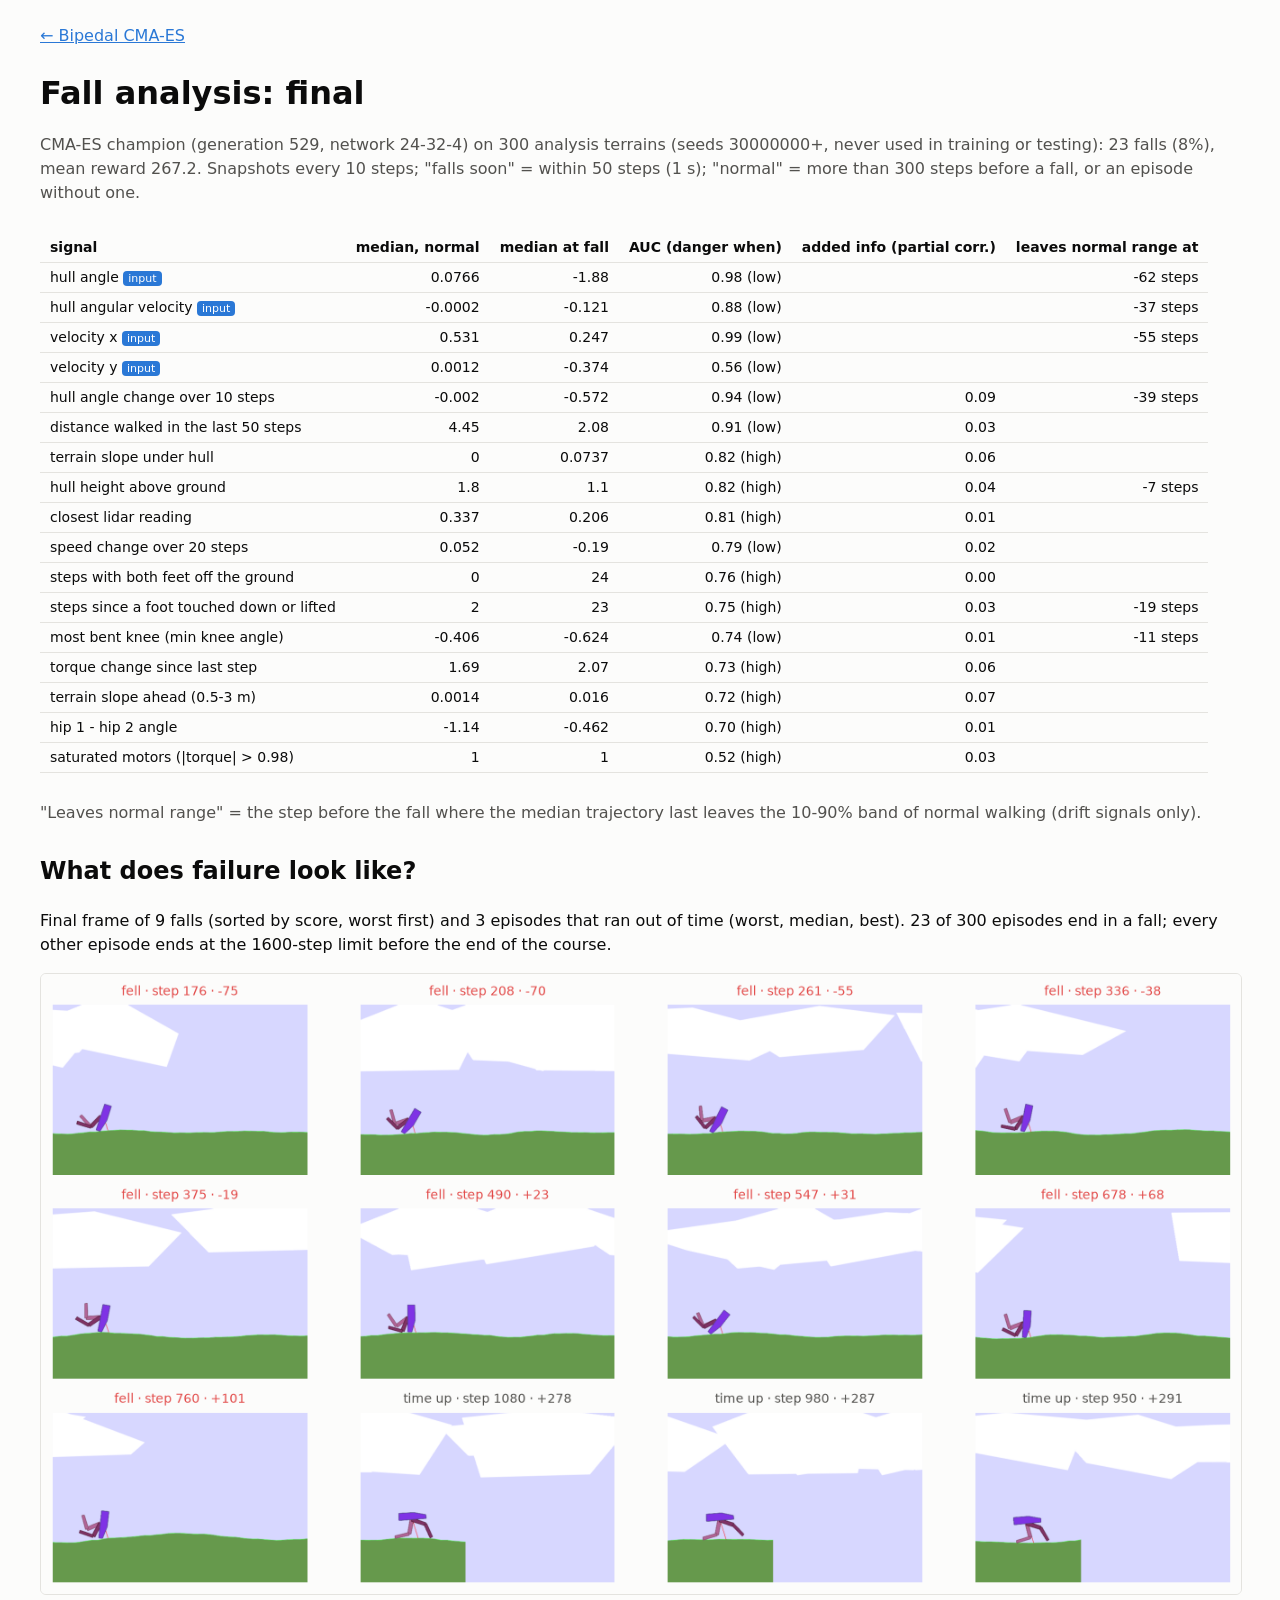
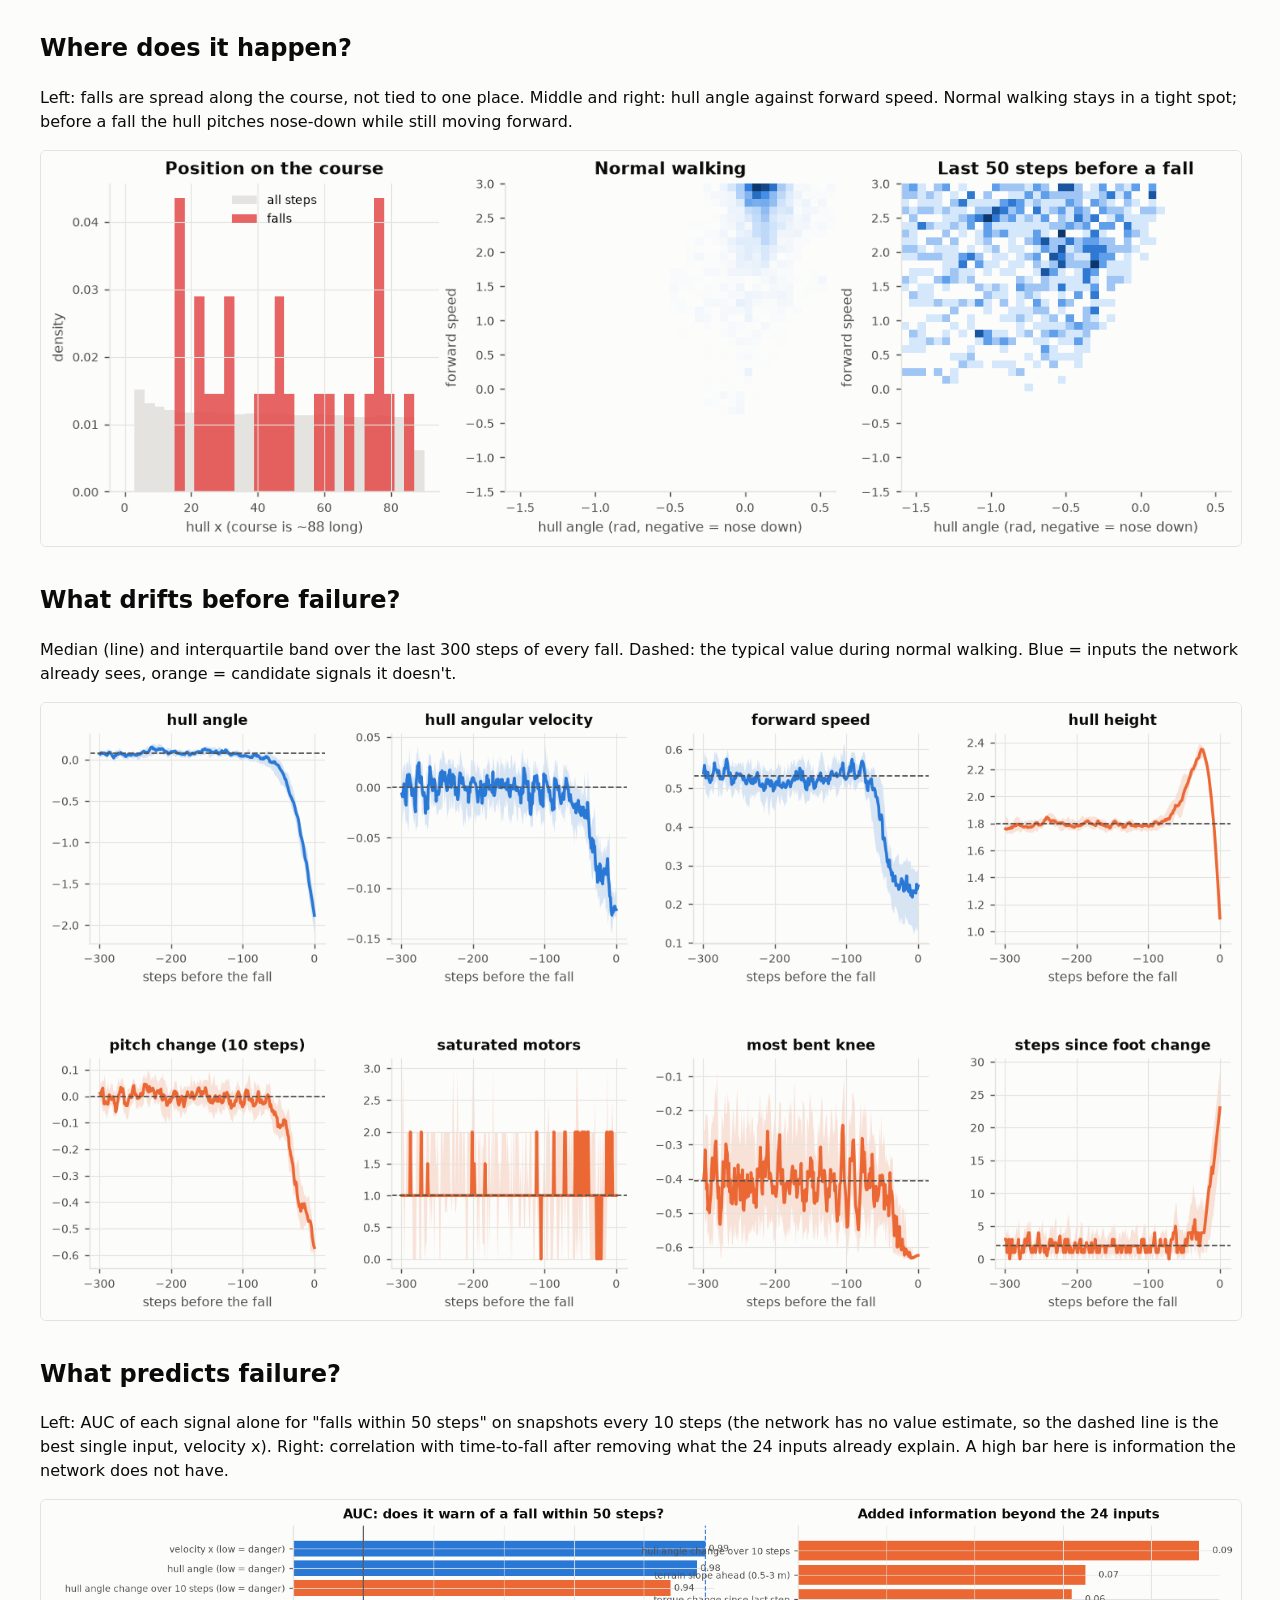
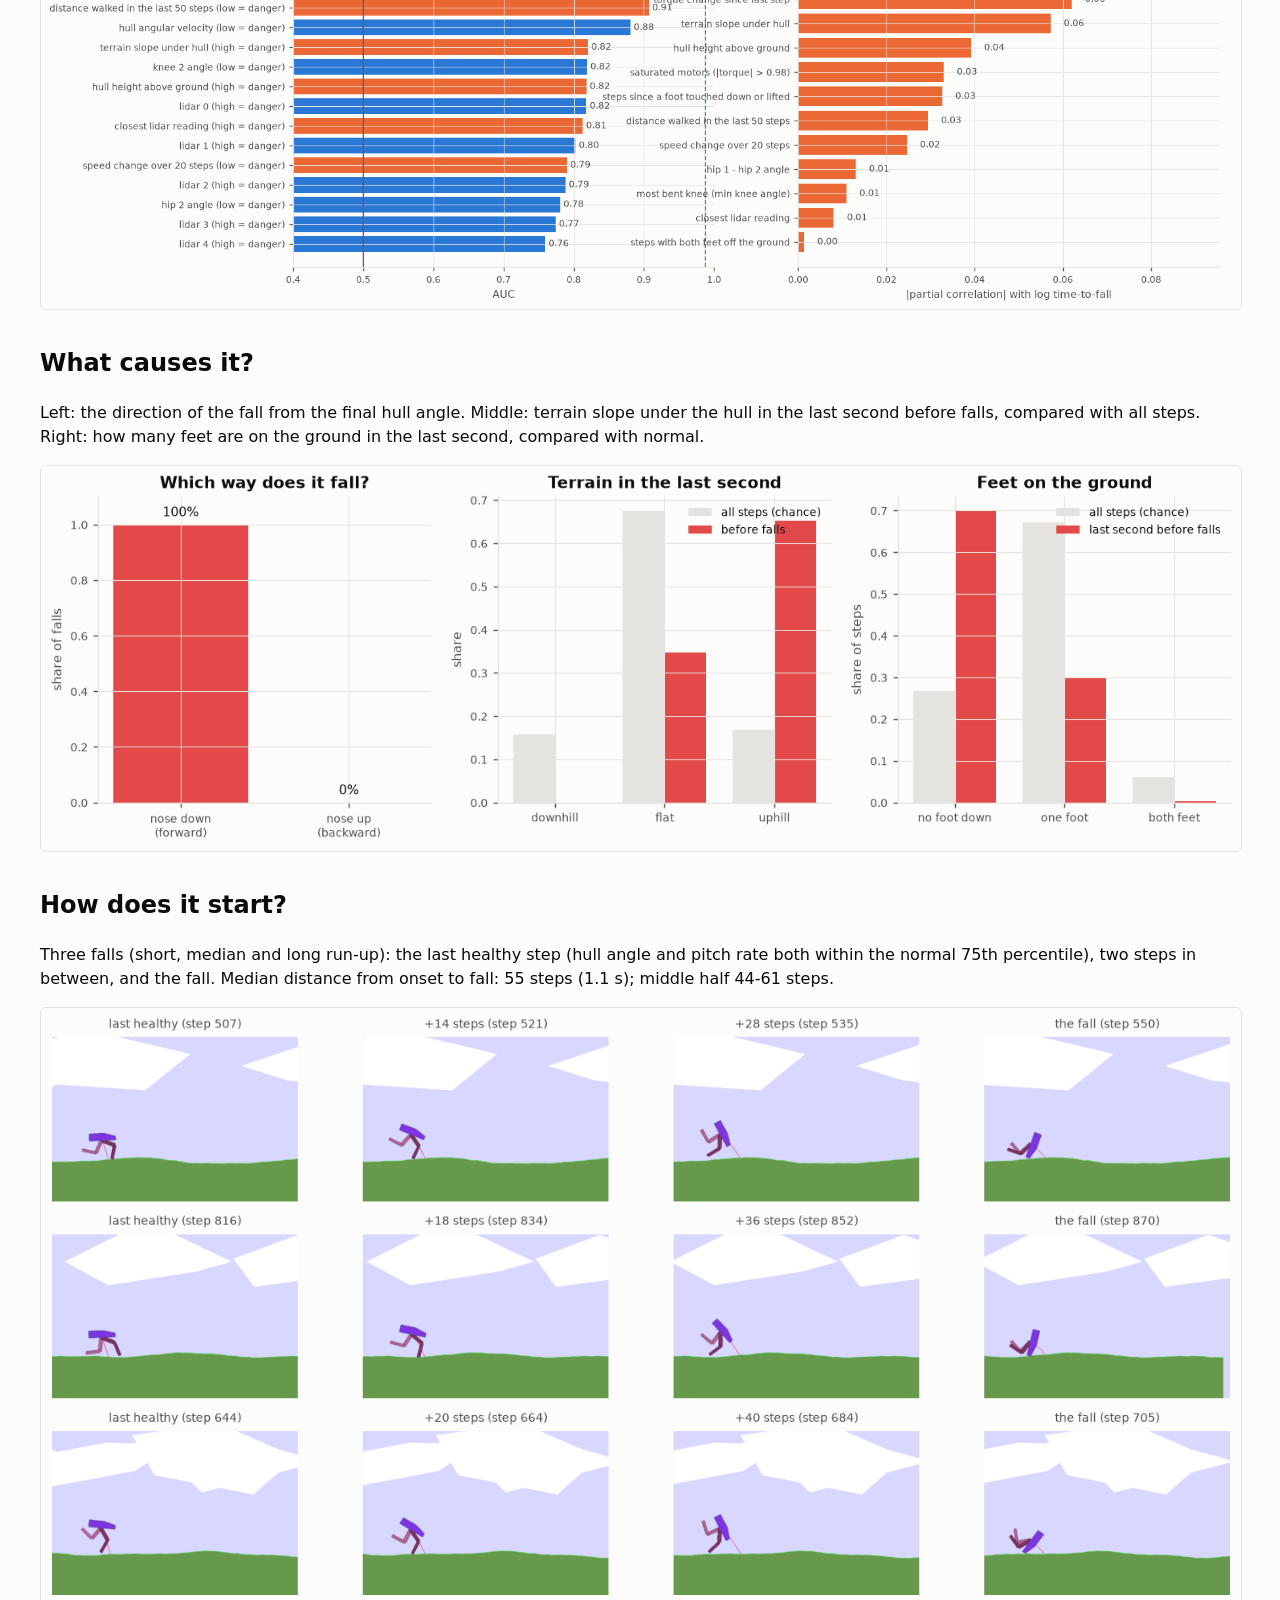
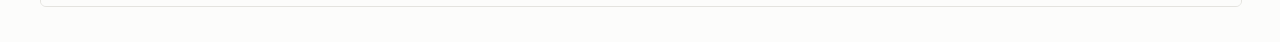
<file: docs/analysis/falls/report.html>
<!doctype html><html lang="en"><head><meta charset="utf-8"><meta name="viewport" content="width=device-width, initial-scale=1">
<title>Fall analysis: final</title>
<style>body{font-family:system-ui,sans-serif;background:#fcfcfb;color:#0b0b0b;max-width:1200px;margin:24px auto;padding:0 16px;line-height:1.5}
h1{margin-bottom:4px} .sub{color:#52514e} img{max-width:100%;border:1px solid #e4e3df;border-radius:6px}
.tw{overflow-x:auto} table{border-collapse:collapse;font-size:14px;margin:12px 0} td,th{padding:4px 10px;border-bottom:1px solid #e4e3df;text-align:right}
td:first-child,th:first-child{text-align:left} .cur{font-size:11px;color:#fff;background:#2a78d6;border-radius:4px;padding:1px 5px}
section{margin:28px 0} a{color:#2a78d6}</style></head><body>
<p class="sub"><a href="../../index.html">← Bipedal CMA-ES</a></p>
<h1>Fall analysis: final</h1>
<p class="sub">CMA-ES champion (generation 529, network 24-32-4) on
300 analysis terrains (seeds 30000000+, never used in training or testing): 23 falls (8%), mean
reward 267.2. Snapshots every 10 steps; "falls soon" = within 50 steps (1 s); "normal" = more than 300 steps before a fall, or an episode without one.</p>
<div class="tw"><table><tr><th>signal</th><th>median, normal</th><th>median at fall</th><th>AUC (danger when)</th>
<th>added info (partial corr.)</th><th>leaves normal range at</th></tr><tr><td>hull angle <span class=cur>input</span></td><td>0.0766</td><td>-1.88</td><td>0.98 (low)</td><td></td><td>-62 steps</td></tr><tr><td>hull angular velocity <span class=cur>input</span></td><td>-0.0002</td><td>-0.121</td><td>0.88 (low)</td><td></td><td>-37 steps</td></tr><tr><td>velocity x <span class=cur>input</span></td><td>0.531</td><td>0.247</td><td>0.99 (low)</td><td></td><td>-55 steps</td></tr><tr><td>velocity y <span class=cur>input</span></td><td>0.0012</td><td>-0.374</td><td>0.56 (low)</td><td></td><td></td></tr><tr><td>hull angle change over 10 steps</td><td>-0.002</td><td>-0.572</td><td>0.94 (low)</td><td>0.09</td><td>-39 steps</td></tr><tr><td>distance walked in the last 50 steps</td><td>4.45</td><td>2.08</td><td>0.91 (low)</td><td>0.03</td><td></td></tr><tr><td>terrain slope under hull</td><td>0</td><td>0.0737</td><td>0.82 (high)</td><td>0.06</td><td></td></tr><tr><td>hull height above ground</td><td>1.8</td><td>1.1</td><td>0.82 (high)</td><td>0.04</td><td>-7 steps</td></tr><tr><td>closest lidar reading</td><td>0.337</td><td>0.206</td><td>0.81 (high)</td><td>0.01</td><td></td></tr><tr><td>speed change over 20 steps</td><td>0.052</td><td>-0.19</td><td>0.79 (low)</td><td>0.02</td><td></td></tr><tr><td>steps with both feet off the ground</td><td>0</td><td>24</td><td>0.76 (high)</td><td>0.00</td><td></td></tr><tr><td>steps since a foot touched down or lifted</td><td>2</td><td>23</td><td>0.75 (high)</td><td>0.03</td><td>-19 steps</td></tr><tr><td>most bent knee (min knee angle)</td><td>-0.406</td><td>-0.624</td><td>0.74 (low)</td><td>0.01</td><td>-11 steps</td></tr><tr><td>torque change since last step</td><td>1.69</td><td>2.07</td><td>0.73 (high)</td><td>0.06</td><td></td></tr><tr><td>terrain slope ahead (0.5-3 m)</td><td>0.0014</td><td>0.016</td><td>0.72 (high)</td><td>0.07</td><td></td></tr><tr><td>hip 1 - hip 2 angle</td><td>-1.14</td><td>-0.462</td><td>0.70 (high)</td><td>0.01</td><td></td></tr><tr><td>saturated motors (|torque| > 0.98)</td><td>1</td><td>1</td><td>0.52 (high)</td><td>0.03</td><td></td></tr></table></div>
<p class="sub">"Leaves normal range" = the step before the fall where the median trajectory last leaves the 10-90% band of normal walking (drift signals only).</p>
<section><h2>What does failure look like?</h2><p>Final frame of 9 falls (sorted by score, worst first) and 3 episodes that ran out of time (worst, median, best). 23 of 300 episodes end in a fall; every other episode ends at the 1600-step limit before the end of the course.</p><img src="gallery.png" alt="What does failure look like?"></section><section><h2>Where does it happen?</h2><p>Left: falls are spread along the course, not tied to one place. Middle and right: hull angle against forward speed. Normal walking stays in a tight spot; before a fall the hull pitches nose-down while still moving forward.</p><img src="where.png" alt="Where does it happen?"></section><section><h2>What drifts before failure?</h2><p>Median (line) and interquartile band over the last 300 steps of every fall. Dashed: the typical value during normal walking. Blue = inputs the network already sees, orange = candidate signals it doesn't.</p><img src="drift.png" alt="What drifts before failure?"></section><section><h2>What predicts failure?</h2><p>Left: AUC of each signal alone for "falls within 50 steps" on snapshots every 10 steps (the network has no value estimate, so the dashed line is the best single input, velocity x). Right: correlation with time-to-fall after removing what the 24 inputs already explain. A high bar here is information the network does not have.</p><img src="predict.png" alt="What predicts failure?"></section><section><h2>What causes it?</h2><p>Left: the direction of the fall from the final hull angle. Middle: terrain slope under the hull in the last second before falls, compared with all steps. Right: how many feet are on the ground in the last second, compared with normal.</p><img src="causes.png" alt="What causes it?"></section><section><h2>How does it start?</h2><p>Three falls (short, median and long run-up): the last healthy step (hull angle and pitch rate both within the normal 75th percentile), two steps in between, and the fall. Median distance from onset to fall: 55 steps (1.1 s); middle half 44-61 steps.</p><img src="onset.png" alt="How does it start?"></section></body></html>
</file>
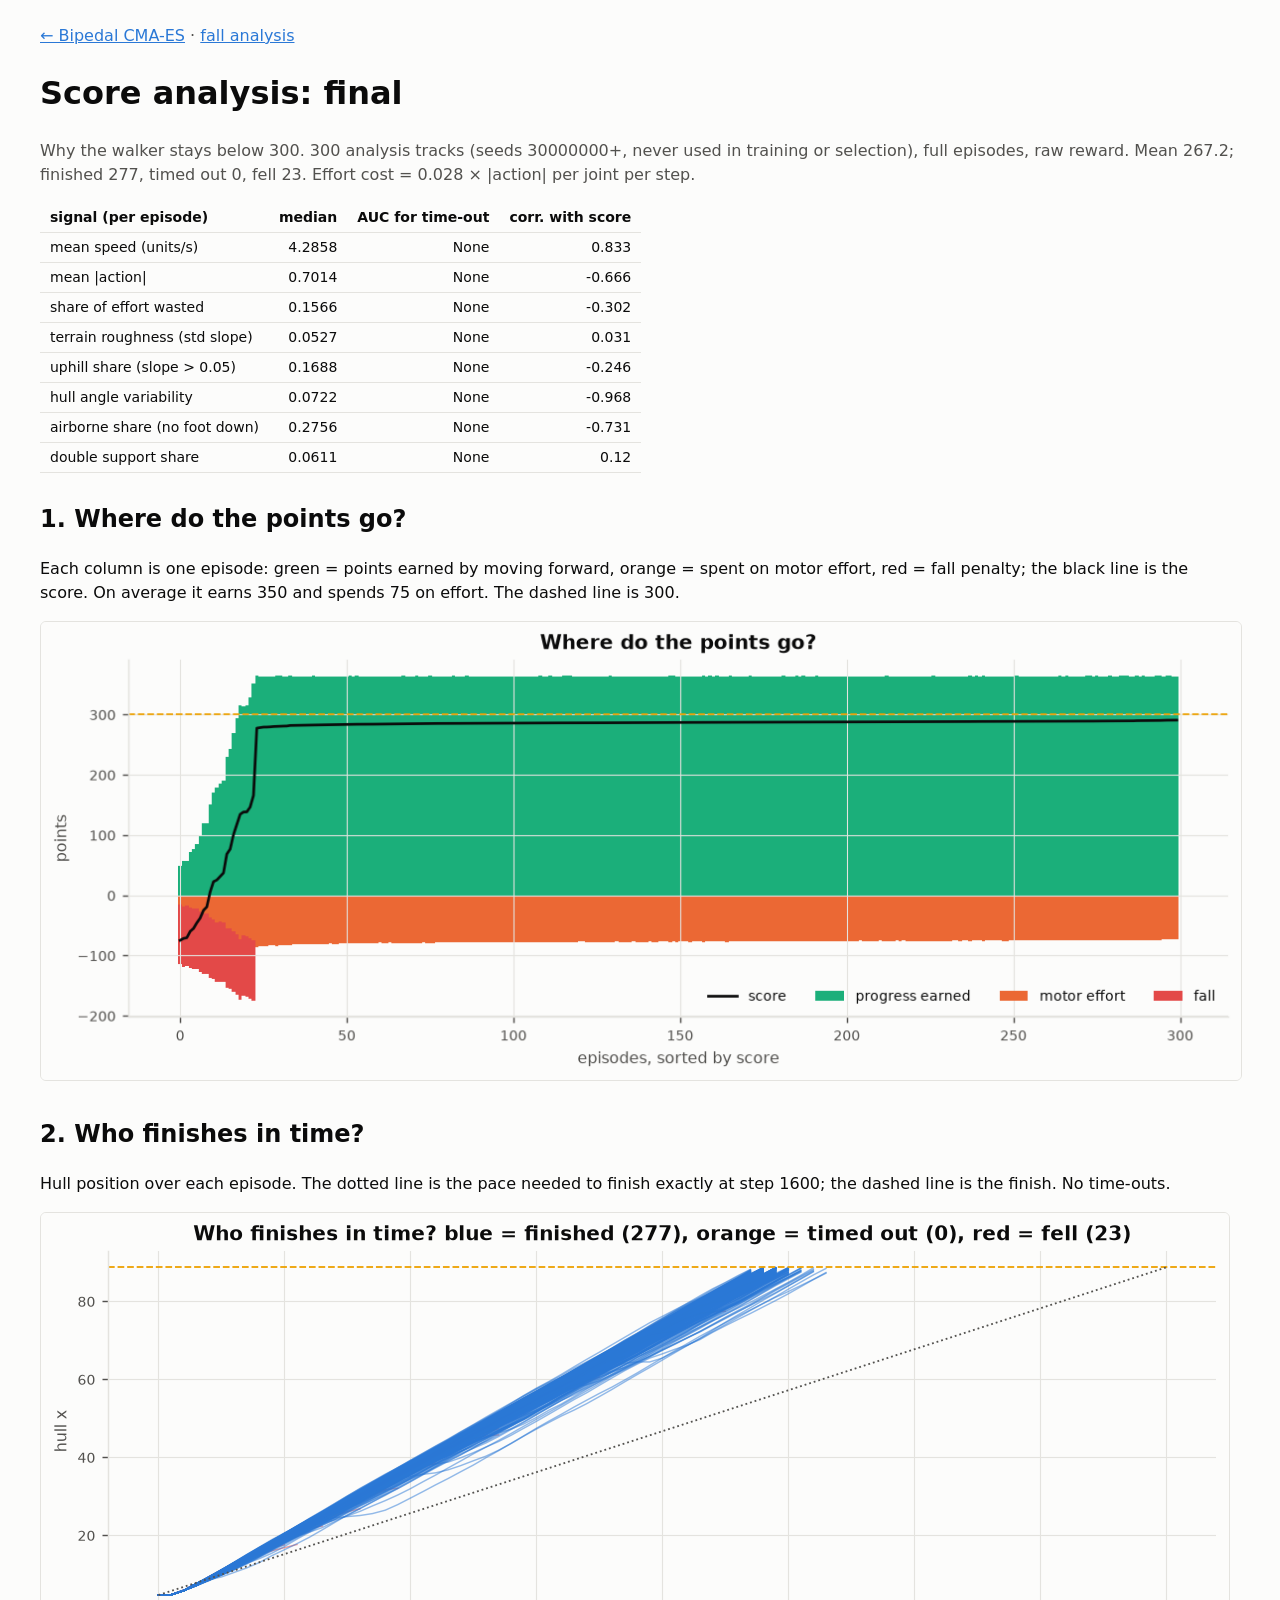
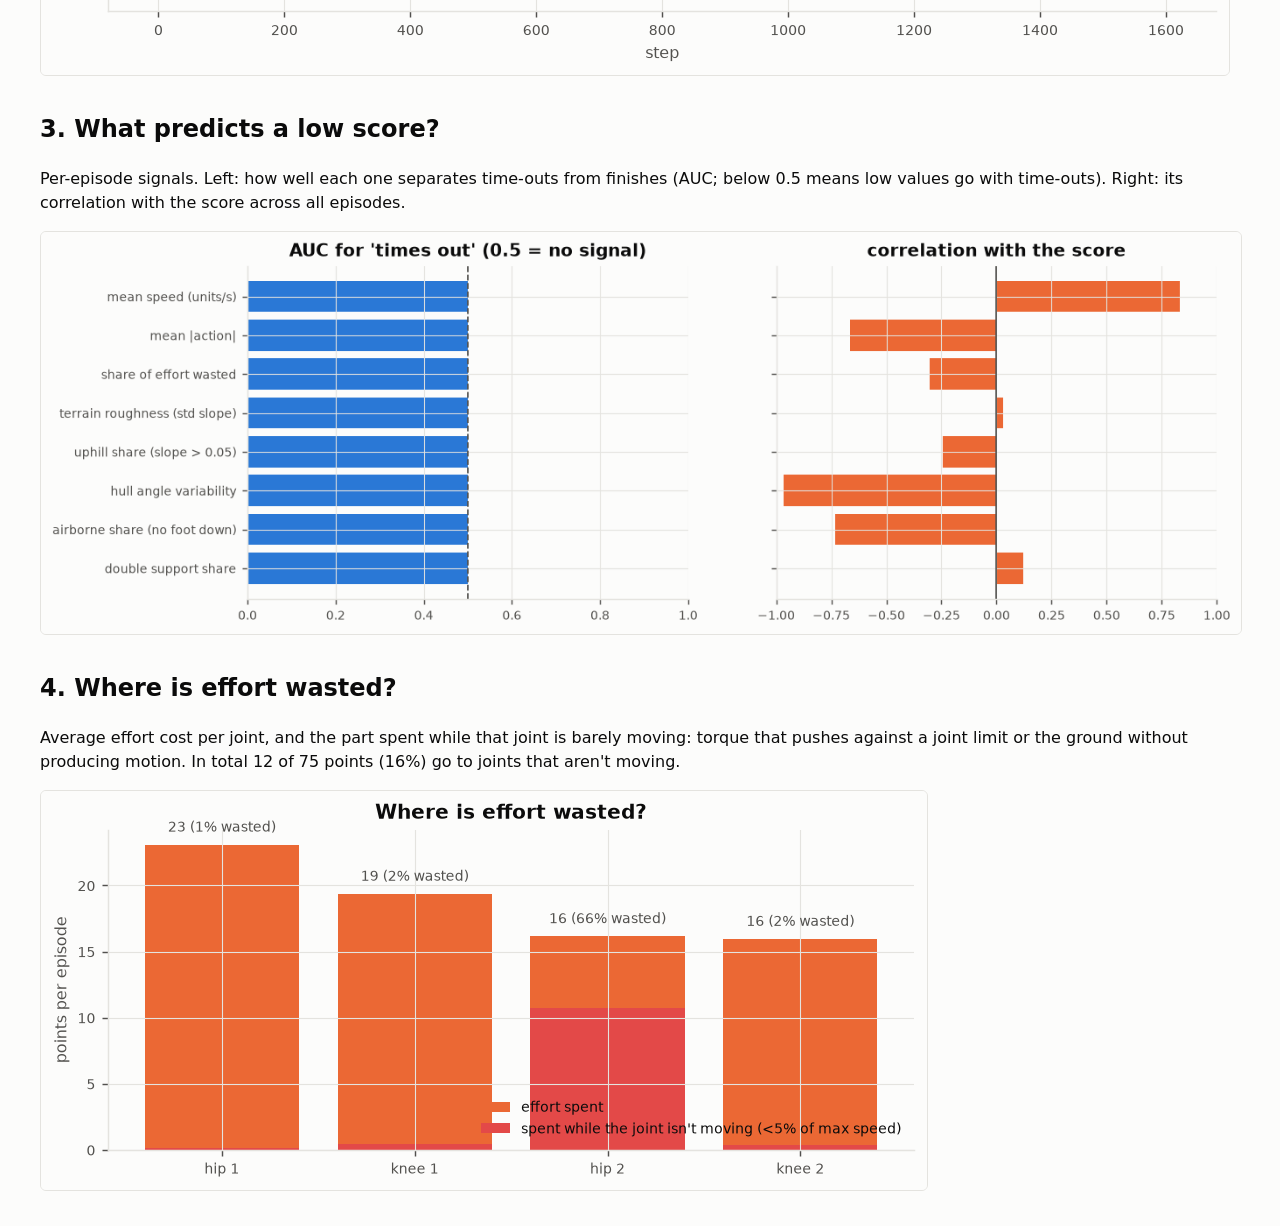
<file: docs/analysis/score/report.html>
<!doctype html><html lang="en"><head><meta charset="utf-8"><meta name="viewport" content="width=device-width, initial-scale=1">
<title>Score analysis: final</title>
<style>body{font-family:system-ui,sans-serif;background:#fcfcfb;color:#0b0b0b;max-width:1200px;margin:24px auto;padding:0 16px;line-height:1.5}
.sub{color:#52514e} img{max-width:100%;border:1px solid #e4e3df;border-radius:6px} table{border-collapse:collapse;font-size:14px}
td,th{padding:4px 10px;border-bottom:1px solid #e4e3df;text-align:right} td:first-child,th:first-child{text-align:left} section{margin:28px 0} a{color:#2a78d6}</style></head><body>
<p class="sub"><a href="../../index.html">← Bipedal CMA-ES</a> · <a href="../falls/report.html">fall analysis</a></p>
<h1>Score analysis: final</h1>
<p class="sub">Why the walker stays below 300. 300 analysis tracks (seeds 30000000+, never used in training or selection), full episodes, raw reward.
Mean 267.2; finished 277, timed out 0, fell 23. Effort cost = 0.028 × |action| per joint per step.</p>
<table><tr><th>signal (per episode)</th><th>median</th><th>AUC for time-out</th><th>corr. with score</th></tr><tr><td>mean speed (units/s)</td><td>4.2858</td><td>None</td><td>0.833</td></tr><tr><td>mean |action|</td><td>0.7014</td><td>None</td><td>-0.666</td></tr><tr><td>share of effort wasted</td><td>0.1566</td><td>None</td><td>-0.302</td></tr><tr><td>terrain roughness (std slope)</td><td>0.0527</td><td>None</td><td>0.031</td></tr><tr><td>uphill share (slope > 0.05)</td><td>0.1688</td><td>None</td><td>-0.246</td></tr><tr><td>hull angle variability</td><td>0.0722</td><td>None</td><td>-0.968</td></tr><tr><td>airborne share (no foot down)</td><td>0.2756</td><td>None</td><td>-0.731</td></tr><tr><td>double support share</td><td>0.0611</td><td>None</td><td>0.12</td></tr></table>
<section><h2>1. Where do the points go?</h2><p>Each column is one episode: green = points earned by moving forward, orange = spent on motor effort, red = fall penalty; the black line is the score. On average it earns 350 and spends 75 on effort. The dashed line is 300.</p><img src="budget.png" alt="1. Where do the points go?"></section><section><h2>2. Who finishes in time?</h2><p>Hull position over each episode. The dotted line is the pace needed to finish exactly at step 1600; the dashed line is the finish. No time-outs.</p><img src="progress.png" alt="2. Who finishes in time?"></section><section><h2>3. What predicts a low score?</h2><p>Per-episode signals. Left: how well each one separates time-outs from finishes (AUC; below 0.5 means low values go with time-outs). Right: its correlation with the score across all episodes.</p><img src="predict.png" alt="3. What predicts a low score?"></section><section><h2>4. Where is effort wasted?</h2><p>Average effort cost per joint, and the part spent while that joint is barely moving: torque that pushes against a joint limit or the ground without producing motion. In total 12 of 75 points (16%) go to joints that aren't moving.</p><img src="effort.png" alt="4. Where is effort wasted?"></section></body></html>
</file>
<file: docs/assets/style.css>
:root {
  --bg: #f7f8fb; --surface: #ffffff; --surface-2: #eef1f7;
  --text: #141a2e; --muted: #5a6582; --line: #dde2ee; --grid: #e8ecf4;
  --accent: #b86e00; --accent-bg: #fff3dc;
  --blue: #2f6fd6; --green: #1d8f55; --red: #c8402a;
  --code-bg: #0f1530; --code-text: #e8ecf5;
  --s1: #2a78d6; --s2: #eb6834; --s3: #1baf7a;
  --pos: #2a78d6; --neg: #eb6834;
  --sky: #e9eef8; --ground: #c9d9b8; --ground-line: #7fa05f;
  --shadow: 0 1px 2px rgba(20,26,46,.06), 0 8px 24px rgba(20,26,46,.06);
}
@media (prefers-color-scheme: dark) {
  :root:not([data-theme="light"]) {
    --bg: #0b1020; --surface: #131a33; --surface-2: #19223f;
    --text: #e8ecf5; --muted: #97a3c2; --line: #26304f; --grid: #1f2846;
    --accent: #ffb840; --accent-bg: #2a2410;
    --blue: #60a8ff; --green: #54d48c; --red: #ff7a5c; --code-bg: #070b18;
    --s1: #3987e5; --s2: #d95926; --s3: #199e70;
    --pos: #3987e5; --neg: #d95926;
    --sky: #10172e; --ground: #1d2b22; --ground-line: #4f7a45;
    --shadow: none;
  }
}
:root[data-theme="dark"] {
  --bg: #0b1020; --surface: #131a33; --surface-2: #19223f;
  --text: #e8ecf5; --muted: #97a3c2; --line: #26304f; --grid: #1f2846;
  --accent: #ffb840; --accent-bg: #2a2410;
  --blue: #60a8ff; --green: #54d48c; --red: #ff7a5c; --code-bg: #070b18;
  --s1: #3987e5; --s2: #d95926; --s3: #199e70;
  --pos: #3987e5; --neg: #d95926;
  --sky: #10172e; --ground: #1d2b22; --ground-line: #4f7a45;
  --shadow: none;
}
* { box-sizing: border-box; }
html { -webkit-text-size-adjust: 100%; }
body { margin: 0; background: var(--bg); color: var(--text);
  font: 17px/1.65 system-ui, -apple-system, "Segoe UI", Roboto, sans-serif; }
a { color: var(--blue); }
img, video, canvas { max-width: 100%; display: block; }
code, pre { font-family: ui-monospace, "SF Mono", Menlo, Consolas, monospace; }
:not(pre) > code { background: var(--surface-2); padding: .1em .35em; border-radius: 4px; font-size: .92em; }
pre { background: var(--code-bg); color: var(--code-text); padding: 16px 18px; border-radius: 10px;
  overflow-x: auto; font-size: 14px; line-height: 1.55; }
.wrap { max-width: 1040px; margin: 0 auto; padding: 0 16px; }
.narrow { max-width: 780px; }

header.top { display: flex; align-items: center; justify-content: space-between; padding: 18px 0; gap: 12px; flex-wrap: wrap; }
.brand { font-weight: 700; text-decoration: none; color: var(--text); }
.brand span { color: var(--accent); }
.top nav { display: flex; gap: 18px; align-items: center; font-size: 15px; flex-wrap: wrap; }
.top nav a { color: var(--muted); text-decoration: none; }
.top nav a:hover, .top nav a.on { color: var(--text); }
.theme-btn, button.btn { border: 1px solid var(--line); background: var(--surface); color: var(--text);
  border-radius: 8px; padding: 5px 12px; font: inherit; font-size: 14px; cursor: pointer; }
button.btn:hover { border-color: var(--accent); }
button.btn.primary { background: var(--accent); border-color: var(--accent); color: #111; font-weight: 600; }

.hero { padding: 28px 0 8px; }
.hero h1 { font-size: clamp(34px, 6vw, 56px); line-height: 1.08; margin: 0 0 14px; letter-spacing: -.02em; }
.hero h1 em { font-style: normal; color: var(--accent); }
.lede { font-size: clamp(17px, 2.2vw, 20px); color: var(--muted); max-width: 740px; margin: 0 0 26px; }
.video-card { border-radius: 14px; overflow: hidden; background: #000; box-shadow: var(--shadow); border: 1px solid var(--line); }
.video-card video { width: 100%; aspect-ratio: 16 / 9; }
.placeholder { border: 1px dashed var(--line); border-radius: 14px; padding: 28px; color: var(--muted);
  background: var(--surface); text-align: center; }
.note { color: var(--muted); font-size: 14px; margin: 10px 2px 0; }

.stats { display: grid; grid-template-columns: repeat(4, 1fr); gap: 12px; margin: 26px 0 6px; }
.stat { background: var(--surface); border: 1px solid var(--line); border-radius: 12px; padding: 14px 16px; box-shadow: var(--shadow); }
.stat b { display: block; font-size: 28px; line-height: 1.1; letter-spacing: -.02em; }
.stat span { color: var(--muted); font-size: 14px; }

section { padding: 40px 0 6px; }
section h2 { font-size: clamp(24px, 3.2vw, 30px); letter-spacing: -.015em; margin: 0 0 8px; }
section h2 .num { color: var(--accent); margin-right: 8px; }
section h3 { font-size: 20px; margin: 28px 0 6px; }
p.intro { color: var(--muted); max-width: 760px; margin-top: 0; }

/* lesson list */
.lessons { display: grid; grid-template-columns: repeat(auto-fill, minmax(290px, 1fr)); gap: 14px; margin-top: 16px; }
.lesson-card { display: block; text-decoration: none; color: var(--text); background: var(--surface);
  border: 1px solid var(--line); border-radius: 12px; padding: 16px 18px; box-shadow: var(--shadow); }
.lesson-card:hover { border-color: var(--accent); }
.lesson-card .n { color: var(--accent); font-weight: 700; font-size: 14px; letter-spacing: .04em; }
.lesson-card h3 { margin: 2px 0 4px; font-size: 18px; }
.lesson-card p { margin: 0; color: var(--muted); font-size: 14.5px; line-height: 1.5; }
.lesson-card.soon { opacity: .55; pointer-events: none; }
.tag { display: inline-block; font-size: 12px; border-radius: 999px; padding: 1px 8px; margin-left: 6px;
  background: var(--surface-2); color: var(--muted); font-weight: 500; vertical-align: middle; }

/* lesson page */
.lesson-head { padding: 22px 0 4px; }
.lesson-head .n { color: var(--accent); font-weight: 700; letter-spacing: .05em; font-size: 14px; text-transform: uppercase; }
.lesson-head h1 { font-size: clamp(30px, 5vw, 46px); line-height: 1.1; margin: 4px 0 10px; letter-spacing: -.02em; }
.goals { background: var(--surface); border: 1px solid var(--line); border-radius: 12px; padding: 12px 18px; margin: 14px 0; }
.goals b { color: var(--accent); }
.goals ul { margin: 6px 0 0; padding-left: 20px; }
.key { background: var(--accent-bg); border-left: 4px solid var(--accent); border-radius: 0 10px 10px 0;
  padding: 12px 16px; margin: 18px 0; }
.key b:first-child { display: block; margin-bottom: 2px; }
.demo { background: var(--surface); border: 1px solid var(--line); border-radius: 14px; padding: 16px;
  box-shadow: var(--shadow); margin: 18px 0; }
.demo .controls { display: flex; flex-wrap: wrap; gap: 8px; align-items: center; margin: 10px 0 0; font-size: 14px; }
.demo .controls label { color: var(--muted); display: flex; align-items: center; gap: 6px; }
.demo .readout { font: 13px/1.5 ui-monospace, Menlo, Consolas, monospace; color: var(--muted); }
.demo canvas { width: 100%; border-radius: 10px; background: var(--sky); }
.demo-title { font-weight: 700; margin: 0 0 2px; }
.demo-sub { color: var(--muted); font-size: 14px; margin: 0 0 10px; }
.cols { display: grid; grid-template-columns: 1fr 1fr; gap: 16px; }
input[type=range] { accent-color: var(--accent); }
.eq { text-align: center; font-size: 18px; margin: 14px 0; font-family: "Cambria Math", Georgia, serif; }
figure { margin: 18px 0; }
figcaption { color: var(--muted); font-size: 14px; margin-top: 6px; }
table.t { border-collapse: collapse; width: 100%; font-size: 15px; margin: 12px 0; }
table.t th, table.t td { border-bottom: 1px solid var(--line); padding: 6px 8px; text-align: left; }
table.t th { color: var(--muted); font-weight: 600; }

/* quiz */
.quiz { margin: 18px 0; }
.q { background: var(--surface); border: 1px solid var(--line); border-radius: 12px; padding: 14px 16px; margin: 10px 0; }
.q p { margin: 0 0 8px; font-weight: 600; }
.q button { display: block; width: 100%; text-align: left; margin: 6px 0; border: 1px solid var(--line);
  background: var(--surface-2); color: var(--text); border-radius: 8px; padding: 8px 12px; font: inherit; font-size: 15px; cursor: pointer; }
.q button.right { border-color: var(--green); background: color-mix(in srgb, var(--green) 18%, var(--surface)); }
.q button.wrong { border-color: var(--red); background: color-mix(in srgb, var(--red) 14%, var(--surface)); }
.q .why { display: none; color: var(--muted); font-size: 14.5px; margin-top: 6px; }
.q.done .why { display: block; }

.pager { display: flex; justify-content: space-between; gap: 12px; margin: 40px 0 10px; flex-wrap: wrap; }
.pager a { text-decoration: none; border: 1px solid var(--line); border-radius: 10px; padding: 10px 16px; background: var(--surface); }
footer { color: var(--muted); font-size: 14px; padding: 40px 0 50px; }

@media (max-width: 720px) {
  .stats { grid-template-columns: repeat(2, 1fr); }
  .cols { grid-template-columns: 1fr; }
}
</file>
